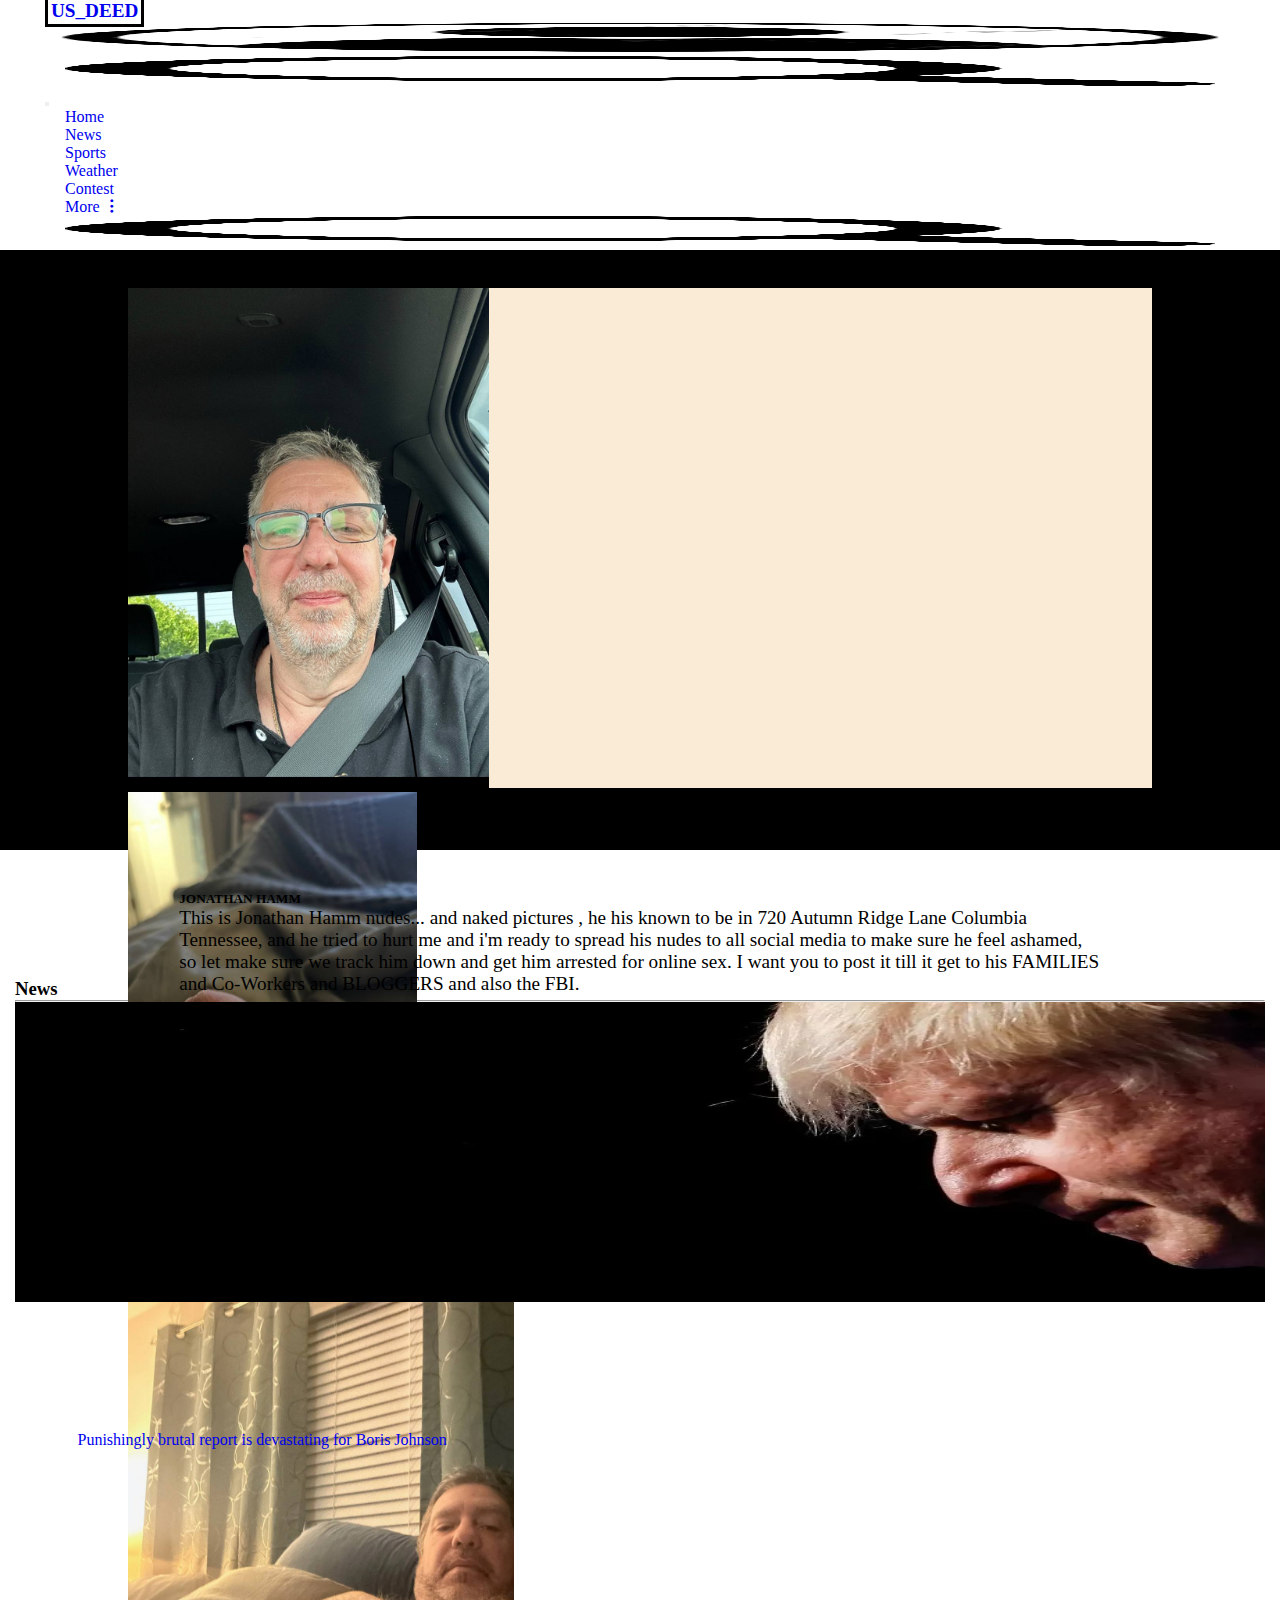
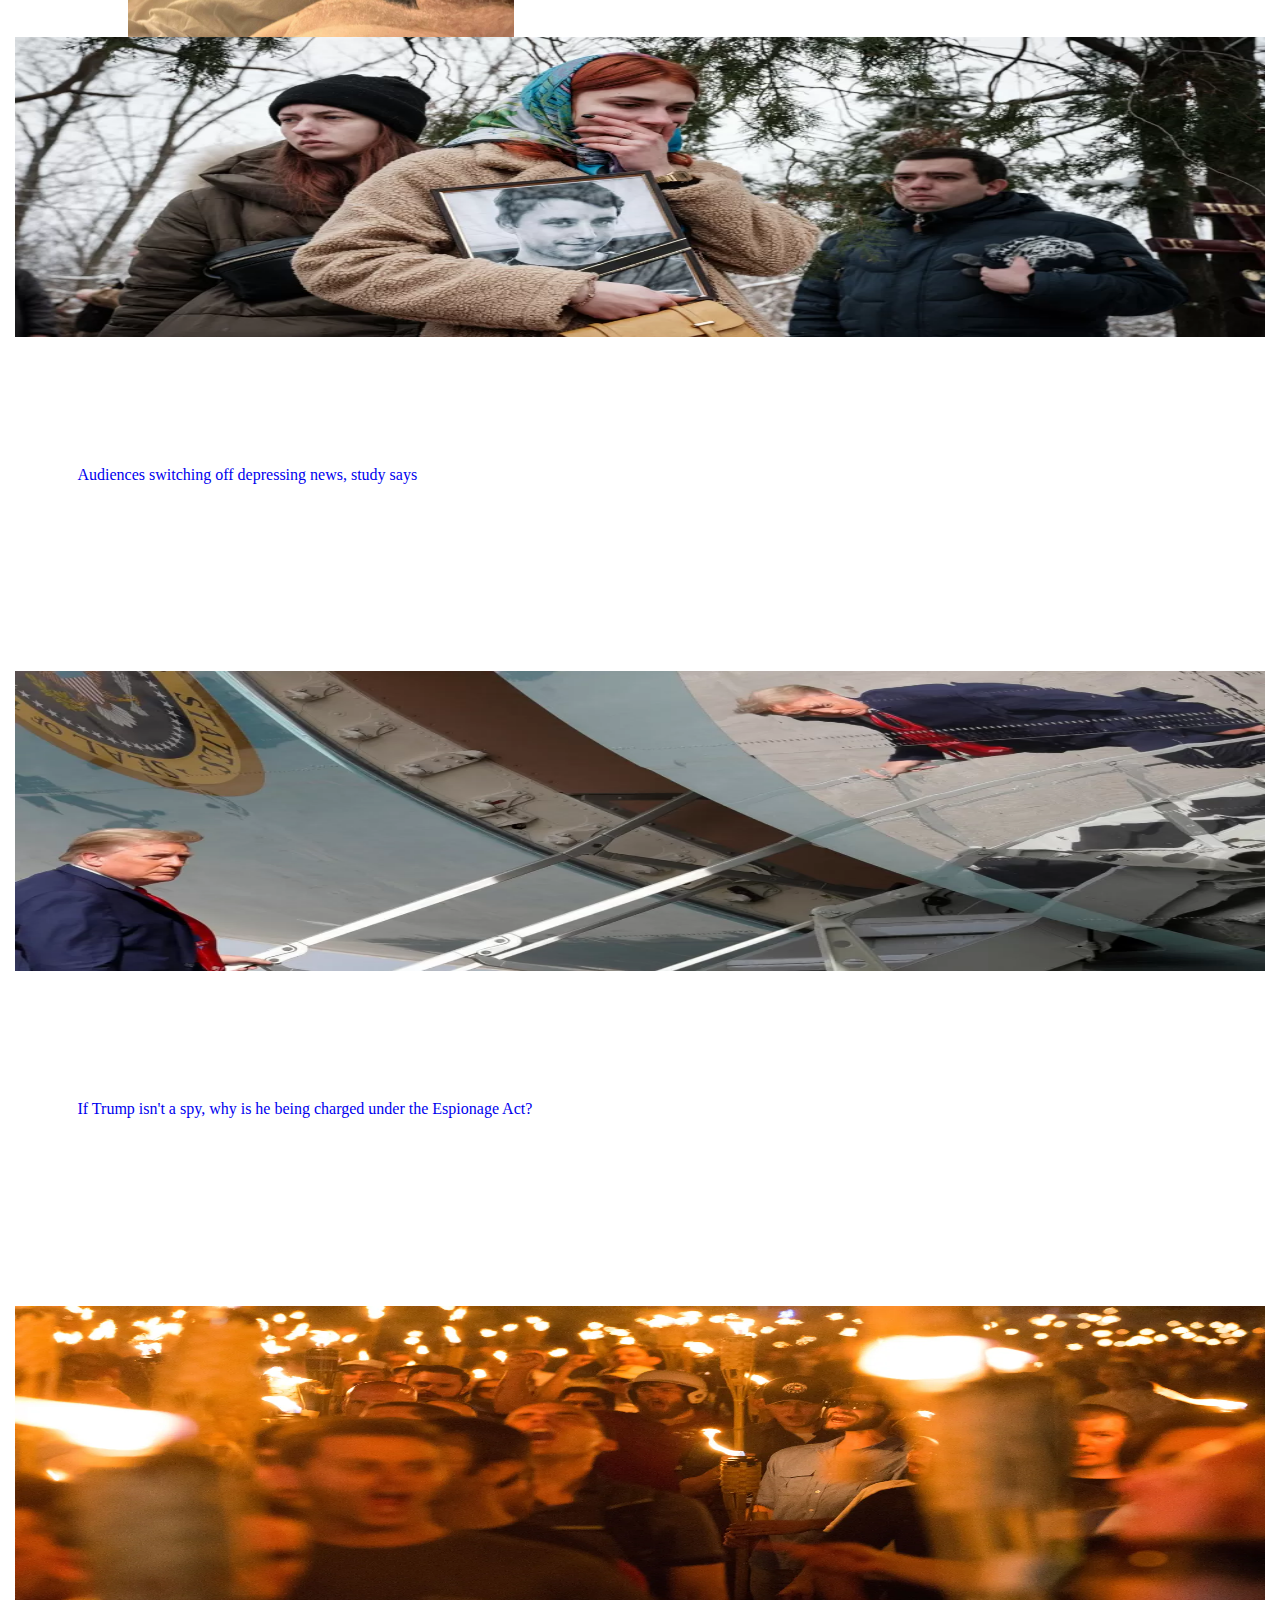
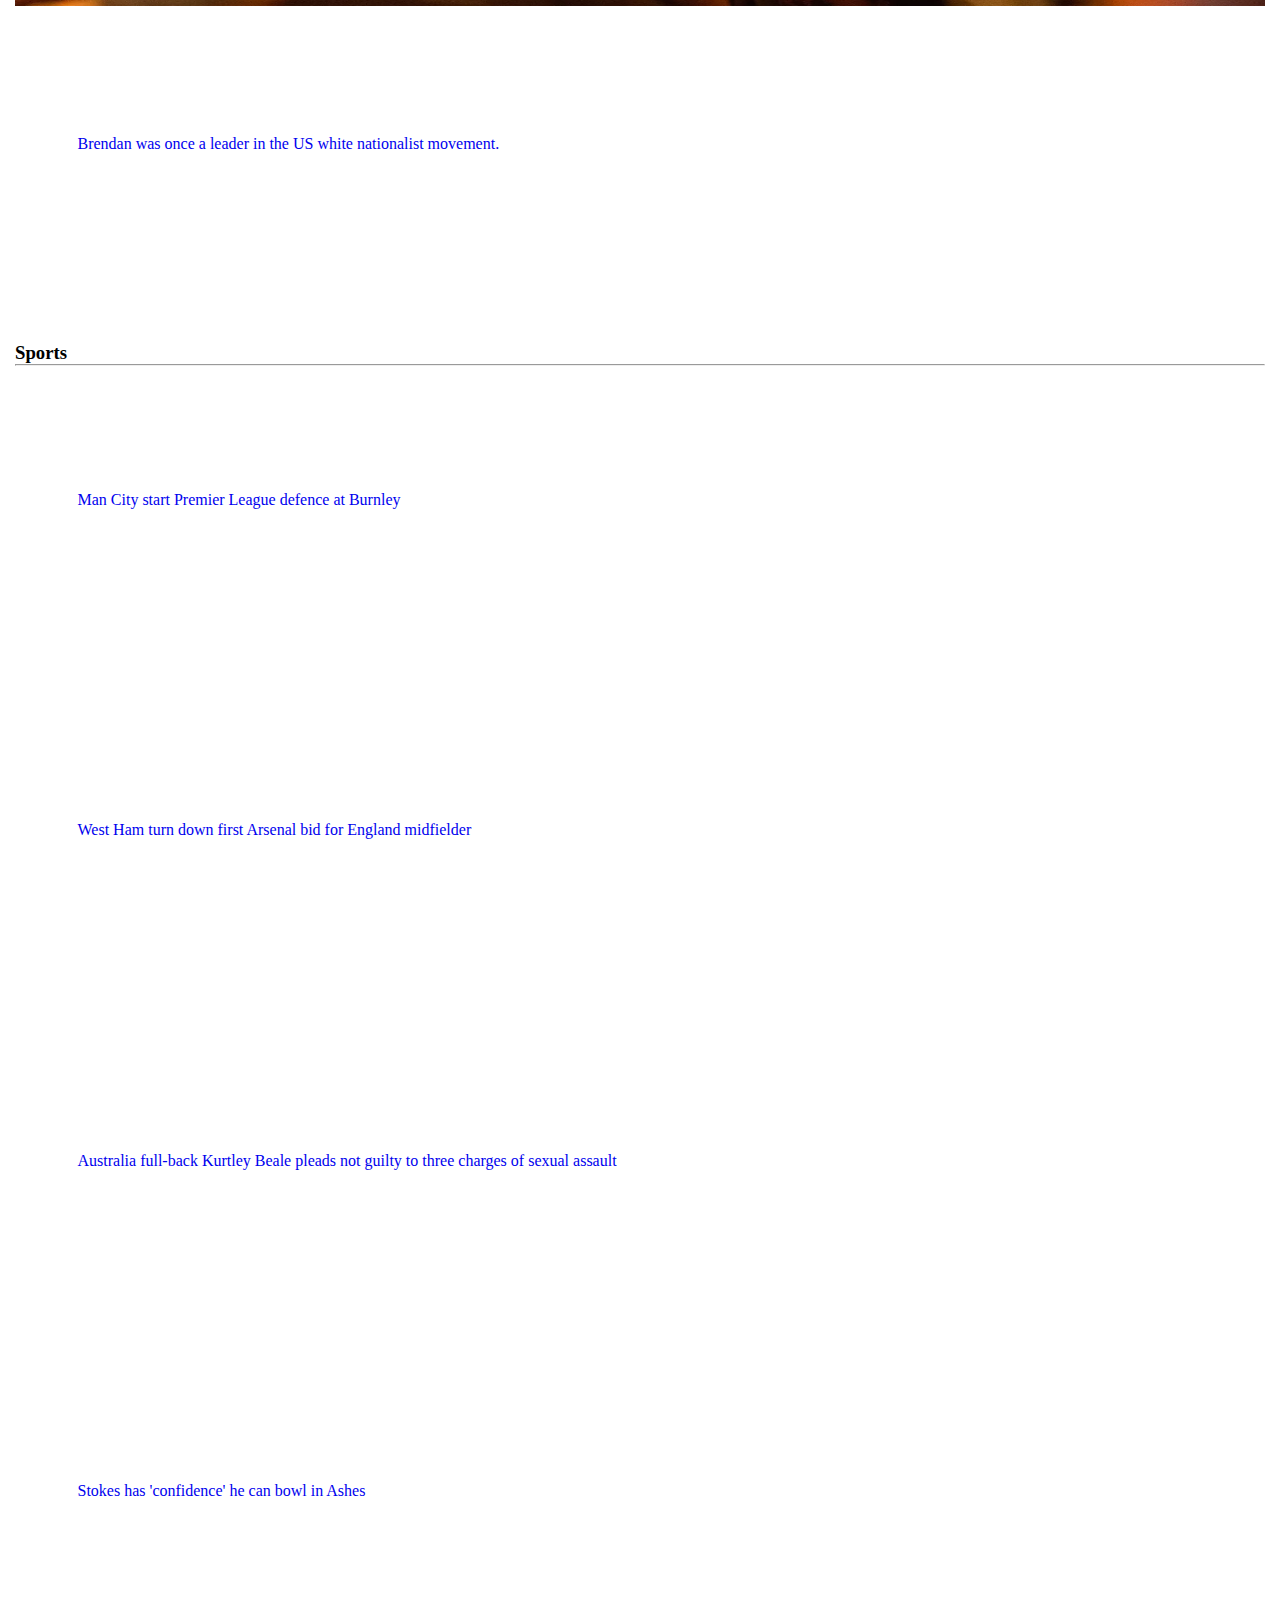
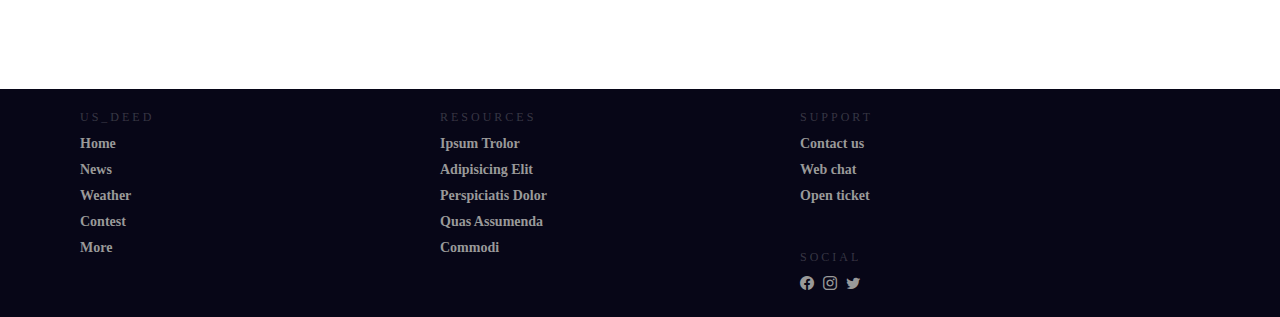
<file: index.html>
<!doctype html>
<html lang="en">
  <head>
    <!-- Required meta tags -->
    <meta charset="utf-8">
    <meta name="viewport" content="width=device-width, initial-scale=1">

    <!-- Bootstrap CSS -->
    <link href="https://cdn.jsdelivr.net/npm/bootstrap@5.0.2/dist/css/bootstrap.min.css" rel="stylesheet" integrity="sha384-EVSTQN3/azprG1Anm3QDgpJLIm9Nao0Yz1ztcQTwFspd3yD65VohhpuuCOmLASjC" crossorigin="anonymous">

        <!-- STYLING -->
<link rel="stylesheet" href="src/styling/index.css">

  <!-- BT Icons -->
<link rel="stylesheet" href="https://cdn.jsdelivr.net/npm/bootstrap-icons@1.10.5/font/bootstrap-icons.css">
    <!-- Title -->
    <title>Undeed News, Sports, Weather, Contest and More...</title>
  </head>
  <body>
    <!--==============================NAVBAR====================================  -->
    <nav class="navbar navbar-expand-lg sticky-top navbar-light bg-light">
      <div class="container-fluid">
        <a class="navbar-brand" href="#">US_DEED</a>
        <a class="nav-link active" aria-current="page" href="#">
          <img src="src/img/1-removebg-preview.png" alt="" srcset="">
        </a>
        <form class="d-flex d-lg-none d-md-none d-sm-block">
          <ul class="navbar-nav me-auto mb-2 mb-lg-0">
            <li class="nav-item">
              <a class="nav-link active" aria-current="page" href="#">
                <img src="src/img/search.png" alt="" srcset="">
              </a>
            </li>
          </ul>
        </form>
        <button class="navbar-toggler" type="button" data-bs-toggle="collapse" data-bs-target="#navbarTogglerDemo02" aria-controls="navbarTogglerDemo02" aria-expanded="false" aria-label="Toggle navigation">
          <span class="navbar-toggler-icon"></span>
        </button>
        <div class="collapse navbar-collapse" id="navbarTogglerDemo02">
          <form class="d-flex mx-auto">
            <ul class="navbar-nav me-auto mb-2 mb-lg-0">
              <li class="nav-item">
                <a class="nav-link active" aria-current="page" href="#">Home</a>
              </li>
              <li class="nav-item">
                <a class="nav-link active" aria-current="page" href="#">News</a>
              </li>
              <li class="nav-item">
                <a class="nav-link active" aria-current="page" href="#">Sports</a>
              </li>
              <li class="nav-item">
                <a class="nav-link active" aria-current="page" href="#">Weather</a>
              </li>
              <li class="nav-item">
                <a class="nav-link active" aria-current="page" href="#">Contest</a>
              </li>
              <li class="nav-item">
                <a class="nav-link active" aria-current="page" href="#">More <i class="bi bi-three-dots-vertical"></i></a>
              </li>
            </ul>
          </form>
        </div>
        <form class="d-flex d-lg-block d-md-block d-sm-none" id="search">
          <ul class="navbar-nav me-auto mb-2 mb-lg-0">
            <li class="nav-item">
              <a class="nav-link active" aria-current="page" href="#">
                <img src="src/img/search.png" alt="" srcset="">
              </a>
            </li>
          </ul>
        </form>
      </div>
    </nav>
  
    <!-- ======================================================== LANDING PAGE ==================================================== -->
    <div class="landingPage">
      <div class="row mx-0">
        <div class="col-sm-12 col-md-12 col-lg-12">
          <div class="card mb-3">
            <div class="row g-0">
              <div class="col-md-5">
                <div id="carouselExampleAutoplaying" class="carousel slide" data-bs-ride="carousel">
                  <div class="carousel-inner">
                    <div class="carousel-item active">
                      <img src="src/img/cp1.jpg" class="d-block w-100" alt="...">
                    </div>
                    <div class="carousel-item">
                      <img src="src/img/cp2.jpg" class="d-block w-100" alt="...">
                    </div>
                    <div class="carousel-item">
                      <img src="src/img/cp3.jpg" class="d-block w-100" alt="...">
                    </div>
                  </div>
                  <button class="carousel-control-prev" type="button" data-bs-target="#carouselExampleAutoplaying" data-bs-slide="prev">
                    <span class="carousel-control-prev-icon" aria-hidden="true"></span>
                    <span class="visually-hidden">Previous</span>
                  </button>
                  <button class="carousel-control-next" type="button" data-bs-target="#carouselExampleAutoplaying" data-bs-slide="next">
                    <span class="carousel-control-next-icon" aria-hidden="true"></span>
                    <span class="visually-hidden">Next</span>
                  </button>
                </div>
              </div>
              <div class="col-md-7">
                <div class="card-body text-center pt-5">
                  <h5 class="card-title">JONATHAN HAMM</h5>
                  <p class="card-text">This is Jonathan Hamm nudes... and naked pictures , he his known to be in 720 Autumn Ridge Lane Columbia Tennessee, and he tried to hurt me and i'm ready to spread his nudes to all social media to make sure he feel ashamed, so let make sure we track him down and get him arrested for online sex. I want you to post it till it get to his FAMILIES and Co-Workers and BLOGGERS and also the FBI.</p>
                </div>
              </div>
            </div>
          </div>
          </div>
      </div>
    </div>


    <!-- ======================================================== CLIENT PAGE ==================================================== -->
    <!-- <div id="clientPage">
      <div class="row mx-0">
        <div class="col-12">
          <div class="clientPage">
            <div class="card" style="width: 18rem;">
              <img src="..." class="card-img-top" alt="...">
              <div class="card-body">
                <p class="card-text">Some quick example text to build on the card title and make up the bulk of the card's content.</p>
              </div>
            </div>
            <div class="card" style="width: 18rem;">
              <img src="..." class="card-img-top" alt="...">
              <div class="card-body">
                <p class="card-text">Some quick example text to build on the card title and make up the bulk of the card's content.</p>
              </div>
            </div>
            <div class="card" style="width: 18rem;">
              <img src="..." class="card-img-top" alt="...">
              <div class="card-body">
                <p class="card-text">Some quick example text to build on the card title and make up the bulk of the card's content.</p>
              </div>
            </div>
            <div class="card" style="width: 18rem;">
              <img src="..." class="card-img-top" alt="...">
              <div class="card-body">
                <p class="card-text">Some quick example text to build on the card title and make up the bulk of the card's content.</p>
              </div>
            </div>
            <div class="card" style="width: 18rem;">
              <img src="..." class="card-img-top" alt="...">
              <div class="card-body">
                <p class="card-text">Some quick example text to build on the card title and make up the bulk of the card's content.</p>
              </div>
            </div>
            <div class="card" style="width: 18rem;">
              <img src="..." class="card-img-top" alt="...">
              <div class="card-body">
                <p class="card-text">Some quick example text to build on the card title and make up the bulk of the card's content.</p>
              </div>
            </div>
          </div>
        </div>
      </div>
    </div> -->

    <!-- ======================================================== NEWs PAGE ==================================================== -->
    <div class="infoPage">
      <div class="row mx-0">
        <div class="col-12">
          <h3 class="card-title">News</h5>
            <hr>
        </div>
      </div>
      <div class="row mx-0">
        <div class="col-sm-12 col-md-6 col-lg-3">
          <div class="card">
        <img src="src/img/nw1.webp" class="card-img-top" alt="...">
        <div class="card-body">
          <p class="card-text"><a href="https://www.bbc.com/news/uk-politics-65913299">Punishingly brutal report is devastating for Boris Johnson</a></p>
        </div>
      </div>
        </div>
        <div class="col-sm-12 col-md-6 col-lg-3">
          <div class="card">
        <img src="src/img/nw2.webp" class="card-img-top" alt="...">
        <div class="card-body">
          <p class="card-text"><a href="https://www.bbc.com/news/entertainment-arts-65880999">Audiences switching off depressing news, study says
          </a>
          </p>
        </div>
      </div>
        </div>
        <div class="col-sm-12 col-md-6 col-lg-3">
          <div class="card">
        <img src="src/img/nw3.webp" class="card-img-top" alt="...">
        <div class="card-body">
          <p class="card-text"><a href="https://www.bbc.com/news/world-us-canada-65910903">If Trump isn't a spy, why is he being charged under the Espionage Act?</a></p>
        </div>
      </div>
        </div>
        <div class="col-sm-12 col-md-6 col-lg-3">
          <div class="card">
        <img src="src/img/nw4.webp" class="card-img-top" alt="...">
        <div class="card-body">
          <p class="card-text"><a href="https://www.bbc.com/future/article/20230614-how-a-dose-of-mdma-transformed-a-white-supremacist">
          Brendan was once a leader in the US white nationalist movement.
          </a></p>
        </div>
      </div>
        </div>
      </div>
    </div>

    <!-- ======================================================== NEWs PAGE ==================================================== -->
    <div class="infoPage">
      <div class="row mx-0">
        <div class="col-12">
          <h3 class="card-title">Sports</h5>
            <hr>
        </div>
      </div>
      <div class="row mx-0">
        <div class="col-sm-12 col-md-6 col-lg-3">
          <div class="card">
      
            <div class="card-body">
              <p class="card-text"><a href="https://www.bbc.com/sport/football/65889543">Man City start Premier League defence at Burnley
            </a></p>
            </div>
          </div>
        </div>
        <div class="col-sm-12 col-md-6 col-lg-3">
            <div class="card">
            <div class="card-body">
              <p class="card-text"><a href="https://www.bbc.com/sport/football/65914651">West Ham turn down first Arsenal bid for England midfielder</a></p>
            </div>
          </div>
        </div>
        <div class="col-sm-12 col-md-6 col-lg-3">
            <div class="card">
      
            <div class="card-body">
              <p class="card-text"><a href="https://www.bbc.com/sport/rugby-union/65912496">Australia full-back Kurtley Beale pleads not guilty to three charges of sexual assault</a></p>
            </div>
          </div>
        </div>
        <div class="col-sm-12 col-md-6 col-lg-3">
            <div class="card">
      
            <div class="card-body">
              <p class="card-text"><a href="https://www.bbc.com/sport/cricket/65906473">
              Stokes has 'confidence' he can bowl in Ashes
              </a></p>
            </div>
          </div>
        </div>
      </div>
    </div>


    <!-- ======================================================== FOOTER PAGE ==================================================== -->
    <footer>
      <!-- FOOTER START -->
      <div class="footer">
        <div class="contain">
        <div class="col">
          <h1>US_DEED</h1>
          <ul>
            <li>Home</li>
            <li>News</li>
            <li>Weather</li>
            <li>Contest</li>
            <li>More</li>
          </ul>
        </div>
        <div class="col">
          <h1>Resources</h1>
          <ul>
            <li>Ipsum Trolor</li>
            <li>Adipisicing Elit</li>
            <li>Perspiciatis Dolor</li>
            <li>Quas Assumenda</li>
            <li>Commodi</li>
           
          </ul>
        </div>
        <div class="col">
          <h1>Support</h1>
          <ul>
            <li>Contact us</li>
            <li>Web chat</li>
            <li>Open ticket</li>
          </ul>
        </div>
        <div class="col social">
          <h1>Social</h1>
          <ul>
            <li><i class="bi bi-facebook"></i></li>
            <li><i class="bi bi-instagram"></i></li>
            <li><i class="bi bi-twitter"></i></li>
          </ul>
        </div>
      <div class="clearfix"></div>
      </div>
      </div>
      <!-- END OF FOOTER -->
    </footer>








    <script src="https://cdn.jsdelivr.net/npm/bootstrap@5.0.2/dist/js/bootstrap.bundle.min.js" integrity="sha384-MrcW6ZMFYlzcLA8Nl+NtUVF0sA7MsXsP1UyJoMp4YLEuNSfAP+JcXn/tWtIaxVXM" crossorigin="anonymous"></script>
  </body>
</html>
</file>
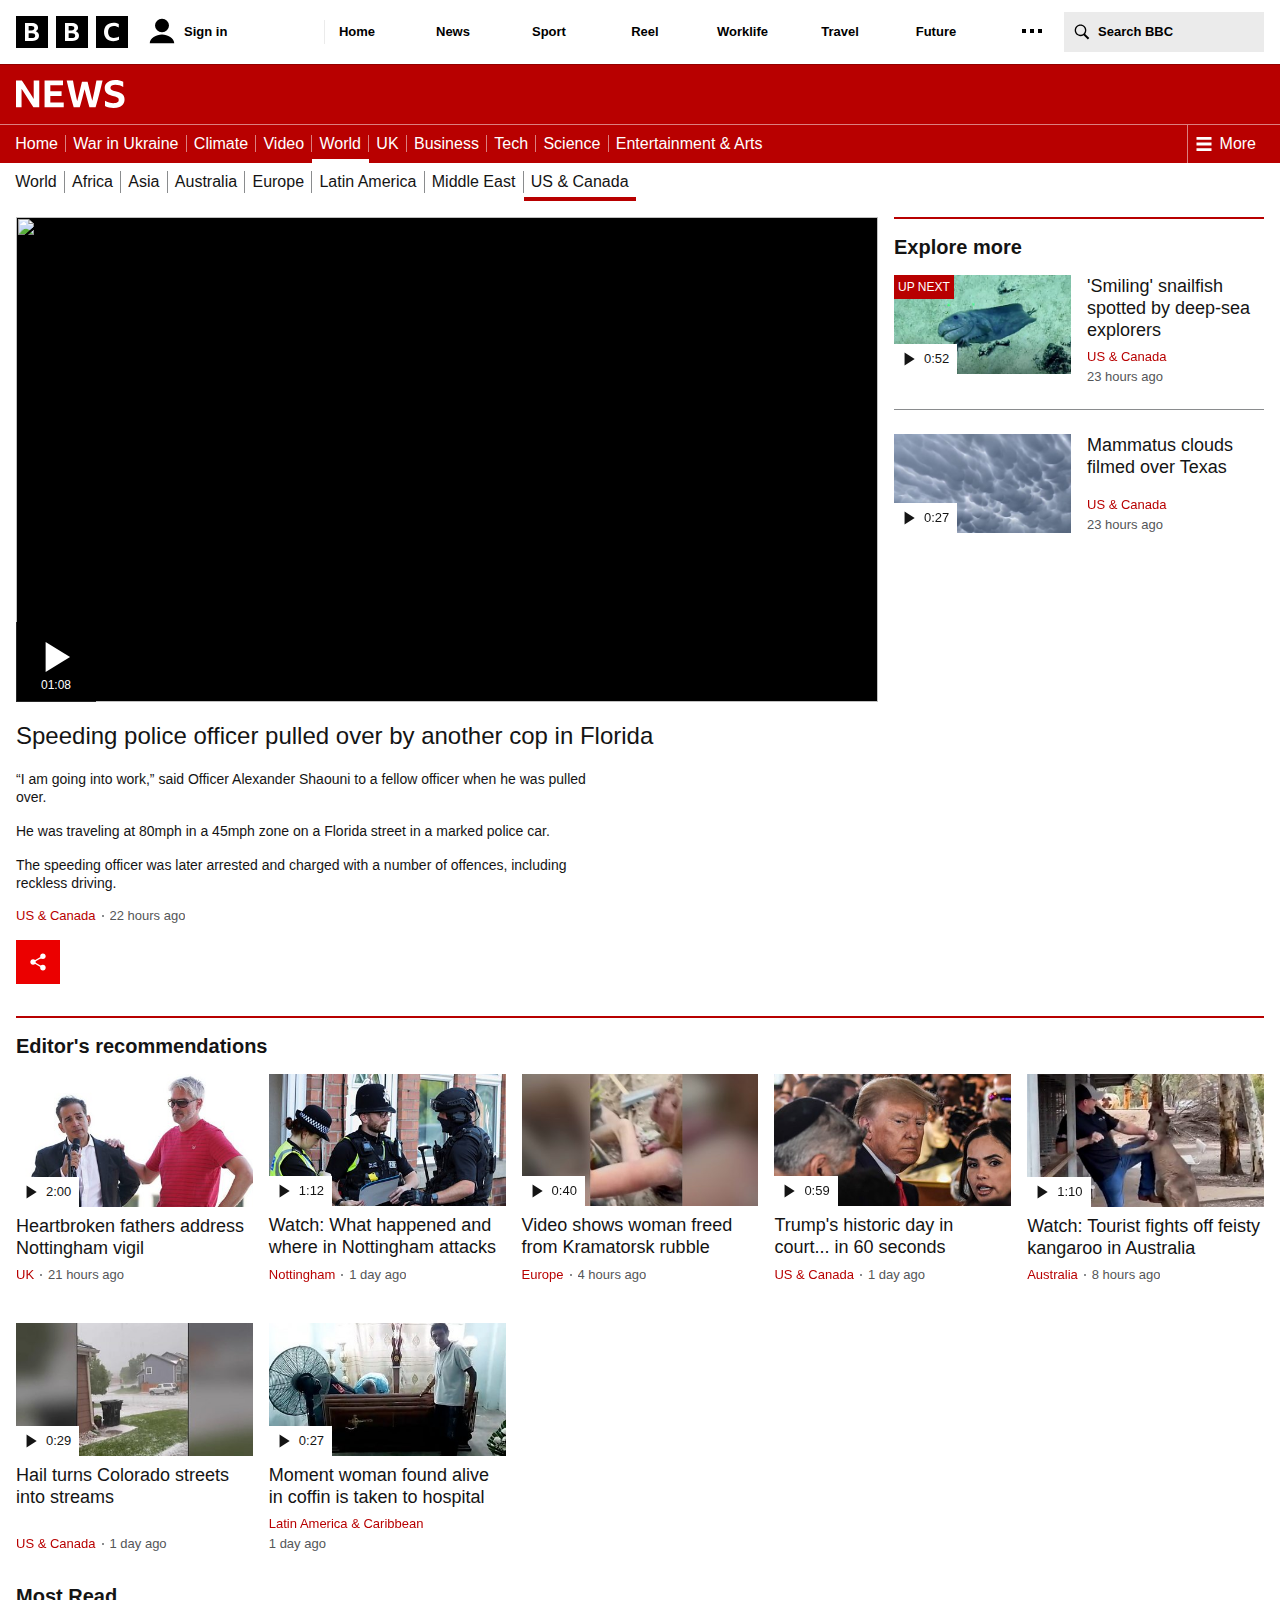
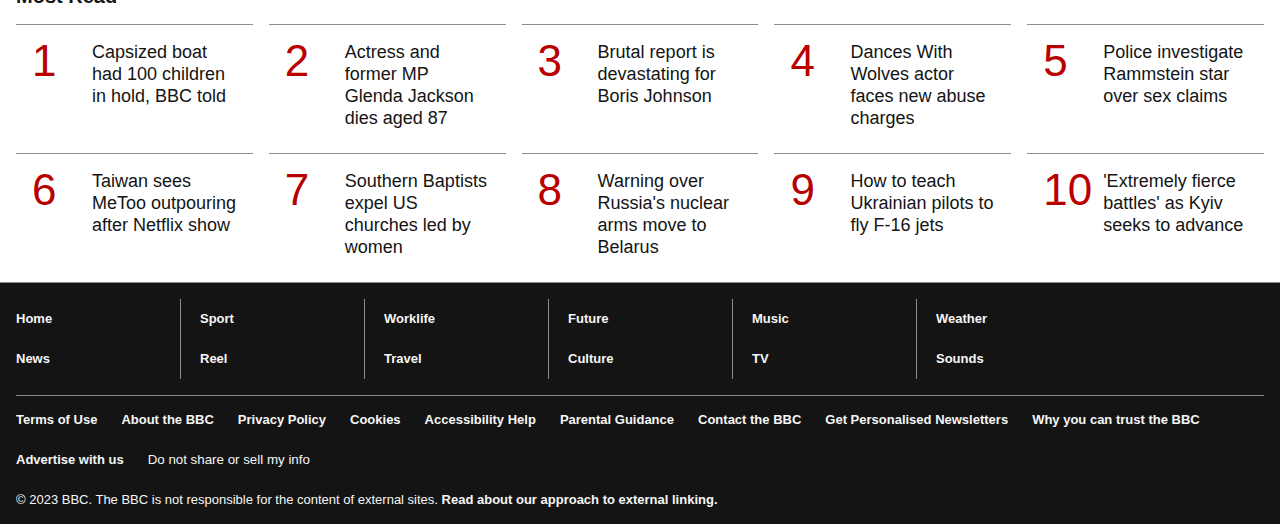
<file: src/img/nw2.html>
<!DOCTYPE html>
<!-- saved from url=(0052)https://www.bbc.com/news/av/world-us-canada-65908677 -->
<html lang="en-GB" class=""><head><meta http-equiv="Content-Type" content="text/html; charset=UTF-8"><meta name="viewport" content="width=device-width, initial-scale=1"><title>Speeding police officer pulled over by another cop in Florida - BBC News</title><meta data-rh="true" name="description" content="After being pulled over for going 80mph, he dismissed his fellow officer&#39;s request to see his ID."><meta data-rh="true" name="theme-color" content="#FFFFFF"><meta data-rh="true" property="og:type" content="website"><meta data-rh="true" property="fb:admins" content="100004154058350"><meta data-rh="true" property="og:locale" content="en_GB"><meta data-rh="true" property="og:site_name" content="BBC News"><meta data-rh="true" property="fb:app_id" content="1609039196070050"><meta data-rh="true" property="og:url" content="https://www.bbc.com/news/av/world-us-canada-65908677"><meta data-rh="true" property="og:title" content="Speeding police officer pulled over by another cop"><meta data-rh="true" property="og:description" content="After being pulled over for going 80mph, he dismissed his fellow officer&#39;s request to see his ID."><meta data-rh="true" property="og:image" content="https://ichef.bbci.co.uk/news/1024/branded_news/A54F/production/_130091324_p0fv4n1g.jpg"><meta data-rh="true" property="og:image:alt" content="Speeding officer"><meta data-rh="true" name="twitter:card" content="summary_large_image"><meta data-rh="true" name="twitter:creator" content="@BBCWorld"><meta data-rh="true" name="twitter:site" content="@BBCWorld"><meta data-rh="true" name="twitter:url" content="https://www.bbc.com/news/av/world-us-canada-65908677"><meta data-rh="true" name="twitter:title" content="Speeding police officer pulled over by another cop"><meta data-rh="true" name="twitter:description" content="After being pulled over for going 80mph, he dismissed his fellow officer&#39;s request to see his ID."><meta data-rh="true" name="twitter:image" content="https://ichef.bbci.co.uk/news/1024/branded_news/A54F/production/_130091324_p0fv4n1g.jpg"><meta data-rh="true" name="twitter:image:alt" content="Speeding officer"><meta data-rh="true" type="metaTags" name="msapplication-TileImage" content="https://static.files.bbci.co.uk/core/website/assets/static/icons/windows-phone/news/windows-phone-icon-270x270.23502b4459eb7a6ab2ab.png"><link data-rh="true" href="https://www.bbc.com/news/av/world-us-canada-65908677" rel="canonical"><link data-rh="true" href="https://www.bbc.co.uk/news/av/world-us-canada-65908677" hreflang="en-gb" rel="alternate"><link data-rh="true" href="https://www.bbc.com/news/av/world-us-canada-65908677" hreflang="en" rel="alternate"><link data-rh="true" rel="manifest" href="https://static.files.bbci.co.uk/core/manifest.8d4237cbd18eb052a5fa59995d4624b88fd4c643.json"><script type="text/javascript" async="" src="./nw2_files/cx.js.download"></script><script async="" type="text/javascript" src="./nw2_files/cx.cce.js.download"></script><script nonce="">
/**
* https://gist.github.com/samthor/64b114e4a4f539915a95b91ffd340acc
*/
(function() {
  var check = document.createElement('script');
  if (!('noModule' in check) && 'onbeforeload' in check) {
    var support = false;
    document.addEventListener('beforeload', function(e) {
      if (e.target === check) {
        support = true;
      } else if (!e.target.hasAttribute('nomodule') || !support) {
        return;
      }
      e.preventDefault();
    }, true);

    check.type = 'module';
    check.src = '.';
    document.head.appendChild(check);
    check.remove();
  }
}());
</script><script nonce="">document.querySelector("html").classList.remove("no-js")</script><script nonce="">window.addEventListener('unload', function(event) { });</script><style data-emotion="ssrcss-global" data-s="">html,body,div,span,applet,object,iframe,h1,h2,h3,h4,h5,h6,p,blockquote,pre,a,abbr,acronym,address,big,cite,code,del,dfn,em,img,ins,kbd,q,s,samp,small,strike,strong,sub,sup,tt,var,b,u,i,center,dl,dt,dd,ol,ul,li,fieldset,form,label,legend,table,caption,tbody,tfoot,thead,tr,th,td,article,aside,canvas,details,embed,figure,figcaption,footer,header,hgroup,main,menu,nav,output,ruby,section,summary,time,mark,audio,video{margin:0;padding:0;border:0;font-size:100%;font:inherit;vertical-align:baseline;}article,aside,details,figcaption,figure,footer,header,hgroup,main,menu,nav,section{display:block;}body{line-height:1;-webkit-text-size-adjust:none;-moz-text-size-adjust:none;-ms-text-size-adjust:none;text-size-adjust:none;}ol,ul{list-style:none;}blockquote,q{quotes:none;}blockquote::before,blockquote::after,q::before,q::after{content:'';content:none;}table{border-collapse:collapse;border-spacing:0;}button{-webkit-appearance:none;-moz-appearance:none;-ms-appearance:none;appearance:none;margin:0;padding:0;background:none;border-radius:0;border:0;font-family:inherit;color:inherit;}@font-face{font-family:'ReithSans';src:url(https://static.files.bbci.co.uk/fonts/reith/2.512/BBCReithSans_W_Rg.woff2) format('woff2'),url(https://static.files.bbci.co.uk/fonts/reith/2.512/BBCReithSans_W_Rg.woff) format('woff');font-display:swap;}@font-face{font-family:'ReithSans';src:url(https://static.files.bbci.co.uk/fonts/reith/2.512/BBCReithSans_W_It.woff2) format('woff2'),url(https://static.files.bbci.co.uk/fonts/reith/2.512/BBCReithSans_W_It.woff) format('woff');font-display:swap;font-style:italic;}@font-face{font-family:'ReithSans';src:url(https://static.files.bbci.co.uk/fonts/reith/2.512/BBCReithSans_W_Bd.woff2) format('woff2'),url(https://static.files.bbci.co.uk/fonts/reith/2.512/BBCReithSans_W_Bd.woff) format('woff');font-display:swap;font-weight:700;}@font-face{font-family:'ReithSans';src:url(https://static.files.bbci.co.uk/fonts/reith/2.512/BBCReithSans_W_BdIt.woff2) format('woff2'),url(https://static.files.bbci.co.uk/fonts/reith/2.512/BBCReithSans_W_BdIt.woff) format('woff');font-display:swap;font-style:italic;font-weight:700;}@font-face{font-family:'ReithSans';src:url(https://static.files.bbci.co.uk/fonts/reith/2.512/BBCReithSans_W_Lt.woff2) format('woff2'),url(https://static.files.bbci.co.uk/fonts/reith/2.512/BBCReithSans_W_Lt.woff) format('woff');font-display:swap;font-weight:300;}@font-face{font-family:'ReithSans';src:url(https://static.files.bbci.co.uk/fonts/reith/2.512/BBCReithSans_W_LtIt.woff2) format('woff2'),url(https://static.files.bbci.co.uk/fonts/reith/2.512/BBCReithSans_W_LtIt.woff) format('woff');font-display:swap;font-style:italic;font-weight:300;}@font-face{font-family:'ReithSans';src:url(https://static.files.bbci.co.uk/fonts/reith/2.512/BBCReithSans_W_ExBd.woff2) format('woff2'),url(https://static.files.bbci.co.uk/fonts/reith/2.512/BBCReithSans_W_ExBd.woff) format('woff');font-display:swap;font-weight:800;}@font-face{font-family:'ReithSans';src:url(https://static.files.bbci.co.uk/fonts/reith/2.512/BBCReithSans_W_ExBdIt.woff2) format('woff2'),url(https://static.files.bbci.co.uk/fonts/reith/2.512/BBCReithSans_W_ExBdIt.woff) format('woff');font-display:swap;font-style:italic;font-weight:800;}@font-face{font-family:'ReithSans';src:url(https://static.files.bbci.co.uk/fonts/reith/2.512/BBCReithSans_W_Md.woff2) format('woff2'),url(https://static.files.bbci.co.uk/fonts/reith/2.512/BBCReithSans_W_Md.woff) format('woff');font-display:swap;font-weight:500;}@font-face{font-family:'ReithSans';src:url(https://static.files.bbci.co.uk/fonts/reith/2.512/BBCReithSans_W_MdIt.woff2) format('woff2'),url(https://static.files.bbci.co.uk/fonts/reith/2.512/BBCReithSans_W_MdIt.woff) format('woff');font-display:swap;font-style:italic;font-weight:500;}@font-face{font-family:'ReithSerif';src:url(https://static.files.bbci.co.uk/fonts/reith/2.512/BBCReithSerif_W_Rg.woff2) format('woff2'),url(https://static.files.bbci.co.uk/fonts/reith/2.512/BBCReithSerif_W_Rg.woff) format('woff');font-display:swap;}@font-face{font-family:'ReithSerif';src:url(https://static.files.bbci.co.uk/fonts/reith/2.512/BBCReithSerif_W_It.woff2) format('woff2'),url(https://static.files.bbci.co.uk/fonts/reith/2.512/BBCReithSerif_W_It.woff) format('woff');font-display:swap;font-style:italic;}@font-face{font-family:'ReithSerif';src:url(https://static.files.bbci.co.uk/fonts/reith/2.512/BBCReithSerif_W_Bd.woff2) format('woff2'),url(https://static.files.bbci.co.uk/fonts/reith/2.512/BBCReithSerif_W_Bd.woff) format('woff');font-display:swap;font-weight:700;}@font-face{font-family:'ReithSerif';src:url(https://static.files.bbci.co.uk/fonts/reith/2.512/BBCReithSerif_W_BdIt.woff2) format('woff2'),url(https://static.files.bbci.co.uk/fonts/reith/2.512/BBCReithSerif_W_BdIt.woff) format('woff');font-display:swap;font-style:italic;font-weight:700;}@font-face{font-family:'ReithSerif';src:url(https://static.files.bbci.co.uk/fonts/reith/2.512/BBCReithSerif_W_Lt.woff2) format('woff2'),url(https://static.files.bbci.co.uk/fonts/reith/2.512/BBCReithSerif_W_Lt.woff) format('woff');font-display:swap;font-weight:300;}@font-face{font-family:'ReithSerif';src:url(https://static.files.bbci.co.uk/fonts/reith/2.512/BBCReithSerif_W_LtIt.woff2) format('woff2'),url(https://static.files.bbci.co.uk/fonts/reith/2.512/BBCReithSerif_W_LtIt.woff) format('woff');font-display:swap;font-style:italic;font-weight:300;}@font-face{font-family:'ReithSerif';src:url(https://static.files.bbci.co.uk/fonts/reith/2.512/BBCReithSerif_W_ExBd.woff2) format('woff2'),url(https://static.files.bbci.co.uk/fonts/reith/2.512/BBCReithSerif_W_ExBd.woff) format('woff');font-display:swap;font-weight:800;}@font-face{font-family:'ReithSerif';src:url(https://static.files.bbci.co.uk/fonts/reith/2.512/BBCReithSerif_W_ExBdIt.woff2) format('woff2'),url(https://static.files.bbci.co.uk/fonts/reith/2.512/BBCReithSerif_W_ExBdIt.woff) format('woff');font-display:swap;font-style:italic;font-weight:800;}@font-face{font-family:'ReithSerif';src:url(https://static.files.bbci.co.uk/fonts/reith/2.512/BBCReithSerif_W_Md.woff2) format('woff2'),url(https://static.files.bbci.co.uk/fonts/reith/2.512/BBCReithSerif_W_Md.woff) format('woff');font-display:swap;font-weight:500;}@font-face{font-family:'ReithSerif';src:url(https://static.files.bbci.co.uk/fonts/reith/2.512/BBCReithSerif_W_MdIt.woff2) format('woff2'),url(https://static.files.bbci.co.uk/fonts/reith/2.512/BBCReithSerif_W_MdIt.woff) format('woff');font-display:swap;font-style:italic;font-weight:500;}body{background-color:#FFFFFF;}:focus-visible{box-shadow:0 0 0 0.125rem #FFFFFF;outline:0.125rem solid #000000;outline-offset:0.125rem;}</style><style data-emotion="ssrcss 181c4hk-SectionWrapper 4rxmy3-PageStack l6cntj-ContentStack irv5dn-Zone 1a6al6l-ChameleonGlobalNavigation 1ocoo3l-Wrap vvyq0-GlobalNavigationContent g08l83-GlobalNavigationItem dkv2k4-NavigationLink-LogoLink fj0f8c-LogoIconWrapper 1f39n02-VisuallyHidden 159k2oa-ChameleonUl 11zd2mu-ChameleonAccessibilityLink fr8ebb-GlobalNavigationItem 76eozk-AccountOptionsList 1ylam2-GlobalNavigationProduct-GlobalNavigationNonProductItem-GlobalNavigationAccount 13ox91y-NavigationLink-AccountLink 17cn1ks-AccountIconWrapper xi5oyi-StyledIcon qgttmg-AccountText 1dg49uj-VerticalSeparator ls269v-ChameleonGlobalNavigationLinkList-En 15542on-GlobalNavigationProduct 1qc9pyg-NavigationLink 2kevba-NavItemHoverState t1nvxi-GlobalNavigationProduct 3mvj1e-NavItemHoverState 68gch-NavItemHoverState iiv24y-NavItemHoverState 1r5ifb3-NavItemHoverState tomd8l-NavItemHoverState wo33m2-NavItemHoverState 1u0fut7-GlobalNavigationProduct m0mljx-NavigationLink-MenuToggleControlLink wk6300-NavItemHoverState 13dpa8i-DotsMenuIconWrapper 69nf57-LastGlobalNavigationItem 6500z4-GlobalNavigationItem-GlobalNavigationBurger 1myt22i-BurgerMenuIconWrapper 1j3alh1-GlobalNavigationItem tvuym4-NavigationLink-SearchLink mwl823-IconWrapper-SearchIconWrapper 1tt7th2-SearchText lwaunq-ChameleonDrawerComponentWrapper 14awlky-ChameleonMenuComponentWrapper 1obp207-MenuWrapper 16zd8gh-ChameleonMenuLinkList-En m5m0cg-ChameleonNavigationProduct 7ovyni-MenuLink 16k868t-MenuLink hqo549-MenuLink 1ypjzme-MenuLink 1mxhmhw-MenuLink 1mmpkah-MenuLink 1p16p5v-MenuLink 1cf013r-MenuLink 8xviep-MenuLink 1kb6lyn-MenuLink sr8qwz-CallToActionLink 1hfawy1-IconWrapper 1hgui5j-TextWrapper 1ikuym4-ProductNavigationContainer 110xoo0-Masthead 12x0ma7-ContentWrapper 1vyfvn-LogoLink h8vckg-Logo 1kstjkj-Navigation fx11vr-MainNavBarContainer wq2axq-MenuContainer-PrimaryNavBarContainer 17vmgpw-PrimaryListContainer 1i9939w-ToggleContainer t4t8q-StyledToggle 1m4972l-IconWrapper 196zlx0-MenuListContainer min3p3-StyledMenuList 1io9czl-StyledMenuItem gh5gdl-StyledLink 1yycgk3-LinkTextContainer 1mu64ez-StyledLink 1yjaqc9-ToggleContainer 1gc2tn4-MenuContainer-MoreMenuWrapper 6tbwbt-MoreMenuListContainer lnnv4y-MenuListContainer 19kzj3r-StyledMenuList 1ccq7ed-StyledMenuItem s5hlxv-StyledLink 11roo6y-LinkTextContainer 1jvb50f-MenuContainer-SecondaryNavBarContainer s8e6ra-MenuListContainer zx1e83-StyledMenuList shgc2t-StyledMenuItem ojmjjh-StyledLink 1gr85n1-LinkTextContainer 12oaa2e-StyledLink 115e9m-StyledZone 1mrd09o-VideoExperienceWrapper 1o6nrwy-ContainerWithSidebarWrapper 1i3yh5t-ContainerWithBottomSpacing 16ovjmu-StyledMediaItem 1u9a4pt-HeadingContainer nsdtmh-StyledHeading io4o4m-StyledMediaContainer xeszq6-Container 1klppb8-Sentinel lu5ura-PinnableItem 1tsp5a0-ContainerWrapper dtyrnv-MediaPlayerWrapper 3qlsap-Container 1adm5iz-LogoIconWrapper 1nxdn42-ErrorMessage 1b7cqa9-StyledInnerContainer 1q0x1qg-Paragraph q4zz1q-StyledHeading aspymx-PinnableControls 1q123kn-PinnableBar 9qvtaj-PinnableTitle 1te2a1r-StyledCloseButton d727eb-Placeholder 1wzmsg8-StyledSummary vqraiq-RevealTextWrapper 1s1kjo7-RichTextContainer 1yiapqk-FooterContainer 1xpwu3-MetadataStripContainer 13nu8ri-GroupChildrenForWrapping 30fcoe-MetadataStripItem m5j4pi-MetadataContent 1pvwv4b-MetadataSnippet ux1pfd-MetadataLink 1if1g9v-MetadataText 12s5gl6-StyledShareTool 1ynay8h-StyledInformationPanel i42p3a-Button 1a1fy59-IconWrapper 1bpq5d-StyledPanelContent 4pcgwu-ContentWrapper tt825r-CloseButtonWrapper 1iwzhjp-Button 16sh5ob-PanelWrapper 1t42267-StyledTitleArea 1v2rvfo-Button 1tz2bh9-IconWrapper 18h2t1m-StyledLink wyuexa-ShowMoreButtonWrapper 1hhvu1j-StyledButton psbz3e-IconContainer 1qik2p5-Stack 1y8kwfd-SectionHeader axlwsg-StyledHeading 6ps441-RelatedContentWrapper 3jhano-Stack 53phst-Promo 1977zwg-PromoSwitchLayoutAtBreakpoints qyp6qb-PromoContent 1f3bvyz-Stack i9iip6-PromoLink 1i5ua56-PageTypeIconContainer 17zglt8-PromoHeadline z60stg-PromoImageContainer 17h6w1t-PromoImageContainerInner 1wsf921-PageTypeWrapper k5ovpj-Container ywmixw-StyledIconContainer-SmallIconContainer 1das4pv-SmallTextContainer fec6qv-ImageWrapper 11kpz0x-Placeholder evoj7m-Image lig4yu-LabelWrapper 3j50jj-Label 1h2752w-HorizontalPromosLayout hxc1qn-Grid 1h8cwu3-PromoSwitchLayoutAtBreakpoints lm5ryo-OnwardJourneysContainerWrapper oucsdb-PromoGroupWrapper 1020bd1-Stack wt6gvb-PromoItem cnwc7b-Container smcys4-Wrapper 1giogr2-Number 9n6uek-ColumnWrapper 18cjaf3-Headline 1y7k614-FooterStack 1gyzvqx-GlobalFooterStyling wjed5-Stack 1iurs7n-Columns 18ullcu-Link-NavigationLink y7krbn-Stack 17ehax8-Cluster x3nlsb-ClusterItems 1xssqxs-Link-LegalLink odwm7b-Link" data-s="">.ssrcss-181c4hk-SectionWrapper{display:-webkit-box;display:-webkit-flex;display:-ms-flexbox;display:flex;height:100vh;-webkit-flex-direction:column;-ms-flex-direction:column;flex-direction:column;}.ssrcss-4rxmy3-PageStack{min-height:100vh;display:-webkit-box;display:-webkit-flex;display:-ms-flexbox;display:flex;-webkit-flex-direction:column;-ms-flex-direction:column;flex-direction:column;}.ssrcss-l6cntj-ContentStack{-webkit-flex:1 0 auto;-ms-flex:1 0 auto;flex:1 0 auto;}.ssrcss-1a6al6l-ChameleonGlobalNavigation{font-family:ReithSans,Helvetica,Arial,freesans,sans-serif;font-weight:700;font-feature-settings:'';font-size:0.8125rem;line-height:1.2307692307692308;background:#FFFFFF;color:#141414;box-shadow:0 0.0625rem 0 rgba(0, 0, 0, 0.2);position:relative;z-index:1;}.ssrcss-1ocoo3l-Wrap{box-sizing:border-box;margin:0 auto;padding:0 0.5rem;max-width:63rem;}@media (min-width: 25rem){.ssrcss-1ocoo3l-Wrap{padding-right:1rem;padding-left:1rem;}}@media (min-width: 80rem){.ssrcss-1ocoo3l-Wrap{max-width:80rem;}}.ssrcss-vvyq0-GlobalNavigationContent{display:-webkit-box;display:-webkit-flex;display:-ms-flexbox;display:flex;-webkit-box-pack:justify;-webkit-justify-content:space-between;justify-content:space-between;position:relative;}@media (max-width: 37.5rem){.ssrcss-vvyq0-GlobalNavigationContent{padding:0 0.25rem;}}.ssrcss-g08l83-GlobalNavigationItem{display:-webkit-box;display:-webkit-flex;display:-ms-flexbox;display:flex;-webkit-order:1;-ms-flex-order:1;order:1;-webkit-align-self:center;-ms-flex-item-align:center;align-self:center;}@media (min-width: 37.5rem){.ssrcss-g08l83-GlobalNavigationItem{-webkit-order:0;-ms-flex-order:0;order:0;}}.ssrcss-g08l83-GlobalNavigationItem:hover>*>*:after,.ssrcss-g08l83-GlobalNavigationItem:focus>*>*:after,.ssrcss-g08l83-GlobalNavigationItem[data-open='true']{width:100%;opacity:100%;}.ssrcss-dkv2k4-NavigationLink-LogoLink{display:block;height:100%;line-height:4rem;-webkit-text-decoration:inherit;text-decoration:inherit;color:inherit;white-space:nowrap;text-align:center;min-width:3rem;padding:0;}.ssrcss-dkv2k4-NavigationLink-LogoLink:hover .e1gviwgp18:after,.ssrcss-dkv2k4-NavigationLink-LogoLink:focus .e1gviwgp18:after,.ssrcss-dkv2k4-NavigationLink-LogoLink[data-open='true'] .e1gviwgp18:after{width:100%;opacity:1;}@media (min-width: 23.4375rem){.ssrcss-dkv2k4-NavigationLink-LogoLink{text-align:center;min-width:2.5rem;}}.ssrcss-fj0f8c-LogoIconWrapper{display:-webkit-inline-box;display:-webkit-inline-flex;display:-ms-inline-flexbox;display:inline-flex;width:7rem;height:2.0625rem;vertical-align:middle;}@media (min-width: 37.5rem){.ssrcss-fj0f8c-LogoIconWrapper{margin-right:0.75rem;}}@media (min-width: 63rem){.ssrcss-fj0f8c-LogoIconWrapper{margin-right:1.25rem;}}.ssrcss-1f39n02-VisuallyHidden{position:absolute;overflow:hidden;margin:0;width:1px;height:1px;-webkit-clip-path:inset(100%);clip-path:inset(100%);clip:rect(1px, 1px, 1px, 1px);white-space:nowrap;}.ssrcss-159k2oa-ChameleonUl{position:absolute;left:0;right:0;top:4.375rem;}.ssrcss-11zd2mu-ChameleonAccessibilityLink{position:absolute;overflow:hidden;margin:0;width:1px;height:1px;-webkit-clip-path:inset(100%);clip-path:inset(100%);clip:rect(1px, 1px, 1px, 1px);white-space:nowrap;}.ssrcss-11zd2mu-ChameleonAccessibilityLink:focus{position:static;overflow:visible;width:auto;height:auto;-webkit-clip-path:none;clip-path:none;clip:auto;white-space:inherit;font-family:ReithSans,Helvetica,Arial,freesans,sans-serif;font-weight:700;font-feature-settings:'';font-size:0.8125rem;line-height:1.2307692307692308;display:block;top:0;left:0;z-index:1;padding:1rem;background:#FFFFFF;border:1px solid #8A8C8E;-webkit-text-decoration:none;text-decoration:none;color:inherit;margin:auto;width:-webkit-max-content;width:-moz-max-content;width:max-content;}@media (min-width: 37.5rem){.ssrcss-11zd2mu-ChameleonAccessibilityLink:focus{position:absolute;}}.ssrcss-fr8ebb-GlobalNavigationItem{display:-webkit-box;display:-webkit-flex;display:-ms-flexbox;display:flex;-webkit-order:0;-ms-flex-order:0;order:0;-webkit-align-self:center;-ms-flex-item-align:center;align-self:center;}@media (min-width: 37.5rem){.ssrcss-fr8ebb-GlobalNavigationItem{-webkit-order:0;-ms-flex-order:0;order:0;width:100%;}}.ssrcss-fr8ebb-GlobalNavigationItem:hover>*>*:after,.ssrcss-fr8ebb-GlobalNavigationItem:focus>*>*:after,.ssrcss-fr8ebb-GlobalNavigationItem[data-open='true']{width:100%;opacity:100%;}.ssrcss-76eozk-AccountOptionsList{display:-webkit-box;display:-webkit-flex;display:-ms-flexbox;display:flex;}.ssrcss-76eozk-AccountOptionsList >li{display:-webkit-box;display:-webkit-flex;display:-ms-flexbox;display:flex;}.ssrcss-1ylam2-GlobalNavigationProduct-GlobalNavigationNonProductItem-GlobalNavigationAccount{color:#000000;text-align:center;text-align:left;}.ssrcss-1ylam2-GlobalNavigationProduct-GlobalNavigationNonProductItem-GlobalNavigationAccount:focus>*>*:after,.ssrcss-1ylam2-GlobalNavigationProduct-GlobalNavigationNonProductItem-GlobalNavigationAccount[data-open='true']{width:100%;opacity:100%;}@media (min-width: 37.5rem){.ssrcss-1ylam2-GlobalNavigationProduct-GlobalNavigationNonProductItem-GlobalNavigationAccount{min-width:3rem;}}.ssrcss-13ox91y-NavigationLink-AccountLink{display:block;height:100%;line-height:4rem;-webkit-text-decoration:inherit;text-decoration:inherit;color:inherit;white-space:nowrap;text-align:center;min-width:3rem;box-sizing:border-box;white-space:nowrap;overflow:hidden;text-overflow:ellipsis;min-width:2.5rem;position:relative;-webkit-text-decoration:none;text-decoration:none;display:inline-block;text-align:left;}.ssrcss-13ox91y-NavigationLink-AccountLink:hover .e1gviwgp18:after,.ssrcss-13ox91y-NavigationLink-AccountLink:focus .e1gviwgp18:after,.ssrcss-13ox91y-NavigationLink-AccountLink[data-open='true'] .e1gviwgp18:after{width:100%;opacity:1;}@media (min-width: 23.4375rem){.ssrcss-13ox91y-NavigationLink-AccountLink{text-align:center;min-width:2.5rem;}}.ssrcss-13ox91y-NavigationLink-AccountLink:after{content:'';display:block;background-color:#0071F1;position:absolute;right:0;left:0;bottom:0.625rem;height:0.125rem;width:66%;opacity:0;}@media (forced-colors: active){.ssrcss-13ox91y-NavigationLink-AccountLink:hover,.ssrcss-13ox91y-NavigationLink-AccountLink:focus,.ssrcss-13ox91y-NavigationLink-AccountLink[data-open='true']{margin-bottom:-1px;border-bottom:1px solid currentcolor!important;}}.ssrcss-13ox91y-NavigationLink-AccountLink:hover:after,.ssrcss-13ox91y-NavigationLink-AccountLink:focus:after,.ssrcss-13ox91y-NavigationLink-AccountLink[data-open='true']:after{width:100%;opacity:1;}@media (prefers-reduced-motion: no-preference){.ssrcss-13ox91y-NavigationLink-AccountLink:after{-webkit-transition:width 0.2s,opacity 0.2s;transition:width 0.2s,opacity 0.2s;transition-timing-function:cubic-bezier(0.75, 0, 0.15, 1);}}@media (min-width: 23.4375rem){.ssrcss-13ox91y-NavigationLink-AccountLink{min-width:3rem;text-align:center;}}@media (min-width: 63rem){.ssrcss-13ox91y-NavigationLink-AccountLink{width:8.5rem;text-align:left;}}@media (min-width: 80rem){.ssrcss-13ox91y-NavigationLink-AccountLink{width:11rem;}}.ssrcss-17cn1ks-AccountIconWrapper{display:inline-block;width:2rem;height:2rem;vertical-align:-0.6875rem;}@media (min-width: 63rem){.ssrcss-17cn1ks-AccountIconWrapper{width:1.75rem;height:1.75rem;vertical-align:-0.5625rem;}}.ssrcss-xi5oyi-StyledIcon{display:block;height:100%;width:100%;fill:currentcolor;}.ssrcss-qgttmg-AccountText{position:absolute;overflow:hidden;margin:0;width:1px;height:1px;-webkit-clip-path:inset(100%);clip-path:inset(100%);clip:rect(1px, 1px, 1px, 1px);white-space:nowrap;}@media (min-width: 63rem){.ssrcss-qgttmg-AccountText{position:static;overflow:visible;width:auto;height:auto;-webkit-clip-path:none;clip-path:none;clip:auto;white-space:inherit;margin-left:0.5rem;}}.ssrcss-1dg49uj-VerticalSeparator{display:none;}@media (min-width: 37.5rem){.ssrcss-1dg49uj-VerticalSeparator{display:block;border-left:0.0625rem solid #EBEBEB;height:1.5rem;margin-top:1.25rem;}}.ssrcss-ls269v-ChameleonGlobalNavigationLinkList-En{-webkit-flex:auto;-ms-flex:auto;flex:auto;display:-webkit-box;display:-webkit-flex;display:-ms-flexbox;display:flex;-webkit-box-pack:justify;-webkit-justify-content:space-between;justify-content:space-between;}.ssrcss-ls269v-ChameleonGlobalNavigationLinkList-En >li{display:none;}@media (min-width: 37.5rem){.ssrcss-ls269v-ChameleonGlobalNavigationLinkList-En >li:nth-of-type(8){display:-webkit-box;display:-webkit-flex;display:-ms-flexbox;display:flex;-webkit-box-pack:space-evenly;-ms-flex-pack:space-evenly;-webkit-justify-content:space-evenly;justify-content:space-evenly;}}@media (min-width: 37.5rem){.ssrcss-ls269v-ChameleonGlobalNavigationLinkList-En >li:nth-of-type(1),.ssrcss-ls269v-ChameleonGlobalNavigationLinkList-En li:nth-of-type(2),.ssrcss-ls269v-ChameleonGlobalNavigationLinkList-En li:nth-of-type(3){display:-webkit-box;display:-webkit-flex;display:-ms-flexbox;display:flex;-webkit-box-pack:space-evenly;-ms-flex-pack:space-evenly;-webkit-justify-content:space-evenly;justify-content:space-evenly;}}@media (min-width: 37.5rem){.ssrcss-ls269v-ChameleonGlobalNavigationLinkList-En >li:nth-of-type(4){display:-webkit-box;display:-webkit-flex;display:-ms-flexbox;display:flex;-webkit-box-pack:space-evenly;-ms-flex-pack:space-evenly;-webkit-justify-content:space-evenly;justify-content:space-evenly;}}@media (min-width: 41.25rem){.ssrcss-ls269v-ChameleonGlobalNavigationLinkList-En >li:nth-of-type(5){display:-webkit-box;display:-webkit-flex;display:-ms-flexbox;display:flex;-webkit-box-pack:space-evenly;-ms-flex-pack:space-evenly;-webkit-justify-content:space-evenly;justify-content:space-evenly;}}@media (min-width: 45.5rem){.ssrcss-ls269v-ChameleonGlobalNavigationLinkList-En >li:nth-of-type(6){display:-webkit-box;display:-webkit-flex;display:-ms-flexbox;display:flex;-webkit-box-pack:space-evenly;-ms-flex-pack:space-evenly;-webkit-justify-content:space-evenly;justify-content:space-evenly;}}@media (min-width: 48rem){.ssrcss-ls269v-ChameleonGlobalNavigationLinkList-En >li:nth-of-type(7){display:-webkit-box;display:-webkit-flex;display:-ms-flexbox;display:flex;-webkit-box-pack:space-evenly;-ms-flex-pack:space-evenly;-webkit-justify-content:space-evenly;justify-content:space-evenly;}}.ssrcss-15542on-GlobalNavigationProduct{color:#000000;text-align:center;margin-left:0.5rem;}.ssrcss-15542on-GlobalNavigationProduct:focus>*>*:after,.ssrcss-15542on-GlobalNavigationProduct[data-open='true']{width:100%;opacity:100%;}@media (min-width: 37.5rem){.ssrcss-15542on-GlobalNavigationProduct{min-width:3rem;}}.ssrcss-1qc9pyg-NavigationLink{display:block;height:100%;line-height:4rem;-webkit-text-decoration:inherit;text-decoration:inherit;color:inherit;white-space:nowrap;text-align:center;min-width:3rem;}.ssrcss-1qc9pyg-NavigationLink:hover .e1gviwgp18:after,.ssrcss-1qc9pyg-NavigationLink:focus .e1gviwgp18:after,.ssrcss-1qc9pyg-NavigationLink[data-open='true'] .e1gviwgp18:after{width:100%;opacity:1;}@media (min-width: 23.4375rem){.ssrcss-1qc9pyg-NavigationLink{text-align:center;min-width:2.5rem;}}.ssrcss-2kevba-NavItemHoverState{position:relative;-webkit-text-decoration:none;text-decoration:none;display:inline-block;}.ssrcss-2kevba-NavItemHoverState:after{content:'';display:block;background-color:#000000;position:absolute;right:0;left:0;bottom:0.625rem;height:0.125rem;width:66%;opacity:0;}@media (forced-colors: active){.ssrcss-2kevba-NavItemHoverState:hover,.ssrcss-2kevba-NavItemHoverState:focus,.ssrcss-2kevba-NavItemHoverState[data-open='true']{margin-bottom:-1px;border-bottom:1px solid currentcolor!important;}}.ssrcss-2kevba-NavItemHoverState:hover:after,.ssrcss-2kevba-NavItemHoverState:focus:after,.ssrcss-2kevba-NavItemHoverState[data-open='true']:after{width:100%;opacity:1;}@media (prefers-reduced-motion: no-preference){.ssrcss-2kevba-NavItemHoverState:after{-webkit-transition:width 0.2s,opacity 0.2s;transition:width 0.2s,opacity 0.2s;transition-timing-function:cubic-bezier(0.75, 0, 0.15, 1);}}.ssrcss-t1nvxi-GlobalNavigationProduct{color:#000000;text-align:center;}.ssrcss-t1nvxi-GlobalNavigationProduct:focus>*>*:after,.ssrcss-t1nvxi-GlobalNavigationProduct[data-open='true']{width:100%;opacity:100%;}@media (min-width: 37.5rem){.ssrcss-t1nvxi-GlobalNavigationProduct{min-width:3rem;}}.ssrcss-3mvj1e-NavItemHoverState{position:relative;-webkit-text-decoration:none;text-decoration:none;display:inline-block;}.ssrcss-3mvj1e-NavItemHoverState:after{content:'';display:block;background-color:#EB1212;position:absolute;right:0;left:0;bottom:0.625rem;height:0.125rem;width:66%;opacity:0;}@media (forced-colors: active){.ssrcss-3mvj1e-NavItemHoverState:hover,.ssrcss-3mvj1e-NavItemHoverState:focus,.ssrcss-3mvj1e-NavItemHoverState[data-open='true']{margin-bottom:-1px;border-bottom:1px solid currentcolor!important;}}.ssrcss-3mvj1e-NavItemHoverState:hover:after,.ssrcss-3mvj1e-NavItemHoverState:focus:after,.ssrcss-3mvj1e-NavItemHoverState[data-open='true']:after{width:100%;opacity:1;}@media (prefers-reduced-motion: no-preference){.ssrcss-3mvj1e-NavItemHoverState:after{-webkit-transition:width 0.2s,opacity 0.2s;transition:width 0.2s,opacity 0.2s;transition-timing-function:cubic-bezier(0.75, 0, 0.15, 1);}}.ssrcss-68gch-NavItemHoverState{position:relative;-webkit-text-decoration:none;text-decoration:none;display:inline-block;}.ssrcss-68gch-NavItemHoverState:after{content:'';display:block;background-color:#FFD230;position:absolute;right:0;left:0;bottom:0.625rem;height:0.125rem;width:66%;opacity:0;}@media (forced-colors: active){.ssrcss-68gch-NavItemHoverState:hover,.ssrcss-68gch-NavItemHoverState:focus,.ssrcss-68gch-NavItemHoverState[data-open='true']{margin-bottom:-1px;border-bottom:1px solid currentcolor!important;}}.ssrcss-68gch-NavItemHoverState:hover:after,.ssrcss-68gch-NavItemHoverState:focus:after,.ssrcss-68gch-NavItemHoverState[data-open='true']:after{width:100%;opacity:1;}@media (prefers-reduced-motion: no-preference){.ssrcss-68gch-NavItemHoverState:after{-webkit-transition:width 0.2s,opacity 0.2s;transition:width 0.2s,opacity 0.2s;transition-timing-function:cubic-bezier(0.75, 0, 0.15, 1);}}.ssrcss-iiv24y-NavItemHoverState{position:relative;-webkit-text-decoration:none;text-decoration:none;display:inline-block;}.ssrcss-iiv24y-NavItemHoverState:after{content:'';display:block;background-color:#0068FF;position:absolute;right:0;left:0;bottom:0.625rem;height:0.125rem;width:66%;opacity:0;}@media (forced-colors: active){.ssrcss-iiv24y-NavItemHoverState:hover,.ssrcss-iiv24y-NavItemHoverState:focus,.ssrcss-iiv24y-NavItemHoverState[data-open='true']{margin-bottom:-1px;border-bottom:1px solid currentcolor!important;}}.ssrcss-iiv24y-NavItemHoverState:hover:after,.ssrcss-iiv24y-NavItemHoverState:focus:after,.ssrcss-iiv24y-NavItemHoverState[data-open='true']:after{width:100%;opacity:1;}@media (prefers-reduced-motion: no-preference){.ssrcss-iiv24y-NavItemHoverState:after{-webkit-transition:width 0.2s,opacity 0.2s;transition:width 0.2s,opacity 0.2s;transition-timing-function:cubic-bezier(0.75, 0, 0.15, 1);}}.ssrcss-1r5ifb3-NavItemHoverState{position:relative;-webkit-text-decoration:none;text-decoration:none;display:inline-block;}.ssrcss-1r5ifb3-NavItemHoverState:after{content:'';display:block;background-color:#0052A1;position:absolute;right:0;left:0;bottom:0.625rem;height:0.125rem;width:66%;opacity:0;}@media (forced-colors: active){.ssrcss-1r5ifb3-NavItemHoverState:hover,.ssrcss-1r5ifb3-NavItemHoverState:focus,.ssrcss-1r5ifb3-NavItemHoverState[data-open='true']{margin-bottom:-1px;border-bottom:1px solid currentcolor!important;}}.ssrcss-1r5ifb3-NavItemHoverState:hover:after,.ssrcss-1r5ifb3-NavItemHoverState:focus:after,.ssrcss-1r5ifb3-NavItemHoverState[data-open='true']:after{width:100%;opacity:1;}@media (prefers-reduced-motion: no-preference){.ssrcss-1r5ifb3-NavItemHoverState:after{-webkit-transition:width 0.2s,opacity 0.2s;transition:width 0.2s,opacity 0.2s;transition-timing-function:cubic-bezier(0.75, 0, 0.15, 1);}}.ssrcss-tomd8l-NavItemHoverState{position:relative;-webkit-text-decoration:none;text-decoration:none;display:inline-block;}.ssrcss-tomd8l-NavItemHoverState:after{content:'';display:block;background-color:#589E50;position:absolute;right:0;left:0;bottom:0.625rem;height:0.125rem;width:66%;opacity:0;}@media (forced-colors: active){.ssrcss-tomd8l-NavItemHoverState:hover,.ssrcss-tomd8l-NavItemHoverState:focus,.ssrcss-tomd8l-NavItemHoverState[data-open='true']{margin-bottom:-1px;border-bottom:1px solid currentcolor!important;}}.ssrcss-tomd8l-NavItemHoverState:hover:after,.ssrcss-tomd8l-NavItemHoverState:focus:after,.ssrcss-tomd8l-NavItemHoverState[data-open='true']:after{width:100%;opacity:1;}@media (prefers-reduced-motion: no-preference){.ssrcss-tomd8l-NavItemHoverState:after{-webkit-transition:width 0.2s,opacity 0.2s;transition:width 0.2s,opacity 0.2s;transition-timing-function:cubic-bezier(0.75, 0, 0.15, 1);}}.ssrcss-wo33m2-NavItemHoverState{position:relative;-webkit-text-decoration:none;text-decoration:none;display:inline-block;}.ssrcss-wo33m2-NavItemHoverState:after{content:'';display:block;background-color:#002856;position:absolute;right:0;left:0;bottom:0.625rem;height:0.125rem;width:66%;opacity:0;}@media (forced-colors: active){.ssrcss-wo33m2-NavItemHoverState:hover,.ssrcss-wo33m2-NavItemHoverState:focus,.ssrcss-wo33m2-NavItemHoverState[data-open='true']{margin-bottom:-1px;border-bottom:1px solid currentcolor!important;}}.ssrcss-wo33m2-NavItemHoverState:hover:after,.ssrcss-wo33m2-NavItemHoverState:focus:after,.ssrcss-wo33m2-NavItemHoverState[data-open='true']:after{width:100%;opacity:1;}@media (prefers-reduced-motion: no-preference){.ssrcss-wo33m2-NavItemHoverState:after{-webkit-transition:width 0.2s,opacity 0.2s;transition:width 0.2s,opacity 0.2s;transition-timing-function:cubic-bezier(0.75, 0, 0.15, 1);}}.ssrcss-1u0fut7-GlobalNavigationProduct{color:#000000;text-align:center;}.ssrcss-1u0fut7-GlobalNavigationProduct:focus>*>*:after,.ssrcss-1u0fut7-GlobalNavigationProduct[data-open='true']{width:100%;opacity:100%;}@media (min-width: 37.5rem){.ssrcss-1u0fut7-GlobalNavigationProduct{min-width:3rem;}}@media (min-width: 37.5rem){.ssrcss-1u0fut7-GlobalNavigationProduct{max-width:3rem;-webkit-box-pack:end;-ms-flex-pack:end;-webkit-justify-content:flex-end;justify-content:flex-end;}}.ssrcss-m0mljx-NavigationLink-MenuToggleControlLink{display:block;height:100%;line-height:4rem;-webkit-text-decoration:inherit;text-decoration:inherit;color:inherit;white-space:nowrap;text-align:center;min-width:3rem;min-width:2.5rem;}.ssrcss-m0mljx-NavigationLink-MenuToggleControlLink:hover .e1gviwgp18:after,.ssrcss-m0mljx-NavigationLink-MenuToggleControlLink:focus .e1gviwgp18:after,.ssrcss-m0mljx-NavigationLink-MenuToggleControlLink[data-open='true'] .e1gviwgp18:after{width:100%;opacity:1;}@media (min-width: 23.4375rem){.ssrcss-m0mljx-NavigationLink-MenuToggleControlLink{text-align:center;min-width:2.5rem;}}@media (min-width: 23.4375rem){.ssrcss-m0mljx-NavigationLink-MenuToggleControlLink{min-width:3rem;}}.ssrcss-wk6300-NavItemHoverState{position:relative;-webkit-text-decoration:none;text-decoration:none;display:inline-block;}.ssrcss-wk6300-NavItemHoverState:after{content:'';display:block;background-color:#000000;position:absolute;right:0;left:0;bottom:0.625rem;height:0.125rem;width:66%;opacity:0;}@media (forced-colors: active){.ssrcss-wk6300-NavItemHoverState:hover,.ssrcss-wk6300-NavItemHoverState:focus,.ssrcss-wk6300-NavItemHoverState[data-open='true']{margin-bottom:-1px;border-bottom:1px solid currentcolor!important;}}.ssrcss-wk6300-NavItemHoverState:hover:after,.ssrcss-wk6300-NavItemHoverState:focus:after,.ssrcss-wk6300-NavItemHoverState[data-open='true']:after{width:100%;opacity:1;}@media (prefers-reduced-motion: no-preference){.ssrcss-wk6300-NavItemHoverState:after{-webkit-transition:width 0.2s,opacity 0.2s;transition:width 0.2s,opacity 0.2s;transition-timing-function:cubic-bezier(0.75, 0, 0.15, 1);}}@media (min-width: 37.5rem){.ssrcss-wk6300-NavItemHoverState{width:2rem;}}.ssrcss-13dpa8i-DotsMenuIconWrapper{display:none;}@media (min-width: 37.5rem){.ssrcss-13dpa8i-DotsMenuIconWrapper{display:inline-block;width:1.25rem;height:0.25rem;}.ssrcss-13dpa8i-DotsMenuIconWrapper>svg{vertical-align:0.1875rem;}}.ssrcss-69nf57-LastGlobalNavigationItem{display:-webkit-box;display:-webkit-flex;display:-ms-flexbox;display:flex;-webkit-order:2;-ms-flex-order:2;order:2;-webkit-align-self:center;-ms-flex-item-align:center;align-self:center;}@media (min-width: 37.5rem){.ssrcss-69nf57-LastGlobalNavigationItem{-webkit-order:0;-ms-flex-order:0;order:0;}}.ssrcss-6500z4-GlobalNavigationItem-GlobalNavigationBurger{display:-webkit-box;display:-webkit-flex;display:-ms-flexbox;display:flex;-webkit-align-self:center;-ms-flex-item-align:center;align-self:center;width:2.5rem;}@media (min-width: 37.5rem){.ssrcss-6500z4-GlobalNavigationItem-GlobalNavigationBurger{-webkit-order:0;-ms-flex-order:0;order:0;}}.ssrcss-6500z4-GlobalNavigationItem-GlobalNavigationBurger:hover>*>*:after,.ssrcss-6500z4-GlobalNavigationItem-GlobalNavigationBurger:focus>*>*:after,.ssrcss-6500z4-GlobalNavigationItem-GlobalNavigationBurger[data-open='true']{width:100%;opacity:100%;}@media (min-width: 23.4375rem){.ssrcss-6500z4-GlobalNavigationItem-GlobalNavigationBurger{width:3rem;}}@media (min-width: 37.5rem){.ssrcss-6500z4-GlobalNavigationItem-GlobalNavigationBurger{display:none;}}.ssrcss-1myt22i-BurgerMenuIconWrapper{display:-webkit-inline-box;display:-webkit-inline-flex;display:-ms-inline-flexbox;display:inline-flex;width:1.5rem;height:1.375rem;vertical-align:-0.5em;-webkit-box-pack:space-evenly;-ms-flex-pack:space-evenly;-webkit-justify-content:space-evenly;justify-content:space-evenly;}@media (min-width: 37.5rem){.ssrcss-1myt22i-BurgerMenuIconWrapper{display:none;}}.ssrcss-1j3alh1-GlobalNavigationItem{display:-webkit-box;display:-webkit-flex;display:-ms-flexbox;display:flex;-webkit-align-self:center;-ms-flex-item-align:center;align-self:center;}@media (min-width: 37.5rem){.ssrcss-1j3alh1-GlobalNavigationItem{-webkit-order:0;-ms-flex-order:0;order:0;}}.ssrcss-1j3alh1-GlobalNavigationItem:hover>*>*:after,.ssrcss-1j3alh1-GlobalNavigationItem:focus>*>*:after,.ssrcss-1j3alh1-GlobalNavigationItem[data-open='true']{width:100%;opacity:100%;}.ssrcss-tvuym4-NavigationLink-SearchLink{display:block;height:100%;line-height:4rem;-webkit-text-decoration:inherit;text-decoration:inherit;color:inherit;white-space:nowrap;text-align:center;min-width:3rem;background:none;min-width:2.5rem;text-align:right;position:relative;-webkit-text-decoration:none;text-decoration:none;display:inline-block;}.ssrcss-tvuym4-NavigationLink-SearchLink:hover .e1gviwgp18:after,.ssrcss-tvuym4-NavigationLink-SearchLink:focus .e1gviwgp18:after,.ssrcss-tvuym4-NavigationLink-SearchLink[data-open='true'] .e1gviwgp18:after{width:100%;opacity:1;}@media (min-width: 23.4375rem){.ssrcss-tvuym4-NavigationLink-SearchLink{text-align:center;min-width:2.5rem;}}.ssrcss-tvuym4-NavigationLink-SearchLink:after{content:'';display:block;background-color:#000000;position:absolute;right:0;left:0;bottom:0.625rem;height:0.125rem;width:66%;opacity:0;}@media (forced-colors: active){.ssrcss-tvuym4-NavigationLink-SearchLink:hover,.ssrcss-tvuym4-NavigationLink-SearchLink:focus,.ssrcss-tvuym4-NavigationLink-SearchLink[data-open='true']{margin-bottom:-1px;border-bottom:1px solid currentcolor!important;}}.ssrcss-tvuym4-NavigationLink-SearchLink:hover:after,.ssrcss-tvuym4-NavigationLink-SearchLink:focus:after,.ssrcss-tvuym4-NavigationLink-SearchLink[data-open='true']:after{width:100%;opacity:1;}@media (prefers-reduced-motion: no-preference){.ssrcss-tvuym4-NavigationLink-SearchLink:after{-webkit-transition:width 0.2s,opacity 0.2s;transition:width 0.2s,opacity 0.2s;transition-timing-function:cubic-bezier(0.75, 0, 0.15, 1);}}@media (min-width: 23.4375rem){.ssrcss-tvuym4-NavigationLink-SearchLink{min-width:3rem;width:3rem;text-align:center;}}@media (min-width: 80rem){.ssrcss-tvuym4-NavigationLink-SearchLink{background:#EBEBEB;display:-webkit-box;display:-webkit-flex;display:-ms-flexbox;display:flex;-webkit-align-items:center;-webkit-box-align:center;-ms-flex-align:center;align-items:center;height:1rem;padding:0.75rem 0.625rem;margin-left:0.5rem;min-width:11.25rem;}.ssrcss-tvuym4-NavigationLink-SearchLink:after{display:none;}}.ssrcss-mwl823-IconWrapper-SearchIconWrapper{display:inline-block;width:1.625rem;height:1.625rem;vertical-align:middle;color:#000000;width:1.75rem;height:1.8125rem;}@media (min-width: 80rem){.ssrcss-mwl823-IconWrapper-SearchIconWrapper{width:1.375rem;height:1.375rem;}}@media (min-width: 80rem){.ssrcss-mwl823-IconWrapper-SearchIconWrapper{width:1rem;height:1rem;vertical-align:-0.25rem;}}.ssrcss-1tt7th2-SearchText{padding-left:0.5rem;color:#000000;position:absolute;overflow:hidden;margin:0;width:1px;height:1px;-webkit-clip-path:inset(100%);clip-path:inset(100%);clip:rect(1px, 1px, 1px, 1px);white-space:nowrap;}@media (min-width: 80rem){.ssrcss-1tt7th2-SearchText{position:static;overflow:visible;width:auto;height:auto;-webkit-clip-path:none;clip-path:none;clip:auto;white-space:inherit;}}.ssrcss-lwaunq-ChameleonDrawerComponentWrapper{overflow:hidden;visibility:hidden;}@media (prefers-reduced-motion: no-preference){.ssrcss-lwaunq-ChameleonDrawerComponentWrapper>*{transition-property:max-height,height;transition-timing-function:cubic-bezier(0.75, 0, 0.15, 1);transition-delay:0s,0s,0.4s;transition-duration:0.4s,0.4s,0s;}.ssrcss-lwaunq-ChameleonDrawerComponentWrapper>*{transition-property:max-height,height,display;}@media (min-width: 37.5rem){.ssrcss-lwaunq-ChameleonDrawerComponentWrapper>*{transition-duration:0.2s,0.2s,0s;}}}.ssrcss-lwaunq-ChameleonDrawerComponentWrapper:focus{outline:5px auto -webkit-focus-ring-color;}.ssrcss-14awlky-ChameleonMenuComponentWrapper{height:0;}.ssrcss-14awlky-ChameleonMenuComponentWrapper:target{visibility:visible;display:block;height:24rem;}@media (min-width: 37.5rem){.ssrcss-14awlky-ChameleonMenuComponentWrapper:target{height:4.0625rem;}}@media (min-width: 37.5rem) and (max-width: 41.1875rem){.ssrcss-14awlky-ChameleonMenuComponentWrapper:target{height:8.125rem;}}@media (min-width: 41.25rem){.ssrcss-14awlky-ChameleonMenuComponentWrapper:target{height:4.0625rem;}}.ssrcss-1obp207-MenuWrapper{display:-webkit-box;display:-webkit-flex;display:-ms-flexbox;display:flex;-webkit-box-pack:justify;-webkit-justify-content:space-between;justify-content:space-between;}.ssrcss-16zd8gh-ChameleonMenuLinkList-En{display:-webkit-box;display:-webkit-flex;display:-ms-flexbox;display:flex;-webkit-flex:auto;-ms-flex:auto;flex:auto;-webkit-align-items:center;-webkit-box-align:center;-ms-flex-align:center;align-items:center;-webkit-box-flex-wrap:wrap;-webkit-flex-wrap:wrap;-ms-flex-wrap:wrap;flex-wrap:wrap;}.ssrcss-16zd8gh-ChameleonMenuLinkList-En:focus{outline:none;}.ssrcss-16zd8gh-ChameleonMenuLinkList-En>li{display:-webkit-box;display:-webkit-flex;display:-ms-flexbox;display:flex;-webkit-align-items:center;-webkit-box-align:center;-ms-flex-align:center;align-items:center;-webkit-flex-basis:50%;-ms-flex-preferred-size:50%;flex-basis:50%;}@media (min-width: 37.5rem){.ssrcss-16zd8gh-ChameleonMenuLinkList-En>li{-webkit-flex-basis:auto;-ms-flex-preferred-size:auto;flex-basis:auto;}}@supports (display: grid){.ssrcss-16zd8gh-ChameleonMenuLinkList-En{display:grid;grid-gap:0 0.5rem;gap:0 0.5rem;grid-template-columns:repeat(2, minmax(7.5rem, 1fr));}@media (min-width: 37.5rem){.ssrcss-16zd8gh-ChameleonMenuLinkList-En{display:-webkit-box;display:-webkit-flex;display:-ms-flexbox;display:flex;-webkit-box-flex-wrap:wrap;-webkit-flex-wrap:wrap;-ms-flex-wrap:wrap;flex-wrap:wrap;}}.ssrcss-16zd8gh-ChameleonMenuLinkList-En>li{min-width:initial;}}@media (min-width: 37.5rem){.ssrcss-16zd8gh-ChameleonMenuLinkList-En >li:nth-of-type(1),.ssrcss-16zd8gh-ChameleonMenuLinkList-En li:nth-of-type(2),.ssrcss-16zd8gh-ChameleonMenuLinkList-En li:nth-of-type(3){display:none;}}@media (min-width: 37.5rem){.ssrcss-16zd8gh-ChameleonMenuLinkList-En >li{padding-right:1.25rem;}.ssrcss-16zd8gh-ChameleonMenuLinkList-En >li:nth-of-type(4){display:none;}}@media (min-width: 41.25rem){.ssrcss-16zd8gh-ChameleonMenuLinkList-En >li:nth-of-type(5){display:none;}}@media (min-width: 45.5rem){.ssrcss-16zd8gh-ChameleonMenuLinkList-En >li:nth-of-type(6){display:none;}}@media (min-width: 48rem){.ssrcss-16zd8gh-ChameleonMenuLinkList-En >li:nth-of-type(7){display:none;}}.ssrcss-m5m0cg-ChameleonNavigationProduct{height:4rem;-webkit-align-items:stretch;-webkit-box-align:stretch;-ms-flex-align:stretch;align-items:stretch;}.ssrcss-m5m0cg-ChameleonNavigationProduct:focus>*:after,.ssrcss-m5m0cg-ChameleonNavigationProduct[data-open='true']{width:100%;opacity:100%;}.ssrcss-7ovyni-MenuLink{font-size:1rem;line-height:1.375;display:-webkit-box;display:-webkit-flex;display:-ms-flexbox;display:flex;-webkit-box-pack:center;-ms-flex-pack:center;-webkit-justify-content:center;justify-content:center;-webkit-align-items:center;-webkit-box-align:center;-ms-flex-align:center;align-items:center;margin:0.125rem;-webkit-text-decoration:inherit;text-decoration:inherit;color:#000000;white-space:nowrap;position:relative;height:100%;}.ssrcss-7ovyni-MenuLink:after{content:'';display:block;background-color:#141414;position:absolute;right:0;left:0;bottom:0.75rem;height:0.125rem;width:0;opacity:0;}.ssrcss-7ovyni-MenuLink:hover:after,.ssrcss-7ovyni-MenuLink:focus:after,.ssrcss-7ovyni-MenuLink[data-open='true']:after{width:100%;opacity:1;}@media (min-width: 37.5rem){.ssrcss-7ovyni-MenuLink{font-size:0.8125rem;line-height:1.2307692307692308;}}@media (min-width: 56.25rem){.ssrcss-7ovyni-MenuLink{margin:0.375rem;}}@media (prefers-reduced-motion: no-preference){.ssrcss-7ovyni-MenuLink:after{-webkit-transition:width 0.2s,opacity 0.2s;transition:width 0.2s,opacity 0.2s;transition-timing-function:cubic-bezier(0.75, 0, 0.15, 1);}}.ssrcss-16k868t-MenuLink{font-size:1rem;line-height:1.375;display:-webkit-box;display:-webkit-flex;display:-ms-flexbox;display:flex;-webkit-box-pack:center;-ms-flex-pack:center;-webkit-justify-content:center;justify-content:center;-webkit-align-items:center;-webkit-box-align:center;-ms-flex-align:center;align-items:center;margin:0.125rem;-webkit-text-decoration:inherit;text-decoration:inherit;color:#000000;white-space:nowrap;position:relative;height:100%;}.ssrcss-16k868t-MenuLink:after{content:'';display:block;background-color:#EB1212;position:absolute;right:0;left:0;bottom:0.75rem;height:0.125rem;width:0;opacity:0;}.ssrcss-16k868t-MenuLink:hover:after,.ssrcss-16k868t-MenuLink:focus:after,.ssrcss-16k868t-MenuLink[data-open='true']:after{width:100%;opacity:1;}@media (min-width: 37.5rem){.ssrcss-16k868t-MenuLink{font-size:0.8125rem;line-height:1.2307692307692308;}}@media (min-width: 56.25rem){.ssrcss-16k868t-MenuLink{margin:0.375rem;}}@media (prefers-reduced-motion: no-preference){.ssrcss-16k868t-MenuLink:after{-webkit-transition:width 0.2s,opacity 0.2s;transition:width 0.2s,opacity 0.2s;transition-timing-function:cubic-bezier(0.75, 0, 0.15, 1);}}.ssrcss-hqo549-MenuLink{font-size:1rem;line-height:1.375;display:-webkit-box;display:-webkit-flex;display:-ms-flexbox;display:flex;-webkit-box-pack:center;-ms-flex-pack:center;-webkit-justify-content:center;justify-content:center;-webkit-align-items:center;-webkit-box-align:center;-ms-flex-align:center;align-items:center;margin:0.125rem;-webkit-text-decoration:inherit;text-decoration:inherit;color:#000000;white-space:nowrap;position:relative;height:100%;}.ssrcss-hqo549-MenuLink:after{content:'';display:block;background-color:#FFD230;position:absolute;right:0;left:0;bottom:0.75rem;height:0.125rem;width:0;opacity:0;}.ssrcss-hqo549-MenuLink:hover:after,.ssrcss-hqo549-MenuLink:focus:after,.ssrcss-hqo549-MenuLink[data-open='true']:after{width:100%;opacity:1;}@media (min-width: 37.5rem){.ssrcss-hqo549-MenuLink{font-size:0.8125rem;line-height:1.2307692307692308;}}@media (min-width: 56.25rem){.ssrcss-hqo549-MenuLink{margin:0.375rem;}}@media (prefers-reduced-motion: no-preference){.ssrcss-hqo549-MenuLink:after{-webkit-transition:width 0.2s,opacity 0.2s;transition:width 0.2s,opacity 0.2s;transition-timing-function:cubic-bezier(0.75, 0, 0.15, 1);}}.ssrcss-1ypjzme-MenuLink{font-size:1rem;line-height:1.375;display:-webkit-box;display:-webkit-flex;display:-ms-flexbox;display:flex;-webkit-box-pack:center;-ms-flex-pack:center;-webkit-justify-content:center;justify-content:center;-webkit-align-items:center;-webkit-box-align:center;-ms-flex-align:center;align-items:center;margin:0.125rem;-webkit-text-decoration:inherit;text-decoration:inherit;color:#000000;white-space:nowrap;position:relative;height:100%;}.ssrcss-1ypjzme-MenuLink:after{content:'';display:block;background-color:#0068FF;position:absolute;right:0;left:0;bottom:0.75rem;height:0.125rem;width:0;opacity:0;}.ssrcss-1ypjzme-MenuLink:hover:after,.ssrcss-1ypjzme-MenuLink:focus:after,.ssrcss-1ypjzme-MenuLink[data-open='true']:after{width:100%;opacity:1;}@media (min-width: 37.5rem){.ssrcss-1ypjzme-MenuLink{font-size:0.8125rem;line-height:1.2307692307692308;}}@media (min-width: 56.25rem){.ssrcss-1ypjzme-MenuLink{margin:0.375rem;}}@media (prefers-reduced-motion: no-preference){.ssrcss-1ypjzme-MenuLink:after{-webkit-transition:width 0.2s,opacity 0.2s;transition:width 0.2s,opacity 0.2s;transition-timing-function:cubic-bezier(0.75, 0, 0.15, 1);}}.ssrcss-1mxhmhw-MenuLink{font-size:1rem;line-height:1.375;display:-webkit-box;display:-webkit-flex;display:-ms-flexbox;display:flex;-webkit-box-pack:center;-ms-flex-pack:center;-webkit-justify-content:center;justify-content:center;-webkit-align-items:center;-webkit-box-align:center;-ms-flex-align:center;align-items:center;margin:0.125rem;-webkit-text-decoration:inherit;text-decoration:inherit;color:#000000;white-space:nowrap;position:relative;height:100%;}.ssrcss-1mxhmhw-MenuLink:after{content:'';display:block;background-color:#0052A1;position:absolute;right:0;left:0;bottom:0.75rem;height:0.125rem;width:0;opacity:0;}.ssrcss-1mxhmhw-MenuLink:hover:after,.ssrcss-1mxhmhw-MenuLink:focus:after,.ssrcss-1mxhmhw-MenuLink[data-open='true']:after{width:100%;opacity:1;}@media (min-width: 37.5rem){.ssrcss-1mxhmhw-MenuLink{font-size:0.8125rem;line-height:1.2307692307692308;}}@media (min-width: 56.25rem){.ssrcss-1mxhmhw-MenuLink{margin:0.375rem;}}@media (prefers-reduced-motion: no-preference){.ssrcss-1mxhmhw-MenuLink:after{-webkit-transition:width 0.2s,opacity 0.2s;transition:width 0.2s,opacity 0.2s;transition-timing-function:cubic-bezier(0.75, 0, 0.15, 1);}}.ssrcss-1mmpkah-MenuLink{font-size:1rem;line-height:1.375;display:-webkit-box;display:-webkit-flex;display:-ms-flexbox;display:flex;-webkit-box-pack:center;-ms-flex-pack:center;-webkit-justify-content:center;justify-content:center;-webkit-align-items:center;-webkit-box-align:center;-ms-flex-align:center;align-items:center;margin:0.125rem;-webkit-text-decoration:inherit;text-decoration:inherit;color:#000000;white-space:nowrap;position:relative;height:100%;}.ssrcss-1mmpkah-MenuLink:after{content:'';display:block;background-color:#589E50;position:absolute;right:0;left:0;bottom:0.75rem;height:0.125rem;width:0;opacity:0;}.ssrcss-1mmpkah-MenuLink:hover:after,.ssrcss-1mmpkah-MenuLink:focus:after,.ssrcss-1mmpkah-MenuLink[data-open='true']:after{width:100%;opacity:1;}@media (min-width: 37.5rem){.ssrcss-1mmpkah-MenuLink{font-size:0.8125rem;line-height:1.2307692307692308;}}@media (min-width: 56.25rem){.ssrcss-1mmpkah-MenuLink{margin:0.375rem;}}@media (prefers-reduced-motion: no-preference){.ssrcss-1mmpkah-MenuLink:after{-webkit-transition:width 0.2s,opacity 0.2s;transition:width 0.2s,opacity 0.2s;transition-timing-function:cubic-bezier(0.75, 0, 0.15, 1);}}.ssrcss-1p16p5v-MenuLink{font-size:1rem;line-height:1.375;display:-webkit-box;display:-webkit-flex;display:-ms-flexbox;display:flex;-webkit-box-pack:center;-ms-flex-pack:center;-webkit-justify-content:center;justify-content:center;-webkit-align-items:center;-webkit-box-align:center;-ms-flex-align:center;align-items:center;margin:0.125rem;-webkit-text-decoration:inherit;text-decoration:inherit;color:#000000;white-space:nowrap;position:relative;height:100%;}.ssrcss-1p16p5v-MenuLink:after{content:'';display:block;background-color:#002856;position:absolute;right:0;left:0;bottom:0.75rem;height:0.125rem;width:0;opacity:0;}.ssrcss-1p16p5v-MenuLink:hover:after,.ssrcss-1p16p5v-MenuLink:focus:after,.ssrcss-1p16p5v-MenuLink[data-open='true']:after{width:100%;opacity:1;}@media (min-width: 37.5rem){.ssrcss-1p16p5v-MenuLink{font-size:0.8125rem;line-height:1.2307692307692308;}}@media (min-width: 56.25rem){.ssrcss-1p16p5v-MenuLink{margin:0.375rem;}}@media (prefers-reduced-motion: no-preference){.ssrcss-1p16p5v-MenuLink:after{-webkit-transition:width 0.2s,opacity 0.2s;transition:width 0.2s,opacity 0.2s;transition-timing-function:cubic-bezier(0.75, 0, 0.15, 1);}}.ssrcss-1cf013r-MenuLink{font-size:1rem;line-height:1.375;display:-webkit-box;display:-webkit-flex;display:-ms-flexbox;display:flex;-webkit-box-pack:center;-ms-flex-pack:center;-webkit-justify-content:center;justify-content:center;-webkit-align-items:center;-webkit-box-align:center;-ms-flex-align:center;align-items:center;margin:0.125rem;-webkit-text-decoration:inherit;text-decoration:inherit;color:#000000;white-space:nowrap;position:relative;height:100%;}.ssrcss-1cf013r-MenuLink:after{content:'';display:block;background-color:#482878;position:absolute;right:0;left:0;bottom:0.75rem;height:0.125rem;width:0;opacity:0;}.ssrcss-1cf013r-MenuLink:hover:after,.ssrcss-1cf013r-MenuLink:focus:after,.ssrcss-1cf013r-MenuLink[data-open='true']:after{width:100%;opacity:1;}@media (min-width: 37.5rem){.ssrcss-1cf013r-MenuLink{font-size:0.8125rem;line-height:1.2307692307692308;}}@media (min-width: 56.25rem){.ssrcss-1cf013r-MenuLink{margin:0.375rem;}}@media (prefers-reduced-motion: no-preference){.ssrcss-1cf013r-MenuLink:after{-webkit-transition:width 0.2s,opacity 0.2s;transition:width 0.2s,opacity 0.2s;transition-timing-function:cubic-bezier(0.75, 0, 0.15, 1);}}.ssrcss-8xviep-MenuLink{font-size:1rem;line-height:1.375;display:-webkit-box;display:-webkit-flex;display:-ms-flexbox;display:flex;-webkit-box-pack:center;-ms-flex-pack:center;-webkit-justify-content:center;justify-content:center;-webkit-align-items:center;-webkit-box-align:center;-ms-flex-align:center;align-items:center;margin:0.125rem;-webkit-text-decoration:inherit;text-decoration:inherit;color:#000000;white-space:nowrap;position:relative;height:100%;}.ssrcss-8xviep-MenuLink:after{content:'';display:block;background-color:#149EDC;position:absolute;right:0;left:0;bottom:0.75rem;height:0.125rem;width:0;opacity:0;}.ssrcss-8xviep-MenuLink:hover:after,.ssrcss-8xviep-MenuLink:focus:after,.ssrcss-8xviep-MenuLink[data-open='true']:after{width:100%;opacity:1;}@media (min-width: 37.5rem){.ssrcss-8xviep-MenuLink{font-size:0.8125rem;line-height:1.2307692307692308;}}@media (min-width: 56.25rem){.ssrcss-8xviep-MenuLink{margin:0.375rem;}}@media (prefers-reduced-motion: no-preference){.ssrcss-8xviep-MenuLink:after{-webkit-transition:width 0.2s,opacity 0.2s;transition:width 0.2s,opacity 0.2s;transition-timing-function:cubic-bezier(0.75, 0, 0.15, 1);}}.ssrcss-1kb6lyn-MenuLink{font-size:1rem;line-height:1.375;display:-webkit-box;display:-webkit-flex;display:-ms-flexbox;display:flex;-webkit-box-pack:center;-ms-flex-pack:center;-webkit-justify-content:center;justify-content:center;-webkit-align-items:center;-webkit-box-align:center;-ms-flex-align:center;align-items:center;margin:0.125rem;-webkit-text-decoration:inherit;text-decoration:inherit;color:#000000;white-space:nowrap;position:relative;height:100%;}.ssrcss-1kb6lyn-MenuLink:after{content:'';display:block;background-color:#FA6400;position:absolute;right:0;left:0;bottom:0.75rem;height:0.125rem;width:0;opacity:0;}.ssrcss-1kb6lyn-MenuLink:hover:after,.ssrcss-1kb6lyn-MenuLink:focus:after,.ssrcss-1kb6lyn-MenuLink[data-open='true']:after{width:100%;opacity:1;}@media (min-width: 37.5rem){.ssrcss-1kb6lyn-MenuLink{font-size:0.8125rem;line-height:1.2307692307692308;}}@media (min-width: 56.25rem){.ssrcss-1kb6lyn-MenuLink{margin:0.375rem;}}@media (prefers-reduced-motion: no-preference){.ssrcss-1kb6lyn-MenuLink:after{-webkit-transition:width 0.2s,opacity 0.2s;transition:width 0.2s,opacity 0.2s;transition-timing-function:cubic-bezier(0.75, 0, 0.15, 1);}}.ssrcss-sr8qwz-CallToActionLink{font-family:ReithSans,Helvetica,Arial,freesans,sans-serif;font-weight:700;font-size:1rem;line-height:1.25;box-sizing:border-box;display:-webkit-inline-box;display:-webkit-inline-flex;display:-ms-inline-flexbox;display:inline-flex;-webkit-align-items:center;-webkit-box-align:center;-ms-flex-align:center;align-items:center;-webkit-box-pack:center;-ms-flex-pack:center;-webkit-justify-content:center;justify-content:center;padding:calc(0.5rem - 2px) calc(0.75rem - 2px);border:2px solid transparent;min-height:2.75rem!important;text-align:center;-webkit-text-decoration:none;text-decoration:none;line-height:1.375!important;-webkit-transition:0.2s;transition:0.2s;background:transparent;color:#141414;}@media (min-width: 37.5rem){.ssrcss-sr8qwz-CallToActionLink{font-size:1.125rem;line-height:1.222222222222222;}}.ssrcss-sr8qwz-CallToActionLink:focus-visible{outline:none;box-shadow:none;}.ssrcss-sr8qwz-CallToActionLink .eayu6g42{border-bottom:2px solid transparent;-webkit-transition:border-bottom 0.2s;transition:border-bottom 0.2s;}@supports (text-underline-offset: 0.25em){.ssrcss-sr8qwz-CallToActionLink .eayu6g42{border-bottom:none;-webkit-text-decoration:underline transparent;text-decoration:underline transparent;text-decoration-thickness:2px;text-decoration-skip-ink:none;text-underline-offset:0.3125em;-webkit-transition:text-decoration 0.2s;transition:text-decoration 0.2s;}}.ssrcss-sr8qwz-CallToActionLink:hover,.ssrcss-sr8qwz-CallToActionLink:focus,.ssrcss-sr8qwz-CallToActionLink:active{cursor:pointer;background:#0064E6;color:#FFFFFF;box-shadow:0 0 0 0.125rem #0064E6;}.ssrcss-sr8qwz-CallToActionLink:hover .eayu6g42,.ssrcss-sr8qwz-CallToActionLink:focus .eayu6g42,.ssrcss-sr8qwz-CallToActionLink:active .eayu6g42{border-bottom:2px solid currentcolor;}@supports (text-underline-offset: 0.25em){.ssrcss-sr8qwz-CallToActionLink:hover .eayu6g42,.ssrcss-sr8qwz-CallToActionLink:focus .eayu6g42,.ssrcss-sr8qwz-CallToActionLink:active .eayu6g42{border-bottom:none;-webkit-text-decoration:underline currentcolor;text-decoration:underline currentcolor;text-decoration-thickness:2px;text-decoration-skip-ink:none;text-underline-offset:0.3125em;}}.ssrcss-sr8qwz-CallToActionLink:focus{box-shadow:0 0 0 0.125rem #FFFFFF;outline:0.125rem solid #000000;outline-offset:0.125rem;box-shadow:0 0 0 0.125rem #0064E6,0 0 0 calc(0.125rem + 0.125rem) #FFFFFF;outline-offset:calc(0.125rem + 0.125rem);}.ssrcss-1hfawy1-IconWrapper{display:inline-block;width:1.125rem;height:1.125rem;min-width:1.25rem;vertical-align:middle;}.ssrcss-1ikuym4-ProductNavigationContainer{font-family:ReithSans,Helvetica,Arial,freesans,sans-serif;font-weight:400;font-feature-settings:'';font-size:1rem;line-height:1.375;position:relative;}.ssrcss-110xoo0-Masthead{font-size:1rem;line-height:1.375;font-family:ReithSans,Helvetica,Arial,freesans,sans-serif;font-weight:700;font-feature-settings:'';background:#B80000;color:#FFFFFF;}.ssrcss-12x0ma7-ContentWrapper{display:-webkit-box;display:-webkit-flex;display:-ms-flexbox;display:flex;-webkit-align-items:center;-webkit-box-align:center;-ms-flex-align:center;align-items:center;-webkit-box-pack:justify;-webkit-justify-content:space-between;justify-content:space-between;}.ssrcss-1vyfvn-LogoLink{display:-webkit-box;display:-webkit-flex;display:-ms-flexbox;display:flex;-webkit-align-items:center;-webkit-box-align:center;-ms-flex-align:center;align-items:center;width:auto;-webkit-text-decoration:none;text-decoration:none;color:inherit;}@media all and (-ms-high-contrast: none),(-ms-high-contrast: active){.ssrcss-1vyfvn-LogoLink{width:100%;}}.ssrcss-h8vckg-Logo{display:block;padding:0.75rem 0;height:1.625rem;fill:currentcolor;max-width:10rem;}@media (min-width: 25rem){.ssrcss-h8vckg-Logo{padding:0.875rem 0;height:1.75rem;max-width:15.5rem;}}@media (min-width: 37.5rem){.ssrcss-h8vckg-Logo{padding:1rem 0;height:1.75rem;max-width:initial;}}@media (min-width: 37.5rem){.ssrcss-1kstjkj-Navigation{border-top:0.0625rem solid;border-top-color:#DB7F7F;}}.ssrcss-fx11vr-MainNavBarContainer{color:#141414;}html.no-js .ssrcss-fx11vr-MainNavBarContainer{border-bottom:0.25rem solid #B80000;}@media (min-width: 37.5rem){.ssrcss-wq2axq-MenuContainer-PrimaryNavBarContainer{background-color:#B80000;}}.ssrcss-17vmgpw-PrimaryListContainer{margin:0 -0.5rem;}@media (min-width: 25rem){.ssrcss-17vmgpw-PrimaryListContainer{margin:0 -1rem;}}@media (min-width: 37.5rem){.ssrcss-17vmgpw-PrimaryListContainer{display:-webkit-box;display:-webkit-flex;display:-ms-flexbox;display:flex;-webkit-box-pack:justify;-webkit-justify-content:space-between;justify-content:space-between;background-color:#B80000;margin:0;}.ssrcss-17vmgpw-PrimaryListContainer .e14xdrat1 .eis6szr3:not(:last-of-type) .eis6szr2 .eis6szr1{border-right-style:solid;border-right-width:0.0625rem;border-right-color:#DB7F7F;}}.ssrcss-1i9939w-ToggleContainer{position:absolute;right:0.5rem;top:0.25rem;border:0.0625rem solid;border-color:#DB7F7F;border-bottom-color:#DB7F7F;background-color:#B80000;}@media (min-width: 25rem){.ssrcss-1i9939w-ToggleContainer{top:0.5rem;}}@media (min-width: 37.5rem){.ssrcss-1i9939w-ToggleContainer{display:none;}}.ssrcss-1i9939w-ToggleContainer .ekfn8591:active,.ssrcss-1i9939w-ToggleContainer .ekfn8591:focus{color:#141414;background-color:#FFFFFF;}@media (hover: hover){.ssrcss-1i9939w-ToggleContainer .ekfn8591:hover{color:#141414;background-color:#FFFFFF;}}.ssrcss-t4t8q-StyledToggle{font-family:ReithSans,Helvetica,Arial,freesans,sans-serif;font-weight:400;font-feature-settings:'';font-size:1rem;line-height:1.375;-webkit-text-decoration:none;text-decoration:none;display:-webkit-box;display:-webkit-flex;display:-ms-flexbox;display:flex;-webkit-align-items:center;-webkit-box-align:center;-ms-flex-align:center;align-items:center;position:relative;padding:0.5rem;cursor:pointer;color:#FFFFFF;background-color:#B80000;border:none;}html.no-js .ssrcss-t4t8q-StyledToggle{background-color:#FFFFFF;color:#141414;}@media (min-width: 37.5rem) and (pointer: coarse){.ssrcss-t4t8q-StyledToggle{padding-top:0.75rem;padding-bottom:0.75rem;}}.ssrcss-1m4972l-IconWrapper{display:inline-block;width:1rem;height:1rem;margin-right:0.5rem;}.ssrcss-196zlx0-MenuListContainer{display:none;background-color:#FFFFFF;}html.no-js .ssrcss-196zlx0-MenuListContainer{display:block;}@media (min-width: 37.5rem){.ssrcss-196zlx0-MenuListContainer{margin-left:-0.5rem;margin-right:-0.5rem;padding:0.5rem 0;}}@media (min-width: 37.5rem){.ssrcss-196zlx0-MenuListContainer{background-color:transparent;display:block;padding:0;margin:0;-webkit-flex-basis:100%;-ms-flex-preferred-size:100%;flex-basis:100%;}@media (pointer: coarse){.ssrcss-196zlx0-MenuListContainer{overflow-x:scroll;-webkit-overflow-scrolling:touch;-ms-overflow-style:-ms-autohiding-scrollbar;-ms-overflow-style:none;scrollbar-width:none;}.ssrcss-196zlx0-MenuListContainer::-webkit-scrollbar{display:none;}}}.ssrcss-min3p3-StyledMenuList{font-family:ReithSans,Helvetica,Arial,freesans,sans-serif;font-weight:400;font-feature-settings:'';}@media (min-width: 37.5rem){.ssrcss-min3p3-StyledMenuList{display:-webkit-box;display:-webkit-flex;display:-ms-flexbox;display:flex;-webkit-box-flex-wrap:wrap;-webkit-flex-wrap:wrap;-ms-flex-wrap:wrap;flex-wrap:wrap;position:relative;left:-0.5rem;}@media (pointer: coarse){.ssrcss-min3p3-StyledMenuList{-webkit-box-flex-wrap:nowrap;-webkit-flex-wrap:nowrap;-ms-flex-wrap:nowrap;flex-wrap:nowrap;}}}.ssrcss-1io9czl-StyledMenuItem{position:relative;break-inside:avoid;margin:0;padding:0;border-bottom-width:0.0625rem;border-bottom-style:solid;border-bottom-color:#8A8C8E;}@media (min-width: 37.5rem){.ssrcss-1io9czl-StyledMenuItem{border-bottom:none;}}@media (min-width: 37.5rem){.ssrcss-1io9czl-StyledMenuItem{-webkit-flex:none;-ms-flex:none;flex:none;}}.ssrcss-gh5gdl-StyledLink{color:#141414;-webkit-text-decoration:none;text-decoration:none;display:block;padding:0.5rem 0;padding-left:0.5rem;}.ssrcss-gh5gdl-StyledLink:hover,.ssrcss-gh5gdl-StyledLink:focus{background-color:#E6E8EA;color:#141414;}.ssrcss-gh5gdl-StyledLink::after{content:none;position:absolute;left:0;bottom:0;width:0.25rem;height:100%;background-color:#B80000;}.ssrcss-gh5gdl-StyledLink:hover::after,.ssrcss-gh5gdl-StyledLink:focus::after,.ssrcss-gh5gdl-StyledLink:active::after{content:'';}@media (min-width: 25rem){.ssrcss-gh5gdl-StyledLink{padding-left:1rem;}}@media (min-width: 37.5rem){.ssrcss-gh5gdl-StyledLink{width:auto;padding-left:0.5rem;}}@media (min-width: 37.5rem){.ssrcss-gh5gdl-StyledLink:hover,.ssrcss-gh5gdl-StyledLink:focus{background-color:transparent;color:#FFFFFF;}}@media (min-width: 37.5rem){.ssrcss-gh5gdl-StyledLink::after{background-color:#FFFFFF;width:100%;height:0.25rem;}}@media (min-width: 37.5rem){.ssrcss-gh5gdl-StyledLink{width:auto;color:#FFFFFF;padding:0.5rem 0;}}@media (min-width: 37.5rem) and (pointer: coarse){.ssrcss-gh5gdl-StyledLink{padding:0.6875rem 0;}}.ssrcss-1yycgk3-LinkTextContainer{padding:0;}@media (min-width: 37.5rem){.ssrcss-1yycgk3-LinkTextContainer{padding:0 0.45rem;}}.ssrcss-1mu64ez-StyledLink{color:#141414;-webkit-text-decoration:none;text-decoration:none;display:block;padding:0.5rem 0;padding-left:0.5rem;}.ssrcss-1mu64ez-StyledLink:hover,.ssrcss-1mu64ez-StyledLink:focus{background-color:#E6E8EA;color:#141414;}.ssrcss-1mu64ez-StyledLink::after{content:'';position:absolute;left:0;bottom:0;width:0.25rem;height:100%;background-color:#B80000;}.ssrcss-1mu64ez-StyledLink:hover::after,.ssrcss-1mu64ez-StyledLink:focus::after,.ssrcss-1mu64ez-StyledLink:active::after{content:'';}@media (min-width: 25rem){.ssrcss-1mu64ez-StyledLink{padding-left:1rem;}}@media (min-width: 37.5rem){.ssrcss-1mu64ez-StyledLink{width:auto;padding-left:0.5rem;}}@media (min-width: 37.5rem){.ssrcss-1mu64ez-StyledLink:hover,.ssrcss-1mu64ez-StyledLink:focus{background-color:transparent;color:#FFFFFF;}}@media (min-width: 37.5rem){.ssrcss-1mu64ez-StyledLink::after{background-color:#FFFFFF;width:100%;height:0.25rem;}}@media (min-width: 37.5rem){.ssrcss-1mu64ez-StyledLink{width:auto;color:#FFFFFF;padding:0.5rem 0;}}@media (min-width: 37.5rem) and (pointer: coarse){.ssrcss-1mu64ez-StyledLink{padding:0.6875rem 0;}}.ssrcss-1yjaqc9-ToggleContainer{display:none;border-left:0.0625rem solid;border-left-color:#DB7F7F;background-color:#B80000;}html.no-js .ssrcss-1yjaqc9-ToggleContainer{background-color:#FFFFFF;}@media (min-width: 37.5rem){.ssrcss-1yjaqc9-ToggleContainer{display:-webkit-box;display:-webkit-flex;display:-ms-flexbox;display:flex;-webkit-flex-shrink:0;-ms-flex-negative:0;flex-shrink:0;-webkit-align-items:flex-start;-webkit-box-align:flex-start;-ms-flex-align:flex-start;align-items:flex-start;}}.ssrcss-1yjaqc9-ToggleContainer .ekfn8591:hover::after,.ssrcss-1yjaqc9-ToggleContainer .ekfn8591:focus::after,.ssrcss-1yjaqc9-ToggleContainer .ekfn8591:active::after{position:absolute;bottom:0;left:0;width:100%;content:'';height:0.25rem;background-color:#FFFFFF;}html.no-js .ssrcss-1yjaqc9-ToggleContainer .ekfn8591:hover::after,html.no-js .ssrcss-1yjaqc9-ToggleContainer .ekfn8591:focus::after,html.no-js .ssrcss-1yjaqc9-ToggleContainer .ekfn8591:active::after{background-color:#FFFFFF;}.ssrcss-1gc2tn4-MenuContainer-MoreMenuWrapper{background-color:#FFFFFF;}.ssrcss-6tbwbt-MoreMenuListContainer{margin:0 -0.5rem;}@media (min-width: 25rem){.ssrcss-6tbwbt-MoreMenuListContainer{margin:0 -1rem;}}@media (min-width: 37.5rem){.ssrcss-6tbwbt-MoreMenuListContainer{margin:0;}}.ssrcss-lnnv4y-MenuListContainer{display:none;background-color:#FFFFFF;}html.no-js .ssrcss-lnnv4y-MenuListContainer{display:block;}@media (min-width: 37.5rem){.ssrcss-lnnv4y-MenuListContainer{margin-left:-0.5rem;margin-right:-0.5rem;padding:0.5rem 0;}}.ssrcss-19kzj3r-StyledMenuList{font-family:ReithSans,Helvetica,Arial,freesans,sans-serif;font-weight:400;font-feature-settings:'';}@media (min-width: 37.5rem){.ssrcss-19kzj3r-StyledMenuList{-webkit-column-count:3;column-count:3;-webkit-column-gap:1rem;column-gap:1rem;-webkit-column-rule:0.0625rem solid #8A8C8E;column-rule:0.0625rem solid #8A8C8E;}}@media (min-width: 56.25rem){.ssrcss-19kzj3r-StyledMenuList{-webkit-column-count:4;column-count:4;}}@media (min-width: 80rem){.ssrcss-19kzj3r-StyledMenuList{-webkit-column-count:6;column-count:6;}}.ssrcss-1ccq7ed-StyledMenuItem{position:relative;break-inside:avoid;margin:0;padding:0;border-bottom-width:0.0625rem;border-bottom-style:solid;border-bottom-color:#8A8C8E;}@media (min-width: 37.5rem){.ssrcss-1ccq7ed-StyledMenuItem{border-bottom:none;}}.ssrcss-s5hlxv-StyledLink{color:#141414;-webkit-text-decoration:none;text-decoration:none;display:block;padding:0.5rem 0;padding-left:0.5rem;}.ssrcss-s5hlxv-StyledLink:hover,.ssrcss-s5hlxv-StyledLink:focus{background-color:#E6E8EA;color:#141414;}.ssrcss-s5hlxv-StyledLink::after{content:none;position:absolute;left:0;bottom:0;width:0.25rem;height:100%;background-color:#B80000;}.ssrcss-s5hlxv-StyledLink:hover::after,.ssrcss-s5hlxv-StyledLink:focus::after,.ssrcss-s5hlxv-StyledLink:active::after{content:'';}@media (min-width: 25rem){.ssrcss-s5hlxv-StyledLink{padding-left:1rem;}}@media (min-width: 37.5rem){.ssrcss-s5hlxv-StyledLink{width:auto;padding-left:0.5rem;}}.ssrcss-1jvb50f-MenuContainer-SecondaryNavBarContainer{background-color:#FFFFFF;}.ssrcss-1jvb50f-MenuContainer-SecondaryNavBarContainer .e14xdrat1{white-space:nowrap;}.ssrcss-1jvb50f-MenuContainer-SecondaryNavBarContainer .e14xdrat1 .eis6szr3:not(:last-of-type) .eis6szr2 .eis6szr1:only-child{border-right-style:solid;border-right-width:0.0625rem;border-right-color:#8A8C8E;}.ssrcss-s8e6ra-MenuListContainer{display:none;background-color:#FFFFFF;display:block;margin-left:-0.5rem;}html.no-js .ssrcss-s8e6ra-MenuListContainer{display:block;}@media (min-width: 37.5rem){.ssrcss-s8e6ra-MenuListContainer{margin-left:-0.5rem;margin-right:-0.5rem;padding:0.5rem 0;}}@media (min-width: 37.5rem){.ssrcss-s8e6ra-MenuListContainer{padding:0;display:block;}}@media (pointer: coarse){.ssrcss-s8e6ra-MenuListContainer{overflow-x:scroll;-webkit-overflow-scrolling:touch;-ms-overflow-style:-ms-autohiding-scrollbar;-ms-overflow-style:none;scrollbar-width:none;}.ssrcss-s8e6ra-MenuListContainer::-webkit-scrollbar{display:none;}}.ssrcss-zx1e83-StyledMenuList{font-family:ReithSans,Helvetica,Arial,freesans,sans-serif;font-weight:400;font-feature-settings:'';display:-webkit-box;display:-webkit-flex;display:-ms-flexbox;display:flex;-webkit-box-flex-wrap:wrap;-webkit-flex-wrap:wrap;-ms-flex-wrap:wrap;flex-wrap:wrap;}@media (min-width: 37.5rem){.ssrcss-zx1e83-StyledMenuList{margin-left:0;}}@media (pointer: coarse){.ssrcss-zx1e83-StyledMenuList{-webkit-box-flex-wrap:nowrap;-webkit-flex-wrap:nowrap;-ms-flex-wrap:nowrap;flex-wrap:nowrap;}}.ssrcss-shgc2t-StyledMenuItem{position:relative;break-inside:avoid;margin:0;padding:0;border-bottom-width:0.0625rem;border-bottom-style:solid;border-bottom-color:#8A8C8E;border:none;}@media (min-width: 37.5rem){.ssrcss-shgc2t-StyledMenuItem{border-bottom:none;}}.ssrcss-ojmjjh-StyledLink{color:#141414;-webkit-text-decoration:none;text-decoration:none;display:block;padding:0.5rem 0;padding-left:0.5rem;display:-webkit-box;display:-webkit-flex;display:-ms-flexbox;display:flex;-webkit-align-items:center;-webkit-box-align:center;-ms-flex-align:center;align-items:center;width:auto;}.ssrcss-ojmjjh-StyledLink:hover,.ssrcss-ojmjjh-StyledLink:focus{background-color:#E6E8EA;color:#141414;}.ssrcss-ojmjjh-StyledLink::after{content:none;position:absolute;left:0;bottom:0;width:0.25rem;height:100%;background-color:#B80000;}.ssrcss-ojmjjh-StyledLink:hover::after,.ssrcss-ojmjjh-StyledLink:focus::after,.ssrcss-ojmjjh-StyledLink:active::after{content:'';}@media (min-width: 25rem){.ssrcss-ojmjjh-StyledLink{padding-left:1rem;}}@media (min-width: 37.5rem){.ssrcss-ojmjjh-StyledLink{width:auto;padding-left:0.5rem;}}.ssrcss-ojmjjh-StyledLink:hover,.ssrcss-ojmjjh-StyledLink:focus{background-color:transparent;color:#141414;}.ssrcss-ojmjjh-StyledLink::after{width:100%;height:0.25rem;}@media (min-width: 0rem){.ssrcss-ojmjjh-StyledLink{padding:0.5rem 0;}}@media (min-width: 25rem){.ssrcss-ojmjjh-StyledLink{padding:0.6875rem 0;}}@media (min-width: 37.5rem){.ssrcss-ojmjjh-StyledLink{padding:0.5rem 0;}}@media (min-width: 37.5rem) and (pointer: coarse){.ssrcss-ojmjjh-StyledLink{padding:0.6875rem 0;}}.ssrcss-1gr85n1-LinkTextContainer{padding:0 0.45rem;}.ssrcss-12oaa2e-StyledLink{color:#141414;-webkit-text-decoration:none;text-decoration:none;display:block;padding:0.5rem 0;padding-left:0.5rem;display:-webkit-box;display:-webkit-flex;display:-ms-flexbox;display:flex;-webkit-align-items:center;-webkit-box-align:center;-ms-flex-align:center;align-items:center;width:auto;}.ssrcss-12oaa2e-StyledLink:hover,.ssrcss-12oaa2e-StyledLink:focus{background-color:#E6E8EA;color:#141414;}.ssrcss-12oaa2e-StyledLink::after{content:'';position:absolute;left:0;bottom:0;width:0.25rem;height:100%;background-color:#B80000;}.ssrcss-12oaa2e-StyledLink:hover::after,.ssrcss-12oaa2e-StyledLink:focus::after,.ssrcss-12oaa2e-StyledLink:active::after{content:'';}@media (min-width: 25rem){.ssrcss-12oaa2e-StyledLink{padding-left:1rem;}}@media (min-width: 37.5rem){.ssrcss-12oaa2e-StyledLink{width:auto;padding-left:0.5rem;}}.ssrcss-12oaa2e-StyledLink:hover,.ssrcss-12oaa2e-StyledLink:focus{background-color:transparent;color:#141414;}.ssrcss-12oaa2e-StyledLink::after{width:100%;height:0.25rem;}@media (min-width: 0rem){.ssrcss-12oaa2e-StyledLink{padding:0.5rem 0;}}@media (min-width: 25rem){.ssrcss-12oaa2e-StyledLink{padding:0.6875rem 0;}}@media (min-width: 37.5rem){.ssrcss-12oaa2e-StyledLink{padding:0.5rem 0;}}@media (min-width: 37.5rem) and (pointer: coarse){.ssrcss-12oaa2e-StyledLink{padding:0.6875rem 0;}}.ssrcss-1mrd09o-VideoExperienceWrapper{padding-top:0.5rem;padding-bottom:1rem;}@media (min-width: 25rem){.ssrcss-1mrd09o-VideoExperienceWrapper{padding-top:1rem;padding-bottom:1.5rem;}}@media (min-width: 56.25rem){.ssrcss-1mrd09o-VideoExperienceWrapper{padding-bottom:2rem;}}@media (min-width: 56.25rem){.ssrcss-1o6nrwy-ContainerWithSidebarWrapper{display:grid;grid-gap:1rem;grid-template-columns:minmax(0, 1fr) 23.125rem;}}.ssrcss-1i3yh5t-ContainerWithBottomSpacing{padding-bottom:1rem;}.ssrcss-16ovjmu-StyledMediaItem{font-family:ReithSans,Helvetica,Arial,freesans,sans-serif;font-weight:400;font-feature-settings:'';font-size:0.875rem;line-height:1.2857142857142858;color:#545658;display:-webkit-box;display:-webkit-flex;display:-ms-flexbox;display:flex;-webkit-flex-direction:column;-ms-flex-direction:column;flex-direction:column;}.ssrcss-16ovjmu-StyledMediaItem>*{margin-top:0.5rem;}.ssrcss-1u9a4pt-HeadingContainer{margin-top:1.25rem;margin-bottom:0.75rem;}.ssrcss-nsdtmh-StyledHeading{font-family:ReithSerif,Helvetica,Arial,freesans,sans-serif;font-weight:500;font-feature-settings:'';font-size:1.25rem;line-height:1.2;margin:0;color:#141414;}@media (min-width: 37.5rem){.ssrcss-nsdtmh-StyledHeading{font-size:1.5rem;line-height:1.1666666666666667;}}.ssrcss-nsdtmh-StyledHeading:focus{outline-style:none;}.ssrcss-nsdtmh-StyledHeading:focus-visible{outline-style:auto;}.ssrcss-io4o4m-StyledMediaContainer{margin-top:0;-webkit-order:-1;-ms-flex-order:-1;order:-1;}.ssrcss-xeszq6-Container{position:relative;z-index:1001;}.ssrcss-1klppb8-Sentinel{position:absolute;top:-0.5rem;left:0;right:0;bottom:0;}@media (min-width: 25rem){.ssrcss-1klppb8-Sentinel{top:-1rem;}}.ssrcss-lu5ura-PinnableItem{position:absolute;top:0;left:0;right:0;pointer-events:none;}html.no-js .ssrcss-lu5ura-PinnableItem{position:relative;}.ssrcss-lu5ura-PinnableItem >*{pointer-events:all;}.ssrcss-1tsp5a0-ContainerWrapper{background-color:#FFFFFF;}.ssrcss-3qlsap-Container{height:0;padding-bottom:56.25%;width:100%;color:#141414;background-color:#F6F6F6;}html.no-js .ssrcss-3qlsap-Container{display:none;}.ssrcss-1adm5iz-LogoIconWrapper{width:30%;padding-top:23.868243243243246%;margin:0 auto;color:#141414;opacity:0.2;}.ssrcss-1nxdn42-ErrorMessage{font-family:ReithSans,Helvetica,Arial,freesans,sans-serif;font-weight:400;font-feature-settings:'';font-size:1rem;line-height:1.25;display:-webkit-box;display:-webkit-flex;display:-ms-flexbox;display:flex;color:#141414;background-color:#F6F6F6;}@media (min-width: 37.5rem){.ssrcss-1nxdn42-ErrorMessage{font-size:1.125rem;line-height:1.222222222222222;}}.ssrcss-1nxdn42-ErrorMessage::before{content:'';width:1px;margin-left:-1px;float:left;height:0;padding-top:56.25%;}.ssrcss-1nxdn42-ErrorMessage::after{content:'';display:table;clear:both;}@media (max-width: 37.4375rem){.ssrcss-1nxdn42-ErrorMessage::before{content:'';width:1px;margin-left:-1px;float:left;height:0;padding-top:0%;}.ssrcss-1nxdn42-ErrorMessage::after{content:'';display:table;clear:both;}}.ssrcss-1b7cqa9-StyledInnerContainer{display:-webkit-box;display:-webkit-flex;display:-ms-flexbox;display:flex;-webkit-flex-direction:column;-ms-flex-direction:column;flex-direction:column;-webkit-box-pack:center;-ms-flex-pack:center;-webkit-justify-content:center;justify-content:center;text-align:center;width:100%;padding:1.5rem 0.5rem;}.ssrcss-1b7cqa9-StyledInnerContainer >*{overflow-wrap:break-word;word-break:break-word;}@media (min-width: 25rem){.ssrcss-1b7cqa9-StyledInnerContainer{padding:1.5rem 1rem;}}.ssrcss-1b7cqa9-StyledInnerContainer >*:not([hidden]):not(style):not(.visually-hidden)~*:not([hidden]):not(style):not(.visually-hidden){margin-top:1rem;}.ssrcss-1q0x1qg-Paragraph{margin:0;}.ssrcss-q4zz1q-StyledHeading{font-family:ReithSans,Helvetica,Arial,freesans,sans-serif;font-weight:700;font-feature-settings:'';font-size:1.25rem;line-height:1.2;margin:0;color:#141414;}@media (min-width: 37.5rem){.ssrcss-q4zz1q-StyledHeading{font-size:1.5rem;line-height:1.1666666666666667;}}.ssrcss-q4zz1q-StyledHeading:focus{outline-style:none;}.ssrcss-q4zz1q-StyledHeading:focus-visible{outline-style:auto;}.ssrcss-aspymx-PinnableControls{display:-webkit-box;display:-webkit-flex;display:-ms-flexbox;display:flex;-webkit-flex-direction:column;-ms-flex-direction:column;flex-direction:column;-webkit-box-pack:end;-ms-flex-pack:end;-webkit-justify-content:flex-end;justify-content:flex-end;-webkit-align-items:center;-webkit-box-align:center;-ms-flex-align:center;align-items:center;color:#141414;-webkit-transition:-webkit-transform 300ms ease-in-out;transition:transform 300ms ease-in-out;transition-delay:100ms;-webkit-transform:translateY(-100%);-moz-transform:translateY(-100%);-ms-transform:translateY(-100%);transform:translateY(-100%);border-bottom:0.125rem solid #FFFFFF;background-color:#FFFFFF;z-index:-1;position:relative;}html.no-js .ssrcss-aspymx-PinnableControls{display:none;}.ssrcss-1q123kn-PinnableBar{display:-webkit-box;display:-webkit-flex;display:-ms-flexbox;display:flex;width:100%;-webkit-box-pack:end;-ms-flex-pack:end;-webkit-justify-content:flex-end;justify-content:flex-end;-webkit-align-items:center;-webkit-box-align:center;-ms-flex-align:center;align-items:center;}.ssrcss-9qvtaj-PinnableTitle{font-family:ReithSans,Helvetica,Arial,freesans,sans-serif;font-weight:700;font-feature-settings:'';font-size:0.875rem;line-height:1.2857142857142858;-webkit-flex:1;-ms-flex:1;flex:1;margin:0.75rem 0;}.ssrcss-9qvtaj-PinnableTitle:focus{outline-style:none;}.ssrcss-9qvtaj-PinnableTitle:focus-visible{outline-style:auto;}.ssrcss-1te2a1r-StyledCloseButton{font-family:ReithSans,Helvetica,Arial,freesans,sans-serif;font-weight:700;font-feature-settings:'';font-size:1rem;line-height:1.375;box-sizing:content-box;width:1rem;height:1rem;background:none;border:none;color:inherit;cursor:pointer;padding:1rem;padding-right:0;opacity:0;-webkit-transition:opacity 300ms ease-in-out;transition:opacity 300ms ease-in-out;transition-delay:200ms;}.ssrcss-1te2a1r-StyledCloseButton svg{pointer-events:none;height:auto;}.ssrcss-d727eb-Placeholder{width:100%;}html:not(.no-js) .ssrcss-d727eb-Placeholder::before{content:'';width:1px;margin-left:-1px;float:left;height:0;padding-top:56.25%;}html:not(.no-js) .ssrcss-d727eb-Placeholder::after{content:'';display:table;clear:both;}.ssrcss-1wzmsg8-StyledSummary{word-wrap:break-word;overflow-wrap:break-word;}@media (max-width: 56.25rem){.ssrcss-1wzmsg8-StyledSummary{margin-top:0;margin-bottom:1rem;}}@media (max-width: 56.1875rem){html:not(.no-js) .ssrcss-vqraiq-RevealTextWrapper> *{display:none;}}.ssrcss-1s1kjo7-RichTextContainer{color:#141414;overflow-wrap:break-word;max-width:36.25rem;}.ssrcss-1s1kjo7-RichTextContainer >*:not([hidden]):not(style):not(.visually-hidden)~*:not([hidden]):not(style):not(.visually-hidden){margin-top:1rem;}.ssrcss-1yiapqk-FooterContainer{display:-webkit-box;display:-webkit-flex;display:-ms-flexbox;display:flex;-webkit-flex-direction:row;-ms-flex-direction:row;flex-direction:row;-webkit-box-pack:justify;-webkit-justify-content:space-between;justify-content:space-between;-webkit-align-items:flex-end;-webkit-box-align:flex-end;-ms-flex-align:flex-end;align-items:flex-end;margin-top:0.5rem;}@media (min-width: 56.25rem){.ssrcss-1yiapqk-FooterContainer{-webkit-flex-direction:column;-ms-flex-direction:column;flex-direction:column;-webkit-box-pack:start;-ms-flex-pack:start;-webkit-justify-content:start;justify-content:start;-webkit-align-items:flex-start;-webkit-box-align:flex-start;-ms-flex-align:flex-start;align-items:flex-start;margin-top:1rem;}}.ssrcss-1xpwu3-MetadataStripContainer{font-family:ReithSans,Helvetica,Arial,freesans,sans-serif;font-weight:400;font-feature-settings:'';font-size:0.8125rem;line-height:1.2307692307692308;display:-webkit-box;display:-webkit-flex;display:-ms-flexbox;display:flex;max-width:100%;-webkit-box-flex-wrap:wrap-reverse;-webkit-flex-wrap:wrap-reverse;-ms-flex-wrap:wrap-reverse;flex-wrap:wrap-reverse;margin-top:-0.25rem;color:#545658;overflow:hidden;list-style:none;padding:0;}.ssrcss-13nu8ri-GroupChildrenForWrapping{display:-webkit-box;display:-webkit-flex;display:-ms-flexbox;display:flex;max-width:100%;-webkit-box-flex-wrap:wrap;-webkit-flex-wrap:wrap;-ms-flex-wrap:wrap;flex-wrap:wrap;}.ssrcss-30fcoe-MetadataStripItem{display:-webkit-inline-box;display:-webkit-inline-flex;display:-ms-inline-flexbox;display:inline-flex;-webkit-align-items:center;-webkit-box-align:center;-ms-flex-align:center;align-items:center;white-space:nowrap;margin-top:0.25rem;margin-right:0.875rem;max-width:100%;position:relative;}.ssrcss-30fcoe-MetadataStripItem::before{content:'';border:0.0625rem solid #8A8C8E;background-color:#8A8C8E;position:absolute;left:-0.5rem;}.ssrcss-m5j4pi-MetadataContent{display:inline-block;max-width:100%;}.ssrcss-1pvwv4b-MetadataSnippet{display:inline-block;max-width:100%;vertical-align:bottom;}.ssrcss-ux1pfd-MetadataLink{display:block;-webkit-text-decoration:none;text-decoration:none;color:#B80000;}.ssrcss-ux1pfd-MetadataLink:hover,.ssrcss-ux1pfd-MetadataLink:focus{-webkit-text-decoration:underline;text-decoration:underline;color:#B80000;}.ssrcss-1if1g9v-MetadataText{display:block;max-width:100%;overflow:hidden;text-overflow:ellipsis;white-space:nowrap;vertical-align:bottom;}.ssrcss-12s5gl6-StyledShareTool{-webkit-flex:0 0 auto;-ms-flex:0 0 auto;flex:0 0 auto;margin-left:1.25rem;margin-top:0;}@media (min-width: 56.25rem){.ssrcss-12s5gl6-StyledShareTool{margin-left:0;margin-top:1rem;}}.ssrcss-1ynay8h-StyledInformationPanel{display:inline-block;}html.no-js .ssrcss-1ynay8h-StyledInformationPanel{display:none;}.ssrcss-i42p3a-Button{font-family:ReithSans,Helvetica,Arial,freesans,sans-serif;font-weight:700;font-size:1rem;line-height:1.25;display:-webkit-box;display:-webkit-flex;display:-ms-flexbox;display:flex;-webkit-align-items:center;-webkit-box-align:center;-ms-flex-align:center;align-items:center;-webkit-box-pack:center;-ms-flex-pack:center;-webkit-justify-content:center;justify-content:center;padding:calc(0.5rem - 2px) calc(0.75rem - 2px);border:2px solid transparent;min-height:2.75rem!important;text-align:center;line-height:1.375!important;-webkit-transition:0.2s;transition:0.2s;background:#EB0000;color:#FFFFFF;box-shadow:0 0 0 0 #EB0000;}@media (min-width: 37.5rem){.ssrcss-i42p3a-Button{font-size:1.125rem;line-height:1.222222222222222;}}.ssrcss-i42p3a-Button:focus-visible{outline:none;box-shadow:none;}.ssrcss-i42p3a-Button:disabled{opacity:0.2;cursor:auto;}.ssrcss-i42p3a-Button:hover:enabled,.ssrcss-i42p3a-Button:focus:enabled,.ssrcss-i42p3a-Button:active:enabled{position:relative;z-index:1;cursor:pointer;background:#B80000;color:#FFFFFF;box-shadow:0 0 0 0.125rem #B80000;}.ssrcss-i42p3a-Button:focus:enabled{box-shadow:0 0 0 0.125rem #FFFFFF;outline:0.125rem solid #000000;outline-offset:0.125rem;box-shadow:0 0 0 0.125rem #B80000,0 0 0 calc(0.125rem + 0.125rem) #FFFFFF;outline-offset:calc(0.125rem + 0.125rem);}.ssrcss-1a1fy59-IconWrapper{display:inline-block;width:1em;height:1em;min-width:1.25rem;vertical-align:-0.125em;}.ssrcss-1bpq5d-StyledPanelContent{font-family:ReithSans,Helvetica,Arial,freesans,sans-serif;font-weight:400;font-feature-settings:'';font-size:1rem;line-height:1.375;background-color:#FFFFFF;color:#141414;border:0.0625rem solid #8A8C8E;position:absolute;top:calc(100% + 1.5rem);left:0;width:15rem;width:-webkit-max-content;width:-moz-max-content;width:max-content;max-width:80vw;z-index:1000;}@supports (clip-path: inset(100%)){.ssrcss-1bpq5d-StyledPanelContent::after{background-color:#FFFFFF;}.ssrcss-1bpq5d-StyledPanelContent::before{background-color:#8A8C8E;}}.ssrcss-1bpq5d-StyledPanelContent::before,.ssrcss-1bpq5d-StyledPanelContent::after{content:'';display:inline-block;position:absolute;-webkit-clip-path:polygon(0 100%, 50% 0, 100% 100%);clip-path:polygon(0 100%, 50% 0, 100% 100%);width:1rem;height:0.75rem;left:1rem;}.ssrcss-1bpq5d-StyledPanelContent::after{top:calc(-0.75rem + 0.0625rem);}.ssrcss-1bpq5d-StyledPanelContent::before{top:calc(-0.75rem - 0.0625rem);}.ssrcss-tt825r-CloseButtonWrapper{float:right;}.ssrcss-1iwzhjp-Button{font-family:ReithSans,Helvetica,Arial,freesans,sans-serif;font-weight:700;font-size:1rem;line-height:1.25;display:-webkit-box;display:-webkit-flex;display:-ms-flexbox;display:flex;-webkit-align-items:center;-webkit-box-align:center;-ms-flex-align:center;align-items:center;-webkit-box-pack:center;-ms-flex-pack:center;-webkit-justify-content:center;justify-content:center;padding:calc(0.5rem - 2px) calc(0.75rem - 2px);border:2px solid transparent;min-height:2.75rem!important;text-align:center;line-height:1.375!important;-webkit-transition:0.2s;transition:0.2s;background:transparent;color:#141414;}@media (min-width: 37.5rem){.ssrcss-1iwzhjp-Button{font-size:1.125rem;line-height:1.222222222222222;}}.ssrcss-1iwzhjp-Button:focus-visible{outline:none;box-shadow:none;}.ssrcss-1iwzhjp-Button:disabled{opacity:0.2;cursor:auto;}.ssrcss-1iwzhjp-Button:hover:enabled,.ssrcss-1iwzhjp-Button:focus:enabled,.ssrcss-1iwzhjp-Button:active:enabled{position:relative;z-index:1;cursor:pointer;background:#B80000;color:#FFFFFF;}.ssrcss-1iwzhjp-Button:focus:enabled{box-shadow:0 0 0 0.125rem #FFFFFF;outline:0.125rem solid #000000;outline-offset:0.125rem;}.ssrcss-16sh5ob-PanelWrapper{padding:0.75rem;display:inline-block;}.ssrcss-1t42267-StyledTitleArea{font-family:ReithSans,Helvetica,Arial,freesans,sans-serif;font-weight:700;font-feature-settings:'';font-size:1rem;line-height:1.25;padding-bottom:1rem;position:absolute;overflow:hidden;margin:0;width:1px;height:1px;-webkit-clip-path:inset(100%);clip-path:inset(100%);clip:rect(1px, 1px, 1px, 1px);white-space:nowrap;white-space:pre-line;}@media (min-width: 37.5rem){.ssrcss-1t42267-StyledTitleArea{font-size:1.125rem;line-height:1.222222222222222;}}.ssrcss-1v2rvfo-Button{font-family:ReithSans,Helvetica,Arial,freesans,sans-serif;font-weight:700;font-size:1rem;line-height:1.25;display:-webkit-box;display:-webkit-flex;display:-ms-flexbox;display:flex;-webkit-align-items:center;-webkit-box-align:center;-ms-flex-align:center;align-items:center;-webkit-box-pack:center;-ms-flex-pack:center;-webkit-justify-content:center;justify-content:center;width:100%;padding:calc(0.5rem - 2px) calc(0.75rem - 2px);border:2px solid transparent;min-height:2.75rem!important;text-align:center;line-height:1.375!important;-webkit-transition:0.2s;transition:0.2s;background:#EB0000;color:#FFFFFF;box-shadow:0 0 0 0 #EB0000;}@media (min-width: 37.5rem){.ssrcss-1v2rvfo-Button{font-size:1.125rem;line-height:1.222222222222222;}}.ssrcss-1v2rvfo-Button:focus-visible{outline:none;box-shadow:none;}.ssrcss-1v2rvfo-Button:disabled{opacity:0.2;cursor:auto;}.ssrcss-1v2rvfo-Button:hover:enabled,.ssrcss-1v2rvfo-Button:focus:enabled,.ssrcss-1v2rvfo-Button:active:enabled{position:relative;z-index:1;cursor:pointer;background:#B80000;color:#FFFFFF;box-shadow:0 0 0 0.125rem #B80000;}.ssrcss-1v2rvfo-Button:focus:enabled{box-shadow:0 0 0 0.125rem #FFFFFF;outline:0.125rem solid #000000;outline-offset:0.125rem;box-shadow:0 0 0 0.125rem #B80000,0 0 0 calc(0.125rem + 0.125rem) #FFFFFF;outline-offset:calc(0.125rem + 0.125rem);}.ssrcss-1tz2bh9-IconWrapper{display:inline-block;width:1em;height:1em;padding-right:0.5rem;min-width:1.25rem;vertical-align:-0.125em;}.ssrcss-18h2t1m-StyledLink{color:#141414;display:inline-block;font-weight:bolder;margin-top:0.5rem;padding:0.75rem 0;width:100%;}.ssrcss-18h2t1m-StyledLink:hover,.ssrcss-18h2t1m-StyledLink:focus{-webkit-text-decoration:underline;text-decoration:underline;color:#B80000;}.ssrcss-18h2t1m-StyledLink:visited{color:#545658;}.ssrcss-18h2t1m-StyledLink:visited:hover,.ssrcss-18h2t1m-StyledLink:visited:focus{color:#B80000;}html.no-js .ssrcss-wyuexa-ShowMoreButtonWrapper{display:none;}@media (min-width: 56.25rem){html:not(.no-js) .ssrcss-wyuexa-ShowMoreButtonWrapper{display:none;}}.ssrcss-1hhvu1j-StyledButton{font-family:ReithSans,Helvetica,Arial,freesans,sans-serif;font-weight:700;font-feature-settings:'';display:-webkit-inline-box;display:-webkit-inline-flex;display:-ms-inline-flexbox;display:inline-flex;-webkit-align-items:center;-webkit-box-align:center;-ms-flex-align:center;align-items:center;-webkit-box-pack:center;-ms-flex-pack:center;-webkit-justify-content:center;justify-content:center;color:#141414;cursor:pointer;background:none;font-size:inherit;padding:0.75rem 1rem 1rem 0;margin:0.25rem 0 -1rem 0;}.ssrcss-1hhvu1j-StyledButton:hover,.ssrcss-1hhvu1j-StyledButton:focus{color:#B80000;background:none;-webkit-text-decoration:underline;text-decoration:underline;}.ssrcss-psbz3e-IconContainer{width:0.875rem;height:0.875rem;display:inline-block;vertical-align:-0.125em;}.ssrcss-1qik2p5-Stack >*:not([hidden]):not(style):not(.visually-hidden)~*:not([hidden]):not(style):not(.visually-hidden){margin-top:1rem;}@media (min-width: 25rem){.ssrcss-1qik2p5-Stack >*:not([hidden]):not(style):not(.visually-hidden)~*:not([hidden]):not(style):not(.visually-hidden){margin-top:1.5rem;}}.ssrcss-1y8kwfd-SectionHeader{border-top:0.125rem solid #B80000;padding-top:0.75rem;}@media (min-width: 37.5rem){.ssrcss-1y8kwfd-SectionHeader{padding-top:1rem;}}.ssrcss-axlwsg-StyledHeading{font-family:ReithSans,Helvetica,Arial,freesans,sans-serif;font-weight:700;font-feature-settings:'';font-size:1.125rem;line-height:1.222222222222222;margin:0;color:#141414;}@media (min-width: 37.5rem){.ssrcss-axlwsg-StyledHeading{font-size:1.25rem;line-height:1.2;}}.ssrcss-axlwsg-StyledHeading:focus{outline-style:none;}.ssrcss-axlwsg-StyledHeading:focus-visible{outline-style:auto;}@media (max-width: 56.1875rem){.ssrcss-6ps441-RelatedContentWrapper{max-width:36.25rem;}}.ssrcss-3jhano-Stack{margin:0;padding:0;list-style:none;}.ssrcss-3jhano-Stack >*:not([hidden]):not(style):not(.visually-hidden)~*:not([hidden]):not(style):not(.visually-hidden){border-top:1px solid #8A8C8E;padding-top:1rem;margin-top:1rem;}@media (min-width: 25rem){.ssrcss-3jhano-Stack >*:not([hidden]):not(style):not(.visually-hidden)~*:not([hidden]):not(style):not(.visually-hidden){border-top:1px solid #8A8C8E;padding-top:1.5rem;margin-top:1.5rem;}}.ssrcss-53phst-Promo{font-family:ReithSans,Helvetica,Arial,freesans,sans-serif;font-weight:400;font-feature-settings:'';font-size:0.875rem;line-height:1.2857142857142858;position:relative;height:100%;outline:solid transparent;color:#545658;}.ssrcss-53phst-Promo a:not(.e1f5wbog1){z-index:2;position:relative;}@media (min-width: 0rem) and (max-width: 24.9375rem){.ssrcss-1977zwg-PromoSwitchLayoutAtBreakpoints{display:-webkit-box;display:-webkit-flex;display:-ms-flexbox;display:flex;-webkit-flex-direction:row;-ms-flex-direction:row;flex-direction:row;}.ssrcss-1977zwg-PromoSwitchLayoutAtBreakpoints .ehnfhlg4,.ssrcss-1977zwg-PromoSwitchLayoutAtBreakpoints .e1f5wbog8{-webkit-flex:0 0 50%;-ms-flex:0 0 50%;flex:0 0 50%;box-sizing:border-box;max-width:50%;}.ssrcss-1977zwg-PromoSwitchLayoutAtBreakpoints .ehnfhlg4{padding-right:0;}@media (min-width: 56.25rem){.ssrcss-1977zwg-PromoSwitchLayoutAtBreakpoints .ehnfhlg4{padding-right:0.5rem;}}.ssrcss-1977zwg-PromoSwitchLayoutAtBreakpoints .e1f5wbog8{-webkit-order:2;-ms-flex-order:2;order:2;padding-top:0;padding-left:0.5rem;}}@media (min-width: 25rem) and (max-width: 37.4375rem){.ssrcss-1977zwg-PromoSwitchLayoutAtBreakpoints{display:-webkit-box;display:-webkit-flex;display:-ms-flexbox;display:flex;-webkit-flex-direction:row;-ms-flex-direction:row;flex-direction:row;}.ssrcss-1977zwg-PromoSwitchLayoutAtBreakpoints .ehnfhlg4,.ssrcss-1977zwg-PromoSwitchLayoutAtBreakpoints .e1f5wbog8{-webkit-flex:0 0 50%;-ms-flex:0 0 50%;flex:0 0 50%;box-sizing:border-box;max-width:50%;}.ssrcss-1977zwg-PromoSwitchLayoutAtBreakpoints .ehnfhlg4{padding-right:0;}@media (min-width: 56.25rem){.ssrcss-1977zwg-PromoSwitchLayoutAtBreakpoints .ehnfhlg4{padding-right:0.5rem;}}.ssrcss-1977zwg-PromoSwitchLayoutAtBreakpoints .e1f5wbog8{-webkit-order:2;-ms-flex-order:2;order:2;padding-top:0;padding-left:0.5rem;}}@media (min-width: 37.5rem) and (max-width: 56.1875rem){.ssrcss-1977zwg-PromoSwitchLayoutAtBreakpoints{display:-webkit-box;display:-webkit-flex;display:-ms-flexbox;display:flex;-webkit-flex-direction:row;-ms-flex-direction:row;flex-direction:row;}.ssrcss-1977zwg-PromoSwitchLayoutAtBreakpoints .ehnfhlg4,.ssrcss-1977zwg-PromoSwitchLayoutAtBreakpoints .e1f5wbog8{-webkit-flex:0 0 50%;-ms-flex:0 0 50%;flex:0 0 50%;box-sizing:border-box;max-width:50%;}.ssrcss-1977zwg-PromoSwitchLayoutAtBreakpoints .ehnfhlg4{padding-right:0;}@media (min-width: 56.25rem){.ssrcss-1977zwg-PromoSwitchLayoutAtBreakpoints .ehnfhlg4{padding-right:0.5rem;}}.ssrcss-1977zwg-PromoSwitchLayoutAtBreakpoints .e1f5wbog8{-webkit-order:2;-ms-flex-order:2;order:2;padding-top:0;padding-left:0.5rem;}}@media (min-width: 56.25rem) and (max-width: 62.9375rem){.ssrcss-1977zwg-PromoSwitchLayoutAtBreakpoints{display:-webkit-box;display:-webkit-flex;display:-ms-flexbox;display:flex;-webkit-flex-direction:row;-ms-flex-direction:row;flex-direction:row;}.ssrcss-1977zwg-PromoSwitchLayoutAtBreakpoints .ehnfhlg4,.ssrcss-1977zwg-PromoSwitchLayoutAtBreakpoints .e1f5wbog8{-webkit-flex:0 0 50%;-ms-flex:0 0 50%;flex:0 0 50%;box-sizing:border-box;max-width:50%;}.ssrcss-1977zwg-PromoSwitchLayoutAtBreakpoints .ehnfhlg4{padding-right:0;}@media (min-width: 56.25rem){.ssrcss-1977zwg-PromoSwitchLayoutAtBreakpoints .ehnfhlg4{padding-right:0.5rem;}}.ssrcss-1977zwg-PromoSwitchLayoutAtBreakpoints .e1f5wbog8{-webkit-order:2;-ms-flex-order:2;order:2;padding-top:0;padding-left:0.5rem;}}@media (min-width: 63rem) and (max-width: 79.9375rem){.ssrcss-1977zwg-PromoSwitchLayoutAtBreakpoints{display:-webkit-box;display:-webkit-flex;display:-ms-flexbox;display:flex;-webkit-flex-direction:row;-ms-flex-direction:row;flex-direction:row;}.ssrcss-1977zwg-PromoSwitchLayoutAtBreakpoints .ehnfhlg4,.ssrcss-1977zwg-PromoSwitchLayoutAtBreakpoints .e1f5wbog8{-webkit-flex:0 0 50%;-ms-flex:0 0 50%;flex:0 0 50%;box-sizing:border-box;max-width:50%;}.ssrcss-1977zwg-PromoSwitchLayoutAtBreakpoints .ehnfhlg4{padding-right:0;}@media (min-width: 56.25rem){.ssrcss-1977zwg-PromoSwitchLayoutAtBreakpoints .ehnfhlg4{padding-right:0.5rem;}}.ssrcss-1977zwg-PromoSwitchLayoutAtBreakpoints .e1f5wbog8{-webkit-order:2;-ms-flex-order:2;order:2;padding-top:0;padding-left:0.5rem;}}@media (min-width: 80rem){.ssrcss-1977zwg-PromoSwitchLayoutAtBreakpoints{display:-webkit-box;display:-webkit-flex;display:-ms-flexbox;display:flex;-webkit-flex-direction:row;-ms-flex-direction:row;flex-direction:row;}.ssrcss-1977zwg-PromoSwitchLayoutAtBreakpoints .ehnfhlg4,.ssrcss-1977zwg-PromoSwitchLayoutAtBreakpoints .e1f5wbog8{-webkit-flex:0 0 50%;-ms-flex:0 0 50%;flex:0 0 50%;box-sizing:border-box;max-width:50%;}.ssrcss-1977zwg-PromoSwitchLayoutAtBreakpoints .ehnfhlg4{padding-right:0;}@media (min-width: 56.25rem){.ssrcss-1977zwg-PromoSwitchLayoutAtBreakpoints .ehnfhlg4{padding-right:0.5rem;}}.ssrcss-1977zwg-PromoSwitchLayoutAtBreakpoints .e1f5wbog8{-webkit-order:2;-ms-flex-order:2;order:2;padding-top:0;padding-left:0.5rem;}}.ssrcss-qyp6qb-PromoContent{display:-webkit-box;display:-webkit-flex;display:-ms-flexbox;display:flex;-webkit-flex-direction:column;-ms-flex-direction:column;flex-direction:column;-webkit-box-pack:justify;-webkit-justify-content:space-between;justify-content:space-between;word-wrap:break-word;overflow-wrap:break-word;}.ssrcss-qyp6qb-PromoContent >*{-webkit-flex:none;-ms-flex:none;flex:none;}.ssrcss-qyp6qb-PromoContent >*:not([hidden]):not(style):not(.visually-hidden)~*:not([hidden]):not(style):not(.visually-hidden){margin-top:0.5rem;}.ssrcss-1f3bvyz-Stack >*:not([hidden]):not(style):not(.visually-hidden)~*:not([hidden]):not(style):not(.visually-hidden){margin-top:0.5rem;}.ssrcss-i9iip6-PromoLink{display:block;font-size:1rem;line-height:1.25;color:#141414;}@media (min-width: 37.5rem){.ssrcss-i9iip6-PromoLink{font-size:1.125rem;line-height:1.222222222222222;}}.ssrcss-i9iip6-PromoLink:link{-webkit-text-decoration:none;text-decoration:none;color:#141414;}.ssrcss-i9iip6-PromoLink:visited{color:#545658;}.ssrcss-i9iip6-PromoLink:link:hover .e1f5wbog5,.ssrcss-i9iip6-PromoLink:visited:hover .e1f5wbog5,.ssrcss-i9iip6-PromoLink:link:focus .e1f5wbog5,.ssrcss-i9iip6-PromoLink:visited:focus .e1f5wbog5,.ssrcss-i9iip6-PromoLink:link:hover .e1f5wbog4,.ssrcss-i9iip6-PromoLink:visited:hover .e1f5wbog4,.ssrcss-i9iip6-PromoLink:link:focus .e1f5wbog4,.ssrcss-i9iip6-PromoLink:visited:focus .e1f5wbog4{-webkit-text-decoration:underline;text-decoration:underline;color:#B80000;}@supports (text-decoration-color: transparent){.ssrcss-i9iip6-PromoLink:link:hover .e1f5wbog5,.ssrcss-i9iip6-PromoLink:visited:hover .e1f5wbog5,.ssrcss-i9iip6-PromoLink:link:focus .e1f5wbog5,.ssrcss-i9iip6-PromoLink:visited:focus .e1f5wbog5,.ssrcss-i9iip6-PromoLink:link:hover .e1f5wbog4,.ssrcss-i9iip6-PromoLink:visited:hover .e1f5wbog4,.ssrcss-i9iip6-PromoLink:link:focus .e1f5wbog4,.ssrcss-i9iip6-PromoLink:visited:focus .e1f5wbog4{text-decoration-line:underline;text-decoration-thickness:2px;}}.ssrcss-i9iip6-PromoLink::after{content:'';position:absolute;top:0;right:0;bottom:0;left:0;z-index:2;}.ssrcss-1i5ua56-PageTypeIconContainer{display:none;height:0.875em;width:0.875em;vertical-align:-0.0625em;margin-right:0.25em;}.ssrcss-17zglt8-PromoHeadline{font-family:ReithSerif,Helvetica,Arial,freesans,sans-serif;font-weight:500;font-feature-settings:'';display:inline;}.ssrcss-z60stg-PromoImageContainer{opacity:1;}.ssrcss-17h6w1t-PromoImageContainerInner{position:relative;overflow:hidden;}.ssrcss-1wsf921-PageTypeWrapper{position:absolute;bottom:0;left:0;z-index:1;}.ssrcss-k5ovpj-Container{font-family:ReithSans,Helvetica,Arial,freesans,sans-serif;font-weight:400;font-feature-settings:'';font-size:0.8125rem;line-height:1.2307692307692308;display:-webkit-box;display:-webkit-flex;display:-ms-flexbox;display:flex;-webkit-align-items:center;-webkit-box-align:center;-ms-flex-align:center;align-items:center;width:-webkit-max-content;width:-moz-max-content;width:max-content;overflow:hidden;text-overflow:ellipsis;white-space:nowrap;color:#141414;background:#FFFFFF;}.ssrcss-ywmixw-StyledIconContainer-SmallIconContainer{padding-right:0.25rem;vertical-align:-0.125em;width:0.875rem;height:0.875rem;padding:0.5rem;}.ssrcss-1das4pv-SmallTextContainer{padding-right:0.5rem;}.ssrcss-fec6qv-ImageWrapper{overflow:hidden;-webkit-transform:translateZ(0) scale(1);-moz-transform:translateZ(0) scale(1);-ms-transform:translateZ(0) scale(1);transform:translateZ(0) scale(1);}.ssrcss-11kpz0x-Placeholder{position:relative;display:block;padding-bottom:56.25%;background-color:#F6F6F6;}.ssrcss-11kpz0x-Placeholder img{overflow:hidden;position:absolute;top:0;right:0;bottom:0;left:0;display:-webkit-box;display:-webkit-flex;display:-ms-flexbox;display:flex;-webkit-box-pack:center;-ms-flex-pack:center;-webkit-justify-content:center;justify-content:center;-webkit-align-items:center;-webkit-box-align:center;-ms-flex-align:center;align-items:center;width:100%;height:100%;object-fit:cover;}.ssrcss-evoj7m-Image{display:block;width:100%;height:auto;}.ssrcss-lig4yu-LabelWrapper{position:absolute;top:0;left:0;z-index:1;}.ssrcss-3j50jj-Label{font-family:ReithSans,Helvetica,Arial,freesans,sans-serif;font-weight:500;font-size:0.75rem;line-height:1.3333333333333333;text-transform:uppercase;display:inline-block;padding:0.25rem;background:#B80000;color:#FFFFFF;white-space:nowrap;}.ssrcss-1h2752w-HorizontalPromosLayout{padding-top:1rem;}.ssrcss-hxc1qn-Grid >*:not([hidden]){padding-bottom:1rem;}@media (min-width: 25rem){.ssrcss-hxc1qn-Grid >*:not([hidden]){padding-bottom:1.5rem;}}@media (min-width: 56.25rem){.ssrcss-hxc1qn-Grid >*:not([hidden]){padding-bottom:2.5rem;}}.ssrcss-hxc1qn-Grid >*:not([hidden])+*:not([hidden]){padding-top:1rem;border-top:1px solid #8A8C8E;}@media (min-width: 25rem){.ssrcss-hxc1qn-Grid >*:not([hidden])+*:not([hidden]){padding-top:1.5rem;}}@media (min-width: 56.25rem){.ssrcss-hxc1qn-Grid >*:not([hidden])+*:not([hidden]){padding-top:0;border-top:none;}}@supports (display: grid){.ssrcss-hxc1qn-Grid{display:grid;grid-template-columns:repeat(1, 1fr);grid-row-gap:1rem;row-gap:1rem;}.ssrcss-hxc1qn-Grid >*:not([hidden]){padding-bottom:0;}@media (min-width: 25rem){.ssrcss-hxc1qn-Grid{grid-row-gap:1.5rem;row-gap:1.5rem;}}@media (min-width: 56.25rem){.ssrcss-hxc1qn-Grid{grid-row-gap:2.5rem;row-gap:2.5rem;grid-column-gap:1rem;-webkit-column-gap:1rem;column-gap:1rem;grid-template-columns:repeat(4, 1fr);}}@media (min-width: 80rem){.ssrcss-hxc1qn-Grid{grid-template-columns:repeat(5, 1fr);}}}@media (min-width: 0rem) and (max-width: 24.9375rem){.ssrcss-1h8cwu3-PromoSwitchLayoutAtBreakpoints{display:-webkit-box;display:-webkit-flex;display:-ms-flexbox;display:flex;-webkit-flex-direction:row;-ms-flex-direction:row;flex-direction:row;}.ssrcss-1h8cwu3-PromoSwitchLayoutAtBreakpoints .ehnfhlg4,.ssrcss-1h8cwu3-PromoSwitchLayoutAtBreakpoints .e1f5wbog8{-webkit-flex:0 0 50%;-ms-flex:0 0 50%;flex:0 0 50%;box-sizing:border-box;max-width:50%;}.ssrcss-1h8cwu3-PromoSwitchLayoutAtBreakpoints .ehnfhlg4{padding-right:0;}@media (min-width: 56.25rem){.ssrcss-1h8cwu3-PromoSwitchLayoutAtBreakpoints .ehnfhlg4{padding-right:0.5rem;}}.ssrcss-1h8cwu3-PromoSwitchLayoutAtBreakpoints .e1f5wbog8{-webkit-order:2;-ms-flex-order:2;order:2;padding-top:0;padding-left:0.5rem;}}@media (min-width: 25rem) and (max-width: 37.4375rem){.ssrcss-1h8cwu3-PromoSwitchLayoutAtBreakpoints{display:-webkit-box;display:-webkit-flex;display:-ms-flexbox;display:flex;-webkit-flex-direction:row;-ms-flex-direction:row;flex-direction:row;}.ssrcss-1h8cwu3-PromoSwitchLayoutAtBreakpoints .ehnfhlg4,.ssrcss-1h8cwu3-PromoSwitchLayoutAtBreakpoints .e1f5wbog8{-webkit-flex:0 0 50%;-ms-flex:0 0 50%;flex:0 0 50%;box-sizing:border-box;max-width:50%;}.ssrcss-1h8cwu3-PromoSwitchLayoutAtBreakpoints .ehnfhlg4{padding-right:0;}@media (min-width: 56.25rem){.ssrcss-1h8cwu3-PromoSwitchLayoutAtBreakpoints .ehnfhlg4{padding-right:0.5rem;}}.ssrcss-1h8cwu3-PromoSwitchLayoutAtBreakpoints .e1f5wbog8{-webkit-order:2;-ms-flex-order:2;order:2;padding-top:0;padding-left:0.5rem;}}@media (min-width: 37.5rem) and (max-width: 56.1875rem){.ssrcss-1h8cwu3-PromoSwitchLayoutAtBreakpoints{display:-webkit-box;display:-webkit-flex;display:-ms-flexbox;display:flex;-webkit-flex-direction:row;-ms-flex-direction:row;flex-direction:row;}.ssrcss-1h8cwu3-PromoSwitchLayoutAtBreakpoints .ehnfhlg4,.ssrcss-1h8cwu3-PromoSwitchLayoutAtBreakpoints .e1f5wbog8{-webkit-flex:0 0 50%;-ms-flex:0 0 50%;flex:0 0 50%;box-sizing:border-box;max-width:50%;}.ssrcss-1h8cwu3-PromoSwitchLayoutAtBreakpoints .ehnfhlg4{padding-right:0;}@media (min-width: 56.25rem){.ssrcss-1h8cwu3-PromoSwitchLayoutAtBreakpoints .ehnfhlg4{padding-right:0.5rem;}}.ssrcss-1h8cwu3-PromoSwitchLayoutAtBreakpoints .e1f5wbog8{-webkit-order:2;-ms-flex-order:2;order:2;padding-top:0;padding-left:0.5rem;}}@media (min-width: 56.25rem) and (max-width: 62.9375rem){.ssrcss-1h8cwu3-PromoSwitchLayoutAtBreakpoints{display:-webkit-box;display:-webkit-flex;display:-ms-flexbox;display:flex;-webkit-flex-direction:column;-ms-flex-direction:column;flex-direction:column;height:100%;}.ssrcss-1h8cwu3-PromoSwitchLayoutAtBreakpoints .ehnfhlg4{-webkit-flex:none;-ms-flex:none;flex:none;}.ssrcss-1h8cwu3-PromoSwitchLayoutAtBreakpoints .e1f5wbog8{-webkit-order:2;-ms-flex-order:2;order:2;-webkit-flex:1 0 auto;-ms-flex:1 0 auto;flex:1 0 auto;padding-top:0.5rem;}}@media (min-width: 63rem) and (max-width: 79.9375rem){.ssrcss-1h8cwu3-PromoSwitchLayoutAtBreakpoints{display:-webkit-box;display:-webkit-flex;display:-ms-flexbox;display:flex;-webkit-flex-direction:column;-ms-flex-direction:column;flex-direction:column;height:100%;}.ssrcss-1h8cwu3-PromoSwitchLayoutAtBreakpoints .ehnfhlg4{-webkit-flex:none;-ms-flex:none;flex:none;}.ssrcss-1h8cwu3-PromoSwitchLayoutAtBreakpoints .e1f5wbog8{-webkit-order:2;-ms-flex-order:2;order:2;-webkit-flex:1 0 auto;-ms-flex:1 0 auto;flex:1 0 auto;padding-top:0.5rem;}}@media (min-width: 80rem){.ssrcss-1h8cwu3-PromoSwitchLayoutAtBreakpoints{display:-webkit-box;display:-webkit-flex;display:-ms-flexbox;display:flex;-webkit-flex-direction:column;-ms-flex-direction:column;flex-direction:column;height:100%;}.ssrcss-1h8cwu3-PromoSwitchLayoutAtBreakpoints .ehnfhlg4{-webkit-flex:none;-ms-flex:none;flex:none;}.ssrcss-1h8cwu3-PromoSwitchLayoutAtBreakpoints .e1f5wbog8{-webkit-order:2;-ms-flex-order:2;order:2;-webkit-flex:1 0 auto;-ms-flex:1 0 auto;flex:1 0 auto;padding-top:0.5rem;}}.ssrcss-lm5ryo-OnwardJourneysContainerWrapper{box-sizing:border-box;}@media (min-width: 0rem) and (max-width: 24.9375rem){.ssrcss-lm5ryo-OnwardJourneysContainerWrapper{margin-top:0;margin-bottom:0;}}@media (min-width: 25rem) and (max-width: 37.4375rem){.ssrcss-lm5ryo-OnwardJourneysContainerWrapper{margin-top:0;margin-bottom:0;}}@media (min-width: 37.5rem) and (max-width: 56.1875rem){.ssrcss-lm5ryo-OnwardJourneysContainerWrapper{margin-top:0;margin-bottom:0;}}@media (min-width: 56.25rem) and (max-width: 62.9375rem){.ssrcss-lm5ryo-OnwardJourneysContainerWrapper{margin-top:0;margin-bottom:0;}}@media (min-width: 63rem) and (max-width: 79.9375rem){.ssrcss-lm5ryo-OnwardJourneysContainerWrapper{margin-top:0;margin-bottom:0;}}@media (min-width: 80rem){.ssrcss-lm5ryo-OnwardJourneysContainerWrapper{margin-top:0;margin-bottom:0;}}@media (min-width: 0rem) and (max-width: 24.9375rem){.ssrcss-lm5ryo-OnwardJourneysContainerWrapper{padding-top:0;padding-bottom:0;}}@media (min-width: 25rem) and (max-width: 37.4375rem){.ssrcss-lm5ryo-OnwardJourneysContainerWrapper{padding-top:0;padding-bottom:0;}}@media (min-width: 37.5rem) and (max-width: 56.1875rem){.ssrcss-lm5ryo-OnwardJourneysContainerWrapper{padding-top:0;padding-bottom:0;}}@media (min-width: 56.25rem) and (max-width: 62.9375rem){.ssrcss-lm5ryo-OnwardJourneysContainerWrapper{padding-top:0;padding-bottom:0;}}@media (min-width: 63rem) and (max-width: 79.9375rem){.ssrcss-lm5ryo-OnwardJourneysContainerWrapper{padding-top:0;padding-bottom:0;}}@media (min-width: 80rem){.ssrcss-lm5ryo-OnwardJourneysContainerWrapper{padding-top:0;padding-bottom:0;}}@media (min-width: 0rem) and (max-width: 24.9375rem){.ssrcss-lm5ryo-OnwardJourneysContainerWrapper{max-width:63rem;}}@media (min-width: 25rem) and (max-width: 37.4375rem){.ssrcss-lm5ryo-OnwardJourneysContainerWrapper{max-width:63rem;}}@media (min-width: 37.5rem) and (max-width: 56.1875rem){.ssrcss-lm5ryo-OnwardJourneysContainerWrapper{max-width:63rem;}}@media (min-width: 56.25rem) and (max-width: 62.9375rem){.ssrcss-lm5ryo-OnwardJourneysContainerWrapper{max-width:63rem;}}@media (min-width: 63rem) and (max-width: 79.9375rem){.ssrcss-lm5ryo-OnwardJourneysContainerWrapper{max-width:63rem;}}@media (min-width: 80rem){.ssrcss-lm5ryo-OnwardJourneysContainerWrapper{max-width:80rem;}}.ssrcss-oucsdb-PromoGroupWrapper{margin-top:1rem;font-family:ReithSans,Helvetica,Arial,freesans,sans-serif;font-weight:400;font-feature-settings:'';font-size:1rem;line-height:1.375;color:#141414;}.ssrcss-oucsdb-PromoGroupWrapper >ul,.ssrcss-oucsdb-PromoGroupWrapper ol{display:grid;-webkit-column-gap:1rem;column-gap:1rem;}@media (min-width: 0rem) and (max-width: 24.9375rem){.ssrcss-oucsdb-PromoGroupWrapper >ul,.ssrcss-oucsdb-PromoGroupWrapper ol{grid-template-columns:1fr;}}@media (min-width: 25rem) and (max-width: 37.4375rem){.ssrcss-oucsdb-PromoGroupWrapper >ul,.ssrcss-oucsdb-PromoGroupWrapper ol{grid-template-columns:1fr;}}@media (min-width: 37.5rem) and (max-width: 56.1875rem){.ssrcss-oucsdb-PromoGroupWrapper >ul,.ssrcss-oucsdb-PromoGroupWrapper ol{grid-template-columns:repeat(2, 1fr);false padding-bottom:1.5rem;}}@media (min-width: 56.25rem) and (max-width: 62.9375rem){.ssrcss-oucsdb-PromoGroupWrapper >ul,.ssrcss-oucsdb-PromoGroupWrapper ol{grid-template-columns:repeat(4, 1fr);false padding-bottom:1.5rem;}}@media (min-width: 63rem) and (max-width: 79.9375rem){.ssrcss-oucsdb-PromoGroupWrapper >ul,.ssrcss-oucsdb-PromoGroupWrapper ol{grid-template-columns:repeat(4, 1fr);false padding-bottom:1.5rem;}}@media (min-width: 80rem){.ssrcss-oucsdb-PromoGroupWrapper >ul,.ssrcss-oucsdb-PromoGroupWrapper ol{grid-template-columns:repeat(5, 1fr);false padding-bottom:1.5rem;}}.ssrcss-oucsdb-PromoGroupWrapper >ul >*:not([hidden]):not(style):not(.visually-hidden)~*:not([hidden]):not(style):not(.visually-hidden),.ssrcss-oucsdb-PromoGroupWrapper ol >*:not([hidden]):not(style):not(.visually-hidden)~*:not([hidden]):not(style):not(.visually-hidden){margin-top:0;}.ssrcss-1020bd1-Stack{margin:0;padding:0;list-style:none;}.ssrcss-1020bd1-Stack >*:not([hidden]):not(style):not(.visually-hidden)~*:not([hidden]):not(style):not(.visually-hidden){margin-top:1rem;}@media (min-width: 25rem){.ssrcss-1020bd1-Stack >*:not([hidden]):not(style):not(.visually-hidden)~*:not([hidden]):not(style):not(.visually-hidden){margin-top:1.5rem;}}.ssrcss-wt6gvb-PromoItem{border-top:1px solid #8A8C8E;}@media (min-width: 0rem) and (max-width: 24.9375rem){.ssrcss-wt6gvb-PromoItem{margin-bottom:0;}}@media (min-width: 25rem) and (max-width: 37.4375rem){.ssrcss-wt6gvb-PromoItem{margin-bottom:0.5rem;}}@media (min-width: 37.5rem) and (max-width: 56.1875rem){.ssrcss-wt6gvb-PromoItem{margin-bottom:0.5rem;}}@media (min-width: 56.25rem) and (max-width: 62.9375rem){.ssrcss-wt6gvb-PromoItem{margin-bottom:0.5rem;}}@media (min-width: 63rem) and (max-width: 79.9375rem){.ssrcss-wt6gvb-PromoItem{margin-bottom:0.5rem;}}@media (min-width: 80rem){.ssrcss-wt6gvb-PromoItem{margin-bottom:0.5rem;}}.ssrcss-cnwc7b-Container{font-family:ReithSans,Helvetica,Arial,freesans,sans-serif;font-weight:400;font-feature-settings:'';font-size:1rem;line-height:1.375;-webkit-align-items:center;-webkit-box-align:center;-ms-flex-align:center;align-items:center;color:#B80000;display:-webkit-box;display:-webkit-flex;display:-ms-flexbox;display:flex;height:calc(100% - 2rem);padding:1rem;position:relative;background:#FFFFFF;}.ssrcss-smcys4-Wrapper{display:-webkit-box;display:-webkit-flex;display:-ms-flexbox;display:flex;-webkit-align-items:start;-webkit-box-align:start;-ms-flex-align:start;align-items:start;height:100%;}.ssrcss-1giogr2-Number{font-size:2rem;line-height:1.125;line-height:1;min-width:2.375rem;padding-right:0.5rem;}@media (min-width: 37.5rem){.ssrcss-1giogr2-Number{font-size:2.75rem;line-height:1.0909090909090908;}}@media (min-width: 37.5rem){.ssrcss-1giogr2-Number{margin-top:-0.25rem;min-width:3.25rem;}}.ssrcss-9n6uek-ColumnWrapper{display:-webkit-box;display:-webkit-flex;display:-ms-flexbox;display:flex;-webkit-align-items:start;-webkit-box-align:start;-ms-flex-align:start;align-items:start;-webkit-flex-direction:column;-ms-flex-direction:column;flex-direction:column;height:100%;}.ssrcss-18cjaf3-Headline{font-family:ReithSerif,Helvetica,Arial,freesans,sans-serif;font-weight:500;font-feature-settings:'';font-size:1rem;line-height:1.25;line-height:1.25rem;overflow-wrap:anywhere;}@media (min-width: 37.5rem){.ssrcss-18cjaf3-Headline{font-size:1.125rem;line-height:1.222222222222222;}}.ssrcss-18cjaf3-Headline:link{color:#141414;-webkit-text-decoration:none;text-decoration:none;}.ssrcss-18cjaf3-Headline:visited{color:#545658;}.ssrcss-18cjaf3-Headline:hover,.ssrcss-18cjaf3-Headline:focus{-webkit-text-decoration:underline;text-decoration:underline;color:#B80000;}@supports (text-decoration-color: transparent){.ssrcss-18cjaf3-Headline:hover,.ssrcss-18cjaf3-Headline:focus{text-decoration-line:underline;text-decoration-thickness:2px;}}.ssrcss-18cjaf3-Headline svg{display:inline-block;height:0.875em;width:0.875em;vertical-align:-0.0625em;margin-right:0.25em;}.ssrcss-18cjaf3-Headline::before{inset:0px;content:'';overflow:hidden;position:absolute;white-space:nowrap;z-index:1;}.ssrcss-1y7k614-FooterStack{-webkit-flex:none;-ms-flex:none;flex:none;}.ssrcss-1gyzvqx-GlobalFooterStyling{font-family:ReithSans,Helvetica,Arial,freesans,sans-serif;font-weight:400;font-feature-settings:'';font-size:0.8125rem;line-height:1.2307692307692308;padding:1rem 0;background:#141414;border-top:1px solid #8A8C8E;color:#F6F6F6;}.ssrcss-wjed5-Stack >*:not([hidden]):not(style):not(.visually-hidden)~*:not([hidden]):not(style):not(.visually-hidden){border-top:1px solid #8A8C8E;padding-top:1rem;margin-top:1rem;}.ssrcss-1iurs7n-Columns{-webkit-columns:5.625rem;columns:5.625rem;-webkit-column-rule:1px solid #8A8C8E;column-rule:1px solid #8A8C8E;-webkit-column-gap:1.5rem;column-gap:1.5rem;gap:1.5rem;}@media (min-width: 37.5rem){.ssrcss-1iurs7n-Columns{-webkit-column-gap:2.5rem;column-gap:2.5rem;gap:2.5rem;}}@media (min-width: 80rem){.ssrcss-1iurs7n-Columns{-webkit-columns:8rem;columns:8rem;}}.ssrcss-1iurs7n-Columns>li{break-inside:avoid-column;}.ssrcss-18ullcu-Link-NavigationLink{font-family:ReithSans,Helvetica,Arial,freesans,sans-serif;font-weight:700;font-feature-settings:'';-webkit-text-decoration:none;text-decoration:none;color:#F6F6F6;display:block;padding:0.75rem 0;}.ssrcss-18ullcu-Link-NavigationLink:hover,.ssrcss-18ullcu-Link-NavigationLink:focus{-webkit-text-decoration:underline;text-decoration:underline;}.ssrcss-y7krbn-Stack >*:not([hidden]):not(style):not(.visually-hidden)~*:not([hidden]):not(style):not(.visually-hidden){margin-top:1.5rem;}.ssrcss-17ehax8-Cluster{overflow:hidden;}@supports (gap: 1rem){.ssrcss-17ehax8-Cluster{overflow:initial;}}.ssrcss-x3nlsb-ClusterItems{padding:0;list-style:none;margin:calc(1.5rem / 2 * -1);display:-webkit-box;display:-webkit-flex;display:-ms-flexbox;display:flex;-webkit-box-flex-wrap:wrap;-webkit-flex-wrap:wrap;-ms-flex-wrap:wrap;flex-wrap:wrap;}.ssrcss-x3nlsb-ClusterItems >*{margin:calc(1.5rem / 2);}@supports (gap: 1rem){.ssrcss-x3nlsb-ClusterItems{gap:1.5rem;margin:0;}.ssrcss-x3nlsb-ClusterItems >*{margin:0;}}.ssrcss-1xssqxs-Link-LegalLink{font-family:ReithSans,Helvetica,Arial,freesans,sans-serif;font-weight:700;font-feature-settings:'';-webkit-text-decoration:none;text-decoration:none;color:#F6F6F6;display:block;margin:-0.75rem -0.5rem;padding:0.75rem 0.5rem;}.ssrcss-1xssqxs-Link-LegalLink:hover,.ssrcss-1xssqxs-Link-LegalLink:focus{-webkit-text-decoration:underline;text-decoration:underline;}@media (min-width: 25rem){.ssrcss-1xssqxs-Link-LegalLink{margin:-0.75rem;padding:0.75rem;}}.ssrcss-odwm7b-Link{font-family:ReithSans,Helvetica,Arial,freesans,sans-serif;font-weight:700;font-feature-settings:'';-webkit-text-decoration:none;text-decoration:none;color:#F6F6F6;}.ssrcss-odwm7b-Link:hover,.ssrcss-odwm7b-Link:focus{-webkit-text-decoration:underline;text-decoration:underline;}</style><style data-emotion="ssrcss" data-s=""></style><link rel="apple-touch-icon-precomposed" type="image/png" href="https://static.files.bbci.co.uk/core/website/assets/static/icons/apple-touch/news/apple-touch-icon-precomposed.1fcd0dc8051cb359f2c3.png" data-rh="true"><link rel="apple-touch-icon-precomposed" type="image/png" href="https://static.files.bbci.co.uk/core/website/assets/static/icons/apple-touch/news/apple-touch-icon-57x57-precomposed.1fcd0dc8051cb359f2c3.png" sizes="57x57" data-rh="true"><link rel="apple-touch-icon-precomposed" type="image/png" href="https://static.files.bbci.co.uk/core/website/assets/static/icons/apple-touch/news/apple-touch-icon-60x60-precomposed.52f68a148f3d1ae9dc1e.png" sizes="60x60" data-rh="true"><link rel="apple-touch-icon-precomposed" type="image/png" href="https://static.files.bbci.co.uk/core/website/assets/static/icons/apple-touch/news/apple-touch-icon-72x72-precomposed.f155fdb25fbef973d889.png" sizes="72x72" data-rh="true"><link rel="apple-touch-icon-precomposed" type="image/png" href="https://static.files.bbci.co.uk/core/website/assets/static/icons/apple-touch/news/apple-touch-icon-76x76-precomposed.cb5ee392d47580291b21.png" sizes="76x76" data-rh="true"><link rel="apple-touch-icon-precomposed" type="image/png" href="https://static.files.bbci.co.uk/core/website/assets/static/icons/apple-touch/news/apple-touch-icon-114x114-precomposed.7ccdf53cbabf4174447f.png" sizes="114x114" data-rh="true"><link rel="apple-touch-icon-precomposed" type="image/png" href="https://static.files.bbci.co.uk/core/website/assets/static/icons/apple-touch/news/apple-touch-icon-120x120-precomposed.73e20442a94adaa20fad.png" sizes="120x120" data-rh="true"><link rel="apple-touch-icon-precomposed" type="image/png" href="https://static.files.bbci.co.uk/core/website/assets/static/icons/apple-touch/news/apple-touch-icon-128x128-precomposed.060d346f09f824e20364.png" sizes="128x128" data-rh="true"><link rel="apple-touch-icon-precomposed" type="image/png" href="https://static.files.bbci.co.uk/core/website/assets/static/icons/apple-touch/news/apple-touch-icon-144x144-precomposed.e08bc2363151f46b1b6f.png" sizes="144x144" data-rh="true"><link rel="apple-touch-icon-precomposed" type="image/png" href="https://static.files.bbci.co.uk/core/website/assets/static/icons/apple-touch/news/apple-touch-icon-152x152-precomposed.4de1981be0a359e19bff.png" sizes="152x152" data-rh="true"><link rel="apple-touch-icon-precomposed" type="image/png" href="https://static.files.bbci.co.uk/core/website/assets/static/icons/apple-touch/news/apple-touch-icon-180x180-precomposed.1a18cb7b7219bd02a527.png" sizes="180x180" data-rh="true"><link rel="apple-touch-icon-precomposed" type="image/png" href="https://static.files.bbci.co.uk/core/website/assets/static/icons/apple-touch/news/apple-touch-icon-192x192-precomposed.3ac042fa438468376f48.png" sizes="192x192" data-rh="true"><link rel="icon" type="image/png" href="https://static.files.bbci.co.uk/core/website/assets/static/icons/touch/news/touch-icon-36.413a37b22764b74a2793.png" sizes="36x36" data-rh="true"><link rel="icon" type="image/png" href="https://static.files.bbci.co.uk/core/website/assets/static/icons/touch/news/touch-icon-48.010dc96bcf3106de2c28.png" sizes="48x48" data-rh="true"><link rel="icon" type="image/png" href="https://static.files.bbci.co.uk/core/website/assets/static/icons/touch/news/touch-icon-57.1fcd0dc8051cb359f2c3.png" sizes="57x57" data-rh="true"><link rel="icon" type="image/png" href="https://static.files.bbci.co.uk/core/website/assets/static/icons/touch/news/touch-icon-60.52f68a148f3d1ae9dc1e.png" sizes="60x60" data-rh="true"><link rel="icon" type="image/png" href="https://static.files.bbci.co.uk/core/website/assets/static/icons/touch/news/touch-icon-72.f155fdb25fbef973d889.png" sizes="72x72" data-rh="true"><link rel="icon" type="image/png" href="https://static.files.bbci.co.uk/core/website/assets/static/icons/touch/news/touch-icon-76.cb5ee392d47580291b21.png" sizes="76x76" data-rh="true"><link rel="icon" type="image/png" href="https://static.files.bbci.co.uk/core/website/assets/static/icons/touch/news/touch-icon-96.35ee2d1e2032bf2f1676.png" sizes="96x96" data-rh="true"><link rel="icon" type="image/png" href="https://static.files.bbci.co.uk/core/website/assets/static/icons/touch/news/touch-icon-114.7ccdf53cbabf4174447f.png" sizes="114x114" data-rh="true"><link rel="icon" type="image/png" href="https://static.files.bbci.co.uk/core/website/assets/static/icons/touch/news/touch-icon-120.73e20442a94adaa20fad.png" sizes="120x120" data-rh="true"><link rel="icon" type="image/png" href="https://static.files.bbci.co.uk/core/website/assets/static/icons/touch/news/touch-icon-128.060d346f09f824e20364.png" sizes="128x128" data-rh="true"><link rel="icon" type="image/png" href="https://static.files.bbci.co.uk/core/website/assets/static/icons/touch/news/touch-icon-144.e08bc2363151f46b1b6f.png" sizes="144x144" data-rh="true"><link rel="icon" type="image/png" href="https://static.files.bbci.co.uk/core/website/assets/static/icons/touch/news/touch-icon-152.4de1981be0a359e19bff.png" sizes="152x152" data-rh="true"><link rel="icon" type="image/png" href="https://static.files.bbci.co.uk/core/website/assets/static/icons/touch/news/touch-icon-180.1a18cb7b7219bd02a527.png" sizes="180x180" data-rh="true"><link rel="icon" type="image/png" href="https://static.files.bbci.co.uk/core/website/assets/static/icons/touch/news/touch-icon-192.3ac042fa438468376f48.png" sizes="192x192" data-rh="true"><link rel="icon" type="image/png" href="https://static.files.bbci.co.uk/core/website/assets/static/icons/touch/news/touch-icon-384.728e3a03d3b09148ade1.png" sizes="384x384" data-rh="true"><link rel="icon" type="image/png" href="https://static.files.bbci.co.uk/core/website/assets/static/icons/touch/news/touch-icon-512.685da29e9e8ce5e435a8.png" sizes="512x512" data-rh="true"><link rel="icon" type="image/png" href="https://static.files.bbci.co.uk/core/website/assets/static/icons/favicon/news/favicon-16.8a240ceacc28296a851d.png" sizes="16x16" data-rh="true"><link rel="icon" type="image/png" href="https://static.files.bbci.co.uk/core/website/assets/static/icons/favicon/news/favicon-32.5cf4e6db028a596f5dc3.png" sizes="32x32" data-rh="true"><script src="./nw2_files/require.min.js.download"></script><script type="module" nonce="" async="true" crossorigin="anonymous" src="./nw2_files/dotcom-bootstrap.js.download" data-rh="true"></script><script nomodule="nomodule" nonce="" async="true" crossorigin="anonymous" src="./nw2_files/dotcom-bootstrap-legacy.js.download" data-rh="true"></script><script type="text/javascript" charset="utf-8" async="" data-requirecontext="_" data-requiremodule="bump-4" src="./nw2_files/bump-4.js.download"></script><link href="https://securepubads.g.doubleclick.net/" rel="preconnect"><link href="https://pagead2.googlesyndication.com/" rel="preconnect"><link href="https://prebid.the-ozone-project.com/" rel="preconnect"><link href="https://elb.the-ozone-project.com/" rel="preconnect"><link href="https://bbc.gscontxt.net/" rel="preconnect"><link href="https://cdn.permutive.com/" rel="preconnect"><link href="https://api.permutive.com/" rel="preconnect"><link href="https://cdn.adsafeprotected.com/" rel="preconnect"><link href="https://static.adsafeprotected.com/" rel="preconnect"><script type="text/javascript" async="" src="./nw2_files/ozpb.min.js.download" id="adunits_loader"></script><script type="text/javascript" async="" src="./nw2_files/saved_resource"></script><script type="text/javascript" async="" src="./nw2_files/64ca3dfd44dd68a629e2e51a27e7ccd960974b5961e4ca2897139d14bf10be8b"></script><script type="text/javascript" async="" src="./nw2_files/f.txt"></script><script type="text/javascript" async="" src="./nw2_files/wrapperMessagingWithoutDetection.js.download"></script><script src="./nw2_files/chartbeat.js.download"></script><script type="text/javascript" async="" src="./nw2_files/smarttag-5.29.4.min.js.download"></script><script src="./nw2_files/adUnits.min.js.download"></script><script src="./nw2_files/prebid-bbc-ozone.min.js.download"></script><meta http-equiv="origin-trial" content="[base64]"><meta http-equiv="origin-trial" content="A3vKT9yxRPjmXN3DpIiz58f5JykcWHjUo/W7hvmtjgh9jPpQgem9VbADiNovG8NkO6mRmk70Kex8/[base64]"><meta http-equiv="origin-trial" content="A4A26Ymj79UVY7C7JGUS4BG1s7MdcDokAQf/RP0paks+RoTYbXHxceT/[base64]"><meta http-equiv="origin-trial" content="As0hBNJ8h++fNYlkq8cTye2qDLyom8NddByiVytXGGD0YVE+2CEuTCpqXMDxdhOMILKoaiaYifwEvCRlJ/9GcQ8AAAB8eyJvcmlnaW4iOiJodHRwczovL2RvdWJsZWNsaWNrLm5ldDo0NDMiLCJmZWF0dXJlIjoiV2ViVmlld1hSZXF1ZXN0ZWRXaXRoRGVwcmVjYXRpb24iLCJleHBpcnkiOjE3MTk1MzI3OTksImlzU3ViZG9tYWluIjp0cnVlfQ=="><meta http-equiv="origin-trial" content="AgRYsXo24ypxC89CJanC+JgEmraCCBebKl8ZmG7Tj5oJNx0cmH0NtNRZs3NB5ubhpbX/bIt7l2zJOSyO64NGmwMAAACCeyJvcmlnaW4iOiJodHRwczovL2dvb2dsZXN5bmRpY2F0aW9uLmNvbTo0NDMiLCJmZWF0dXJlIjoiV2ViVmlld1hSZXF1ZXN0ZWRXaXRoRGVwcmVjYXRpb24iLCJleHBpcnkiOjE3MTk1MzI3OTksImlzU3ViZG9tYWluIjp0cnVlfQ=="><script src="./nw2_files/f(1).txt" nonce="" async=""></script><script charset="utf-8" src="./nw2_files/ccpa.801808462cd3920659a5.bundle.js.download"></script><script charset="utf-8" src="./nw2_files/gdpr-tcf.0d6e3f7649c17a3fe0be.bundle.js.download"></script><script type="text/javascript" async="" src="./nw2_files/e488cdb0-e7cb-4d91-9648-60d437d8e491-web.js.download"></script><script type="text/javascript" async="" src="./nw2_files/iasPET.1.js.download"></script><script type="module" async="" src="./nw2_files/dotcom-ads.js.download"></script><script type="module" async="" src="./nw2_files/dotcom-preroll.js.download"></script><style>.dotcom-ad,.dotcom-ad.inactive{display:none}aside #dotcom-leaderboard.inactive,aside #dotcom-mpu.inactive{display:none}aside #dotcom-leaderboard,aside #dotcom-mpu{display:block}#main-content #dotcom-leaderboard.inactive,#main-content #dotcom-mpu.inactive{display:none}#main-content #dotcom-leaderboard,#main-content #dotcom-mpu{display:block}#orb-modules #dotcom-leaderboard.inactive{display:none}#orb-modules #dotcom-leaderboard{display:block}.dotcom-ad{margin:0 auto;padding:0;text-align:center;font-size:1rem}.dotcom-ad.lazy{display:block}.dotcom-ad.lazy div{display:none}.dotcom-ad.lazy.active div{display:block}.dotcom-ad-inner{display:inline-block;margin-bottom:8px}.dotcom-ad.active:not(.inactive){display:block}.dotcom-ad.active:not(.inactive) .dotcom-ad-text-wrapper{visibility:unset}[class*=GridItem] .dotcom-ad.active:not(.inactive){height:100%}.dotcom-ad-text-wrapper{display:flex;justify-content:flex-end;visibility:hidden}.dotcom-ad-text{color:#505050 !important;font:bold .75rem/.75rem helvetica,arial,sans-serif;font-size:.75rem;letter-spacing:0 !important;margin-bottom:5px !important;margin-top:8px !important;padding-top:0;text-decoration:none;text-transform:uppercase;text-align:right}.dotcom-ad-text:hover{text-decoration:underline}.AdSlot-wrapper .dotcom-ad-text{font-size:12px !important}#dotcom-mpu_mid.active{display:none}#dotcom-interstitial.active{display:none}#dotcom-interstitial.no-ad-text.active{display:block}#dotcom-interstitial.no-ad-text .dotcom-ad-text-wrapper{display:none}.bbccom_slot_interstitial #dotcom-interstitial.active{display:block}.bbccom_slot_interstitial{overflow:hidden}.bbccom_slot_interstitial_300x600 #bbccom_int{width:300px}#bbccom_int_container{font-family:ReithSans,Arial,Helvetica,freesans,sans-serif;height:5000px;left:0;position:fixed;text-align:center;top:0;width:100%;z-index:2147483647;background-color:#ddd}#bbccom_int_container #bbccom_int_outer{background-color:#ddd;height:100% !important;top:0;z-index:9999}#bbccom_int_container #bbccom_int_inner{width:100%}#bbccom_int_container #bbccom_int_head{background-color:#fff;border-bottom:1px solid #bbb;height:39px}#bbccom_int_container #bbccom_int_link{color:#000;cursor:pointer;display:block;font-size:12px;font-weight:bold;height:39px;line-height:39px;margin:0 auto;padding-right:14px;text-align:right;text-decoration:none;max-width:976px}#bbccom_int_container #bbccom_int_link span{display:inline-block;height:13px;vertical-align:middle;width:18px}#bbccom_int_container #bbccom_int_outer{background:#ddd}#bbccom_int_container #bbccom_int{display:inline-block;padding-top:20px}#bbccom_int_container #bbccom_int img{border:none}#bbccom_int_container .bbccom_text{background-color:rgba(0,0,0,0);background-image:none;display:table;float:right;visibility:hidden}div[id^=dotcom-sponsor].active:not(.inactive){display:inline-block}div[id^=dotcom-sponsor] .dotcom-ad-inner{display:flex;align-items:middle;margin:8px 8px 8px 0}div[id^=dotcom-sponsor] .dotcom-ad-text{padding:5px 8px 0}#sign_in-bg{width:100%;height:100%;margin:0;position:fixed;z-index:1000;top:0;left:0;background-color:#000;opacity:.8}#sign_in{position:fixed;bottom:0;left:0;top:0;right:0;margin:auto;color:#fff;font-size:22px;z-index:1001;background-color:#0853ea;width:246px;height:263px}#sign_in *{font-family:ReithSans,Arial,Helvetica,freesans,sans-serif !important}@media(min-width: 721px){#sign_in{width:487px;height:339px}}#sign_in .sign_in-header{font-weight:bold;font-size:20px;line-height:23px;max-width:85%;margin:0 0 20px}@media(min-width: 721px){#sign_in .sign_in-header{font-size:35px;line-height:43px;max-width:80%}}#sign_in .sign_in-container{margin:34px 8px 24px 24px}@media(min-width: 721px){#sign_in .sign_in-container{margin:52px 12px 31px 31px}}#sign_in .id4-cta{margin:0}#sign_in .id5-cta{color:#d9d9d9}#sign_in .id4-cta-register{font-weight:normal;color:#d9d9d9}#sign_in .sign_in-line-break{margin-right:8px;margin-left:-8px;margin-bottom:14px;background-color:#979797;height:1px;border:0}@media(min-width: 721px){#sign_in .sign_in-line-break{margin-left:-12px}}#sign_in .sign_in-exit{color:#fff;background:none;border:none;cursor:pointer;font-size:15px;border-bottom:1px solid #fff;margin-top:18px;margin-bottom:18px;padding:0}@media(min-width: 721px){#sign_in .sign_in-exit{font-size:18px;margin-top:22px;margin-bottom:22px}}#sign_in .sign_in-why{color:#d9d9d9;text-decoration:none;font-size:11px;float:left}@media(min-width: 721px){#sign_in .sign_in-why{font-size:13px}}#sign_in .sign_in-why:hover .sign_in-why-text,#sign_in .sign_in-why:active .sign_in-why-text,#sign_in .sign_in-why:focus .sign_in-why-text{border-bottom:1px solid #bbb}#sign_in .sign_in-why-icon{vertical-align:middle;padding-top:4px}@media(min-width: 721px){#sign_in .sign_in-why-icon{padding-top:2px}}#sign_in .sign_in-why-icon>svg{width:14px;height:14px;fill:#fff}#sign_in .sign_in-why-text{margin-left:8px}#dotcom-native{background-color:#fff}#dotcom-native .dotcom-ad-inner{display:block}#dotcom-platinum{background-color:#fff}#dotcom-platinum .dotcom-ad-inner{display:block;padding:0 1rem;max-width:1280px;margin:0 auto}#dotcom-infeed_news_story .dotcom-ad-inner{margin-bottom:0}#dotcom-content-rec{background-color:#fff;max-width:inherit;overflow:hidden}@media(min-width: 600px){#dotcom-content-rec{text-align:left}}#dotcom-mpu,#dotcom-mpu_bottom,#dotcom-content-rec,#dotcom-adsense{margin-bottom:.5rem}div[id^=dotcom-module_feature]{text-align:right;background-color:#e7e7e7 !important}div[id^=dotcom-module_feature] .dotcom-ad-text-wrapper,div[id^=dotcom-module_feature] .dotcom-slot{display:inline-block;padding-right:.5rem}div[id^=dotcom-module_feature] .dotcom-ad-text{margin-top:0 !important;background-color:#e7e7e7 !important}.bbccom_mpu .module--content-block .runway--mpu{padding-bottom:unset !important;margin-bottom:unset !important}.module--content-block .module__content{overflow:unset !important}#bbccom_mpu_3+#dotcom-mpu{width:100%}article #dotcom-content-rec .dotcom-ad-inner{display:table;margin:0 auto !important}#dotcom-slot-infeed_ctp{text-align:left}.gel-wrap #sticky-leaderboard{margin-bottom:.5rem}.gel-wrap #dotcom-leaderboard{margin-bottom:.5rem;width:calc(100% + 32px);margin-left:-16px}@media(min-width: 600px)and (max-width: 1279px){.gel-wrap #dotcom-mpu{width:301px}}body:not(.bbccom_leaderboard) .gel-wrap #sticky-leaderboard,body:not(.bbccom_leaderboard) .gel-wrap #dotcom-leaderboard{margin-bottom:0}.nw-c-native-ad .bbccom-native-slice-wrapper{display:block}.nw-c-native-ad .bbccom-native-slice-wrapper .dotcom-ad-inner{width:100%;margin-bottom:unset}.nw-c-native-ad .bbccom-native-slice-wrapper .dotcom-ad-inner div[id^=google_ads_iframe]{width:100%;background-color:#f0f8ff;clear:both}.nw-c-native-ad .nw-o-keyline{visibility:hidden}.bbccom_native_slice_l .nw-c-native-ad .nw-o-keyline{visibility:visible}body:not(.bbccom_native_slice_l):not(.bbccom_infeed_news_home) .nw-c-native-ad{display:none}.app__body div[id^=dotcom-mpu]{padding-left:8px;padding-right:8px}@media(min-width: 1008px){.app__body div[id^=dotcom-mpu]{background-color:#f1f1f1}}.app__body div[id^=dotcom-native] .dotcom-ad-inner{width:100%;margin-bottom:0}.app__body div[id^=dotcom-sponsor]{background-color:#f1f1f1}.app__body .bbccom_advert{display:none}.app__body .AdFrame--dark-grey div[id^=dotcom-sponsor]{background-color:unset}.app__body .AdFrame--dark-grey .bbccom_text{color:#fff !important;font-weight:bold !important}@media(min-width: 900px)and (max-width: 985px){.sp-o-keyline-vertical\@l #sticky-mpu,.sp-o-keyline-vertical\@l #dotcom-mpu_bottom,.sp-o-keyline-vertical\@l #dotcom-adsense{margin-left:-17px}.sp-o-keyline-vertical\@l #sticky-mpu .dotcom-ad-inner,.sp-o-keyline-vertical\@l #dotcom-mpu_bottom .dotcom-ad-inner,.sp-o-keyline-vertical\@l #dotcom-adsense .dotcom-ad-inner{background-color:inherit;padding-bottom:8px;margin-bottom:0}}</style><meta name="google-site-verification" content="auTeTTwSt_KBY_4iDoR00Lwb7-qzx1IgzJy6ztaWgEI"><script type="module" async="" src="./nw2_files/dotcom-analytics.js.download"></script><script type="text/javascript" async="" src="./nw2_files/tinypass.min.js.download"></script><style type="text/css">.tp-backdrop{display:none;position:fixed;top:0;left:0;right:0;bottom:0;background:#121214;z-index:300000;opacity:0;transition:opacity .25s linear}.tp-backdrop.tp-active{opacity:.9}.tp-modal .tp-close.tp-square{background:#ccc;border-radius:0;border:0;top:0;right:-40px}.tp-modal .tp-close{display:none;position:absolute;top:-15px;right:-15px;width:30px;height:30px;background:#fff url("data:image/svg+xml,%3Csvg width='20' height='20' fill='none' xmlns='http://www.w3.org/2000/svg'%3E%3Cpath d='M13.51 7.208l-.706-.708-2.798 2.798L7.207 6.5l-.707.707 2.798 2.799L6.503 12.8l.707.707 2.796-2.795 2.792 2.792.707-.707-2.792-2.792 2.798-2.798z' fill='%23000' fill-opacity='.4'/%3E%3C/svg%3E") center center no-repeat;border:none;box-shadow:0 0 10px rgba(28,37,68,.15);outline:none;z-index:300100;border-radius:40px;opacity:0;cursor:pointer;transform:scale(.25);-webkit-appearance:none;-moz-appearance:none;appearance:none}.tp-modal .tp-close:hover,.tp-modal .tp-close:focus{box-shadow:0 0 10px 2px rgba(28,37,68,.15)}.tp-modal .tp-close:focus{border:1px solid}.tp-modal .tp-close.tp-active{display:block;opacity:1;transform:scale(1)}.tp-modal .tp-iframe-wrapper[dir=rtl] .tp-close{right:initial;left:-20px}.tp-modal .tp-iframe-wrapper.piano-id-modal-ver-2 .tp-close{top:0;right:0;width:64px;height:64px;box-shadow:none;outline:none;border-radius:0;border-left:1px solid rgba(15,15,21,.2);background:url("data:image/svg+xml,%3Csvg width='16' height='16' viewBox='0 0 16 16' fill='none' xmlns='http://www.w3.org/2000/svg'%3E%3Cg %3E%3Cpath d='M3 3L13 13M13 3L3 13' stroke='%230F0F15' stroke-width='2'/%3E%3C/g%3E%3C/svg%3E%0A") center center no-repeat;opacity:.3}.tp-modal .tp-iframe-wrapper.piano-id-modal-ver-2 .tp-close.tp-active{opacity:.3}.tp-modal .tp-iframe-wrapper.piano-id-modal-ver-2 .tp-close:hover,.tp-modal .tp-iframe-wrapper.piano-id-modal-ver-2 .tp-close:focus{box-shadow:none;border:none;border-left:1px solid rgba(15,15,21,.06);opacity:1}.tp-modal .tp-iframe-wrapper.piano-id-modal-ver-2[dir=rtl] .tp-close{right:auto;left:0;border-left:none;border-right:1px solid rgba(15,15,21,.2)}.tp-modal .tp-iframe-wrapper.piano-id-modal-ver-2[dir=rtl] .tp-close:hover,.tp-modal .tp-iframe-wrapper.piano-id-modal-ver-2[dir=rtl] .tp-close:focus{border-left:none;border-right:1px solid rgba(15,15,21,.06)}.tp-modal{z-index:300050}@media screen and (max-width: 650px){.tp-modal .tp-close{right:0}.tp-modal .tp-iframe-wrapper[dir=rtl] .tp-close{right:initial;left:0}}.tp-modal .tp-iframe-wrapper.tp-curtain{width:600px;height:480px}.tp-modal-open{overflow:hidden!important;height:100vh;-webkit-overflow-scrolling:touch}.tp-modal-open.tp-modal-resizing{-webkit-overflow-scrolling:auto}.tp-modal-close{overflow:auto}.tp-iframe-wrapper{position:relative;margin:50px auto;box-shadow:0 0 10px rgba(0,0,0,.21)}.tp-iframe-wrapper.no-shadow{box-shadow:unset}.tp-modal{overflow-x:hidden;overflow-y:scroll!important;display:none;position:fixed;top:0;bottom:0;left:0;right:0;transform:translateZ(0)}.tp-modal .tp-message{font-family:Graphik Web Regular,Helvetica,Arial,sans-serif;padding:10px}.tp-modal .tp-btn-container{padding-left:10px;padding-bottom:10px}.tp-cxense-placeholder-modal{width:100%;background-color:#fff;max-width:912px;display:block;overflow:hidden;height:auto;opacity:1}.tp-widget-placeholder>div:after{display:block;content:"";clear:both}.tp-btn{text-decoration:none;cursor:pointer;padding:0 18px;line-height:40px;border-collapse:separate;border-radius:4px;text-align:center;vertical-align:middle;display:inline-block;color:#fff;border:none;box-shadow:inset 0 -1px rgba(216,218,221,0);background:#3878D8;background-position:bottom;text-shadow:none;font-family:Graphik Web Regular,Helvetica,Arial,sans-serif;white-space:nowrap;outline:0}.tp-please-wait.tp-active{display:block;opacity:.9;transition:opacity .25s linear}.tp-please-wait{position:absolute;top:0;left:0;background-color:#999;opacity:0;width:100%;height:100%;display:none;text-align:center;color:#fff;font-weight:lighter;font-family:Open Sans,sans-serif;font-size:15px}.tp-please-wait.tp-overlap{position:fixed;z-index:300150}.tp-please-wait.tp-local-overlap{position:absolute}.tp-please-wait>.tp-icon{width:80px;height:80px;margin:100px auto 20px}.pn-spinner{color:gray;display:inline-block;position:relative;width:80px;height:80px}.pn-spinner div{transform-origin:40px 40px;animation:pn-spinner 1.2s linear infinite}.pn-spinner div:after{content:" ";display:block;position:absolute;top:3px;left:37px;width:6px;height:18px;border-radius:20%;background:#fff}.pn-spinner div:nth-child(1){transform:rotate(0);animation-delay:-1.1s}.pn-spinner div:nth-child(2){transform:rotate(30deg);animation-delay:-1s}.pn-spinner div:nth-child(3){transform:rotate(60deg);animation-delay:-.9s}.pn-spinner div:nth-child(4){transform:rotate(90deg);animation-delay:-.8s}.pn-spinner div:nth-child(5){transform:rotate(120deg);animation-delay:-.7s}.pn-spinner div:nth-child(6){transform:rotate(150deg);animation-delay:-.6s}.pn-spinner div:nth-child(7){transform:rotate(180deg);animation-delay:-.5s}.pn-spinner div:nth-child(8){transform:rotate(210deg);animation-delay:-.4s}.pn-spinner div:nth-child(9){transform:rotate(240deg);animation-delay:-.3s}.pn-spinner div:nth-child(10){transform:rotate(270deg);animation-delay:-.2s}.pn-spinner div:nth-child(11){transform:rotate(300deg);animation-delay:-.1s}.pn-spinner div:nth-child(12){transform:rotate(330deg);animation-delay:0s}@keyframes pn-spinner{0%{opacity:1}to{opacity:0}}.tp-please-wait>.tp-icon.tp-centered{margin:0;position:absolute;top:50%;left:50%;transform:translate(-50%,-50%)}.tp-iframe-wrapper.no-width .tp-close,.tp-iframe-wrapper.no-height .tp-close,.tp-modal.no-width .tp-close,.tp-modal.no-height .tp-close{display:none}.tp-banner{position:fixed;bottom:0;left:0;width:100%}.tp-banner>.tp-container-inner,.tp-banner>.tp-container-inner>iframe{width:inherit!important}.tp-modal-overscroll-prevented{overscroll-behavior:contain;width:100%;overflow-x:unset;overflow-y:scroll}.tp-scroll-prevented{height:100vh;overflow:hidden;touch-action:none}.tp-body-scroll-prevented{background:rgba(18,18,20,.9);touch-action:none}
</style><script type="text/javascript" async="" src="./nw2_files/edr.min.js.download"></script><script type="text/javascript" async="" src="./nw2_files/beacon.js.download"></script><style type="text/css">#edr_survey .edr_lwrap iframe {width:100%;height:100%;}#edr_survey .edr_go {opacity:0;display:block;filter:alpha(opacity = 0);position:absolute;font-size:0;background-color:#000;margin:0;padding:0;visibility:visible;z-index:1000000;}#edr_survey .edr_lb {position:fixed;top:0;left:0;right:0;bottom:0;z-index:999998;display:none;}</style><script type="text/javascript" src="./nw2_files/script.js.download" async="async"></script><script src="./nw2_files/SiteEvent.dotmetrics"></script><script type="text/javascript" charset="utf-8" async="" data-requirecontext="_" data-requiremodule="echo-12.18.0" src="./nw2_files/echo-12.18.0.min.js.download"></script></head><body><div id="edr_survey"></div><div id="root"><div class="ssrcss-181c4hk-SectionWrapper eustbbg0"><div class="ssrcss-4rxmy3-PageStack e1mcntqj2"><div class="ssrcss-l6cntj-ContentStack e1mcntqj0"><div class="ssrcss-irv5dn-Zone e1mcntqj4"><header id="header-content" data-testid="header-content"><nav aria-label="BBC" class="ssrcss-1a6al6l-ChameleonGlobalNavigation e140xmwz0"><div class="ssrcss-1ocoo3l-Wrap e42f8511"><div class="ssrcss-vvyq0-GlobalNavigationContent e1gviwgp25"><div class="ssrcss-g08l83-GlobalNavigationItem e1gviwgp23"><a href="https://www.bbc.com/" class="ssrcss-dkv2k4-NavigationLink-LogoLink e1gviwgp14"><span class="ssrcss-fj0f8c-LogoIconWrapper e1gviwgp10"><svg xmlns="http://www.w3.org/2000/svg" viewBox="0 0 112 32" width="112" height="32"><path d="M111.99999,4.44444577e-05 L111.99999,32.0000444 L79.9999905,32.0000444 L79.9999905,4.44444577e-05 L111.99999,4.44444577e-05 Z M72.0000119,-3.55271368e-15 L72.0000119,32 L40.0000119,32 L40.0000119,-3.55271368e-15 L72.0000119,-3.55271368e-15 Z M32,-3.55271368e-15 L32,32 L-1.13686838e-13,32 L-1.13686838e-13,-3.55271368e-15 L32,-3.55271368e-15 Z M97.469329,6.80826869 C96.0294397,6.80826869 94.7294393,7.02226876 93.5693278,7.44982444 C92.4089942,7.87782457 91.4137717,8.49471364 90.5841047,9.30049166 C89.7538823,10.1067141 89.1188821,11.07327 88.6785486,12.199937 C88.2378818,13.3269373 88.0177706,14.5896043 88.0177706,15.9876048 C88.0177706,17.4188274 88.2296596,18.7062722 88.6531042,19.8493837 C89.0763265,20.9929396 89.6861045,21.9591621 90.482438,22.748829 C91.2784383,23.5383848 92.2522163,24.1430516 93.4042167,24.5624962 C94.5558837,24.9819408 95.8516619,25.1917186 97.2914401,25.1917186 C98.3752182,25.1917186 99.4086629,25.072163 100.391219,24.8338296 C101.37333,24.5956073 102.237108,24.2706072 102.982664,23.8592738 L102.982664,23.8592738 L102.982664,20.4292727 C101.40733,21.4001619 99.6881074,21.8851621 97.8251069,21.8851621 C96.6054399,21.8851621 95.567884,21.6549398 94.7126615,21.194273 C93.8572168,20.7338284 93.2049944,20.0633837 92.7564387,19.1831613 C92.3073275,18.3032721 92.0831052,17.2380496 92.0831052,15.9876048 C92.0831052,14.7377155 92.3156608,13.6766041 92.7816609,12.8044927 C93.2474389,11.9327147 93.916328,11.2664922 94.7888838,10.8058254 C95.6609951,10.3453809 96.715551,10.1148252 97.9521069,10.1148252 C98.8496628,10.1148252 99.7052186,10.2342697 100.518108,10.4726031 C101.331219,10.7112699 102.084664,11.0609366 102.779442,11.5212701 L102.779442,11.5212701 L102.779442,8.01738016 C102.017219,7.62260227 101.191441,7.32260218 100.302219,7.11671323 C99.4129963,6.91126872 98.4685515,6.80826869 97.469329,6.80826869 Z M55.7552388,7.00000208 L49.0000146,7.00000208 L49.0000146,25.0000021 L56.1713501,25.0000021 C57.590906,25.0000021 58.8063508,24.7903407 59.8181289,24.3706739 C60.8297959,23.9513405 61.6087961,23.3553403 62.1555741,22.5832289 C62.7020187,21.8114509 62.9754632,20.8882284 62.9754632,19.8140059 C62.9754632,18.7232278 62.6941298,17.7960053 62.1312407,17.0321162 C61.5681294,16.2686715 60.7563514,15.7104491 59.6957955,15.3580046 C60.4625736,14.9891156 61.0420182,14.4894488 61.4335738,13.8601152 C61.8252406,13.2307817 62.0210185,12.4881148 62.0210185,11.6321146 C62.0210185,10.1385586 61.4742405,8.99311379 60.3812402,8.19578022 C59.2877954,7.39889109 57.745795,7.00000208 55.7552388,7.00000208 L55.7552388,7.00000208 Z M15.7552269,7.00000208 L9.00000268,7.00000208 L9.00000268,25.0000021 L16.1713381,25.0000021 C17.5908941,25.0000021 18.8062278,24.7903407 19.8182281,24.3706739 C20.8296729,23.9513405 21.6087842,23.3553403 22.1555621,22.5832289 C22.7021179,21.8114509 22.9755624,20.8882284 22.9755624,19.8140059 C22.9755624,18.7232278 22.6941179,17.7960053 22.1311177,17.0321162 C21.5682286,16.2686715 20.7563395,15.7104491 19.6957836,15.3580046 C20.4625616,14.9891156 21.0418952,14.4894488 21.4335619,13.8601152 C21.8252287,13.2307817 22.0210066,12.4881148 22.0210066,11.6321146 C22.0210066,10.1385586 21.4741175,8.99311379 20.3811172,8.19578022 C19.2877835,7.39889109 17.7457831,7.00000208 15.7552269,7.00000208 L15.7552269,7.00000208 Z M55.8775833,17.2209385 C58.1128062,17.2209385 59.2308065,18.0434943 59.2308065,19.6881614 C59.2308065,20.4602728 58.9369175,21.0518285 58.3496951,21.4629397 C57.7622505,21.8743843 56.9216947,22.0797177 55.8286944,22.0797177 L55.8286944,22.0797177 L52.6469157,22.0797177 L52.6469157,17.2209385 Z M15.8775714,17.2209385 C18.1129054,17.2209385 19.2307946,18.0434943 19.2307946,19.6881614 C19.2307946,20.4602728 18.9370167,21.0518285 18.3496832,21.4629397 C17.7622386,21.8743843 16.9216828,22.0797177 15.8286825,22.0797177 L15.8286825,22.0797177 L12.6469038,22.0797177 L12.6469038,17.2209385 Z M55.412572,9.92028073 C57.3541282,9.92028073 58.3252396,10.6338365 58.3252396,12.0600591 C58.3252396,12.7988371 58.0763506,13.373504 57.5786838,13.7846152 C57.0807948,14.1960598 56.3587946,14.4013932 55.412572,14.4013932 L55.412572,14.4013932 L52.6469046,14.4013932 L52.6469046,9.92028073 Z M15.4125601,9.92028073 C17.3541163,9.92028073 18.3252277,10.6338365 18.3252277,12.0600591 C18.3252277,12.7988371 18.0762276,13.373504 17.5786719,13.7846152 C17.0807829,14.1960598 16.3587826,14.4013932 15.4125601,14.4013932 L15.4125601,14.4013932 L12.6468927,14.4013932 L12.6468927,9.92028073 Z"></path></svg><span class="visually-hidden ssrcss-1f39n02-VisuallyHidden e1y6uwnp0">BBC Homepage</span></span></a></div><ul role="list" class="ssrcss-159k2oa-ChameleonUl e3mdvhu1"><li><a href="https://www.bbc.com/news/av/world-us-canada-65908677#main-heading" class="ssrcss-11zd2mu-ChameleonAccessibilityLink e3mdvhu0">Skip to content</a></li><li><a href="https://www.bbc.co.uk/accessibility/" class="ssrcss-11zd2mu-ChameleonAccessibilityLink e3mdvhu0">Accessibility Help</a></li></ul><div class="ssrcss-fr8ebb-GlobalNavigationItem e1gviwgp23"><ul class="ssrcss-76eozk-AccountOptionsList e1gviwgp0"><li class="ssrcss-1ylam2-GlobalNavigationProduct-GlobalNavigationNonProductItem-GlobalNavigationAccount e1gviwgp19"><a href="https://session.bbc.com/session?lang=en-GB&amp;ptrt=https://www.bbc.com/news/av/world-us-canada-65908677" class="ssrcss-13ox91y-NavigationLink-AccountLink e1gviwgp13" language="en-GB"><span class="ssrcss-17cn1ks-AccountIconWrapper e1gviwgp5"><svg viewBox="0 0 32 32" width="1em" height="1em" class="ssrcss-xi5oyi-StyledIcon e6m7o991" focusable="false" aria-hidden="true"><path fill-rule="evenodd" d="M16 17.5a7.878 7.878 0 0 1-8-7.75A7.878 7.878 0 0 1 16 2a7.878 7.878 0 0 1 8 7.75 7.878 7.878 0 0 1-8 7.75ZM2 30c0-5.883 7.519-10 14.014-10C22.48 20 30 24.12 30 29.994c0 .005-28 .007-28 .005Z"></path></svg></span><span class="ssrcss-qgttmg-AccountText e1gviwgp4">Sign in</span></a></li></ul><div class="ssrcss-1dg49uj-VerticalSeparator e1gviwgp11"></div><ul role="list" class="ssrcss-ls269v-ChameleonGlobalNavigationLinkList-En e16i5fd20"><li class="ssrcss-15542on-GlobalNavigationProduct e1gviwgp22"><a href="https://www.bbc.com/" class="ssrcss-1qc9pyg-NavigationLink e1gviwgp17"><span class="ssrcss-2kevba-NavItemHoverState e1gviwgp18">Home</span></a></li><li class="ssrcss-t1nvxi-GlobalNavigationProduct e1gviwgp22"><a href="https://www.bbc.com/news" class="ssrcss-1qc9pyg-NavigationLink e1gviwgp17"><span class="ssrcss-3mvj1e-NavItemHoverState e1gviwgp18">News</span></a></li><li class="ssrcss-t1nvxi-GlobalNavigationProduct e1gviwgp22"><a href="https://www.bbc.com/sport" class="ssrcss-1qc9pyg-NavigationLink e1gviwgp17"><span class="ssrcss-68gch-NavItemHoverState e1gviwgp18">Sport</span></a></li><li class="ssrcss-t1nvxi-GlobalNavigationProduct e1gviwgp22"><a href="https://www.bbc.com/reel" class="ssrcss-1qc9pyg-NavigationLink e1gviwgp17"><span class="ssrcss-iiv24y-NavItemHoverState e1gviwgp18">Reel</span></a></li><li class="ssrcss-t1nvxi-GlobalNavigationProduct e1gviwgp22"><a href="https://www.bbc.com/worklife" class="ssrcss-1qc9pyg-NavigationLink e1gviwgp17"><span class="ssrcss-1r5ifb3-NavItemHoverState e1gviwgp18">Worklife</span></a></li><li class="ssrcss-t1nvxi-GlobalNavigationProduct e1gviwgp22"><a href="https://www.bbc.com/travel" class="ssrcss-1qc9pyg-NavigationLink e1gviwgp17"><span class="ssrcss-tomd8l-NavItemHoverState e1gviwgp18">Travel</span></a></li><li class="ssrcss-t1nvxi-GlobalNavigationProduct e1gviwgp22"><a href="https://www.bbc.com/future" class="ssrcss-1qc9pyg-NavigationLink e1gviwgp17"><span class="ssrcss-wo33m2-NavItemHoverState e1gviwgp18">Future</span></a></li><li id="more-menu-button" class="ssrcss-1u0fut7-GlobalNavigationProduct e1gviwgp22"><a href="https://www.bbc.com/news/av/world-us-canada-65908677#chameleon-global-navigation-more-menu" class="ssrcss-m0mljx-NavigationLink-MenuToggleControlLink e1gviwgp1" role="button" data-open="false" aria-controls="global-navigation-menu" aria-expanded="false" aria-haspopup="true"><span class="ssrcss-wk6300-NavItemHoverState e1gviwgp18"><span class="ssrcss-13dpa8i-DotsMenuIconWrapper e1gviwgp6"><svg width="20" height="4" viewBox="0 0 20 4" xmlns="http://www.w3.org/2000/svg"><g transform="translate(-14.000000, -22.000000)" fill="#000000"><path d="M18,22 L18,26 L14,26 L14,22 L18,22 Z M34,22 L34,26 L30,26 L30,22 L34,22 Z M26,22 L26,26 L22,26 L22,22 L26,22 Z"></path></g></svg><span class="visually-hidden ssrcss-1f39n02-VisuallyHidden e1y6uwnp0">More menu</span></span></span></a></li></ul></div><div class="ssrcss-69nf57-LastGlobalNavigationItem e1gviwgp24"><div class="ssrcss-6500z4-GlobalNavigationItem-GlobalNavigationBurger e1gviwgp20"><a href="https://www.bbc.com/news/av/world-us-canada-65908677#chameleon-global-navigation-more-menu" class="ssrcss-m0mljx-NavigationLink-MenuToggleControlLink e1gviwgp1" role="button" data-open="false" aria-controls="global-navigation-menu" aria-expanded="false" aria-haspopup="true"><span class="ssrcss-2kevba-NavItemHoverState e1gviwgp18"><span class="ssrcss-1myt22i-BurgerMenuIconWrapper e1gviwgp7"><svg width="1.5em" height="1.375em" viewBox="0 0 24 22" version="1.1" xmlns="http://www.w3.org/2000/svg"><path d="M24,18 L24,22 L0,22 L0,18 L24,18 Z M24,9 L24,13 L0,13 L0,9 L24,9 Z M24,0 L24,4 L0,4 L0,0 L24,0 Z"></path></svg><span class="visually-hidden ssrcss-1f39n02-VisuallyHidden e1y6uwnp0">More menu</span></span></span></a></div><div role="search" aria-label="Search BBC" class="ssrcss-1j3alh1-GlobalNavigationItem e1gviwgp23"><a href="https://www.bbc.co.uk/search?d=NEWS_GNL" class="ssrcss-tvuym4-NavigationLink-SearchLink e1gviwgp16"><span class="ssrcss-mwl823-IconWrapper-SearchIconWrapper e1gviwgp8"><svg viewBox="0 0 32 32" width="1em" height="1em" class="ssrcss-xi5oyi-StyledIcon e6m7o991" focusable="false" aria-hidden="true"><path d="m30.6 28.1-8.3-8.3c1.5-2 2.4-4.4 2.4-7.2C24.7 6 19.6 1 13 1S1.4 6.1 1.4 12.7 6.5 24.3 13 24.3c2.3 0 4.4-.6 6.2-1.8l8.5 8.5 2.9-2.9zM4 12.6c0-5.2 3.9-9.1 9-9.1s9 3.9 9 9.1c0 5.2-3.9 9.1-9 9.1s-9-3.9-9-9.1z"></path></svg></span><span class="ssrcss-1tt7th2-SearchText e1gviwgp15">Search BBC</span></a></div></div></div></div><div tabindex="-1" class="ssrcss-lwaunq-ChameleonDrawerComponentWrapper e17bpw4v0"><div id="chameleon-global-navigation-more-menu" rows="6" class="ssrcss-14awlky-ChameleonMenuComponentWrapper e1y2z29v3"><div class="ssrcss-1ocoo3l-Wrap e42f8511"><div class="ssrcss-1obp207-MenuWrapper e1y2z29v0"><ul tabindex="-1" role="list" class="ssrcss-16zd8gh-ChameleonMenuLinkList-En er9xynn0"><li class="ssrcss-m5m0cg-ChameleonNavigationProduct e1y2z29v2"><a href="https://www.bbc.com/" class="ssrcss-7ovyni-MenuLink e1y2z29v1">Home</a></li><li class="ssrcss-m5m0cg-ChameleonNavigationProduct e1y2z29v2"><a href="https://www.bbc.com/news" class="ssrcss-16k868t-MenuLink e1y2z29v1">News</a></li><li class="ssrcss-m5m0cg-ChameleonNavigationProduct e1y2z29v2"><a href="https://www.bbc.com/sport" class="ssrcss-hqo549-MenuLink e1y2z29v1">Sport</a></li><li class="ssrcss-m5m0cg-ChameleonNavigationProduct e1y2z29v2"><a href="https://www.bbc.com/reel" class="ssrcss-1ypjzme-MenuLink e1y2z29v1">Reel</a></li><li class="ssrcss-m5m0cg-ChameleonNavigationProduct e1y2z29v2"><a href="https://www.bbc.com/worklife" class="ssrcss-1mxhmhw-MenuLink e1y2z29v1">Worklife</a></li><li class="ssrcss-m5m0cg-ChameleonNavigationProduct e1y2z29v2"><a href="https://www.bbc.com/travel" class="ssrcss-1mmpkah-MenuLink e1y2z29v1">Travel</a></li><li class="ssrcss-m5m0cg-ChameleonNavigationProduct e1y2z29v2"><a href="https://www.bbc.com/future" class="ssrcss-1p16p5v-MenuLink e1y2z29v1">Future</a></li><li class="ssrcss-m5m0cg-ChameleonNavigationProduct e1y2z29v2"><a href="https://www.bbc.com/culture" class="ssrcss-1cf013r-MenuLink e1y2z29v1">Culture</a></li><li class="ssrcss-m5m0cg-ChameleonNavigationProduct e1y2z29v2"><a href="https://www.bbc.com/culture/music" class="ssrcss-7ovyni-MenuLink e1y2z29v1">Music</a></li><li class="ssrcss-m5m0cg-ChameleonNavigationProduct e1y2z29v2"><a href="https://www.bbc.co.uk/schedules/p00fzl9m" class="ssrcss-7ovyni-MenuLink e1y2z29v1">TV</a></li><li class="ssrcss-m5m0cg-ChameleonNavigationProduct e1y2z29v2"><a href="https://www.bbc.com/weather" class="ssrcss-8xviep-MenuLink e1y2z29v1">Weather</a></li><li class="ssrcss-m5m0cg-ChameleonNavigationProduct e1y2z29v2"><a href="https://www.bbc.co.uk/sounds" class="ssrcss-1kb6lyn-MenuLink e1y2z29v1">Sounds</a></li></ul><div><button width="content-length" type="button" class="ssrcss-ib6b4j-Button etotop31"><span data-testid="actions:close" class="ssrcss-1a1fy59-IconWrapper etotop30"><svg viewBox="0 0 32 32" width="1em" height="1em" class="ssrcss-xi5oyi-StyledIcon e6m7o991" focusable="false" aria-hidden="true"><path d="m30 4.6-2.8-2.8L2 27.4l2.8 2.8L30 4.6zM4.8 1.8 1.9 4.7l25.2 25.5 2.9-2.9L4.8 1.8z"></path></svg><span class="visually-hidden ssrcss-1f39n02-VisuallyHidden e1y6uwnp0">Close menu</span></span></button></div></div></div></div></div></nav><div class="ssrcss-1ikuym4-ProductNavigationContainer e19b3odl1"><div class="ssrcss-110xoo0-Masthead e9p57e2"><div class="ssrcss-1ocoo3l-Wrap e42f8511"><div class="ssrcss-12x0ma7-ContentWrapper e9p57e0"><a href="https://www.bbc.com/news" class="ssrcss-1vyfvn-LogoLink e9p57e4"><svg viewBox="0 0 430.6 111" class="ssrcss-h8vckg-Logo e9p57e5" role="presentation" preserveAspectRatio="xMinYMid meet" focusable="false" aria-hidden="true"><path d="M69 108.5c-7.7-12.4-15.6-24.8-23.5-37.2C37.6 58.9 29.7 46.8 22 35.1v73.4H0V2.2h23.2c8 12 15.9 24 23.7 36.1 7.8 12 15.5 24.3 23.3 36.6V2.2h22v106.3H69zM113.2 2.2h73.1v19h-50.2v23h44.6v19h-44.6v26.2h53.1v19h-76V2.2zm178 106.3c-3.4-12-6.7-24-9.9-36s-6.4-24-9.4-36c-3 12-6 24-9.2 36-3.2 12-6.4 24-9.8 36h-24.2c-5.1-17.3-9.9-34.9-14.6-52.6-4.7-17.7-9.1-35.6-13.2-53.7h25c2.5 13.8 5.1 27.6 7.9 41.3 2.8 13.8 5.7 27.3 8.8 40.6 6.6-25.9 12.9-51.7 18.9-77.5h22.3c3 12.7 6 25.3 9.1 38 3.1 12.6 6.3 25.2 9.6 37.8 3-13.1 5.8-26.4 8.6-39.8 2.8-13.5 5.3-27 7.7-40.4h24.5c-4.2 18-8.6 35.9-13.2 53.7-4.7 17.7-9.5 35.3-14.6 52.6h-24.3zm95.3 2.3c-5.8 0-11.6-.6-17.3-1.9-5.7-1.3-11.2-3.3-16.4-6.1V82.2c10.1 6.3 21.8 9.7 33.7 9.7 6.7 0 11.9-1.1 15.4-3.4 3.4-2 5.4-5.6 5.3-9.5.2-2.7-.8-5.3-2.6-7.2-2-1.9-4.3-3.3-6.9-4.2-3.2-1.1-6.4-2.1-9.7-2.9-5.3-1.2-10.4-2.8-15.5-4.8-4.1-1.6-7.9-3.7-11.3-6.3-3-2.3-5.4-5.3-7-8.8-1.7-3.9-2.5-8.1-2.4-12.3-.2-6.2 1.6-12.3 5.1-17.4 3.7-5 8.7-8.9 14.5-11.2 6.2-2.6 13.7-3.9 22.3-3.9 5.6 0 11.2.6 16.7 1.9 5.1 1.2 10 2.9 14.7 5.2v20.2c-4.6-2.8-9.6-4.9-14.8-6.2-5.4-1.5-11-2.2-16.6-2.2-6 0-10.7 1-14 3.1-3.2 1.8-5.1 5.3-5 8.9-.1 2.4.7 4.8 2.4 6.6 1.9 1.8 4.2 3.2 6.8 4 2.9 1 6.4 2.1 10.3 3 5.1 1.3 9.8 2.7 14.1 4.2 4.1 1.4 8 3.4 11.5 5.9 3.3 2.3 5.9 5.5 7.7 9.1 2 4.2 2.9 8.9 2.8 13.5 0 7-1.7 13.1-5.2 18.1-3.8 5.2-9 9.2-15 11.4-6.5 2.7-14.4 4.1-23.6 4.1z"></path></svg><span class="visually-hidden ssrcss-1f39n02-VisuallyHidden e1y6uwnp0">BBC News</span></a></div></div></div><nav aria-label="BBC News" class="ssrcss-1kstjkj-Navigation e19b3odl0"><div class="ssrcss-fx11vr-MainNavBarContainer e12m6nm70"><div class="e17d5osh1 ssrcss-wq2axq-MenuContainer-PrimaryNavBarContainer ebbwlb0"><div class="ssrcss-1ocoo3l-Wrap e42f8511"><div id="product-navigation-menu" class="ssrcss-17vmgpw-PrimaryListContainer e17d5osh0"><div class="ssrcss-1i9939w-ToggleContainer etzr2fk0"><a href="https://www.bbc.com/news/av/world-us-canada-65908677#product-navigation-menu" class="ssrcss-t4t8q-StyledToggle ekfn8591" role="button" aria-controls="product-navigation-menu" aria-expanded="false" aria-haspopup="true"><span data-testid="actions:list-view-text" class="ssrcss-1m4972l-IconWrapper ekfn8590"><svg viewBox="0 0 32 32" width="1em" height="1em" class="ssrcss-xi5oyi-StyledIcon e6m7o991" focusable="false" aria-hidden="true"><path d="M1 7.5h30V1.9H1v5.6zm0 22.6h30v-5.6H1v5.6zm0-11.3h30v-5.6H1v5.6z"></path></svg></span>Menu</a></div><div hidden="" class="ssrcss-196zlx0-MenuListContainer e14xdrat2"><ul role="list" class="ssrcss-min3p3-StyledMenuList e14xdrat1"><li class="ssrcss-1io9czl-StyledMenuItem eis6szr3"><a href="https://www.bbc.com/news" class="ssrcss-gh5gdl-StyledLink eis6szr2"><span class="ssrcss-1yycgk3-LinkTextContainer eis6szr1">Home</span></a></li><li class="ssrcss-1io9czl-StyledMenuItem eis6szr3"><a href="https://www.bbc.com/news/world-60525350" class="ssrcss-gh5gdl-StyledLink eis6szr2"><span class="ssrcss-1yycgk3-LinkTextContainer eis6szr1">War in Ukraine</span></a></li><li class="ssrcss-1io9czl-StyledMenuItem eis6szr3"><a href="https://www.bbc.com/news/science-environment-56837908" class="ssrcss-gh5gdl-StyledLink eis6szr2"><span class="ssrcss-1yycgk3-LinkTextContainer eis6szr1">Climate</span></a></li><li class="ssrcss-1io9czl-StyledMenuItem eis6szr3"><a href="https://www.bbc.com/news/av/10462520" class="ssrcss-gh5gdl-StyledLink eis6szr2"><span class="ssrcss-1yycgk3-LinkTextContainer eis6szr1">Video</span></a></li><li class="ssrcss-1io9czl-StyledMenuItem eis6szr3"><a href="https://www.bbc.com/news/world" class="ssrcss-1mu64ez-StyledLink eis6szr2"><span class="ssrcss-1yycgk3-LinkTextContainer eis6szr1">World</span></a></li><li class="ssrcss-1io9czl-StyledMenuItem eis6szr3"><a href="https://www.bbc.com/news/uk" class="ssrcss-gh5gdl-StyledLink eis6szr2"><span class="ssrcss-1yycgk3-LinkTextContainer eis6szr1">UK</span></a></li><li class="ssrcss-1io9czl-StyledMenuItem eis6szr3"><a href="https://www.bbc.com/news/business" class="ssrcss-gh5gdl-StyledLink eis6szr2"><span class="ssrcss-1yycgk3-LinkTextContainer eis6szr1">Business</span></a></li><li class="ssrcss-1io9czl-StyledMenuItem eis6szr3"><a href="https://www.bbc.com/news/technology" class="ssrcss-gh5gdl-StyledLink eis6szr2"><span class="ssrcss-1yycgk3-LinkTextContainer eis6szr1">Tech</span></a></li><li class="ssrcss-1io9czl-StyledMenuItem eis6szr3"><a href="https://www.bbc.com/news/science_and_environment" class="ssrcss-gh5gdl-StyledLink eis6szr2"><span class="ssrcss-1yycgk3-LinkTextContainer eis6szr1">Science</span></a></li><li class="ssrcss-1io9czl-StyledMenuItem eis6szr3"><a href="https://www.bbc.com/news/entertainment_and_arts" class="ssrcss-gh5gdl-StyledLink eis6szr2"><span class="ssrcss-1yycgk3-LinkTextContainer eis6szr1">Entertainment &amp; Arts</span></a></li></ul></div><div class="ssrcss-1yjaqc9-ToggleContainer enbola60"><a href="https://www.bbc.com/news/av/world-us-canada-65908677#product-navigation-more-menu" class="ssrcss-t4t8q-StyledToggle ekfn8591" role="button" aria-controls="product-navigation-more-menu" aria-expanded="false" aria-haspopup="true"><span data-testid="actions:list-view-text" class="ssrcss-1m4972l-IconWrapper ekfn8590"><svg viewBox="0 0 32 32" width="1em" height="1em" class="ssrcss-xi5oyi-StyledIcon e6m7o991" focusable="false" aria-hidden="true"><path d="M1 7.5h30V1.9H1v5.6zm0 22.6h30v-5.6H1v5.6zm0-11.3h30v-5.6H1v5.6z"></path></svg></span>More</a></div></div></div></div><div class="e1135wx61 ssrcss-1gc2tn4-MenuContainer-MoreMenuWrapper ebbwlb0"><div class="ssrcss-1ocoo3l-Wrap e42f8511"><div id="product-navigation-more-menu" class="ssrcss-6tbwbt-MoreMenuListContainer e1135wx60"><div hidden="" class="ssrcss-lnnv4y-MenuListContainer e14xdrat2"><ul role="list" class="ssrcss-19kzj3r-StyledMenuList e14xdrat1"><li class="ssrcss-1ccq7ed-StyledMenuItem eis6szr3"><a href="https://www.bbc.com/news/health" class="ssrcss-s5hlxv-StyledLink eis6szr2"><span class="ssrcss-11roo6y-LinkTextContainer eis6szr1">Health</span></a></li><li class="ssrcss-1ccq7ed-StyledMenuItem eis6szr3"><a href="https://www.bbc.com/news/world_radio_and_tv" class="ssrcss-s5hlxv-StyledLink eis6szr2"><span class="ssrcss-11roo6y-LinkTextContainer eis6szr1">World News TV</span></a></li><li class="ssrcss-1ccq7ed-StyledMenuItem eis6szr3"><a href="https://www.bbc.com/news/in_pictures" class="ssrcss-s5hlxv-StyledLink eis6szr2"><span class="ssrcss-11roo6y-LinkTextContainer eis6szr1">In Pictures</span></a></li><li class="ssrcss-1ccq7ed-StyledMenuItem eis6szr3"><a href="https://www.bbc.com/news/reality_check" class="ssrcss-s5hlxv-StyledLink eis6szr2"><span class="ssrcss-11roo6y-LinkTextContainer eis6szr1">Reality Check</span></a></li><li class="ssrcss-1ccq7ed-StyledMenuItem eis6szr3"><a href="https://www.bbc.com/news/newsbeat" class="ssrcss-s5hlxv-StyledLink eis6szr2"><span class="ssrcss-11roo6y-LinkTextContainer eis6szr1">Newsbeat</span></a></li></ul></div></div></div></div></div><div class="e19jy4800 ssrcss-1jvb50f-MenuContainer-SecondaryNavBarContainer ebbwlb0"><div class="ssrcss-1ocoo3l-Wrap e42f8511"><div hidden="" class="ssrcss-s8e6ra-MenuListContainer e14xdrat2"><ul role="list" class="ssrcss-zx1e83-StyledMenuList e14xdrat1"><li class="ssrcss-shgc2t-StyledMenuItem eis6szr3"><a href="https://www.bbc.com/news/world" class="ssrcss-ojmjjh-StyledLink eis6szr2"><span class="ssrcss-1gr85n1-LinkTextContainer eis6szr1">World</span></a></li><li class="ssrcss-shgc2t-StyledMenuItem eis6szr3"><a href="https://www.bbc.com/news/world/africa" class="ssrcss-ojmjjh-StyledLink eis6szr2"><span class="ssrcss-1gr85n1-LinkTextContainer eis6szr1">Africa</span></a></li><li class="ssrcss-shgc2t-StyledMenuItem eis6szr3"><a href="https://www.bbc.com/news/world/asia" class="ssrcss-ojmjjh-StyledLink eis6szr2"><span class="ssrcss-1gr85n1-LinkTextContainer eis6szr1">Asia</span></a></li><li class="ssrcss-shgc2t-StyledMenuItem eis6szr3"><a href="https://www.bbc.com/news/world/australia" class="ssrcss-ojmjjh-StyledLink eis6szr2"><span class="ssrcss-1gr85n1-LinkTextContainer eis6szr1">Australia</span></a></li><li class="ssrcss-shgc2t-StyledMenuItem eis6szr3"><a href="https://www.bbc.com/news/world/europe" class="ssrcss-ojmjjh-StyledLink eis6szr2"><span class="ssrcss-1gr85n1-LinkTextContainer eis6szr1">Europe</span></a></li><li class="ssrcss-shgc2t-StyledMenuItem eis6szr3"><a href="https://www.bbc.com/news/world/latin_america" class="ssrcss-ojmjjh-StyledLink eis6szr2"><span class="ssrcss-1gr85n1-LinkTextContainer eis6szr1">Latin America</span></a></li><li class="ssrcss-shgc2t-StyledMenuItem eis6szr3"><a href="https://www.bbc.com/news/world/middle_east" class="ssrcss-ojmjjh-StyledLink eis6szr2"><span class="ssrcss-1gr85n1-LinkTextContainer eis6szr1">Middle East</span></a></li><li class="ssrcss-shgc2t-StyledMenuItem eis6szr3"><a href="https://www.bbc.com/news/world/us_and_canada" class="ssrcss-12oaa2e-StyledLink eis6szr2"><span class="ssrcss-1gr85n1-LinkTextContainer eis6szr1">US &amp; Canada</span></a></li></ul></div></div></div></nav></div></header></div><div class="ssrcss-1ocoo3l-Wrap e42f8511"><div class="ssrcss-115e9m-StyledZone e1mcntqj3"><main id="main-content" data-testid="main-content"><div class="ssrcss-1mrd09o-VideoExperienceWrapper eqbrg0n3"><div width="370" class="ssrcss-1o6nrwy-ContainerWithSidebarWrapper e1jl38b40"><div class="ssrcss-1i3yh5t-ContainerWithBottomSpacing elhebro0"><script data-testid="structured-data-script" type="application/ld+json">{"@context":"https://schema.org","@type":"VideoObject","name":"Speeding police officer pulled over by another cop in Florida","description":"After being pulled over for going 80mph, he dismissed his fellow officer's request to see his ID.","thumbnailUrl":["https://ichef.bbci.co.uk/images/ic/1920x1080/p0fv4n1g.jpg","https://ichef.bbci.co.uk/images/ic/1232x1232/p0fv4n1g.jpg","https://ichef.bbci.co.uk/images/ic/688xn/p0fv4n1g.jpg","https://ichef.bbci.co.uk/images/ic/400xn/p0fv4n1g.jpg"],"uploadDate":"2023-06-14T15:14:02.000Z","duration":"PT1M8S","embedUrl":"https://www.bbc.com/news/av-embeds/65908677"}</script><article class="ssrcss-16ovjmu-StyledMediaItem elwf6ac5"><div class="ssrcss-1u9a4pt-HeadingContainer elwf6ac1"><h1 tabindex="-1" id="main-heading" class="ssrcss-nsdtmh-StyledHeading e1fj1fc10">Speeding police officer pulled over by another cop in Florida</h1></div><div class="ssrcss-io4o4m-StyledMediaContainer elwf6ac4"><div class="ssrcss-xeszq6-Container e1vp1lnn8"><div class="ssrcss-1klppb8-Sentinel e1vp1lnn6"></div><div class="ssrcss-lu5ura-PinnableItem e1vp1lnn0"><div class="ssrcss-1tsp5a0-ContainerWrapper e1vp1lnn1"><div><div data-chromatic="ignore" class="ssrcss-dtyrnv-MediaPlayerWrapper e1h75hkw3"><div height="0" class="ssrcss-3qlsap-Container e1h75hkw2" id="bbcMediaPlayer0"><div style="position:relative;z-index:999;height:100%;width:100%;padding-bottom:56.25%" id="smphtml5iframebbcMediaPlayer0wrp"><iframe id="smphtml5iframebbcMediaPlayer0" name="smphtml5iframebbcMediaPlayer0" allow="autoplay" frameborder="0" scrolling="no" lang="en-GB" allowfullscreen="" allowtransparency="" style="position:absolute;left:0;top:0;width:100%;height:100%" src="./nw2_files/iframe.html" title="Speeding police officer pulled over by another cop"></iframe></div></div><noscript><div class="ssrcss-1nxdn42-ErrorMessage eitf6462"><div class="ssrcss-1b7cqa9-StyledInnerContainer eitf6461"><p class="ssrcss-1q0x1qg-Paragraph eq5iqo00">This video can not be played</p><h2 class="ssrcss-q4zz1q-StyledHeading e1fj1fc10">To play this video you need to enable JavaScript in your browser.</h2></div></div></noscript></div></div></div><div class="ssrcss-aspymx-PinnableControls e1vp1lnn5"><div class="ssrcss-1q123kn-PinnableBar e1vp1lnn3"><span aria-hidden="true" tabindex="-1" class="ssrcss-9qvtaj-PinnableTitle e1vp1lnn2">Speeding police officer pulled over by another cop in Florida</span><button data-testid="pinnable-media-close" aria-hidden="true" tabindex="-1" class="ssrcss-1te2a1r-StyledCloseButton e2n3ago0"><svg viewBox="0 0 32 32" width="1em" height="1em" class="ssrcss-xi5oyi-StyledIcon e6m7o991" focusable="false" aria-hidden="true"><path d="m30 4.6-2.8-2.8L2 27.4l2.8 2.8L30 4.6zM4.8 1.8 1.9 4.7l25.2 25.5 2.9-2.9L4.8 1.8z"></path></svg><span class="visually-hidden ssrcss-1f39n02-VisuallyHidden e1y6uwnp0">Close</span></button></div></div></div><div class="ssrcss-d727eb-Placeholder e1vp1lnn7"></div></div></div><div class="ssrcss-1wzmsg8-StyledSummary elwf6ac3"><div aria-live="polite" data-testid="reveal-text-wrapper" class="ssrcss-vqraiq-RevealTextWrapper eaicxnf1"><div class="ssrcss-1s1kjo7-RichTextContainer e5tfeyi1"><p class="ssrcss-1q0x1qg-Paragraph eq5iqo00">“I am going into work,” said Officer Alexander Shaouni to a fellow officer when he was pulled over. </p><p class="ssrcss-1q0x1qg-Paragraph eq5iqo00">He was traveling at 80mph in a 45mph zone on a Florida street in a marked police car.</p><p class="ssrcss-1q0x1qg-Paragraph eq5iqo00">The speeding officer was later arrested and charged with a number of offences, including reckless driving. </p></div><div class="ssrcss-1yiapqk-FooterContainer elwf6ac0"><div><ul role="list" class="ssrcss-1xpwu3-MetadataStripContainer e1ojgjhb3"><div class="ssrcss-13nu8ri-GroupChildrenForWrapping e1ojgjhb2"><li role="listitem" class="ssrcss-30fcoe-MetadataStripItem e1ojgjhb1"><div class="visually-hidden ssrcss-1f39n02-VisuallyHidden e1y6uwnp0">Subsection</div><div class="ssrcss-m5j4pi-MetadataContent e1ojgjhb0"><span class="ssrcss-1pvwv4b-MetadataSnippet ecn1o5v3"><a href="https://www.bbc.com/news/world/us_and_canada" class="ssrcss-ux1pfd-MetadataLink ecn1o5v2"><span class="ssrcss-1if1g9v-MetadataText ecn1o5v1">US &amp; Canada</span></a></span></div></li><li role="listitem" class="ssrcss-30fcoe-MetadataStripItem e1ojgjhb1"><div class="visually-hidden ssrcss-1f39n02-VisuallyHidden e1y6uwnp0">Published</div><div class="ssrcss-m5j4pi-MetadataContent e1ojgjhb0"><span class="ssrcss-1pvwv4b-MetadataSnippet ecn1o5v3"><span class="ssrcss-1if1g9v-MetadataText ecn1o5v1"><time data-testid="timestamp" datetime="2023-06-14T15:14:02.000Z">22 hours ago</time></span></span></div></li></div></ul></div><div class="ssrcss-12s5gl6-StyledShareTool elwf6ac2"><div class="ssrcss-1ynay8h-StyledInformationPanel e15ad6a66"><div><div><button width="content-length" type="button" aria-haspopup="true" aria-expanded="false" class="ssrcss-i42p3a-Button etotop31"><span data-testid="actions:share" class="ssrcss-1a1fy59-IconWrapper etotop30"><svg viewBox="0 0 32 32" width="1em" height="1em" class="ssrcss-xi5oyi-StyledIcon e6m7o991" focusable="false" aria-hidden="true"><path d="M7.8 17 25.3 7l-1.2-2.3L6.6 15l1.2 2zm-1.2 0 17.5 10.3 1.2-2.3L7.8 15l-1.2 2zm5.6-1c0-2.7-2.2-5-5-5-2.7 0-4.9 2.2-4.9 5 0 2.7 2.2 4.9 4.9 4.9 2.8 0 5-2.2 5-4.9zM29.7 5.9c0-2.7-2.2-5-5-5-2.7 0-4.9 2.2-4.9 5 0 2.7 2.2 4.9 4.9 4.9 2.8 0 5-2.2 5-4.9zm0 20.2c0-2.7-2.2-5-5-5-2.7 0-4.9 2.2-4.9 5 0 2.7 2.2 4.9 4.9 4.9 2.8.1 5-2.2 5-4.9z"></path></svg><span class="visually-hidden ssrcss-1f39n02-VisuallyHidden e1y6uwnp0">Share</span></span></button></div></div><div hidden="" role="group" aria-labelledby="share-tools-panel" data-testid="information-panel-content" class="ssrcss-1bpq5d-StyledPanelContent e15ad6a65"><div class="ssrcss-4pcgwu-ContentWrapper e15ad6a64"><div class="ssrcss-tt825r-CloseButtonWrapper e15ad6a62"><button width="content-length" type="button" class="ssrcss-1iwzhjp-Button etotop31"><span data-testid="actions:close" class="ssrcss-1a1fy59-IconWrapper etotop30"><svg viewBox="0 0 32 32" width="1em" height="1em" class="ssrcss-xi5oyi-StyledIcon e6m7o991" focusable="false" aria-hidden="true"><path d="m30 4.6-2.8-2.8L2 27.4l2.8 2.8L30 4.6zM4.8 1.8 1.9 4.7l25.2 25.5 2.9-2.9L4.8 1.8z"></path></svg><span class="visually-hidden ssrcss-1f39n02-VisuallyHidden e1y6uwnp0">close panel</span></span></button></div><div class="ssrcss-16sh5ob-PanelWrapper e15ad6a63"><div id="share-tools-panel" aria-hidden="true" class="ssrcss-1t42267-StyledTitleArea e15ad6a61">Share page</div><div><button width="full" type="button" class="ssrcss-1v2rvfo-Button etotop31"><span data-testid="actions:link" class="ssrcss-1tz2bh9-IconWrapper etotop30"><svg viewBox="0 0 32 32" width="1em" height="1em" class="ssrcss-xi5oyi-StyledIcon e6m7o991" focusable="false" aria-hidden="true"><path d="m20.7 9.5-11 11.1 1.8 1.8 11.1-11.1-1.9-1.8zm.6 6.3-2 2c2.1 1.4 5.9.8 8.7-2l.6-.6c3-3 3.9-7.6-.1-11.7-4-4-8.6-3-11.6 0l-.6.5c-3 3-3.5 6.7-2 8.7l2-2c-.3-1.1-.2-2.7 2-4.9l.6-.6c2.4-2.4 5.4-2.5 7.9 0 2.5 2.6 2.4 5.5 0 7.9l-.6.6c-2.2 2.3-3.9 2.4-4.9 2.1zm-5.5 5.5c.3 1 .2 2.7-2 4.8l-.6.6c-2.4 2.4-5.4 2.5-7.9 0s-2.4-5.5 0-7.9l.6-.6c2.1-2.1 3.8-2.3 4.9-2l2-2c-2-1.4-5.7-.9-8.7 2l-.6.6c-3 3-4 7.6 0 11.6s8.6 3.1 11.7.1l.6-.6c2.9-2.9 3.5-6.7 2-8.7l-2 2.1z"></path></svg></span>Share link</button></div><a href="https://www.bbc.co.uk/usingthebbc/terms/can-i-share-things-from-the-bbc" class="ssrcss-18h2t1m-StyledLink ezys19s0">About sharing</a></div></div></div></div></div></div></div><div class="ssrcss-wyuexa-ShowMoreButtonWrapper eaicxnf0"><button class="ssrcss-1hhvu1j-StyledButton eg0mgxm0"><span class="ssrcss-psbz3e-IconContainer eg0mgxm1"><svg viewBox="0 0 32 32" width="1em" height="1em" class="ssrcss-xi5oyi-StyledIcon e6m7o991" focusable="false" aria-hidden="true"><path d="M26.7 12.6 16 23.2 5.3 12.6V8.8h21.4v3.8z"></path></svg></span>Read description</button></div></div></article></div><div><div spacing="responsive" class="ssrcss-1qik2p5-Stack e1y4nx260"><aside data-testid="related-video-group--related" aria-label="Explore more"><div class="ssrcss-1i3yh5t-ContainerWithBottomSpacing elhebro0"><div><div class="ssrcss-1y8kwfd-SectionHeader eik4du50"><h2 class="ssrcss-axlwsg-StyledHeading e1fj1fc10">Explore more</h2></div></div></div><div class="ssrcss-6ps441-RelatedContentWrapper eeld5y01"><ul role="list" spacing="responsive" class="ssrcss-3jhano-Stack e1y4nx260"><li data-testid="promo-related-0" hidden=""><div class="ssrcss-53phst-Promo ett16tt0"><div class="ssrcss-1977zwg-PromoSwitchLayoutAtBreakpoints e3z3r3u0"><div class="ssrcss-qyp6qb-PromoContent e1f5wbog8"><div spacing="2" class="ssrcss-1f3bvyz-Stack e1y4nx260"><a href="https://www.bbc.com/news/av/world-us-canada-65908677" class="ssrcss-i9iip6-PromoLink e1f5wbog1"><span role="text"><span class="ssrcss-1i5ua56-PageTypeIconContainer e1f5wbog6"><svg viewBox="0 0 32 32" width="1em" height="1em" class="ssrcss-xi5oyi-StyledIcon e6m7o991" focusable="false" aria-hidden="true"><path d="M29 16 5.8 1v30L29 16z"></path></svg></span><p class="ssrcss-17zglt8-PromoHeadline e1f5wbog5"><span class="visually-hidden ssrcss-1f39n02-VisuallyHidden e1y6uwnp0">Speeding police officer pulled over by another cop. Video, 00:01:08</span><span aria-hidden="true">Speeding police officer pulled over by another cop</span></p></span></a></div><div spacing="2" class="ssrcss-1f3bvyz-Stack e1y4nx260"><div><ul role="list" class="ssrcss-1xpwu3-MetadataStripContainer e1ojgjhb3"><div class="ssrcss-13nu8ri-GroupChildrenForWrapping e1ojgjhb2"><li role="listitem" class="ssrcss-30fcoe-MetadataStripItem e1ojgjhb1"><div class="visually-hidden ssrcss-1f39n02-VisuallyHidden e1y6uwnp0">Subsection</div><div class="ssrcss-m5j4pi-MetadataContent e1ojgjhb0"><span class="ssrcss-1pvwv4b-MetadataSnippet ecn1o5v3"><a href="https://www.bbc.com/news/world/us_and_canada" class="ssrcss-ux1pfd-MetadataLink ecn1o5v2"><span class="ssrcss-1if1g9v-MetadataText ecn1o5v1">US &amp; Canada</span></a></span></div></li><li role="listitem" class="ssrcss-30fcoe-MetadataStripItem e1ojgjhb1"><div class="visually-hidden ssrcss-1f39n02-VisuallyHidden e1y6uwnp0">Published</div><div class="ssrcss-m5j4pi-MetadataContent e1ojgjhb0"><span class="ssrcss-1pvwv4b-MetadataSnippet ecn1o5v3"><span class="ssrcss-1if1g9v-MetadataText ecn1o5v1"><time data-testid="timestamp" datetime="2023-06-14T15:14:02.000Z">22 hours ago</time></span></span></div></li></div></ul></div></div></div><div class="ssrcss-z60stg-PromoImageContainer ehnfhlg4"><div class="ssrcss-17h6w1t-PromoImageContainerInner ehnfhlg2"><div aria-hidden="true" class="ssrcss-1wsf921-PageTypeWrapper ehnfhlg0"><span class="ssrcss-k5ovpj-Container e3knq6c7"><span class="ssrcss-ywmixw-StyledIconContainer-SmallIconContainer e3knq6c2"><svg viewBox="0 0 32 32" width="1em" height="1em" class="ssrcss-xi5oyi-StyledIcon e6m7o991" focusable="false" aria-hidden="true"><path d="M29 16 5.8 1v30L29 16z"></path></svg></span><span class="ssrcss-1das4pv-SmallTextContainer e3knq6c6">1:08</span></span></div><div class="ssrcss-fec6qv-ImageWrapper ehnfhlg3"><span class="ssrcss-11kpz0x-Placeholder e16icw910"><span><img alt="Speeding officer" src="./nw2_files/p0fv4n1g.jpg" width="400" height="225" loading="lazy" class="ssrcss-evoj7m-Image ee0ct7c0"><noscript><img alt="Speeding officer" src="https://ichef.bbci.co.uk/images/ic/400xn/p0fv4n1g.jpg" width="400" height="225" loading="lazy" class="ssrcss-evoj7m-Image ee0ct7c0"/></noscript></span></span></div></div></div></div></div></li><li data-testid="promo-related-1"><div class="ssrcss-53phst-Promo ett16tt0"><div class="ssrcss-1977zwg-PromoSwitchLayoutAtBreakpoints e3z3r3u0"><div class="ssrcss-qyp6qb-PromoContent e1f5wbog8"><div spacing="2" class="ssrcss-1f3bvyz-Stack e1y4nx260"><a href="https://www.bbc.com/news/av/world-us-canada-65907294" class="ssrcss-i9iip6-PromoLink e1f5wbog1"><span role="text"><span class="ssrcss-1i5ua56-PageTypeIconContainer e1f5wbog6"><svg viewBox="0 0 32 32" width="1em" height="1em" class="ssrcss-xi5oyi-StyledIcon e6m7o991" focusable="false" aria-hidden="true"><path d="M29 16 5.8 1v30L29 16z"></path></svg></span><p class="ssrcss-17zglt8-PromoHeadline e1f5wbog5"><span class="visually-hidden ssrcss-1f39n02-VisuallyHidden e1y6uwnp0">Up Next. 'Smiling' snailfish spotted by deep-sea explorers. Video, 00:00:52</span><span aria-hidden="true">'Smiling' snailfish spotted by deep-sea explorers</span></p></span></a></div><div spacing="2" class="ssrcss-1f3bvyz-Stack e1y4nx260"><div><ul role="list" class="ssrcss-1xpwu3-MetadataStripContainer e1ojgjhb3"><div class="ssrcss-13nu8ri-GroupChildrenForWrapping e1ojgjhb2"><li role="listitem" class="ssrcss-30fcoe-MetadataStripItem e1ojgjhb1"><div class="visually-hidden ssrcss-1f39n02-VisuallyHidden e1y6uwnp0">Subsection</div><div class="ssrcss-m5j4pi-MetadataContent e1ojgjhb0"><span class="ssrcss-1pvwv4b-MetadataSnippet ecn1o5v3"><a href="https://www.bbc.com/news/world/us_and_canada" class="ssrcss-ux1pfd-MetadataLink ecn1o5v2"><span class="ssrcss-1if1g9v-MetadataText ecn1o5v1">US &amp; Canada</span></a></span></div></li><li role="listitem" class="ssrcss-30fcoe-MetadataStripItem e1ojgjhb1"><div class="visually-hidden ssrcss-1f39n02-VisuallyHidden e1y6uwnp0">Published</div><div class="ssrcss-m5j4pi-MetadataContent e1ojgjhb0"><span class="ssrcss-1pvwv4b-MetadataSnippet ecn1o5v3"><span class="ssrcss-1if1g9v-MetadataText ecn1o5v1"><time data-testid="timestamp" datetime="2023-06-14T14:15:55.000Z">23 hours ago</time></span></span></div></li></div></ul></div></div></div><div class="ssrcss-z60stg-PromoImageContainer ehnfhlg4"><div class="ssrcss-17h6w1t-PromoImageContainerInner ehnfhlg2"><div aria-hidden="true" class="ssrcss-lig4yu-LabelWrapper ehnfhlg1"><span class="ssrcss-3j50jj-Label ec2ohia0">Up Next</span></div><div aria-hidden="true" class="ssrcss-1wsf921-PageTypeWrapper ehnfhlg0"><span class="ssrcss-k5ovpj-Container e3knq6c7"><span class="ssrcss-ywmixw-StyledIconContainer-SmallIconContainer e3knq6c2"><svg viewBox="0 0 32 32" width="1em" height="1em" class="ssrcss-xi5oyi-StyledIcon e6m7o991" focusable="false" aria-hidden="true"><path d="M29 16 5.8 1v30L29 16z"></path></svg></span><span class="ssrcss-1das4pv-SmallTextContainer e3knq6c6">0:52</span></span></div><div class="ssrcss-fec6qv-ImageWrapper ehnfhlg3"><span class="ssrcss-1hq4gmv-Placeholder e16icw910"><span><img alt="Snailfish" src="./nw2_files/p0fv44p8.jpg" width="400" height="225" loading="lazy" class="ssrcss-evoj7m-Image ee0ct7c0"><noscript><img alt="Snailfish" src="https://ichef.bbci.co.uk/images/ic/400xn/p0fv44p8.jpg" width="400" height="225" loading="lazy" class="ssrcss-evoj7m-Image ee0ct7c0"/></noscript></span></span></div></div></div></div></div></li><li data-testid="promo-related-2"><div class="ssrcss-53phst-Promo ett16tt0"><div class="ssrcss-1977zwg-PromoSwitchLayoutAtBreakpoints e3z3r3u0"><div class="ssrcss-qyp6qb-PromoContent e1f5wbog8"><div spacing="2" class="ssrcss-1f3bvyz-Stack e1y4nx260"><a href="https://www.bbc.com/news/av/world-us-canada-65907292" class="ssrcss-i9iip6-PromoLink e1f5wbog1"><span role="text"><span class="ssrcss-1i5ua56-PageTypeIconContainer e1f5wbog6"><svg viewBox="0 0 32 32" width="1em" height="1em" class="ssrcss-xi5oyi-StyledIcon e6m7o991" focusable="false" aria-hidden="true"><path d="M29 16 5.8 1v30L29 16z"></path></svg></span><p class="ssrcss-17zglt8-PromoHeadline e1f5wbog5"><span class="visually-hidden ssrcss-1f39n02-VisuallyHidden e1y6uwnp0">Mammatus clouds filmed over Texas. Video, 00:00:27</span><span aria-hidden="true">Mammatus clouds filmed over Texas</span></p></span></a></div><div spacing="2" class="ssrcss-1f3bvyz-Stack e1y4nx260"><div><ul role="list" class="ssrcss-1xpwu3-MetadataStripContainer e1ojgjhb3"><div class="ssrcss-13nu8ri-GroupChildrenForWrapping e1ojgjhb2"><li role="listitem" class="ssrcss-30fcoe-MetadataStripItem e1ojgjhb1"><div class="visually-hidden ssrcss-1f39n02-VisuallyHidden e1y6uwnp0">Subsection</div><div class="ssrcss-m5j4pi-MetadataContent e1ojgjhb0"><span class="ssrcss-1pvwv4b-MetadataSnippet ecn1o5v3"><a href="https://www.bbc.com/news/world/us_and_canada" class="ssrcss-ux1pfd-MetadataLink ecn1o5v2"><span class="ssrcss-1if1g9v-MetadataText ecn1o5v1">US &amp; Canada</span></a></span></div></li><li role="listitem" class="ssrcss-30fcoe-MetadataStripItem e1ojgjhb1"><div class="visually-hidden ssrcss-1f39n02-VisuallyHidden e1y6uwnp0">Published</div><div class="ssrcss-m5j4pi-MetadataContent e1ojgjhb0"><span class="ssrcss-1pvwv4b-MetadataSnippet ecn1o5v3"><span class="ssrcss-1if1g9v-MetadataText ecn1o5v1"><time data-testid="timestamp" datetime="2023-06-14T13:52:29.000Z">23 hours ago</time></span></span></div></li></div></ul></div></div></div><div class="ssrcss-z60stg-PromoImageContainer ehnfhlg4"><div class="ssrcss-17h6w1t-PromoImageContainerInner ehnfhlg2"><div aria-hidden="true" class="ssrcss-1wsf921-PageTypeWrapper ehnfhlg0"><span class="ssrcss-k5ovpj-Container e3knq6c7"><span class="ssrcss-ywmixw-StyledIconContainer-SmallIconContainer e3knq6c2"><svg viewBox="0 0 32 32" width="1em" height="1em" class="ssrcss-xi5oyi-StyledIcon e6m7o991" focusable="false" aria-hidden="true"><path d="M29 16 5.8 1v30L29 16z"></path></svg></span><span class="ssrcss-1das4pv-SmallTextContainer e3knq6c6">0:27</span></span></div><div class="ssrcss-fec6qv-ImageWrapper ehnfhlg3"><span class="ssrcss-1hq4gmv-Placeholder e16icw910"><span><img alt="Mammatus clouds" src="./nw2_files/p0fv3zn8.jpg" width="400" height="225" loading="lazy" class="ssrcss-evoj7m-Image ee0ct7c0"><noscript><img alt="Mammatus clouds" src="https://ichef.bbci.co.uk/images/ic/400xn/p0fv3zn8.jpg" width="400" height="225" loading="lazy" class="ssrcss-evoj7m-Image ee0ct7c0"/></noscript></span></span></div></div></div></div></div></li></ul></div></aside></div></div></div><div><div class="ssrcss-1h2752w-HorizontalPromosLayout eqbrg0n1"><div spacing="responsive" class="ssrcss-1qik2p5-Stack e1y4nx260"><aside data-testid="related-video-group--recommended" aria-label="Editor&#39;s recommendations"><div class="ssrcss-1i3yh5t-ContainerWithBottomSpacing elhebro0"><div><div class="ssrcss-1y8kwfd-SectionHeader eik4du50"><h2 class="ssrcss-axlwsg-StyledHeading e1fj1fc10">Editor's recommendations</h2></div></div></div><div class="ssrcss-6ps441-RelatedContentWrapper eeld5y01"><ul data-testid="horizontal-promos-group--recommended" role="list" class="ssrcss-hxc1qn-Grid e137mbpu0"><li data-testid="promo-recommended-0"><div class="ssrcss-53phst-Promo ett16tt0"><div class="ssrcss-1h8cwu3-PromoSwitchLayoutAtBreakpoints e3z3r3u0"><div class="ssrcss-qyp6qb-PromoContent e1f5wbog8"><div spacing="2" class="ssrcss-1f3bvyz-Stack e1y4nx260"><a href="https://www.bbc.com/news/av/uk-65909793" class="ssrcss-i9iip6-PromoLink e1f5wbog1"><span role="text"><span class="ssrcss-1i5ua56-PageTypeIconContainer e1f5wbog6"><svg viewBox="0 0 32 32" width="1em" height="1em" class="ssrcss-xi5oyi-StyledIcon e6m7o991" focusable="false" aria-hidden="true"><path d="M29 16 5.8 1v30L29 16z"></path></svg></span><p class="ssrcss-17zglt8-PromoHeadline e1f5wbog5"><span class="visually-hidden ssrcss-1f39n02-VisuallyHidden e1y6uwnp0">Heartbroken fathers address Nottingham vigil. Video, 00:02:00</span><span aria-hidden="true">Heartbroken fathers address Nottingham vigil</span></p></span></a></div><div spacing="2" class="ssrcss-1f3bvyz-Stack e1y4nx260"><div><ul role="list" class="ssrcss-1xpwu3-MetadataStripContainer e1ojgjhb3"><div class="ssrcss-13nu8ri-GroupChildrenForWrapping e1ojgjhb2"><li role="listitem" class="ssrcss-30fcoe-MetadataStripItem e1ojgjhb1"><div class="visually-hidden ssrcss-1f39n02-VisuallyHidden e1y6uwnp0">Subsection</div><div class="ssrcss-m5j4pi-MetadataContent e1ojgjhb0"><span class="ssrcss-1pvwv4b-MetadataSnippet ecn1o5v3"><a href="https://www.bbc.com/news/uk" class="ssrcss-ux1pfd-MetadataLink ecn1o5v2"><span class="ssrcss-1if1g9v-MetadataText ecn1o5v1">UK</span></a></span></div></li><li role="listitem" class="ssrcss-30fcoe-MetadataStripItem e1ojgjhb1"><div class="visually-hidden ssrcss-1f39n02-VisuallyHidden e1y6uwnp0">Published</div><div class="ssrcss-m5j4pi-MetadataContent e1ojgjhb0"><span class="ssrcss-1pvwv4b-MetadataSnippet ecn1o5v3"><span class="ssrcss-1if1g9v-MetadataText ecn1o5v1"><time data-testid="timestamp" datetime="2023-06-14T16:22:30.000Z">21 hours ago</time></span></span></div></li></div></ul></div></div></div><div class="ssrcss-z60stg-PromoImageContainer ehnfhlg4"><div class="ssrcss-17h6w1t-PromoImageContainerInner ehnfhlg2"><div aria-hidden="true" class="ssrcss-1wsf921-PageTypeWrapper ehnfhlg0"><span class="ssrcss-k5ovpj-Container e3knq6c7"><span class="ssrcss-ywmixw-StyledIconContainer-SmallIconContainer e3knq6c2"><svg viewBox="0 0 32 32" width="1em" height="1em" class="ssrcss-xi5oyi-StyledIcon e6m7o991" focusable="false" aria-hidden="true"><path d="M29 16 5.8 1v30L29 16z"></path></svg></span><span class="ssrcss-1das4pv-SmallTextContainer e3knq6c6">2:00</span></span></div><div class="ssrcss-fec6qv-ImageWrapper ehnfhlg3"><span class="ssrcss-1hq4gmv-Placeholder e16icw910"><span><img alt="Fathers of Barnaby Webber and Grace O&#39;Malley-Kumar" src="./nw2_files/p0fv7gq2.jpg" width="400" height="225" loading="lazy" class="ssrcss-evoj7m-Image ee0ct7c0"><noscript><img alt="Fathers of Barnaby Webber and Grace O&#x27;Malley-Kumar" src="https://ichef.bbci.co.uk/images/ic/400xn/p0fv7gq2.jpg" width="400" height="225" loading="lazy" class="ssrcss-evoj7m-Image ee0ct7c0"/></noscript></span></span></div></div></div></div></div></li><li data-testid="promo-recommended-1"><div class="ssrcss-53phst-Promo ett16tt0"><div class="ssrcss-1h8cwu3-PromoSwitchLayoutAtBreakpoints e3z3r3u0"><div class="ssrcss-qyp6qb-PromoContent e1f5wbog8"><div spacing="2" class="ssrcss-1f3bvyz-Stack e1y4nx260"><a href="https://www.bbc.com/news/av/uk-england-nottinghamshire-65898908" class="ssrcss-i9iip6-PromoLink e1f5wbog1"><span role="text"><span class="ssrcss-1i5ua56-PageTypeIconContainer e1f5wbog6"><svg viewBox="0 0 32 32" width="1em" height="1em" class="ssrcss-xi5oyi-StyledIcon e6m7o991" focusable="false" aria-hidden="true"><path d="M29 16 5.8 1v30L29 16z"></path></svg></span><p class="ssrcss-17zglt8-PromoHeadline e1f5wbog5"><span class="visually-hidden ssrcss-1f39n02-VisuallyHidden e1y6uwnp0">Watch: What happened and where in Nottingham attacks. Video, 00:01:12</span><span aria-hidden="true">Watch: What happened and where in Nottingham attacks</span></p></span></a></div><div spacing="2" class="ssrcss-1f3bvyz-Stack e1y4nx260"><div><ul role="list" class="ssrcss-1xpwu3-MetadataStripContainer e1ojgjhb3"><div class="ssrcss-13nu8ri-GroupChildrenForWrapping e1ojgjhb2"><li role="listitem" class="ssrcss-30fcoe-MetadataStripItem e1ojgjhb1"><div class="visually-hidden ssrcss-1f39n02-VisuallyHidden e1y6uwnp0">Subsection</div><div class="ssrcss-m5j4pi-MetadataContent e1ojgjhb0"><span class="ssrcss-1pvwv4b-MetadataSnippet ecn1o5v3"><a href="https://www.bbc.com/news/england/nottingham" class="ssrcss-ux1pfd-MetadataLink ecn1o5v2"><span class="ssrcss-1if1g9v-MetadataText ecn1o5v1">Nottingham</span></a></span></div></li><li role="listitem" class="ssrcss-30fcoe-MetadataStripItem e1ojgjhb1"><div class="visually-hidden ssrcss-1f39n02-VisuallyHidden e1y6uwnp0">Published</div><div class="ssrcss-m5j4pi-MetadataContent e1ojgjhb0"><span class="ssrcss-1pvwv4b-MetadataSnippet ecn1o5v3"><span class="ssrcss-1if1g9v-MetadataText ecn1o5v1"><time data-testid="timestamp" datetime="2023-06-13T20:21:29.000Z">1 day ago</time></span></span></div></li></div></ul></div></div></div><div class="ssrcss-z60stg-PromoImageContainer ehnfhlg4"><div class="ssrcss-17h6w1t-PromoImageContainerInner ehnfhlg2"><div aria-hidden="true" class="ssrcss-1wsf921-PageTypeWrapper ehnfhlg0"><span class="ssrcss-k5ovpj-Container e3knq6c7"><span class="ssrcss-ywmixw-StyledIconContainer-SmallIconContainer e3knq6c2"><svg viewBox="0 0 32 32" width="1em" height="1em" class="ssrcss-xi5oyi-StyledIcon e6m7o991" focusable="false" aria-hidden="true"><path d="M29 16 5.8 1v30L29 16z"></path></svg></span><span class="ssrcss-1das4pv-SmallTextContainer e3knq6c6">1:12</span></span></div><div class="ssrcss-fec6qv-ImageWrapper ehnfhlg3"><span class="ssrcss-1hq4gmv-Placeholder e16icw910"><span><img alt="Police talking with an armed police officer" src="./nw2_files/p0fv0dny.jpg" width="400" height="225" loading="lazy" class="ssrcss-evoj7m-Image ee0ct7c0"><noscript><img alt="Police talking with an armed police officer" src="https://ichef.bbci.co.uk/images/ic/400xn/p0fv0dny.jpg" width="400" height="225" loading="lazy" class="ssrcss-evoj7m-Image ee0ct7c0"/></noscript></span></span></div></div></div></div></div></li><li data-testid="promo-recommended-2"><div class="ssrcss-53phst-Promo ett16tt0"><div class="ssrcss-1h8cwu3-PromoSwitchLayoutAtBreakpoints e3z3r3u0"><div class="ssrcss-qyp6qb-PromoContent e1f5wbog8"><div spacing="2" class="ssrcss-1f3bvyz-Stack e1y4nx260"><a href="https://www.bbc.com/news/av/world-europe-65914810" class="ssrcss-i9iip6-PromoLink e1f5wbog1"><span role="text"><span class="ssrcss-1i5ua56-PageTypeIconContainer e1f5wbog6"><svg viewBox="0 0 32 32" width="1em" height="1em" class="ssrcss-xi5oyi-StyledIcon e6m7o991" focusable="false" aria-hidden="true"><path d="M29 16 5.8 1v30L29 16z"></path></svg></span><p class="ssrcss-17zglt8-PromoHeadline e1f5wbog5"><span class="visually-hidden ssrcss-1f39n02-VisuallyHidden e1y6uwnp0">Video shows woman freed from Kramatorsk rubble. Video, 00:00:40</span><span aria-hidden="true">Video shows woman freed from Kramatorsk rubble</span></p></span></a></div><div spacing="2" class="ssrcss-1f3bvyz-Stack e1y4nx260"><div><ul role="list" class="ssrcss-1xpwu3-MetadataStripContainer e1ojgjhb3"><div class="ssrcss-13nu8ri-GroupChildrenForWrapping e1ojgjhb2"><li role="listitem" class="ssrcss-30fcoe-MetadataStripItem e1ojgjhb1"><div class="visually-hidden ssrcss-1f39n02-VisuallyHidden e1y6uwnp0">Subsection</div><div class="ssrcss-m5j4pi-MetadataContent e1ojgjhb0"><span class="ssrcss-1pvwv4b-MetadataSnippet ecn1o5v3"><a href="https://www.bbc.com/news/world/europe" class="ssrcss-ux1pfd-MetadataLink ecn1o5v2"><span class="ssrcss-1if1g9v-MetadataText ecn1o5v1">Europe</span></a></span></div></li><li role="listitem" class="ssrcss-30fcoe-MetadataStripItem e1ojgjhb1"><div class="visually-hidden ssrcss-1f39n02-VisuallyHidden e1y6uwnp0">Published</div><div class="ssrcss-m5j4pi-MetadataContent e1ojgjhb0"><span class="ssrcss-1pvwv4b-MetadataSnippet ecn1o5v3"><span class="ssrcss-1if1g9v-MetadataText ecn1o5v1"><time data-testid="timestamp" datetime="2023-06-15T09:30:34.000Z">4 hours ago</time></span></span></div></li></div></ul></div></div></div><div class="ssrcss-z60stg-PromoImageContainer ehnfhlg4"><div class="ssrcss-17h6w1t-PromoImageContainerInner ehnfhlg2"><div aria-hidden="true" class="ssrcss-1wsf921-PageTypeWrapper ehnfhlg0"><span class="ssrcss-k5ovpj-Container e3knq6c7"><span class="ssrcss-ywmixw-StyledIconContainer-SmallIconContainer e3knq6c2"><svg viewBox="0 0 32 32" width="1em" height="1em" class="ssrcss-xi5oyi-StyledIcon e6m7o991" focusable="false" aria-hidden="true"><path d="M29 16 5.8 1v30L29 16z"></path></svg></span><span class="ssrcss-1das4pv-SmallTextContainer e3knq6c6">0:40</span></span></div><div class="ssrcss-fec6qv-ImageWrapper ehnfhlg3"><span class="ssrcss-1hq4gmv-Placeholder e16icw910"><span><img alt="Woman being pulled from rubble" src="./nw2_files/p0fv9c3d.jpg" width="400" height="225" loading="lazy" class="ssrcss-evoj7m-Image ee0ct7c0"><noscript><img alt="Woman being pulled from rubble" src="https://ichef.bbci.co.uk/images/ic/400xn/p0fv9c3d.jpg" width="400" height="225" loading="lazy" class="ssrcss-evoj7m-Image ee0ct7c0"/></noscript></span></span></div></div></div></div></div></li><li data-testid="promo-recommended-3"><div class="ssrcss-53phst-Promo ett16tt0"><div class="ssrcss-1h8cwu3-PromoSwitchLayoutAtBreakpoints e3z3r3u0"><div class="ssrcss-qyp6qb-PromoContent e1f5wbog8"><div spacing="2" class="ssrcss-1f3bvyz-Stack e1y4nx260"><a href="https://www.bbc.com/news/av/world-us-canada-65899504" class="ssrcss-i9iip6-PromoLink e1f5wbog1"><span role="text"><span class="ssrcss-1i5ua56-PageTypeIconContainer e1f5wbog6"><svg viewBox="0 0 32 32" width="1em" height="1em" class="ssrcss-xi5oyi-StyledIcon e6m7o991" focusable="false" aria-hidden="true"><path d="M29 16 5.8 1v30L29 16z"></path></svg></span><p class="ssrcss-17zglt8-PromoHeadline e1f5wbog5"><span class="visually-hidden ssrcss-1f39n02-VisuallyHidden e1y6uwnp0">Trump's historic day in court... in 60 seconds. Video, 00:00:59</span><span aria-hidden="true">Trump's historic day in court... in 60 seconds</span></p></span></a></div><div spacing="2" class="ssrcss-1f3bvyz-Stack e1y4nx260"><div><ul role="list" class="ssrcss-1xpwu3-MetadataStripContainer e1ojgjhb3"><div class="ssrcss-13nu8ri-GroupChildrenForWrapping e1ojgjhb2"><li role="listitem" class="ssrcss-30fcoe-MetadataStripItem e1ojgjhb1"><div class="visually-hidden ssrcss-1f39n02-VisuallyHidden e1y6uwnp0">Subsection</div><div class="ssrcss-m5j4pi-MetadataContent e1ojgjhb0"><span class="ssrcss-1pvwv4b-MetadataSnippet ecn1o5v3"><a href="https://www.bbc.com/news/world/us_and_canada" class="ssrcss-ux1pfd-MetadataLink ecn1o5v2"><span class="ssrcss-1if1g9v-MetadataText ecn1o5v1">US &amp; Canada</span></a></span></div></li><li role="listitem" class="ssrcss-30fcoe-MetadataStripItem e1ojgjhb1"><div class="visually-hidden ssrcss-1f39n02-VisuallyHidden e1y6uwnp0">Published</div><div class="ssrcss-m5j4pi-MetadataContent e1ojgjhb0"><span class="ssrcss-1pvwv4b-MetadataSnippet ecn1o5v3"><span class="ssrcss-1if1g9v-MetadataText ecn1o5v1"><time data-testid="timestamp" datetime="2023-06-13T23:20:49.000Z">1 day ago</time></span></span></div></li></div></ul></div></div></div><div class="ssrcss-z60stg-PromoImageContainer ehnfhlg4"><div class="ssrcss-17h6w1t-PromoImageContainerInner ehnfhlg2"><div aria-hidden="true" class="ssrcss-1wsf921-PageTypeWrapper ehnfhlg0"><span class="ssrcss-k5ovpj-Container e3knq6c7"><span class="ssrcss-ywmixw-StyledIconContainer-SmallIconContainer e3knq6c2"><svg viewBox="0 0 32 32" width="1em" height="1em" class="ssrcss-xi5oyi-StyledIcon e6m7o991" focusable="false" aria-hidden="true"><path d="M29 16 5.8 1v30L29 16z"></path></svg></span><span class="ssrcss-1das4pv-SmallTextContainer e3knq6c6">0:59</span></span></div><div class="ssrcss-fec6qv-ImageWrapper ehnfhlg3"><span class="ssrcss-1hq4gmv-Placeholder e16icw910"><span><img alt="Donald Trump at Cuban restaurant in Miami" src="./nw2_files/p0fv1c70.jpg" width="400" height="225" loading="lazy" class="ssrcss-evoj7m-Image ee0ct7c0"><noscript><img alt="Donald Trump at Cuban restaurant in Miami" src="https://ichef.bbci.co.uk/images/ic/400xn/p0fv1c70.jpg" width="400" height="225" loading="lazy" class="ssrcss-evoj7m-Image ee0ct7c0"/></noscript></span></span></div></div></div></div></div></li><li data-testid="promo-recommended-4"><div class="ssrcss-53phst-Promo ett16tt0"><div class="ssrcss-1h8cwu3-PromoSwitchLayoutAtBreakpoints e3z3r3u0"><div class="ssrcss-qyp6qb-PromoContent e1f5wbog8"><div spacing="2" class="ssrcss-1f3bvyz-Stack e1y4nx260"><a href="https://www.bbc.com/news/av/world-australia-65912350" class="ssrcss-i9iip6-PromoLink e1f5wbog1"><span role="text"><span class="ssrcss-1i5ua56-PageTypeIconContainer e1f5wbog6"><svg viewBox="0 0 32 32" width="1em" height="1em" class="ssrcss-xi5oyi-StyledIcon e6m7o991" focusable="false" aria-hidden="true"><path d="M29 16 5.8 1v30L29 16z"></path></svg></span><p class="ssrcss-17zglt8-PromoHeadline e1f5wbog5"><span class="visually-hidden ssrcss-1f39n02-VisuallyHidden e1y6uwnp0">Watch: Tourist fights off feisty kangaroo in Australia. Video, 00:01:10</span><span aria-hidden="true">Watch: Tourist fights off feisty kangaroo in Australia</span></p></span></a></div><div spacing="2" class="ssrcss-1f3bvyz-Stack e1y4nx260"><div><ul role="list" class="ssrcss-1xpwu3-MetadataStripContainer e1ojgjhb3"><div class="ssrcss-13nu8ri-GroupChildrenForWrapping e1ojgjhb2"><li role="listitem" class="ssrcss-30fcoe-MetadataStripItem e1ojgjhb1"><div class="visually-hidden ssrcss-1f39n02-VisuallyHidden e1y6uwnp0">Subsection</div><div class="ssrcss-m5j4pi-MetadataContent e1ojgjhb0"><span class="ssrcss-1pvwv4b-MetadataSnippet ecn1o5v3"><a href="https://www.bbc.com/news/world/australia" class="ssrcss-ux1pfd-MetadataLink ecn1o5v2"><span class="ssrcss-1if1g9v-MetadataText ecn1o5v1">Australia</span></a></span></div></li><li role="listitem" class="ssrcss-30fcoe-MetadataStripItem e1ojgjhb1"><div class="visually-hidden ssrcss-1f39n02-VisuallyHidden e1y6uwnp0">Published</div><div class="ssrcss-m5j4pi-MetadataContent e1ojgjhb0"><span class="ssrcss-1pvwv4b-MetadataSnippet ecn1o5v3"><span class="ssrcss-1if1g9v-MetadataText ecn1o5v1"><time data-testid="timestamp" datetime="2023-06-15T05:42:16.000Z">8 hours ago</time></span></span></div></li></div></ul></div></div></div><div class="ssrcss-z60stg-PromoImageContainer ehnfhlg4"><div class="ssrcss-17h6w1t-PromoImageContainerInner ehnfhlg2"><div aria-hidden="true" class="ssrcss-1wsf921-PageTypeWrapper ehnfhlg0"><span class="ssrcss-k5ovpj-Container e3knq6c7"><span class="ssrcss-ywmixw-StyledIconContainer-SmallIconContainer e3knq6c2"><svg viewBox="0 0 32 32" width="1em" height="1em" class="ssrcss-xi5oyi-StyledIcon e6m7o991" focusable="false" aria-hidden="true"><path d="M29 16 5.8 1v30L29 16z"></path></svg></span><span class="ssrcss-1das4pv-SmallTextContainer e3knq6c6">1:10</span></span></div><div class="ssrcss-fec6qv-ImageWrapper ehnfhlg3"><span class="ssrcss-1hq4gmv-Placeholder e16icw910"><span><img alt="Man pushes kangaroo away with his arm and leg" src="./nw2_files/p0fv8rt9.jpg" width="400" height="225" loading="lazy" class="ssrcss-evoj7m-Image ee0ct7c0"><noscript><img alt="Man pushes kangaroo away with his arm and leg" src="https://ichef.bbci.co.uk/images/ic/400xn/p0fv8rt9.jpg" width="400" height="225" loading="lazy" class="ssrcss-evoj7m-Image ee0ct7c0"/></noscript></span></span></div></div></div></div></div></li><li data-testid="promo-recommended-5"><div class="ssrcss-53phst-Promo ett16tt0"><div class="ssrcss-1h8cwu3-PromoSwitchLayoutAtBreakpoints e3z3r3u0"><div class="ssrcss-qyp6qb-PromoContent e1f5wbog8"><div spacing="2" class="ssrcss-1f3bvyz-Stack e1y4nx260"><a href="https://www.bbc.com/news/av/world-us-canada-65895732" class="ssrcss-i9iip6-PromoLink e1f5wbog1"><span role="text"><span class="ssrcss-1i5ua56-PageTypeIconContainer e1f5wbog6"><svg viewBox="0 0 32 32" width="1em" height="1em" class="ssrcss-xi5oyi-StyledIcon e6m7o991" focusable="false" aria-hidden="true"><path d="M29 16 5.8 1v30L29 16z"></path></svg></span><p class="ssrcss-17zglt8-PromoHeadline e1f5wbog5"><span class="visually-hidden ssrcss-1f39n02-VisuallyHidden e1y6uwnp0">Hail turns Colorado streets into streams. Video, 00:00:29</span><span aria-hidden="true">Hail turns Colorado streets into streams</span></p></span></a></div><div spacing="2" class="ssrcss-1f3bvyz-Stack e1y4nx260"><div><ul role="list" class="ssrcss-1xpwu3-MetadataStripContainer e1ojgjhb3"><div class="ssrcss-13nu8ri-GroupChildrenForWrapping e1ojgjhb2"><li role="listitem" class="ssrcss-30fcoe-MetadataStripItem e1ojgjhb1"><div class="visually-hidden ssrcss-1f39n02-VisuallyHidden e1y6uwnp0">Subsection</div><div class="ssrcss-m5j4pi-MetadataContent e1ojgjhb0"><span class="ssrcss-1pvwv4b-MetadataSnippet ecn1o5v3"><a href="https://www.bbc.com/news/world/us_and_canada" class="ssrcss-ux1pfd-MetadataLink ecn1o5v2"><span class="ssrcss-1if1g9v-MetadataText ecn1o5v1">US &amp; Canada</span></a></span></div></li><li role="listitem" class="ssrcss-30fcoe-MetadataStripItem e1ojgjhb1"><div class="visually-hidden ssrcss-1f39n02-VisuallyHidden e1y6uwnp0">Published</div><div class="ssrcss-m5j4pi-MetadataContent e1ojgjhb0"><span class="ssrcss-1pvwv4b-MetadataSnippet ecn1o5v3"><span class="ssrcss-1if1g9v-MetadataText ecn1o5v1"><time data-testid="timestamp" datetime="2023-06-13T16:33:07.000Z">1 day ago</time></span></span></div></li></div></ul></div></div></div><div class="ssrcss-z60stg-PromoImageContainer ehnfhlg4"><div class="ssrcss-17h6w1t-PromoImageContainerInner ehnfhlg2"><div aria-hidden="true" class="ssrcss-1wsf921-PageTypeWrapper ehnfhlg0"><span class="ssrcss-k5ovpj-Container e3knq6c7"><span class="ssrcss-ywmixw-StyledIconContainer-SmallIconContainer e3knq6c2"><svg viewBox="0 0 32 32" width="1em" height="1em" class="ssrcss-xi5oyi-StyledIcon e6m7o991" focusable="false" aria-hidden="true"><path d="M29 16 5.8 1v30L29 16z"></path></svg></span><span class="ssrcss-1das4pv-SmallTextContainer e3knq6c6">0:29</span></span></div><div class="ssrcss-fec6qv-ImageWrapper ehnfhlg3"><span class="ssrcss-1hq4gmv-Placeholder e16icw910"><span><img alt="Hail in Colorado" src="./nw2_files/p0ftz3jf.jpg" width="400" height="225" loading="lazy" class="ssrcss-evoj7m-Image ee0ct7c0"><noscript><img alt="Hail in Colorado" src="https://ichef.bbci.co.uk/images/ic/400xn/p0ftz3jf.jpg" width="400" height="225" loading="lazy" class="ssrcss-evoj7m-Image ee0ct7c0"/></noscript></span></span></div></div></div></div></div></li><li data-testid="promo-recommended-6"><div class="ssrcss-53phst-Promo ett16tt0"><div class="ssrcss-1h8cwu3-PromoSwitchLayoutAtBreakpoints e3z3r3u0"><div class="ssrcss-qyp6qb-PromoContent e1f5wbog8"><div spacing="2" class="ssrcss-1f3bvyz-Stack e1y4nx260"><a href="https://www.bbc.com/news/av/world-latin-america-65899046" class="ssrcss-i9iip6-PromoLink e1f5wbog1"><span role="text"><span class="ssrcss-1i5ua56-PageTypeIconContainer e1f5wbog6"><svg viewBox="0 0 32 32" width="1em" height="1em" class="ssrcss-xi5oyi-StyledIcon e6m7o991" focusable="false" aria-hidden="true"><path d="M29 16 5.8 1v30L29 16z"></path></svg></span><p class="ssrcss-17zglt8-PromoHeadline e1f5wbog5"><span class="visually-hidden ssrcss-1f39n02-VisuallyHidden e1y6uwnp0">Moment woman found alive in coffin is taken to hospital. Video, 00:00:27</span><span aria-hidden="true">Moment woman found alive in coffin is taken to hospital</span></p></span></a></div><div spacing="2" class="ssrcss-1f3bvyz-Stack e1y4nx260"><div><ul role="list" class="ssrcss-1xpwu3-MetadataStripContainer e1ojgjhb3"><div class="ssrcss-13nu8ri-GroupChildrenForWrapping e1ojgjhb2"><li role="listitem" class="ssrcss-30fcoe-MetadataStripItem e1ojgjhb1"><div class="visually-hidden ssrcss-1f39n02-VisuallyHidden e1y6uwnp0">Subsection</div><div class="ssrcss-m5j4pi-MetadataContent e1ojgjhb0"><span class="ssrcss-1pvwv4b-MetadataSnippet ecn1o5v3"><a href="https://www.bbc.com/news/world/latin_america" class="ssrcss-ux1pfd-MetadataLink ecn1o5v2"><span class="ssrcss-1if1g9v-MetadataText ecn1o5v1">Latin America &amp; Caribbean</span></a></span></div></li><li role="listitem" class="ssrcss-30fcoe-MetadataStripItem e1ojgjhb1"><div class="visually-hidden ssrcss-1f39n02-VisuallyHidden e1y6uwnp0">Published</div><div class="ssrcss-m5j4pi-MetadataContent e1ojgjhb0"><span class="ssrcss-1pvwv4b-MetadataSnippet ecn1o5v3"><span class="ssrcss-1if1g9v-MetadataText ecn1o5v1"><time data-testid="timestamp" datetime="2023-06-13T20:34:01.000Z">1 day ago</time></span></span></div></li></div></ul></div></div></div><div class="ssrcss-z60stg-PromoImageContainer ehnfhlg4"><div class="ssrcss-17h6w1t-PromoImageContainerInner ehnfhlg2"><div aria-hidden="true" class="ssrcss-1wsf921-PageTypeWrapper ehnfhlg0"><span class="ssrcss-k5ovpj-Container e3knq6c7"><span class="ssrcss-ywmixw-StyledIconContainer-SmallIconContainer e3knq6c2"><svg viewBox="0 0 32 32" width="1em" height="1em" class="ssrcss-xi5oyi-StyledIcon e6m7o991" focusable="false" aria-hidden="true"><path d="M29 16 5.8 1v30L29 16z"></path></svg></span><span class="ssrcss-1das4pv-SmallTextContainer e3knq6c6">0:27</span></span></div><div class="ssrcss-fec6qv-ImageWrapper ehnfhlg3"><span class="ssrcss-1hq4gmv-Placeholder e16icw910"><span><img alt="People standing around an open coffin" src="./nw2_files/p0fv030x.jpg" width="400" height="225" loading="lazy" class="ssrcss-evoj7m-Image ee0ct7c0"><noscript><img alt="People standing around an open coffin" src="https://ichef.bbci.co.uk/images/ic/400xn/p0fv030x.jpg" width="400" height="225" loading="lazy" class="ssrcss-evoj7m-Image ee0ct7c0"/></noscript></span></span></div></div></div></div></div></li></ul></div></aside></div></div></div></div><div data-component="mostRead" class="ssrcss-lm5ryo-OnwardJourneysContainerWrapper e1ia0oo99"><div><h2 id="mostRead-label" class="ssrcss-axlwsg-StyledHeading e1fj1fc10">Most Read</h2></div><div class="ssrcss-oucsdb-PromoGroupWrapper e1ia0oo98"><ol role="list" spacing="responsive" class="ssrcss-1020bd1-Stack e1y4nx260"><li class="ssrcss-wt6gvb-PromoItem e1ia0oo97"><div class="ssrcss-cnwc7b-Container e1qjxmbq5"><div class="ssrcss-smcys4-Wrapper e1qjxmbq2"><span class="ssrcss-1giogr2-Number e1qjxmbq3">1</span><div class="ssrcss-9n6uek-ColumnWrapper e1qjxmbq1"><a href="https://www.bbc.com/news/world-europe-65914476" class="ssrcss-18cjaf3-Headline e1qjxmbq4">Capsized boat had 100 children in hold, BBC told</a></div></div></div></li><li class="ssrcss-wt6gvb-PromoItem e1ia0oo97"><div class="ssrcss-cnwc7b-Container e1qjxmbq5"><div class="ssrcss-smcys4-Wrapper e1qjxmbq2"><span class="ssrcss-1giogr2-Number e1qjxmbq3">2</span><div class="ssrcss-9n6uek-ColumnWrapper e1qjxmbq1"><a href="https://www.bbc.com/news/uk-65916692" class="ssrcss-18cjaf3-Headline e1qjxmbq4">Actress and former MP Glenda Jackson dies aged 87</a></div></div></div></li><li class="ssrcss-wt6gvb-PromoItem e1ia0oo97"><div class="ssrcss-cnwc7b-Container e1qjxmbq5"><div class="ssrcss-smcys4-Wrapper e1qjxmbq2"><span class="ssrcss-1giogr2-Number e1qjxmbq3">3</span><div class="ssrcss-9n6uek-ColumnWrapper e1qjxmbq1"><a href="https://www.bbc.com/news/uk-politics-65913299" class="ssrcss-18cjaf3-Headline e1qjxmbq4">Brutal report is devastating for Boris Johnson</a></div></div></div></li><li class="ssrcss-wt6gvb-PromoItem e1ia0oo97"><div class="ssrcss-cnwc7b-Container e1qjxmbq5"><div class="ssrcss-smcys4-Wrapper e1qjxmbq2"><span class="ssrcss-1giogr2-Number e1qjxmbq3">4</span><div class="ssrcss-9n6uek-ColumnWrapper e1qjxmbq1"><a href="https://www.bbc.com/news/world-us-canada-65911485" class="ssrcss-18cjaf3-Headline e1qjxmbq4">Dances With Wolves actor faces new abuse charges</a></div></div></div></li><li class="ssrcss-wt6gvb-PromoItem e1ia0oo97"><div class="ssrcss-cnwc7b-Container e1qjxmbq5"><div class="ssrcss-smcys4-Wrapper e1qjxmbq2"><span class="ssrcss-1giogr2-Number e1qjxmbq3">5</span><div class="ssrcss-9n6uek-ColumnWrapper e1qjxmbq1"><a href="https://www.bbc.com/news/entertainment-arts-65913988" class="ssrcss-18cjaf3-Headline e1qjxmbq4">Police investigate Rammstein star over sex claims</a></div></div></div></li><li class="ssrcss-wt6gvb-PromoItem e1ia0oo97"><div class="ssrcss-cnwc7b-Container e1qjxmbq5"><div class="ssrcss-smcys4-Wrapper e1qjxmbq2"><span class="ssrcss-1giogr2-Number e1qjxmbq3">6</span><div class="ssrcss-9n6uek-ColumnWrapper e1qjxmbq1"><a href="https://www.bbc.com/news/world-asia-65875474" class="ssrcss-18cjaf3-Headline e1qjxmbq4">Taiwan sees MeToo outpouring after Netflix show</a></div></div></div></li><li class="ssrcss-wt6gvb-PromoItem e1ia0oo97"><div class="ssrcss-cnwc7b-Container e1qjxmbq5"><div class="ssrcss-smcys4-Wrapper e1qjxmbq2"><span class="ssrcss-1giogr2-Number e1qjxmbq3">7</span><div class="ssrcss-9n6uek-ColumnWrapper e1qjxmbq1"><a href="https://www.bbc.com/news/world-us-canada-65915272" class="ssrcss-18cjaf3-Headline e1qjxmbq4">Southern Baptists expel US churches led by women</a></div></div></div></li><li class="ssrcss-wt6gvb-PromoItem e1ia0oo97"><div class="ssrcss-cnwc7b-Container e1qjxmbq5"><div class="ssrcss-smcys4-Wrapper e1qjxmbq2"><span class="ssrcss-1giogr2-Number e1qjxmbq3">8</span><div class="ssrcss-9n6uek-ColumnWrapper e1qjxmbq1"><a href="https://www.bbc.com/news/world-europe-65910958" class="ssrcss-18cjaf3-Headline e1qjxmbq4">Warning over Russia's nuclear arms move to Belarus</a></div></div></div></li><li class="ssrcss-wt6gvb-PromoItem e1ia0oo97"><div class="ssrcss-cnwc7b-Container e1qjxmbq5"><div class="ssrcss-smcys4-Wrapper e1qjxmbq2"><span class="ssrcss-1giogr2-Number e1qjxmbq3">9</span><div class="ssrcss-9n6uek-ColumnWrapper e1qjxmbq1"><a href="https://www.bbc.com/news/world-europe-65897919" class="ssrcss-18cjaf3-Headline e1qjxmbq4">How to teach Ukrainian pilots to fly F-16 jets</a></div></div></div></li><li class="ssrcss-wt6gvb-PromoItem e1ia0oo97"><div class="ssrcss-cnwc7b-Container e1qjxmbq5"><div class="ssrcss-smcys4-Wrapper e1qjxmbq2"><span class="ssrcss-1giogr2-Number e1qjxmbq3">10</span><div class="ssrcss-9n6uek-ColumnWrapper e1qjxmbq1"><a href="https://www.bbc.com/news/world-europe-65905021" class="ssrcss-18cjaf3-Headline e1qjxmbq4">'Extremely fierce battles' as Kyiv seeks to advance</a></div></div></div></li></ol></div></div></main></div></div></div><div class="ssrcss-1y7k614-FooterStack e1mcntqj1"><div class="ssrcss-irv5dn-Zone e1mcntqj4"><footer id="footer-content" data-testid="footer-content"><div class="ssrcss-1gyzvqx-GlobalFooterStyling ejnx8uh0"><div class="ssrcss-1ocoo3l-Wrap e42f8511"><div spacing="4" class="ssrcss-wjed5-Stack e1y4nx260"><ul role="list" class="ssrcss-1iurs7n-Columns e130hpyp1"><li><a href="https://www.bbc.com/" class="ssrcss-18ullcu-Link-NavigationLink e130hpyp0">Home</a></li><li><a href="https://www.bbc.com/news" class="ssrcss-18ullcu-Link-NavigationLink e130hpyp0">News</a></li><li><a href="https://www.bbc.com/sport" class="ssrcss-18ullcu-Link-NavigationLink e130hpyp0">Sport</a></li><li><a href="https://www.bbc.com/reel" class="ssrcss-18ullcu-Link-NavigationLink e130hpyp0">Reel</a></li><li><a href="https://www.bbc.com/worklife" class="ssrcss-18ullcu-Link-NavigationLink e130hpyp0">Worklife</a></li><li><a href="https://www.bbc.com/travel" class="ssrcss-18ullcu-Link-NavigationLink e130hpyp0">Travel</a></li><li><a href="https://www.bbc.com/future" class="ssrcss-18ullcu-Link-NavigationLink e130hpyp0">Future</a></li><li><a href="https://www.bbc.com/culture" class="ssrcss-18ullcu-Link-NavigationLink e130hpyp0">Culture</a></li><li><a href="https://www.bbc.com/culture/music" class="ssrcss-18ullcu-Link-NavigationLink e130hpyp0">Music</a></li><li><a href="https://www.bbc.co.uk/schedules/p00fzl9m" class="ssrcss-18ullcu-Link-NavigationLink e130hpyp0">TV</a></li><li><a href="https://www.bbc.com/weather" class="ssrcss-18ullcu-Link-NavigationLink e130hpyp0">Weather</a></li><li><a href="https://www.bbc.co.uk/sounds" class="ssrcss-18ullcu-Link-NavigationLink e130hpyp0">Sounds</a></li></ul><div spacing="6" class="ssrcss-y7krbn-Stack e1y4nx260"><div class="ssrcss-17ehax8-Cluster e1ihwmse1"><ul role="list" spacing="6" class="ssrcss-x3nlsb-ClusterItems e1ihwmse0"><li><a href="https://www.bbc.co.uk/usingthebbc/terms" class="ssrcss-1xssqxs-Link-LegalLink e1nhpvv71">Terms of Use</a></li><li><a href="https://www.bbc.co.uk/aboutthebbc" class="ssrcss-1xssqxs-Link-LegalLink e1nhpvv71">About the BBC</a></li><li><a href="https://www.bbc.com/usingthebbc/privacy" class="ssrcss-1xssqxs-Link-LegalLink e1nhpvv71">Privacy Policy</a></li><li><a href="https://www.bbc.com/usingthebbc/cookies" class="ssrcss-1xssqxs-Link-LegalLink e1nhpvv71">Cookies</a></li><li><a href="https://www.bbc.co.uk/accessibility" class="ssrcss-1xssqxs-Link-LegalLink e1nhpvv71">Accessibility Help</a></li><li><a href="https://www.bbc.co.uk/iplayer/guidance" class="ssrcss-1xssqxs-Link-LegalLink e1nhpvv71">Parental Guidance</a></li><li><a href="https://www.bbc.co.uk/contact" class="ssrcss-1xssqxs-Link-LegalLink e1nhpvv71">Contact the BBC</a></li><li><a href="https://www.bbc.co.uk/bbcnewsletter" class="ssrcss-1xssqxs-Link-LegalLink e1nhpvv71">Get Personalised Newsletters</a></li><li><a href="https://www.bbc.co.uk/news/help-41670342" class="ssrcss-1xssqxs-Link-LegalLink e1nhpvv71">Why you can trust the BBC</a></li><li><a href="https://www.bbcglobalnews.com/home/" class="ssrcss-1xssqxs-Link-LegalLink e1nhpvv71">Advertise with us</a></li><li><button class="ssrcss-j772fb-LegalButton e1nhpvv70">Do not share or sell my info</button></li></ul></div><p class="ssrcss-1q0x1qg-Paragraph eq5iqo00">© 2023 BBC. The BBC is not responsible for the content of external sites. <a href="https://www.bbc.co.uk/editorialguidelines/guidance/feeds-and-links" class="ssrcss-odwm7b-Link e14mg4ud0">Read about our approach to external linking.</a></p></div></div></div></div></footer></div></div></div></div></div><script nonce="">window.__WEBAPP_CONFIG__="{\"staticBaseUrl\":\"https://static.files.bbci.co.uk/core\",\"apiUrl\":\"/wc-data\",\"hostUrl\":\"https://www.bbc.co.uk\",\"cdnHostUrl\":\"https://web-cdn.api.bbci.co.uk\",\"reportingEndpoint\":\"https://webcore.bbc-reporting-api.app/report-endpoint\",\"webVitalsSampleRate\":20,\"manifestName\":\"manifest.8d4237cbd18eb052a5fa59995d4624b88fd4c643.json\"}";</script><script nonce="">window.__INITIAL_DATA__="{\"data\":{\"chameleon-global-navigation?country=ng&language=en-GB&service=news\":{\"name\":\"chameleon-global-navigation\",\"props\":{\"country\":\"ng\",\"language\":\"en-GB\",\"service\":\"news\"},\"data\":{\"accessibilityLinks\":[{\"label\":\"Skip to content\",\"url\":\"#main-heading\"},{\"label\":\"Accessibility Help\",\"url\":\"https://www.bbc.co.uk/accessibility/\"}],\"signInLabel\":\"Sign in\",\"accountLabel\":\"Your account\",\"menuLabel\":\"Menu\",\"moreLabel\":\"More\",\"moreMenuLabel\":\"More menu\",\"closeButtonLabel\":\"Close menu\",\"disclaimer\":{\"text\":\"© 2023 BBC. The BBC is not responsible for the content of external sites.\",\"link\":{\"url\":\"https://www.bbc.co.uk/editorialguidelines/guidance/feeds-and-links\",\"text\":\"Read about our approach to external linking.\"}},\"legalLinks\":[{\"url\":\"https://www.bbc.co.uk/usingthebbc/terms\",\"label\":\"Terms of Use\"},{\"url\":\"https://www.bbc.co.uk/aboutthebbc\",\"label\":\"About the BBC\"},{\"url\":\"https://www.bbc.com/usingthebbc/privacy\",\"label\":\"Privacy Policy\"},{\"url\":\"https://www.bbc.com/usingthebbc/cookies\",\"label\":\"Cookies\"},{\"url\":\"https://www.bbc.co.uk/accessibility\",\"label\":\"Accessibility Help\"},{\"url\":\"https://www.bbc.co.uk/iplayer/guidance\",\"label\":\"Parental Guidance\"},{\"url\":\"https://www.bbc.co.uk/contact\",\"label\":\"Contact the BBC\"},{\"url\":\"https://www.bbc.co.uk/bbcnewsletter\",\"label\":\"Get Personalised Newsletters\"},{\"url\":\"https://www.bbc.co.uk/news/help-41670342\",\"label\":\"Why you can trust the BBC\"},{\"url\":\"https://www.bbcglobalnews.com/home/\",\"label\":\"Advertise with us\"},{\"opens\":\"privacy-management\",\"label\":\"Do not share or sell my info\"}],\"homepageLink\":{\"label\":\"BBC Homepage\",\"url\":\"https://www.bbc.com\"},\"searchLink\":{\"label\":\"Search\",\"url\":\"https://www.bbc.co.uk/search\"},\"chameleonSearchLink\":{\"label\":\"Search BBC\",\"url\":\"https://www.bbc.co.uk/search\"},\"navigationLinks\":[{\"label\":\"Home\",\"url\":\"https://www.bbc.com\",\"accent\":\"#007BC7\"},{\"label\":\"News\",\"url\":\"https://www.bbc.com/news\",\"accent\":\"#BB1919\"},{\"label\":\"Sport\",\"url\":\"https://www.bbc.com/sport\",\"accent\":\"#FFD230\"},{\"label\":\"Reel\",\"url\":\"https://www.bbc.com/reel\",\"accent\":\"#0068FF\"},{\"label\":\"Worklife\",\"url\":\"https://www.bbc.com/worklife\",\"accent\":\"#0052A1\"},{\"label\":\"Travel\",\"url\":\"https://www.bbc.com/travel\",\"accent\":\"#589E50\"},{\"label\":\"Future\",\"url\":\"https://www.bbc.com/future\",\"accent\":\"#002856\"},{\"label\":\"Culture\",\"url\":\"https://www.bbc.com/culture\",\"accent\":\"#482878\"},{\"label\":\"Music\",\"url\":\"https://www.bbc.com/culture/music\"},{\"label\":\"TV\",\"url\":\"https://www.bbc.co.uk/schedules/p00fzl9m\"},{\"label\":\"Weather\",\"url\":\"https://www.bbc.com/weather\",\"accent\":\"#88CCEE\"},{\"label\":\"Sounds\",\"url\":\"https://www.bbc.co.uk/sounds\",\"accent\":\"#FF4900\"}],\"chameleonNavigationLinks\":[{\"label\":\"Home\",\"url\":\"https://www.bbc.com\"},{\"label\":\"News\",\"url\":\"https://www.bbc.com/news\",\"accent\":\"#EB1212\"},{\"label\":\"Sport\",\"url\":\"https://www.bbc.com/sport\",\"accent\":\"#FFD230\"},{\"label\":\"Reel\",\"url\":\"https://www.bbc.com/reel\",\"accent\":\"#0068FF\"},{\"label\":\"Worklife\",\"url\":\"https://www.bbc.com/worklife\",\"accent\":\"#0052A1\"},{\"label\":\"Travel\",\"url\":\"https://www.bbc.com/travel\",\"accent\":\"#589E50\"},{\"label\":\"Future\",\"url\":\"https://www.bbc.com/future\",\"accent\":\"#002856\"},{\"label\":\"Culture\",\"url\":\"https://www.bbc.com/culture\",\"accent\":\"#482878\"},{\"label\":\"Music\",\"url\":\"https://www.bbc.com/culture/music\"},{\"label\":\"TV\",\"url\":\"https://www.bbc.co.uk/schedules/p00fzl9m\"},{\"label\":\"Weather\",\"url\":\"https://www.bbc.com/weather\",\"accent\":\"#149EDC\"},{\"label\":\"Sounds\",\"url\":\"https://www.bbc.co.uk/sounds\",\"accent\":\"#FA6400\"}]},\"importance\":\"PRIMARY\",\"isPersonalised\":false,\"hasFetcher\":true},\"product-navigation?assetUri=%2Fnews%2Fav%2Fworld-us-canada-65908677&capability=sfv&country=ng&product=news&showProductNavigation=true\":{\"name\":\"product-navigation\",\"props\":{\"product\":\"news\",\"country\":\"ng\",\"showProductNavigation\":true,\"capability\":\"sfv\",\"assetUri\":\"/news/av/world-us-canada-65908677\"},\"data\":{\"masthead\":{\"link\":{\"url\":\"/news\"},\"logo\":\"logo:news\",\"text\":\"BBC News\"},\"productNav\":{\"primary\":[{\"label\":\"Home\",\"url\":\"/news\",\"selected\":false,\"hidden\":false},{\"label\":\"War in Ukraine\",\"url\":\"/news/world-60525350\",\"selected\":false,\"hidden\":false},{\"label\":\"Climate\",\"url\":\"/news/science-environment-56837908\",\"selected\":false,\"hidden\":false},{\"label\":\"Video\",\"url\":\"/news/av/10462520\",\"selected\":false,\"hidden\":false},{\"label\":\"World\",\"url\":\"/news/world\",\"selected\":true,\"hidden\":false},{\"label\":\"UK\",\"url\":\"/news/uk\",\"selected\":false,\"hidden\":false},{\"label\":\"Business\",\"url\":\"/news/business\",\"selected\":false,\"hidden\":false},{\"label\":\"Tech\",\"url\":\"/news/technology\",\"selected\":false,\"hidden\":false},{\"label\":\"Science\",\"url\":\"/news/science_and_environment\",\"selected\":false,\"hidden\":false},{\"label\":\"Entertainment & Arts\",\"url\":\"/news/entertainment_and_arts\",\"selected\":false,\"hidden\":false}],\"secondary\":[{\"label\":\"World\",\"url\":\"/news/world\",\"selected\":false,\"hidden\":false},{\"label\":\"Africa\",\"url\":\"/news/world/africa\",\"selected\":false,\"hidden\":false},{\"label\":\"Asia\",\"url\":\"/news/world/asia\",\"selected\":false,\"hidden\":false},{\"label\":\"Australia\",\"url\":\"/news/world/australia\",\"selected\":false,\"hidden\":false},{\"label\":\"Europe\",\"url\":\"/news/world/europe\",\"selected\":false,\"hidden\":false},{\"label\":\"Latin America\",\"url\":\"/news/world/latin_america\",\"selected\":false,\"hidden\":false},{\"label\":\"Middle East\",\"url\":\"/news/world/middle_east\",\"selected\":false,\"hidden\":false},{\"label\":\"US & Canada\",\"url\":\"/news/world/us_and_canada\",\"selected\":true,\"hidden\":false}],\"more\":[{\"title\":\"\",\"items\":[{\"label\":\"Health\",\"url\":\"/news/health\",\"selected\":false,\"hidden\":false},{\"label\":\"World News TV\",\"url\":\"/news/world_radio_and_tv\",\"selected\":false,\"hidden\":false},{\"label\":\"In Pictures\",\"url\":\"/news/in_pictures\",\"selected\":false,\"hidden\":false},{\"label\":\"Reality Check\",\"url\":\"/news/reality_check\",\"selected\":false,\"hidden\":false},{\"label\":\"Newsbeat\",\"url\":\"/news/newsbeat\",\"selected\":false,\"hidden\":false}]}],\"breadcrumbs\":[],\"noJSLink\":null,\"withExpandedHitArea\":false}},\"importance\":\"PRIMARY\",\"isPersonalised\":false,\"hasFetcher\":true},\"media-experience?attributionsToSuppress=%5B%5D&commonArticleFormatToggleEnabled=false&country=ng&currentPageAnalyticsAppName=news&currentPageAnalyticsDestination=NEWS_GNL&disableRelatedVideos=false&enableStickyNavigation=false&host=www.bbc.com&id=world-us-canada-65908677&isInMachineRecsDateRange=true&isOptimo=false&isUserInUk=false&language=en-GB&machineRecsToggleEnabled=false&mostReadSliceExperimentVariant=most-read-slice&service=news&tipoCuratedContentEnabled=false&uasEnabled=true&uasEnv=live&urn=urn%3Abbc%3Acontent%3AassetUri%3Anews%2Fworld-us-canada-65908677\":{\"name\":\"media-experience\",\"props\":{\"id\":\"world-us-canada-65908677\",\"service\":\"news\",\"urn\":\"urn:bbc:content:assetUri:news/world-us-canada-65908677\",\"country\":\"ng\",\"host\":\"www.bbc.com\",\"language\":\"en-GB\",\"isUserInUk\":false,\"uasEnabled\":true,\"uasEnv\":\"live\",\"disableRelatedVideos\":false,\"isInMachineRecsDateRange\":true,\"attributionsToSuppress\":[],\"isOptimo\":false,\"machineRecsToggleEnabled\":false,\"mostReadSliceExperimentVariant\":\"most-read-slice\",\"enableStickyNavigation\":false,\"commonArticleFormatToggleEnabled\":false,\"tipoCuratedContentEnabled\":false,\"currentPageAnalyticsDestination\":\"NEWS_GNL\",\"currentPageAnalyticsAppName\":\"news\"},\"data\":{\"initialItem\":{\"id\":\"urn:bbc:content:assetUri:news/world-us-canada-65908677\",\"urns\":{\"cpsAssetUri\":\"urn:bbc:content:assetUri:news/world-us-canada-65908677\",\"cpsAssetId\":\"urn:bbc:cps:asset:65908677\",\"cpsCurie\":\"urn:bbc:cps:curie:asset:652877a8-7fdc-4562-9c11-9a9845280e7a\"},\"mediaItem\":{\"title\":{\"content\":\"Speeding police officer pulled over by another cop in Florida\"},\"summary\":{\"blocks\":[{\"type\":\"paragraph\",\"model\":{\"text\":\"“I am going into work,” said Officer Alexander Shaouni to a fellow officer when he was pulled over. \",\"blocks\":[{\"type\":\"fragment\",\"model\":{\"text\":\"“I am going into work,” said Officer Alexander Shaouni to a fellow officer when he was pulled over. \",\"attributes\":[]}}]}},{\"type\":\"paragraph\",\"model\":{\"text\":\"He was traveling at 80mph in a 45mph zone on a Florida street in a marked police car.\",\"blocks\":[{\"type\":\"fragment\",\"model\":{\"text\":\"He was traveling at 80mph in a 45mph zone on a Florida street in a marked police car.\",\"attributes\":[]}}]}},{\"type\":\"paragraph\",\"model\":{\"text\":\"The speeding officer was later arrested and charged with a number of offences, including reckless driving. \",\"blocks\":[{\"type\":\"fragment\",\"model\":{\"text\":\"The speeding officer was later arrested and charged with a number of offences, including reckless driving. \",\"attributes\":[]}}]}}]},\"isSharingEnabled\":true,\"metadata\":{\"items\":[{\"label\":\"Subsection\",\"text\":\"US & Canada\",\"url\":\"/news/world/us_and_canada\"},{\"label\":\"Published\",\"text\":\"22 hours ago\",\"timestamp\":\"2023-06-14T15:14:02.000Z\"}]},\"media\":{\"__typename\":\"ElementsMediaPlayer\",\"smpAppName\":\"news-sfv\",\"items\":[{\"id\":\"p0fv4h9p\",\"kind\":\"programme\",\"title\":\"Speeding police officer pulled over by another cop\",\"duration\":68,\"holdingImageUrl\":\"https://ichef.bbci.co.uk/images/ic/$recipe/p0fv4n1g.jpg\",\"durationFormatted\":\"22 hours ago\",\"guidance\":null,\"isEmbeddingAllowed\":true,\"isAdvertisingAllowed\":true,\"adCampaignKeyword\":null}]},\"mediaTracking\":{\"experience\":{\"engine\":{\"type\":[\"experimentation\"],\"id\":[\"optimizely.webcore_sfv_008_most_read_slice.most-read-slice\"]}},\"event\":{\"sequence_id\":\"news.world.us_and_canada.media_asset.65908677.page\"},\"item\":{\"type\":\"media player\",\"resource\":{\"id\":\"urn:bbc:pips:pid:p0fv4h9k\"}}}},\"promo\":{\"image\":{\"src\":\"https://ichef.bbci.co.uk/images/ic/400xn/p0fv4n1g.jpg\",\"alt\":\"Speeding officer\",\"width\":400,\"height\":225},\"url\":\"/news/av/world-us-canada-65908677\",\"headline\":\"Speeding police officer pulled over by another cop\",\"metadataStripItems\":[{\"label\":\"Subsection\",\"text\":\"US & Canada\",\"url\":\"/news/world/us_and_canada\"},{\"label\":\"Published\",\"text\":\"22 hours ago\",\"timestamp\":\"2023-06-14T15:14:02.000Z\"}],\"service\":\"news\",\"pageTypeIndicator\":{\"iconType\":\"playback-avkx:play\",\"text\":\"1:08\",\"altText\":\"Video, 00:01:08\"}},\"pageMetadata\":{\"description\":\"After being pulled over for going 80mph, he dismissed his fellow officer's request to see his ID.\",\"title\":\"Speeding police officer pulled over by another cop in Florida - BBC News\",\"openGraph\":{\"og:type\":\"website\",\"fb:admins\":\"100004154058350\",\"og:locale\":\"en_GB\",\"og:site_name\":\"BBC News\",\"fb:app_id\":\"1609039196070050\",\"og:url\":\"https://www.bbc.com/news/av/world-us-canada-65908677\",\"og:title\":\"Speeding police officer pulled over by another cop\",\"og:description\":\"After being pulled over for going 80mph, he dismissed his fellow officer's request to see his ID.\",\"og:image\":\"https://ichef.bbci.co.uk/news/1024/branded_news/A54F/production/_130091324_p0fv4n1g.jpg\",\"og:image:alt\":\"Speeding officer\"},\"twitterCard\":{\"twitter:card\":\"summary_large_image\",\"twitter:creator\":\"@BBCWorld\",\"twitter:site\":\"@BBCWorld\",\"twitter:url\":\"https://www.bbc.com/news/av/world-us-canada-65908677\",\"twitter:title\":\"Speeding police officer pulled over by another cop\",\"twitter:description\":\"After being pulled over for going 80mph, he dismissed his fellow officer's request to see his ID.\",\"twitter:image\":\"https://ichef.bbci.co.uk/news/1024/branded_news/A54F/production/_130091324_p0fv4n1g.jpg\",\"twitter:image:alt\":\"Speeding officer\"},\"linkTags\":[{\"href\":\"https://www.bbc.com/news/av/world-us-canada-65908677\",\"rel\":\"canonical\"},{\"href\":\"https://www.bbc.co.uk/news/av/world-us-canada-65908677\",\"hrefLang\":\"en-gb\",\"rel\":\"alternate\"},{\"href\":\"https://www.bbc.com/news/av/world-us-canada-65908677\",\"hrefLang\":\"en\",\"rel\":\"alternate\"}]},\"analytics\":{\"page\":{\"name\":\"news.world.us_and_canada.media_asset.65908677.page\",\"contentId\":\"urn:bbc:cps:curie:asset:652877a8-7fdc-4562-9c11-9a9845280e7a\",\"section\":\"world::us_and_canada\",\"producer\":\"NEWS\",\"additionalProperties\":{\"custom_var_1\":\"2023-06-14T15:14:02.000Z\",\"custom_var_2\":\"2023-06-15T06:56:49.000Z\",\"app_name\":\"news\",\"playlist_name\":\"news.world.us_and_canada.media_asset.65908677.page\"},\"destination\":\"NEWS_GNL\",\"contentType\":\"article-sfv\",\"language\":\"en\"}},\"chartbeat\":{\"title\":\"Speeding police officer pulled over by another cop in Florida - BBC News\",\"sections\":[\"news\",\"news-videos\"]},\"structuredData\":{\"@context\":\"https://schema.org\",\"@type\":\"VideoObject\",\"name\":\"Speeding police officer pulled over by another cop in Florida\",\"description\":\"After being pulled over for going 80mph, he dismissed his fellow officer's request to see his ID.\",\"thumbnailUrl\":[\"https://ichef.bbci.co.uk/images/ic/1920x1080/p0fv4n1g.jpg\",\"https://ichef.bbci.co.uk/images/ic/1232x1232/p0fv4n1g.jpg\",\"https://ichef.bbci.co.uk/images/ic/688xn/p0fv4n1g.jpg\",\"https://ichef.bbci.co.uk/images/ic/400xn/p0fv4n1g.jpg\"],\"uploadDate\":\"2023-06-14T15:14:02.000Z\",\"duration\":\"PT1M8S\",\"embedUrl\":\"https://www.bbc.com/news/av-embeds/65908677\"},\"activityData\":{\"resourceDomain\":\"news\",\"resourceId\":\"urn:bbc:pips:pid:p0fv4h9k\",\"resourceType\":\"clip\",\"actionContext\":\"urn:bbc:news:version_offset:p0fv4h9p\",\"url\":\"/news/av/world-us-canada-65908677\",\"environment\":\"live\",\"apiKey\":\"km5ifdffcjdoc\"},\"externalEmbedUrl\":\"https://www.bbc.com/news/av-embeds/65908677\",\"tracking\":{\"title\":\"Speeding police officer pulled over by another cop\",\"url\":\"/news/av/world-us-canada-65908677\",\"attribution\":\"News | US & Canada\",\"duration\":\"1:08\",\"durationMillis\":68000,\"engineId\":[\"cps.nonpersonal.news_gnl.editorially_related\"],\"engineType\":[\"recommendation\"],\"mediaType\":\"video\",\"lastPublished\":\"2023-06-14T15:14:02.000Z\",\"supplementary\":[{\"link\":\"/news\",\"type\":\"attribution\"},{\"link\":\"/news/world/us_and_canada\",\"type\":\"attribution\"}],\"sequenceId\":\"news.world.us_and_canada.media_asset.65908677.page\",\"contentId\":\"urn:bbc:cps:curie:asset:652877a8-7fdc-4562-9c11-9a9845280e7a\"},\"sectionUri\":\"/news/world/us_and_canada\",\"sectionName\":\"US & Canada\",\"mediaError\":null},\"groups\":{\"sidebarGroups\":[{\"id\":\"related\",\"heading\":\"Explore more\",\"items\":[{\"id\":\"urn:bbc:content:assetUri:news/world-us-canada-65907294\",\"urns\":{\"cpsAssetUri\":\"urn:bbc:content:assetUri:news/world-us-canada-65907294\",\"cpsAssetId\":\"urn:bbc:cps:asset:65907294\",\"cpsCurie\":\"urn:bbc:cps:curie:asset:057209f1-e640-43ca-8ccb-83d243ff7a43\"},\"mediaItem\":{\"title\":{\"content\":\"'Smiling' snailfish spotted by deep-sea explorers\"},\"summary\":{\"blocks\":[{\"type\":\"paragraph\",\"model\":{\"text\":\"It looks like a character from an animated film, but the EVNautilus deep-sea exploration project found this real snailfish deep in the Pacific Ocean.\",\"blocks\":[{\"type\":\"fragment\",\"model\":{\"text\":\"It looks like a character from an animated film, but the EVNautilus deep-sea exploration project found this real snailfish deep in the Pacific Ocean.\",\"attributes\":[]}}]}}]},\"isSharingEnabled\":true,\"metadata\":{\"items\":[{\"label\":\"Subsection\",\"text\":\"US & Canada\",\"url\":\"/news/world/us_and_canada\"},{\"label\":\"Published\",\"text\":\"23 hours ago\",\"timestamp\":\"2023-06-14T14:15:55.000Z\"}]},\"media\":{\"__typename\":\"ElementsMediaPlayer\",\"smpAppName\":\"news-sfv\",\"items\":[{\"id\":\"p0fv43w5\",\"kind\":\"programme\",\"title\":\"'Smiling' snailfish spotted by deep-sea explorers\",\"duration\":52,\"holdingImageUrl\":\"https://ichef.bbci.co.uk/images/ic/$recipe/p0fv44p8.jpg\",\"durationFormatted\":\"23 hours ago\",\"guidance\":null,\"isEmbeddingAllowed\":true,\"isAdvertisingAllowed\":true,\"adCampaignKeyword\":null}]},\"mediaTracking\":{\"experience\":{\"engine\":{\"type\":[\"experimentation\"],\"id\":[\"optimizely.webcore_sfv_008_most_read_slice.most-read-slice\"]}},\"event\":{\"sequence_id\":\"news.world.us_and_canada.media_asset.65908677.page\"},\"item\":{\"type\":\"media player\",\"resource\":{\"id\":\"urn:bbc:pips:pid:p0fv43w1\"}}}},\"promo\":{\"image\":{\"src\":\"https://ichef.bbci.co.uk/images/ic/400xn/p0fv44p8.jpg\",\"alt\":\"Snailfish\",\"width\":400,\"height\":225},\"url\":\"/news/av/world-us-canada-65907294\",\"headline\":\"'Smiling' snailfish spotted by deep-sea explorers\",\"metadataStripItems\":[{\"label\":\"Subsection\",\"text\":\"US & Canada\",\"url\":\"/news/world/us_and_canada\"},{\"label\":\"Published\",\"text\":\"23 hours ago\",\"timestamp\":\"2023-06-14T14:15:55.000Z\"}],\"service\":\"news\",\"pageTypeIndicator\":{\"iconType\":\"playback-avkx:play\",\"text\":\"0:52\",\"altText\":\"Video, 00:00:52\"}},\"pageMetadata\":{\"description\":\"It looks like a character from an animated film, but this is a real snailfish deep in the Pacific Ocean.\",\"title\":\"'Smiling' snailfish spotted by deep-sea explorers - BBC News\",\"openGraph\":{\"og:type\":\"website\",\"fb:admins\":\"100004154058350\",\"og:locale\":\"en_GB\",\"og:site_name\":\"BBC News\",\"fb:app_id\":\"1609039196070050\",\"og:url\":\"https://www.bbc.com/news/av/world-us-canada-65907294\",\"og:title\":\"'Smiling' snailfish spotted by deep-sea explorers\",\"og:description\":\"It looks like a character from an animated film, but this is a real snailfish deep in the Pacific Ocean.\",\"og:image\":\"https://ichef.bbci.co.uk/news/1024/branded_news/9861/production/_130090093_p0fv44p8.jpg\",\"og:image:alt\":\"Snailfish\"},\"twitterCard\":{\"twitter:card\":\"summary_large_image\",\"twitter:creator\":\"@BBCWorld\",\"twitter:site\":\"@BBCWorld\",\"twitter:url\":\"https://www.bbc.com/news/av/world-us-canada-65907294\",\"twitter:title\":\"'Smiling' snailfish spotted by deep-sea explorers\",\"twitter:description\":\"It looks like a character from an animated film, but this is a real snailfish deep in the Pacific Ocean.\",\"twitter:image\":\"https://ichef.bbci.co.uk/news/1024/branded_news/9861/production/_130090093_p0fv44p8.jpg\",\"twitter:image:alt\":\"Snailfish\"},\"linkTags\":[{\"href\":\"https://www.bbc.com/news/av/world-us-canada-65907294\",\"rel\":\"canonical\"},{\"href\":\"https://www.bbc.co.uk/news/av/world-us-canada-65907294\",\"hrefLang\":\"en-gb\",\"rel\":\"alternate\"},{\"href\":\"https://www.bbc.com/news/av/world-us-canada-65907294\",\"hrefLang\":\"en\",\"rel\":\"alternate\"}]},\"analytics\":{\"page\":{\"name\":\"news.world.us_and_canada.media_asset.65907294.page\",\"contentId\":\"urn:bbc:cps:curie:asset:057209f1-e640-43ca-8ccb-83d243ff7a43\",\"section\":\"world::us_and_canada\",\"producer\":\"NEWS\",\"additionalProperties\":{\"custom_var_1\":\"2023-06-14T14:15:55.000Z\",\"custom_var_2\":\"2023-06-15T06:46:35.000Z\",\"app_name\":\"news\",\"playlist_name\":\"news.world.us_and_canada.media_asset.65908677.page\"},\"destination\":\"NEWS_GNL\",\"contentType\":\"article-sfv\",\"language\":\"en\"}},\"chartbeat\":{\"title\":\"'Smiling' snailfish spotted by deep-sea explorers - BBC News\",\"sections\":[\"news\",\"news-videos\"]},\"structuredData\":{\"@context\":\"https://schema.org\",\"@type\":\"VideoObject\",\"name\":\"'Smiling' snailfish spotted by deep-sea explorers\",\"description\":\"It looks like a character from an animated film, but this is a real snailfish deep in the Pacific Ocean.\",\"thumbnailUrl\":[\"https://ichef.bbci.co.uk/images/ic/1920x1080/p0fv44p8.jpg\",\"https://ichef.bbci.co.uk/images/ic/1232x1232/p0fv44p8.jpg\",\"https://ichef.bbci.co.uk/images/ic/688xn/p0fv44p8.jpg\",\"https://ichef.bbci.co.uk/images/ic/400xn/p0fv44p8.jpg\"],\"uploadDate\":\"2023-06-14T14:15:55.000Z\",\"duration\":\"PT52S\",\"embedUrl\":\"https://www.bbc.com/news/av-embeds/65907294\"},\"activityData\":{\"resourceDomain\":\"news\",\"resourceId\":\"urn:bbc:pips:pid:p0fv43w1\",\"resourceType\":\"clip\",\"actionContext\":\"urn:bbc:news:version_offset:p0fv43w5\",\"url\":\"/news/av/world-us-canada-65907294\",\"environment\":\"live\",\"apiKey\":\"km5ifdffcjdoc\"},\"externalEmbedUrl\":\"https://www.bbc.com/news/av-embeds/65907294\",\"tracking\":{\"title\":\"'Smiling' snailfish spotted by deep-sea explorers\",\"url\":\"/news/av/world-us-canada-65907294\",\"attribution\":\"News | US & Canada\",\"duration\":\"0:52\",\"durationMillis\":52000,\"engineId\":[\"cps.nonpersonal.news_gnl.editorially_related\"],\"engineType\":[\"recommendation\"],\"mediaType\":\"video\",\"lastPublished\":\"2023-06-14T14:15:55.000Z\",\"supplementary\":[{\"link\":\"/news\",\"type\":\"attribution\"},{\"link\":\"/news/world/us_and_canada\",\"type\":\"attribution\"}],\"sequenceId\":\"news.world.us_and_canada.media_asset.65908677.page\",\"contentId\":\"urn:bbc:cps:curie:asset:057209f1-e640-43ca-8ccb-83d243ff7a43\"},\"sectionUri\":\"/news/world/us_and_canada\",\"sectionName\":\"US & Canada\",\"mediaError\":null},{\"id\":\"urn:bbc:content:assetUri:news/world-us-canada-65907292\",\"urns\":{\"cpsAssetUri\":\"urn:bbc:content:assetUri:news/world-us-canada-65907292\",\"cpsAssetId\":\"urn:bbc:cps:asset:65907292\",\"cpsCurie\":\"urn:bbc:cps:curie:asset:00637806-8fb8-42bd-8ff5-2415bdae5199\"},\"mediaItem\":{\"title\":{\"content\":\"Mammatus clouds filmed over Texas\"},\"summary\":{\"blocks\":[{\"type\":\"paragraph\",\"model\":{\"text\":\"Formed by cold air sinking down, mammatus clouds are usually seen when there is turbulence in a cumulonimbus cloud.\",\"blocks\":[{\"type\":\"fragment\",\"model\":{\"text\":\"Formed by cold air sinking down, mammatus clouds are usually seen when there is turbulence in a cumulonimbus cloud.\",\"attributes\":[]}}]}}]},\"isSharingEnabled\":true,\"metadata\":{\"items\":[{\"label\":\"Subsection\",\"text\":\"US & Canada\",\"url\":\"/news/world/us_and_canada\"},{\"label\":\"Published\",\"text\":\"23 hours ago\",\"timestamp\":\"2023-06-14T13:52:29.000Z\"}]},\"media\":{\"__typename\":\"ElementsMediaPlayer\",\"smpAppName\":\"news-sfv\",\"items\":[{\"id\":\"p0fv3z3h\",\"kind\":\"programme\",\"title\":\"Mammatus clouds filmed over Texas\",\"duration\":27,\"holdingImageUrl\":\"https://ichef.bbci.co.uk/images/ic/$recipe/p0fv3zn8.jpg\",\"durationFormatted\":\"23 hours ago\",\"guidance\":null,\"isEmbeddingAllowed\":true,\"isAdvertisingAllowed\":false,\"adCampaignKeyword\":null}]},\"mediaTracking\":{\"experience\":{\"engine\":{\"type\":[\"experimentation\"],\"id\":[\"optimizely.webcore_sfv_008_most_read_slice.most-read-slice\"]}},\"event\":{\"sequence_id\":\"news.world.us_and_canada.media_asset.65908677.page\"},\"item\":{\"type\":\"media player\",\"resource\":{\"id\":\"urn:bbc:pips:pid:p0fv3z3c\"}}}},\"promo\":{\"image\":{\"src\":\"https://ichef.bbci.co.uk/images/ic/400xn/p0fv3zn8.jpg\",\"alt\":\"Mammatus clouds\",\"width\":400,\"height\":225},\"url\":\"/news/av/world-us-canada-65907292\",\"headline\":\"Mammatus clouds filmed over Texas\",\"metadataStripItems\":[{\"label\":\"Subsection\",\"text\":\"US & Canada\",\"url\":\"/news/world/us_and_canada\"},{\"label\":\"Published\",\"text\":\"23 hours ago\",\"timestamp\":\"2023-06-14T13:52:29.000Z\"}],\"service\":\"news\",\"pageTypeIndicator\":{\"iconType\":\"playback-avkx:play\",\"text\":\"0:27\",\"altText\":\"Video, 00:00:27\"}},\"pageMetadata\":{\"description\":\"Formed by cold air sinking down, they are usually seen when there is turbulence in a cumulonimbus cloud.\",\"title\":\"Mammatus clouds filmed over Texas - BBC News\",\"openGraph\":{\"og:type\":\"website\",\"fb:admins\":\"100004154058350\",\"og:locale\":\"en_GB\",\"og:site_name\":\"BBC News\",\"fb:app_id\":\"1609039196070050\",\"og:url\":\"https://www.bbc.com/news/av/world-us-canada-65907292\",\"og:title\":\"Mammatus clouds filmed over Texas\",\"og:description\":\"Formed by cold air sinking down, they are usually seen when there is turbulence in a cumulonimbus cloud.\",\"og:image\":\"https://ichef.bbci.co.uk/news/1024/branded_news/2331/production/_130090090_p0fv3zn8.jpg\",\"og:image:alt\":\"Mammatus clouds\"},\"twitterCard\":{\"twitter:card\":\"summary_large_image\",\"twitter:creator\":\"@BBCWorld\",\"twitter:site\":\"@BBCWorld\",\"twitter:url\":\"https://www.bbc.com/news/av/world-us-canada-65907292\",\"twitter:title\":\"Mammatus clouds filmed over Texas\",\"twitter:description\":\"Formed by cold air sinking down, they are usually seen when there is turbulence in a cumulonimbus cloud.\",\"twitter:image\":\"https://ichef.bbci.co.uk/news/1024/branded_news/2331/production/_130090090_p0fv3zn8.jpg\",\"twitter:image:alt\":\"Mammatus clouds\"},\"linkTags\":[{\"href\":\"https://www.bbc.com/news/av/world-us-canada-65907292\",\"rel\":\"canonical\"},{\"href\":\"https://www.bbc.co.uk/news/av/world-us-canada-65907292\",\"hrefLang\":\"en-gb\",\"rel\":\"alternate\"},{\"href\":\"https://www.bbc.com/news/av/world-us-canada-65907292\",\"hrefLang\":\"en\",\"rel\":\"alternate\"}]},\"analytics\":{\"page\":{\"name\":\"news.world.us_and_canada.media_asset.65907292.page\",\"contentId\":\"urn:bbc:cps:curie:asset:00637806-8fb8-42bd-8ff5-2415bdae5199\",\"section\":\"world::us_and_canada\",\"producer\":\"NEWS\",\"additionalProperties\":{\"custom_var_1\":\"2023-06-14T13:52:29.000Z\",\"custom_var_2\":\"2023-06-14T13:52:29.000Z\",\"app_name\":\"news\",\"playlist_name\":\"news.world.us_and_canada.media_asset.65908677.page\"},\"destination\":\"NEWS_GNL\",\"contentType\":\"article-sfv\",\"language\":\"en\"}},\"chartbeat\":{\"title\":\"Mammatus clouds filmed over Texas - BBC News\",\"sections\":[\"news\",\"news-videos\"]},\"structuredData\":{\"@context\":\"https://schema.org\",\"@type\":\"VideoObject\",\"name\":\"Mammatus clouds filmed over Texas\",\"description\":\"Formed by cold air sinking down, they are usually seen when there is turbulence in a cumulonimbus cloud.\",\"thumbnailUrl\":[\"https://ichef.bbci.co.uk/images/ic/1920x1080/p0fv3zn8.jpg\",\"https://ichef.bbci.co.uk/images/ic/1232x1232/p0fv3zn8.jpg\",\"https://ichef.bbci.co.uk/images/ic/688xn/p0fv3zn8.jpg\",\"https://ichef.bbci.co.uk/images/ic/400xn/p0fv3zn8.jpg\"],\"uploadDate\":\"2023-06-14T13:52:29.000Z\",\"duration\":\"PT27S\",\"embedUrl\":\"https://www.bbc.com/news/av-embeds/65907292\"},\"activityData\":{\"resourceDomain\":\"news\",\"resourceId\":\"urn:bbc:pips:pid:p0fv3z3c\",\"resourceType\":\"clip\",\"actionContext\":\"urn:bbc:news:version_offset:p0fv3z3h\",\"url\":\"/news/av/world-us-canada-65907292\",\"environment\":\"live\",\"apiKey\":\"km5ifdffcjdoc\"},\"externalEmbedUrl\":\"https://www.bbc.com/news/av-embeds/65907292\",\"tracking\":{\"title\":\"Mammatus clouds filmed over Texas\",\"url\":\"/news/av/world-us-canada-65907292\",\"attribution\":\"News | US & Canada\",\"duration\":\"0:27\",\"durationMillis\":27000,\"engineId\":[\"cps.nonpersonal.news_gnl.editorially_related\"],\"engineType\":[\"recommendation\"],\"mediaType\":\"video\",\"lastPublished\":\"2023-06-14T13:52:29.000Z\",\"supplementary\":[{\"link\":\"/news\",\"type\":\"attribution\"},{\"link\":\"/news/world/us_and_canada\",\"type\":\"attribution\"}],\"sequenceId\":\"news.world.us_and_canada.media_asset.65908677.page\",\"contentId\":\"urn:bbc:cps:curie:asset:00637806-8fb8-42bd-8ff5-2415bdae5199\"},\"sectionUri\":\"/news/world/us_and_canada\",\"sectionName\":\"US & Canada\",\"mediaError\":null}]}],\"horizontalGroups\":[{\"id\":\"recommended\",\"heading\":\"Editor's recommendations\",\"items\":[{\"id\":\"urn:bbc:content:assetUri:news/uk-65909793\",\"urns\":{\"cpsAssetUri\":\"urn:bbc:content:assetUri:news/uk-65909793\",\"cpsAssetId\":\"urn:bbc:cps:asset:65909793\",\"cpsCurie\":\"urn:bbc:cps:curie:asset:e0763741-442f-4ddd-989c-1328d9e0f6b9\"},\"mediaItem\":{\"title\":{\"content\":\"Heartbroken fathers address Nottingham vigil\"},\"summary\":{\"blocks\":[{\"type\":\"paragraph\",\"model\":{\"text\":\"The fathers of Barnaby Webber and Grace O'Malley-Kumar have addressed a vigil for their children who were killed on Tuesday.\",\"blocks\":[{\"type\":\"fragment\",\"model\":{\"text\":\"The fathers of Barnaby Webber and Grace O'Malley-Kumar have addressed a vigil for their children who were killed on Tuesday.\",\"attributes\":[]}}]}},{\"type\":\"paragraph\",\"model\":{\"text\":\"Both parents said their children loved life at Nottingham University and expressed their shock at their deaths.\",\"blocks\":[{\"type\":\"fragment\",\"model\":{\"text\":\"Both parents said their children loved life at Nottingham University and expressed their shock at their deaths.\",\"attributes\":[]}}]}},{\"type\":\"paragraph\",\"model\":{\"text\":\"Students Barnaby and Grace, and school caretaker Ian Coates, were stabbed to death in the city in the early hours of Tuesday.\",\"blocks\":[{\"type\":\"fragment\",\"model\":{\"text\":\"Students Barnaby and Grace, and school caretaker Ian Coates, were stabbed to death in the city in the early hours of Tuesday.\",\"attributes\":[]}}]}}]},\"isSharingEnabled\":true,\"metadata\":{\"items\":[{\"label\":\"Subsection\",\"text\":\"UK\",\"url\":\"/news/uk\"},{\"label\":\"Published\",\"text\":\"21 hours ago\",\"timestamp\":\"2023-06-14T16:22:30.000Z\"}]},\"media\":{\"__typename\":\"ElementsMediaPlayer\",\"smpAppName\":\"news-sfv\",\"items\":[{\"id\":\"p0fv6xz5\",\"kind\":\"programme\",\"title\":\"Heartbroken fathers address Nottingham vigil\",\"duration\":120,\"holdingImageUrl\":\"https://ichef.bbci.co.uk/images/ic/$recipe/p0fv7gq2.jpg\",\"durationFormatted\":\"21 hours ago\",\"guidance\":null,\"isEmbeddingAllowed\":true,\"isAdvertisingAllowed\":false,\"adCampaignKeyword\":null}]},\"mediaTracking\":{\"experience\":{\"engine\":{\"type\":[\"experimentation\"],\"id\":[\"optimizely.webcore_sfv_008_most_read_slice.most-read-slice\"]}},\"event\":{\"sequence_id\":\"news.world.us_and_canada.media_asset.65908677.page\"},\"item\":{\"type\":\"media player\",\"resource\":{\"id\":\"urn:bbc:pips:pid:p0fv53fl\"}}}},\"promo\":{\"image\":{\"src\":\"https://ichef.bbci.co.uk/images/ic/400xn/p0fv7gq2.jpg\",\"alt\":\"Fathers of Barnaby Webber and Grace O'Malley-Kumar\",\"width\":400,\"height\":225},\"url\":\"/news/av/uk-65909793\",\"headline\":\"Heartbroken fathers address Nottingham vigil\",\"metadataStripItems\":[{\"label\":\"Subsection\",\"text\":\"UK\",\"url\":\"/news/uk\"},{\"label\":\"Published\",\"text\":\"21 hours ago\",\"timestamp\":\"2023-06-14T16:22:30.000Z\"}],\"service\":\"news\",\"pageTypeIndicator\":{\"iconType\":\"playback-avkx:play\",\"text\":\"2:00\",\"altText\":\"Video, 00:02:00\"}},\"pageMetadata\":{\"description\":\"The fathers of Barnaby Webber and Grace O'Malley-Kumar say their children loved life at Nottingham University.\",\"title\":\"Heartbroken fathers address Nottingham vigil - BBC News\",\"openGraph\":{\"og:type\":\"website\",\"fb:admins\":\"100004154058350\",\"og:locale\":\"en_GB\",\"og:site_name\":\"BBC News\",\"fb:app_id\":\"1609039196070050\",\"og:url\":\"https://www.bbc.com/news/av/uk-65909793\",\"og:title\":\"Heartbroken fathers address Nottingham vigil\",\"og:description\":\"The fathers of Barnaby Webber and Grace O'Malley-Kumar say their children loved life at Nottingham University.\",\"og:image\":\"https://ichef.bbci.co.uk/news/1024/branded_news/4B81/production/_130092391_p0fv55s3.jpg\",\"og:image:alt\":\"Fathers of Barnaby Webber and Grace O'Malley-Kumar\"},\"twitterCard\":{\"twitter:card\":\"summary_large_image\",\"twitter:creator\":\"@BBCWorld\",\"twitter:site\":\"@BBCWorld\",\"twitter:url\":\"https://www.bbc.com/news/av/uk-65909793\",\"twitter:title\":\"Heartbroken fathers address Nottingham vigil\",\"twitter:description\":\"The fathers of Barnaby Webber and Grace O'Malley-Kumar say their children loved life at Nottingham University.\",\"twitter:image\":\"https://ichef.bbci.co.uk/news/1024/branded_news/4B81/production/_130092391_p0fv55s3.jpg\",\"twitter:image:alt\":\"Fathers of Barnaby Webber and Grace O'Malley-Kumar\"},\"linkTags\":[{\"href\":\"https://www.bbc.com/news/av/uk-65909793\",\"rel\":\"canonical\"},{\"href\":\"https://www.bbc.co.uk/news/av/uk-65909793\",\"hrefLang\":\"en-gb\",\"rel\":\"alternate\"},{\"href\":\"https://www.bbc.com/news/av/uk-65909793\",\"hrefLang\":\"en\",\"rel\":\"alternate\"}]},\"analytics\":{\"page\":{\"name\":\"news.uk.media_asset.65909793.page\",\"contentId\":\"urn:bbc:cps:curie:asset:e0763741-442f-4ddd-989c-1328d9e0f6b9\",\"section\":\"uk\",\"producer\":\"NEWS\",\"additionalProperties\":{\"custom_var_1\":\"2023-06-14T16:22:30.000Z\",\"custom_var_2\":\"2023-06-14T19:52:01.000Z\",\"app_name\":\"news\",\"playlist_name\":\"news.world.us_and_canada.media_asset.65908677.page\"},\"destination\":\"NEWS_GNL\",\"contentType\":\"article-sfv\",\"language\":\"en\"}},\"chartbeat\":{\"title\":\"Heartbroken fathers address Nottingham vigil - BBC News\",\"sections\":[\"news\",\"news-videos\"]},\"structuredData\":{\"@context\":\"https://schema.org\",\"@type\":\"VideoObject\",\"name\":\"Heartbroken fathers address Nottingham vigil\",\"description\":\"The fathers of Barnaby Webber and Grace O'Malley-Kumar say their children loved life at Nottingham University.\",\"thumbnailUrl\":[\"https://ichef.bbci.co.uk/images/ic/1920x1080/p0fv7gq2.jpg\",\"https://ichef.bbci.co.uk/images/ic/1232x1232/p0fv7gq2.jpg\",\"https://ichef.bbci.co.uk/images/ic/688xn/p0fv7gq2.jpg\",\"https://ichef.bbci.co.uk/images/ic/400xn/p0fv7gq2.jpg\"],\"uploadDate\":\"2023-06-14T16:22:30.000Z\",\"duration\":\"PT2M\",\"embedUrl\":\"https://www.bbc.com/news/av-embeds/65909793\"},\"activityData\":{\"resourceDomain\":\"news\",\"resourceId\":\"urn:bbc:pips:pid:p0fv53fl\",\"resourceType\":\"clip\",\"actionContext\":\"urn:bbc:news:version_offset:p0fv6xz5\",\"url\":\"/news/av/uk-65909793\",\"environment\":\"live\",\"apiKey\":\"km5ifdffcjdoc\"},\"externalEmbedUrl\":\"https://www.bbc.com/news/av-embeds/65909793\",\"tracking\":{\"title\":\"Heartbroken fathers address Nottingham vigil\",\"url\":\"/news/av/uk-65909793\",\"attribution\":\"News | UK\",\"duration\":\"2:00\",\"durationMillis\":120000,\"engineId\":[\"cps.nonpersonal.news_gnl.editorially_recommended\"],\"engineType\":[\"recommendation\"],\"mediaType\":\"video\",\"lastPublished\":\"2023-06-14T16:22:30.000Z\",\"supplementary\":[{\"link\":\"/news\",\"type\":\"attribution\"},{\"link\":\"/news/uk\",\"type\":\"attribution\"}],\"sequenceId\":\"news.world.us_and_canada.media_asset.65908677.page\",\"contentId\":\"urn:bbc:cps:curie:asset:e0763741-442f-4ddd-989c-1328d9e0f6b9\"},\"sectionUri\":\"/news/uk\",\"sectionName\":\"UK\",\"mediaError\":null},{\"id\":\"urn:bbc:content:assetUri:news/uk-england-nottinghamshire-65898908\",\"urns\":{\"cpsAssetUri\":\"urn:bbc:content:assetUri:news/uk-england-nottinghamshire-65898908\",\"cpsAssetId\":\"urn:bbc:cps:asset:65898908\",\"cpsCurie\":\"urn:bbc:cps:curie:asset:324d232f-64b3-4644-b1b1-806046fa9aec\"},\"mediaItem\":{\"title\":{\"content\":\"Police lead us through what happened and where in Nottingham attacks\"},\"summary\":{\"blocks\":[{\"type\":\"paragraph\",\"model\":{\"text\":\"Three people have died and another three injured following a series of attacks in Nottingham early on Tuesday morning.\",\"blocks\":[{\"type\":\"fragment\",\"model\":{\"text\":\"Three people have died and another three injured following a series of attacks in Nottingham early on Tuesday morning.\",\"attributes\":[]}}]}},{\"type\":\"paragraph\",\"model\":{\"text\":\"Briefing the media on how events unfolded, Chief Constable Kate Meynell says Nottinghamshire Police are \\\"keeping an open mind\\\" while it established the facts.\",\"blocks\":[{\"type\":\"fragment\",\"model\":{\"text\":\"Briefing the media on how events unfolded, Chief Constable Kate Meynell says Nottinghamshire Police are \\\"keeping an open mind\\\" while it established the facts.\",\"attributes\":[]}}]}},{\"type\":\"paragraph\",\"model\":{\"text\":\"Video by James Harness.\",\"blocks\":[{\"type\":\"fragment\",\"model\":{\"text\":\"Video by James Harness.\",\"attributes\":[\"italic\"]}}]}}]},\"isSharingEnabled\":true,\"metadata\":{\"items\":[{\"label\":\"Subsection\",\"text\":\"Nottingham\",\"url\":\"/news/england/nottingham\"},{\"label\":\"Published\",\"text\":\"1 day ago\",\"timestamp\":\"2023-06-13T20:21:29.000Z\"}]},\"media\":{\"__typename\":\"ElementsMediaPlayer\",\"smpAppName\":\"news-sfv\",\"items\":[{\"id\":\"p0fv0cnx\",\"kind\":\"programme\",\"title\":\"Watch: What happened and where in Nottingham attacks\",\"duration\":72,\"holdingImageUrl\":\"https://ichef.bbci.co.uk/images/ic/$recipe/p0fv0dny.jpg\",\"durationFormatted\":\"1 day ago\",\"guidance\":null,\"isEmbeddingAllowed\":true,\"isAdvertisingAllowed\":true,\"adCampaignKeyword\":null}]},\"mediaTracking\":{\"experience\":{\"engine\":{\"type\":[\"experimentation\"],\"id\":[\"optimizely.webcore_sfv_008_most_read_slice.most-read-slice\"]}},\"event\":{\"sequence_id\":\"news.world.us_and_canada.media_asset.65908677.page\"},\"item\":{\"type\":\"media player\",\"resource\":{\"id\":\"urn:bbc:pips:pid:p0ftzyzw\"}}}},\"promo\":{\"image\":{\"src\":\"https://ichef.bbci.co.uk/images/ic/400xn/p0fv0dny.jpg\",\"alt\":\"Police talking with an armed police officer\",\"width\":400,\"height\":225},\"url\":\"/news/av/uk-england-nottinghamshire-65898908\",\"headline\":\"Watch: What happened and where in Nottingham attacks\",\"metadataStripItems\":[{\"label\":\"Subsection\",\"text\":\"Nottingham\",\"url\":\"/news/england/nottingham\"},{\"label\":\"Published\",\"text\":\"1 day ago\",\"timestamp\":\"2023-06-13T20:21:29.000Z\"}],\"service\":\"news\",\"pageTypeIndicator\":{\"iconType\":\"playback-avkx:play\",\"text\":\"1:12\",\"altText\":\"Video, 00:01:12\"}},\"pageMetadata\":{\"description\":\"Nottinghamshire's police chief explains how the attacks unfolded, that lead to three people dying.\",\"title\":\"Police lead us through what happened and where in Nottingham attacks - BBC News\",\"openGraph\":{\"og:type\":\"website\",\"fb:admins\":\"100004154058350\",\"og:locale\":\"en_GB\",\"og:site_name\":\"BBC News\",\"fb:app_id\":\"1609039196070050\",\"og:url\":\"https://www.bbc.com/news/av/uk-england-nottinghamshire-65898908\",\"og:title\":\"Watch: What happened and where in Nottingham attacks\",\"og:description\":\"Nottinghamshire's police chief explains how the attacks unfolded, that lead to three people dying.\",\"og:image\":\"https://ichef.bbci.co.uk/news/1024/branded_news/11498/production/_130080807_p0fv0276.jpg\",\"og:image:alt\":\"Police talking with an armed police officer\"},\"twitterCard\":{\"twitter:card\":\"summary_large_image\",\"twitter:creator\":\"@BBCWorld\",\"twitter:site\":\"@BBCWorld\",\"twitter:url\":\"https://www.bbc.com/news/av/uk-england-nottinghamshire-65898908\",\"twitter:title\":\"Watch: What happened and where in Nottingham attacks\",\"twitter:description\":\"Nottinghamshire's police chief explains how the attacks unfolded, that lead to three people dying.\",\"twitter:image\":\"https://ichef.bbci.co.uk/news/1024/branded_news/11498/production/_130080807_p0fv0276.jpg\",\"twitter:image:alt\":\"Police talking with an armed police officer\"},\"linkTags\":[{\"href\":\"https://www.bbc.com/news/av/uk-england-nottinghamshire-65898908\",\"rel\":\"canonical\"},{\"href\":\"https://www.bbc.co.uk/news/av/uk-england-nottinghamshire-65898908\",\"hrefLang\":\"en-gb\",\"rel\":\"alternate\"},{\"href\":\"https://www.bbc.com/news/av/uk-england-nottinghamshire-65898908\",\"hrefLang\":\"en\",\"rel\":\"alternate\"}]},\"analytics\":{\"page\":{\"name\":\"news.england.nottingham.media_asset.65898908.page\",\"contentId\":\"urn:bbc:cps:curie:asset:324d232f-64b3-4644-b1b1-806046fa9aec\",\"section\":\"nottingham\",\"producer\":\"NEWS_ENGLISH_REGIONS\",\"additionalProperties\":{\"custom_var_1\":\"2023-06-13T20:21:29.000Z\",\"custom_var_2\":\"2023-06-13T22:03:55.000Z\",\"app_name\":\"news\",\"playlist_name\":\"news.world.us_and_canada.media_asset.65908677.page\"},\"destination\":\"NEWS_GNL\",\"contentType\":\"article-sfv\",\"language\":\"en\"}},\"chartbeat\":{\"title\":\"Police lead us through what happened and where in Nottingham attacks - BBC News\",\"sections\":[\"news\",\"news-videos\"]},\"structuredData\":{\"@context\":\"https://schema.org\",\"@type\":\"VideoObject\",\"name\":\"Police lead us through what happened and where in Nottingham attacks\",\"description\":\"Nottinghamshire's police chief explains how the attacks unfolded, that lead to three people dying.\",\"thumbnailUrl\":[\"https://ichef.bbci.co.uk/images/ic/1920x1080/p0fv0dny.jpg\",\"https://ichef.bbci.co.uk/images/ic/1232x1232/p0fv0dny.jpg\",\"https://ichef.bbci.co.uk/images/ic/688xn/p0fv0dny.jpg\",\"https://ichef.bbci.co.uk/images/ic/400xn/p0fv0dny.jpg\"],\"uploadDate\":\"2023-06-13T20:21:29.000Z\",\"duration\":\"PT1M12S\",\"embedUrl\":\"https://www.bbc.com/news/av-embeds/65898908\"},\"activityData\":{\"resourceDomain\":\"news\",\"resourceId\":\"urn:bbc:pips:pid:p0ftzyzw\",\"resourceType\":\"clip\",\"actionContext\":\"urn:bbc:news:version_offset:p0fv0cnx\",\"url\":\"/news/av/uk-england-nottinghamshire-65898908\",\"environment\":\"live\",\"apiKey\":\"km5ifdffcjdoc\"},\"externalEmbedUrl\":\"https://www.bbc.com/news/av-embeds/65898908\",\"tracking\":{\"title\":\"Watch: What happened and where in Nottingham attacks\",\"url\":\"/news/av/uk-england-nottinghamshire-65898908\",\"attribution\":\"News | Nottingham\",\"duration\":\"1:12\",\"durationMillis\":72000,\"engineId\":[\"cps.nonpersonal.news_gnl.editorially_recommended\"],\"engineType\":[\"recommendation\"],\"mediaType\":\"video\",\"lastPublished\":\"2023-06-13T20:21:29.000Z\",\"supplementary\":[{\"link\":\"/news\",\"type\":\"attribution\"},{\"link\":\"/news/england/nottingham\",\"type\":\"attribution\"}],\"sequenceId\":\"news.world.us_and_canada.media_asset.65908677.page\",\"contentId\":\"urn:bbc:cps:curie:asset:324d232f-64b3-4644-b1b1-806046fa9aec\"},\"sectionUri\":\"/news/england/nottingham\",\"sectionName\":\"Nottingham\",\"mediaError\":null},{\"id\":\"urn:bbc:content:assetUri:news/world-europe-65914810\",\"urns\":{\"cpsAssetUri\":\"urn:bbc:content:assetUri:news/world-europe-65914810\",\"cpsAssetId\":\"urn:bbc:cps:asset:65914810\",\"cpsCurie\":\"urn:bbc:cps:curie:asset:7f418184-4295-4f29-a03e-b6bcc7960160\"},\"mediaItem\":{\"title\":{\"content\":\"Ukraine war: Video shows woman pulled alive from rubble in Ukraine\"},\"summary\":{\"blocks\":[{\"type\":\"paragraph\",\"model\":{\"text\":\"A woman has been pulled from rubble in Kramatorsk after an hours-long mission to free her, Ukraine's police service has said.\",\"blocks\":[{\"type\":\"fragment\",\"model\":{\"text\":\"A woman has been pulled from rubble in Kramatorsk after an hours-long mission to free her, Ukraine's police service has said.\",\"attributes\":[]}}]}},{\"type\":\"paragraph\",\"model\":{\"text\":\"The authority released this footage, and said the woman and a man were freed from buildings destroyed by Russian air strikes. \",\"blocks\":[{\"type\":\"fragment\",\"model\":{\"text\":\"The authority released this footage, and said the woman and a man were freed from buildings destroyed by Russian air strikes. \",\"attributes\":[]}}]}},{\"type\":\"paragraph\",\"model\":{\"text\":\"On Wednesday night Russian missile strikes killed three people in the Black Sea city of Odesa and three more in the Donetsk region, Ukrainian officials said.\",\"blocks\":[{\"type\":\"fragment\",\"model\":{\"text\":\"On Wednesday night Russian missile strikes killed three people in the Black Sea city of Odesa and three more in the Donetsk region, Ukrainian officials said.\",\"attributes\":[]}}]}}]},\"isSharingEnabled\":true,\"metadata\":{\"items\":[{\"label\":\"Subsection\",\"text\":\"Europe\",\"url\":\"/news/world/europe\"},{\"label\":\"Published\",\"text\":\"4 hours ago\",\"timestamp\":\"2023-06-15T09:30:34.000Z\"}]},\"media\":{\"__typename\":\"ElementsMediaPlayer\",\"smpAppName\":\"news-sfv\",\"items\":[{\"id\":\"p0fv90bs\",\"kind\":\"programme\",\"title\":\"Video shows woman freed from Kramatorsk rubble\",\"duration\":40,\"holdingImageUrl\":\"https://ichef.bbci.co.uk/images/ic/$recipe/p0fv9c3d.jpg\",\"durationFormatted\":\"4 hours ago\",\"guidance\":null,\"isEmbeddingAllowed\":true,\"isAdvertisingAllowed\":true,\"adCampaignKeyword\":null}]},\"mediaTracking\":{\"experience\":{\"engine\":{\"type\":[\"experimentation\"],\"id\":[\"optimizely.webcore_sfv_008_most_read_slice.most-read-slice\"]}},\"event\":{\"sequence_id\":\"news.world.us_and_canada.media_asset.65908677.page\"},\"item\":{\"type\":\"media player\",\"resource\":{\"id\":\"urn:bbc:pips:pid:p0fv90bn\"}}}},\"promo\":{\"image\":{\"src\":\"https://ichef.bbci.co.uk/images/ic/400xn/p0fv9c3d.jpg\",\"alt\":\"Woman being pulled from rubble\",\"width\":400,\"height\":225},\"url\":\"/news/av/world-europe-65914810\",\"headline\":\"Video shows woman freed from Kramatorsk rubble\",\"metadataStripItems\":[{\"label\":\"Subsection\",\"text\":\"Europe\",\"url\":\"/news/world/europe\"},{\"label\":\"Published\",\"text\":\"4 hours ago\",\"timestamp\":\"2023-06-15T09:30:34.000Z\"}],\"service\":\"news\",\"pageTypeIndicator\":{\"iconType\":\"playback-avkx:play\",\"text\":\"0:40\",\"altText\":\"Video, 00:00:40\"}},\"pageMetadata\":{\"description\":\"Ukrainian police released footage showing the end of what it said was an hours-long rescue mission.\",\"title\":\"Ukraine war: Video shows woman pulled alive from rubble in Ukraine - BBC News\",\"openGraph\":{\"og:type\":\"website\",\"fb:admins\":\"100004154058350\",\"og:locale\":\"en_GB\",\"og:site_name\":\"BBC News\",\"fb:app_id\":\"1609039196070050\",\"og:url\":\"https://www.bbc.com/news/av/world-europe-65914810\",\"og:title\":\"Video shows woman freed from Kramatorsk rubble\",\"og:description\":\"Ukrainian police released footage showing the end of what it said was an hours-long rescue mission.\",\"og:image\":\"https://ichef.bbci.co.uk/news/1024/branded_news/9AFF/production/_130097693_p0fv9c3d.jpg\",\"og:image:alt\":\"Woman being pulled from rubble\"},\"twitterCard\":{\"twitter:card\":\"summary_large_image\",\"twitter:creator\":\"@BBCWorld\",\"twitter:site\":\"@BBCWorld\",\"twitter:url\":\"https://www.bbc.com/news/av/world-europe-65914810\",\"twitter:title\":\"Video shows woman freed from Kramatorsk rubble\",\"twitter:description\":\"Ukrainian police released footage showing the end of what it said was an hours-long rescue mission.\",\"twitter:image\":\"https://ichef.bbci.co.uk/news/1024/branded_news/9AFF/production/_130097693_p0fv9c3d.jpg\",\"twitter:image:alt\":\"Woman being pulled from rubble\"},\"linkTags\":[{\"href\":\"https://www.bbc.com/news/av/world-europe-65914810\",\"rel\":\"canonical\"},{\"href\":\"https://www.bbc.co.uk/news/av/world-europe-65914810\",\"hrefLang\":\"en-gb\",\"rel\":\"alternate\"},{\"href\":\"https://www.bbc.com/news/av/world-europe-65914810\",\"hrefLang\":\"en\",\"rel\":\"alternate\"}]},\"analytics\":{\"page\":{\"name\":\"news.world.europe.media_asset.65914810.page\",\"contentId\":\"urn:bbc:cps:curie:asset:7f418184-4295-4f29-a03e-b6bcc7960160\",\"section\":\"world::europe\",\"producer\":\"NEWS\",\"additionalProperties\":{\"custom_var_1\":\"2023-06-15T09:30:34.000Z\",\"custom_var_2\":\"2023-06-15T09:30:43.000Z\",\"app_name\":\"news\",\"playlist_name\":\"news.world.us_and_canada.media_asset.65908677.page\"},\"destination\":\"NEWS_GNL\",\"contentType\":\"article-sfv\",\"language\":\"en\"}},\"chartbeat\":{\"title\":\"Ukraine war: Video shows woman pulled alive from rubble in Ukraine - BBC News\",\"sections\":[\"news\",\"news-videos\"]},\"structuredData\":{\"@context\":\"https://schema.org\",\"@type\":\"VideoObject\",\"name\":\"Ukraine war: Video shows woman pulled alive from rubble in Ukraine\",\"description\":\"Ukrainian police released footage showing the end of what it said was an hours-long rescue mission.\",\"thumbnailUrl\":[\"https://ichef.bbci.co.uk/images/ic/1920x1080/p0fv9c3d.jpg\",\"https://ichef.bbci.co.uk/images/ic/1232x1232/p0fv9c3d.jpg\",\"https://ichef.bbci.co.uk/images/ic/688xn/p0fv9c3d.jpg\",\"https://ichef.bbci.co.uk/images/ic/400xn/p0fv9c3d.jpg\"],\"uploadDate\":\"2023-06-15T09:30:34.000Z\",\"duration\":\"PT40S\",\"embedUrl\":\"https://www.bbc.com/news/av-embeds/65914810\"},\"activityData\":{\"resourceDomain\":\"news\",\"resourceId\":\"urn:bbc:pips:pid:p0fv90bn\",\"resourceType\":\"clip\",\"actionContext\":\"urn:bbc:news:version_offset:p0fv90bs\",\"url\":\"/news/av/world-europe-65914810\",\"environment\":\"live\",\"apiKey\":\"km5ifdffcjdoc\"},\"externalEmbedUrl\":\"https://www.bbc.com/news/av-embeds/65914810\",\"tracking\":{\"title\":\"Video shows woman freed from Kramatorsk rubble\",\"url\":\"/news/av/world-europe-65914810\",\"attribution\":\"News | Europe\",\"duration\":\"0:40\",\"durationMillis\":40000,\"engineId\":[\"cps.nonpersonal.news_gnl.editorially_recommended\"],\"engineType\":[\"recommendation\"],\"mediaType\":\"video\",\"lastPublished\":\"2023-06-15T09:30:34.000Z\",\"supplementary\":[{\"link\":\"/news\",\"type\":\"attribution\"},{\"link\":\"/news/world/europe\",\"type\":\"attribution\"}],\"sequenceId\":\"news.world.us_and_canada.media_asset.65908677.page\",\"contentId\":\"urn:bbc:cps:curie:asset:7f418184-4295-4f29-a03e-b6bcc7960160\"},\"sectionUri\":\"/news/world/europe\",\"sectionName\":\"Europe\",\"mediaError\":null},{\"id\":\"urn:bbc:content:assetUri:news/world-us-canada-65899504\",\"urns\":{\"cpsAssetUri\":\"urn:bbc:content:assetUri:news/world-us-canada-65899504\",\"cpsAssetId\":\"urn:bbc:cps:asset:65899504\",\"cpsCurie\":\"urn:bbc:cps:curie:asset:918c8b37-d647-47e7-962a-81bfaedbe6d1\"},\"mediaItem\":{\"title\":{\"content\":\"How Trump's indictment in Miami court unfolded - in 60 seconds\"},\"summary\":{\"blocks\":[{\"type\":\"paragraph\",\"model\":{\"text\":\"Donald Trump has pleaded not guilty to criminal charges alleging he retained classified documents after he left the White House. \",\"blocks\":[{\"type\":\"fragment\",\"model\":{\"text\":\"Donald Trump has pleaded not guilty to criminal charges alleging he retained classified documents after he left the White House. \",\"attributes\":[]}}]}},{\"type\":\"paragraph\",\"model\":{\"text\":\"His arraignment at a federal court in Miami was followed by a surprise pit stop and a pre-birthday celebration.\",\"blocks\":[{\"type\":\"fragment\",\"model\":{\"text\":\"His arraignment at a federal court in Miami was followed by a surprise pit stop and a pre-birthday celebration.\",\"attributes\":[]}}]}}]},\"isSharingEnabled\":true,\"metadata\":{\"items\":[{\"label\":\"Subsection\",\"text\":\"US & Canada\",\"url\":\"/news/world/us_and_canada\"},{\"label\":\"Published\",\"text\":\"1 day ago\",\"timestamp\":\"2023-06-13T23:20:49.000Z\"}]},\"media\":{\"__typename\":\"ElementsMediaPlayer\",\"smpAppName\":\"news-sfv\",\"items\":[{\"id\":\"p0fv0jdf\",\"kind\":\"programme\",\"title\":\"Trump's historic day in court... in 60 seconds\",\"duration\":59,\"holdingImageUrl\":\"https://ichef.bbci.co.uk/images/ic/$recipe/p0fv1c70.jpg\",\"durationFormatted\":\"1 day ago\",\"guidance\":null,\"isEmbeddingAllowed\":true,\"isAdvertisingAllowed\":true,\"adCampaignKeyword\":null}]},\"mediaTracking\":{\"experience\":{\"engine\":{\"type\":[\"experimentation\"],\"id\":[\"optimizely.webcore_sfv_008_most_read_slice.most-read-slice\"]}},\"event\":{\"sequence_id\":\"news.world.us_and_canada.media_asset.65908677.page\"},\"item\":{\"type\":\"media player\",\"resource\":{\"id\":\"urn:bbc:pips:pid:p0fv0jd9\"}}}},\"promo\":{\"image\":{\"src\":\"https://ichef.bbci.co.uk/images/ic/400xn/p0fv1c70.jpg\",\"alt\":\"Donald Trump at Cuban restaurant in Miami\",\"width\":400,\"height\":225},\"url\":\"/news/av/world-us-canada-65899504\",\"headline\":\"Trump's historic day in court... in 60 seconds\",\"metadataStripItems\":[{\"label\":\"Subsection\",\"text\":\"US & Canada\",\"url\":\"/news/world/us_and_canada\"},{\"label\":\"Published\",\"text\":\"1 day ago\",\"timestamp\":\"2023-06-13T23:20:49.000Z\"}],\"service\":\"news\",\"pageTypeIndicator\":{\"iconType\":\"playback-avkx:play\",\"text\":\"0:59\",\"altText\":\"Video, 00:00:59\"}},\"pageMetadata\":{\"description\":\"The former president's arraignment was followed by a surprise pit stop and a pre-birthday celebration.\",\"title\":\"How Trump's indictment in Miami court unfolded - in 60 seconds - BBC News\",\"openGraph\":{\"og:type\":\"website\",\"fb:admins\":\"100004154058350\",\"og:locale\":\"en_GB\",\"og:site_name\":\"BBC News\",\"fb:app_id\":\"1609039196070050\",\"og:url\":\"https://www.bbc.com/news/av/world-us-canada-65899504\",\"og:title\":\"Trump's historic day in court... in 60 seconds\",\"og:description\":\"The former president's arraignment was followed by a surprise pit stop and a pre-birthday celebration.\",\"og:image\":\"https://ichef.bbci.co.uk/news/1024/branded_news/D1EA/production/_130083735_p0fv0n05.jpg\",\"og:image:alt\":\"Donald Trump at Cuban restaurant in Miami\"},\"twitterCard\":{\"twitter:card\":\"summary_large_image\",\"twitter:creator\":\"@BBCWorld\",\"twitter:site\":\"@BBCWorld\",\"twitter:url\":\"https://www.bbc.com/news/av/world-us-canada-65899504\",\"twitter:title\":\"Trump's historic day in court... in 60 seconds\",\"twitter:description\":\"The former president's arraignment was followed by a surprise pit stop and a pre-birthday celebration.\",\"twitter:image\":\"https://ichef.bbci.co.uk/news/1024/branded_news/D1EA/production/_130083735_p0fv0n05.jpg\",\"twitter:image:alt\":\"Donald Trump at Cuban restaurant in Miami\"},\"linkTags\":[{\"href\":\"https://www.bbc.com/news/av/world-us-canada-65899504\",\"rel\":\"canonical\"},{\"href\":\"https://www.bbc.co.uk/news/av/world-us-canada-65899504\",\"hrefLang\":\"en-gb\",\"rel\":\"alternate\"},{\"href\":\"https://www.bbc.com/news/av/world-us-canada-65899504\",\"hrefLang\":\"en\",\"rel\":\"alternate\"}]},\"analytics\":{\"page\":{\"name\":\"news.world.us_and_canada.media_asset.65899504.page\",\"contentId\":\"urn:bbc:cps:curie:asset:918c8b37-d647-47e7-962a-81bfaedbe6d1\",\"section\":\"world::us_and_canada\",\"producer\":\"NEWS\",\"additionalProperties\":{\"custom_var_1\":\"2023-06-13T23:20:49.000Z\",\"custom_var_2\":\"2023-06-14T09:57:14.000Z\",\"app_name\":\"news\",\"playlist_name\":\"news.world.us_and_canada.media_asset.65908677.page\"},\"destination\":\"NEWS_GNL\",\"contentType\":\"article-sfv\",\"language\":\"en\"}},\"chartbeat\":{\"title\":\"How Trump's indictment in Miami court unfolded - in 60 seconds - BBC News\",\"sections\":[\"news\",\"news-videos\"]},\"structuredData\":{\"@context\":\"https://schema.org\",\"@type\":\"VideoObject\",\"name\":\"How Trump's indictment in Miami court unfolded - in 60 seconds\",\"description\":\"The former president's arraignment was followed by a surprise pit stop and a pre-birthday celebration.\",\"thumbnailUrl\":[\"https://ichef.bbci.co.uk/images/ic/1920x1080/p0fv1c70.jpg\",\"https://ichef.bbci.co.uk/images/ic/1232x1232/p0fv1c70.jpg\",\"https://ichef.bbci.co.uk/images/ic/688xn/p0fv1c70.jpg\",\"https://ichef.bbci.co.uk/images/ic/400xn/p0fv1c70.jpg\"],\"uploadDate\":\"2023-06-13T23:20:49.000Z\",\"duration\":\"PT59S\",\"embedUrl\":\"https://www.bbc.com/news/av-embeds/65899504\"},\"activityData\":{\"resourceDomain\":\"news\",\"resourceId\":\"urn:bbc:pips:pid:p0fv0jd9\",\"resourceType\":\"clip\",\"actionContext\":\"urn:bbc:news:version_offset:p0fv0jdf\",\"url\":\"/news/av/world-us-canada-65899504\",\"environment\":\"live\",\"apiKey\":\"km5ifdffcjdoc\"},\"externalEmbedUrl\":\"https://www.bbc.com/news/av-embeds/65899504\",\"tracking\":{\"title\":\"Trump's historic day in court... in 60 seconds\",\"url\":\"/news/av/world-us-canada-65899504\",\"attribution\":\"News | US & Canada\",\"duration\":\"0:59\",\"durationMillis\":59000,\"engineId\":[\"cps.nonpersonal.news_gnl.editorially_recommended\"],\"engineType\":[\"recommendation\"],\"mediaType\":\"video\",\"lastPublished\":\"2023-06-13T23:20:49.000Z\",\"supplementary\":[{\"link\":\"/news\",\"type\":\"attribution\"},{\"link\":\"/news/world/us_and_canada\",\"type\":\"attribution\"}],\"sequenceId\":\"news.world.us_and_canada.media_asset.65908677.page\",\"contentId\":\"urn:bbc:cps:curie:asset:918c8b37-d647-47e7-962a-81bfaedbe6d1\"},\"sectionUri\":\"/news/world/us_and_canada\",\"sectionName\":\"US & Canada\",\"mediaError\":null},{\"id\":\"urn:bbc:content:assetUri:news/world-australia-65912350\",\"urns\":{\"cpsAssetUri\":\"urn:bbc:content:assetUri:news/world-australia-65912350\",\"cpsAssetId\":\"urn:bbc:cps:asset:65912350\",\"cpsCurie\":\"urn:bbc:cps:curie:asset:eefbed94-12a0-4f02-bbf4-c439ed82c18b\"},\"mediaItem\":{\"title\":{\"content\":\"Watch: Tourist fights off feisty kangaroo in Australia\"},\"summary\":{\"blocks\":[{\"type\":\"paragraph\",\"model\":{\"text\":\"An American tourist has been filmed helping a woman fend off an aggressive kangaroo in Western Australia’s Cohunu Koala Park. \",\"blocks\":[{\"type\":\"fragment\",\"model\":{\"text\":\"An American tourist has been filmed helping a woman fend off an aggressive kangaroo in Western Australia’s Cohunu Koala Park. \",\"attributes\":[]}}]}},{\"type\":\"paragraph\",\"model\":{\"text\":\"Courtney Carter told the BBC she had been screaming for help for several minutes before the man stepped in, his son later also joining in. \",\"blocks\":[{\"type\":\"fragment\",\"model\":{\"text\":\"Courtney Carter told the BBC she had been screaming for help for several minutes before the man stepped in, his son later also joining in. \",\"attributes\":[]}}]}},{\"type\":\"paragraph\",\"model\":{\"text\":\"The situation de-escalated after a staff member arrived to take the animal away.\",\"blocks\":[{\"type\":\"fragment\",\"model\":{\"text\":\"The situation de-escalated after a staff member arrived to take the animal away.\",\"attributes\":[]}}]}}]},\"isSharingEnabled\":true,\"metadata\":{\"items\":[{\"label\":\"Subsection\",\"text\":\"Australia\",\"url\":\"/news/world/australia\"},{\"label\":\"Published\",\"text\":\"8 hours ago\",\"timestamp\":\"2023-06-15T05:42:16.000Z\"}]},\"media\":{\"__typename\":\"ElementsMediaPlayer\",\"smpAppName\":\"news-sfv\",\"items\":[{\"id\":\"p0fv85ng\",\"kind\":\"programme\",\"title\":\"Watch: Tourist fights off feisty kangaroo in Australia\",\"duration\":70,\"holdingImageUrl\":\"https://ichef.bbci.co.uk/images/ic/$recipe/p0fv8rt9.jpg\",\"durationFormatted\":\"8 hours ago\",\"guidance\":null,\"isEmbeddingAllowed\":true,\"isAdvertisingAllowed\":true,\"adCampaignKeyword\":null}]},\"mediaTracking\":{\"experience\":{\"engine\":{\"type\":[\"experimentation\"],\"id\":[\"optimizely.webcore_sfv_008_most_read_slice.most-read-slice\"]}},\"event\":{\"sequence_id\":\"news.world.us_and_canada.media_asset.65908677.page\"},\"item\":{\"type\":\"media player\",\"resource\":{\"id\":\"urn:bbc:pips:pid:p0fv85n6\"}}}},\"promo\":{\"image\":{\"src\":\"https://ichef.bbci.co.uk/images/ic/400xn/p0fv8rt9.jpg\",\"alt\":\"Man pushes kangaroo away with his arm and leg\",\"width\":400,\"height\":225},\"url\":\"/news/av/world-australia-65912350\",\"headline\":\"Watch: Tourist fights off feisty kangaroo in Australia\",\"metadataStripItems\":[{\"label\":\"Subsection\",\"text\":\"Australia\",\"url\":\"/news/world/australia\"},{\"label\":\"Published\",\"text\":\"8 hours ago\",\"timestamp\":\"2023-06-15T05:42:16.000Z\"}],\"service\":\"news\",\"pageTypeIndicator\":{\"iconType\":\"playback-avkx:play\",\"text\":\"1:10\",\"altText\":\"Video, 00:01:10\"}},\"pageMetadata\":{\"description\":\"An American tourist came to a local woman's aid when the animal became aggressive at a sanctuary.\",\"title\":\"Watch: Tourist fights off feisty kangaroo in Australia - BBC News\",\"openGraph\":{\"og:type\":\"website\",\"fb:admins\":\"100004154058350\",\"og:locale\":\"en_GB\",\"og:site_name\":\"BBC News\",\"fb:app_id\":\"1609039196070050\",\"og:url\":\"https://www.bbc.com/news/av/world-australia-65912350\",\"og:title\":\"Watch: Tourist fights off feisty kangaroo in Australia\",\"og:description\":\"An American tourist came to a local woman's aid when the animal became aggressive at a sanctuary.\",\"og:image\":\"https://ichef.bbci.co.uk/news/1024/branded_news/1084B/production/_130095676_p0fv8hdd.jpg\",\"og:image:alt\":\"Man pushes kangaroo away with his arm and leg\"},\"twitterCard\":{\"twitter:card\":\"summary_large_image\",\"twitter:creator\":\"@BBCWorld\",\"twitter:site\":\"@BBCWorld\",\"twitter:url\":\"https://www.bbc.com/news/av/world-australia-65912350\",\"twitter:title\":\"Watch: Tourist fights off feisty kangaroo in Australia\",\"twitter:description\":\"An American tourist came to a local woman's aid when the animal became aggressive at a sanctuary.\",\"twitter:image\":\"https://ichef.bbci.co.uk/news/1024/branded_news/1084B/production/_130095676_p0fv8hdd.jpg\",\"twitter:image:alt\":\"Man pushes kangaroo away with his arm and leg\"},\"linkTags\":[{\"href\":\"https://www.bbc.com/news/av/world-australia-65912350\",\"rel\":\"canonical\"},{\"href\":\"https://www.bbc.co.uk/news/av/world-australia-65912350\",\"hrefLang\":\"en-gb\",\"rel\":\"alternate\"},{\"href\":\"https://www.bbc.com/news/av/world-australia-65912350\",\"hrefLang\":\"en\",\"rel\":\"alternate\"}]},\"analytics\":{\"page\":{\"name\":\"news.world.australia.media_asset.65912350.page\",\"contentId\":\"urn:bbc:cps:curie:asset:eefbed94-12a0-4f02-bbf4-c439ed82c18b\",\"section\":\"world::australia\",\"producer\":\"NEWS\",\"additionalProperties\":{\"custom_var_1\":\"2023-06-15T05:42:16.000Z\",\"custom_var_2\":\"2023-06-15T06:39:43.000Z\",\"app_name\":\"news\",\"playlist_name\":\"news.world.us_and_canada.media_asset.65908677.page\"},\"destination\":\"NEWS_GNL\",\"contentType\":\"article-sfv\",\"language\":\"en\"}},\"chartbeat\":{\"title\":\"Watch: Tourist fights off feisty kangaroo in Australia - BBC News\",\"sections\":[\"news\",\"news-videos\"]},\"structuredData\":{\"@context\":\"https://schema.org\",\"@type\":\"VideoObject\",\"name\":\"Watch: Tourist fights off feisty kangaroo in Australia\",\"description\":\"An American tourist came to a local woman's aid when the animal became aggressive at a sanctuary.\",\"thumbnailUrl\":[\"https://ichef.bbci.co.uk/images/ic/1920x1080/p0fv8rt9.jpg\",\"https://ichef.bbci.co.uk/images/ic/1232x1232/p0fv8rt9.jpg\",\"https://ichef.bbci.co.uk/images/ic/688xn/p0fv8rt9.jpg\",\"https://ichef.bbci.co.uk/images/ic/400xn/p0fv8rt9.jpg\"],\"uploadDate\":\"2023-06-15T05:42:16.000Z\",\"duration\":\"PT1M10S\",\"embedUrl\":\"https://www.bbc.com/news/av-embeds/65912350\"},\"activityData\":{\"resourceDomain\":\"news\",\"resourceId\":\"urn:bbc:pips:pid:p0fv85n6\",\"resourceType\":\"clip\",\"actionContext\":\"urn:bbc:news:version_offset:p0fv85ng\",\"url\":\"/news/av/world-australia-65912350\",\"environment\":\"live\",\"apiKey\":\"km5ifdffcjdoc\"},\"externalEmbedUrl\":\"https://www.bbc.com/news/av-embeds/65912350\",\"tracking\":{\"title\":\"Watch: Tourist fights off feisty kangaroo in Australia\",\"url\":\"/news/av/world-australia-65912350\",\"attribution\":\"News | Australia\",\"duration\":\"1:10\",\"durationMillis\":70000,\"engineId\":[\"cps.nonpersonal.news_gnl.editorially_recommended\"],\"engineType\":[\"recommendation\"],\"mediaType\":\"video\",\"lastPublished\":\"2023-06-15T05:42:16.000Z\",\"supplementary\":[{\"link\":\"/news\",\"type\":\"attribution\"},{\"link\":\"/news/world/australia\",\"type\":\"attribution\"}],\"sequenceId\":\"news.world.us_and_canada.media_asset.65908677.page\",\"contentId\":\"urn:bbc:cps:curie:asset:eefbed94-12a0-4f02-bbf4-c439ed82c18b\"},\"sectionUri\":\"/news/world/australia\",\"sectionName\":\"Australia\",\"mediaError\":null},{\"id\":\"urn:bbc:content:assetUri:news/world-us-canada-65895732\",\"urns\":{\"cpsAssetUri\":\"urn:bbc:content:assetUri:news/world-us-canada-65895732\",\"cpsAssetId\":\"urn:bbc:cps:asset:65895732\",\"cpsCurie\":\"urn:bbc:cps:curie:asset:cca806e4-59b1-49d4-8af5-329ef009d4db\"},\"mediaItem\":{\"title\":{\"content\":\"Hail turns Colorado streets into streams\"},\"summary\":{\"blocks\":[{\"type\":\"paragraph\",\"model\":{\"text\":\"Extreme storms swept the Denver metro area and Boulder. Low-lying portions of the region were most affected.\",\"blocks\":[{\"type\":\"fragment\",\"model\":{\"text\":\"Extreme storms swept the Denver metro area and Boulder. Low-lying portions of the region were most affected.\",\"attributes\":[]}}]}}]},\"isSharingEnabled\":true,\"metadata\":{\"items\":[{\"label\":\"Subsection\",\"text\":\"US & Canada\",\"url\":\"/news/world/us_and_canada\"},{\"label\":\"Published\",\"text\":\"1 day ago\",\"timestamp\":\"2023-06-13T16:33:07.000Z\"}]},\"media\":{\"__typename\":\"ElementsMediaPlayer\",\"smpAppName\":\"news-sfv\",\"items\":[{\"id\":\"p0ftz31q\",\"kind\":\"programme\",\"title\":\"Hail turns Colorado streets into streams\",\"duration\":29,\"holdingImageUrl\":\"https://ichef.bbci.co.uk/images/ic/$recipe/p0ftz3jf.jpg\",\"durationFormatted\":\"1 day ago\",\"guidance\":null,\"isEmbeddingAllowed\":true,\"isAdvertisingAllowed\":false,\"adCampaignKeyword\":null}]},\"mediaTracking\":{\"experience\":{\"engine\":{\"type\":[\"experimentation\"],\"id\":[\"optimizely.webcore_sfv_008_most_read_slice.most-read-slice\"]}},\"event\":{\"sequence_id\":\"news.world.us_and_canada.media_asset.65908677.page\"},\"item\":{\"type\":\"media player\",\"resource\":{\"id\":\"urn:bbc:pips:pid:p0ftz31l\"}}}},\"promo\":{\"image\":{\"src\":\"https://ichef.bbci.co.uk/images/ic/400xn/p0ftz3jf.jpg\",\"alt\":\"Hail in Colorado\",\"width\":400,\"height\":225},\"url\":\"/news/av/world-us-canada-65895732\",\"headline\":\"Hail turns Colorado streets into streams\",\"metadataStripItems\":[{\"label\":\"Subsection\",\"text\":\"US & Canada\",\"url\":\"/news/world/us_and_canada\"},{\"label\":\"Published\",\"text\":\"1 day ago\",\"timestamp\":\"2023-06-13T16:33:07.000Z\"}],\"service\":\"news\",\"pageTypeIndicator\":{\"iconType\":\"playback-avkx:play\",\"text\":\"0:29\",\"altText\":\"Video, 00:00:29\"}},\"pageMetadata\":{\"description\":\"Storms swept the Denver metro area and Boulder over the past few days\",\"title\":\"Hail turns Colorado streets into streams - BBC News\",\"openGraph\":{\"og:type\":\"website\",\"fb:admins\":\"100004154058350\",\"og:locale\":\"en_GB\",\"og:site_name\":\"BBC News\",\"fb:app_id\":\"1609039196070050\",\"og:url\":\"https://www.bbc.com/news/av/world-us-canada-65895732\",\"og:title\":\"Hail turns Colorado streets into streams\",\"og:description\":\"Storms swept the Denver metro area and Boulder over the past few days\",\"og:image\":\"https://ichef.bbci.co.uk/news/1024/branded_news/96D0/production/_130080683_p0ftz3jf.jpg\",\"og:image:alt\":\"Hail in Colorado\"},\"twitterCard\":{\"twitter:card\":\"summary_large_image\",\"twitter:creator\":\"@BBCWorld\",\"twitter:site\":\"@BBCWorld\",\"twitter:url\":\"https://www.bbc.com/news/av/world-us-canada-65895732\",\"twitter:title\":\"Hail turns Colorado streets into streams\",\"twitter:description\":\"Storms swept the Denver metro area and Boulder over the past few days\",\"twitter:image\":\"https://ichef.bbci.co.uk/news/1024/branded_news/96D0/production/_130080683_p0ftz3jf.jpg\",\"twitter:image:alt\":\"Hail in Colorado\"},\"linkTags\":[{\"href\":\"https://www.bbc.com/news/av/world-us-canada-65895732\",\"rel\":\"canonical\"},{\"href\":\"https://www.bbc.co.uk/news/av/world-us-canada-65895732\",\"hrefLang\":\"en-gb\",\"rel\":\"alternate\"},{\"href\":\"https://www.bbc.com/news/av/world-us-canada-65895732\",\"hrefLang\":\"en\",\"rel\":\"alternate\"}]},\"analytics\":{\"page\":{\"name\":\"news.world.us_and_canada.media_asset.65895732.page\",\"contentId\":\"urn:bbc:cps:curie:asset:cca806e4-59b1-49d4-8af5-329ef009d4db\",\"section\":\"world::us_and_canada\",\"producer\":\"NEWS\",\"additionalProperties\":{\"custom_var_1\":\"2023-06-13T16:33:07.000Z\",\"custom_var_2\":\"2023-06-13T16:33:07.000Z\",\"app_name\":\"news\",\"playlist_name\":\"news.world.us_and_canada.media_asset.65908677.page\"},\"destination\":\"NEWS_GNL\",\"contentType\":\"article-sfv\",\"language\":\"en\"}},\"chartbeat\":{\"title\":\"Hail turns Colorado streets into streams - BBC News\",\"sections\":[\"news\",\"news-videos\"]},\"structuredData\":{\"@context\":\"https://schema.org\",\"@type\":\"VideoObject\",\"name\":\"Hail turns Colorado streets into streams\",\"description\":\"Storms swept the Denver metro area and Boulder over the past few days\",\"thumbnailUrl\":[\"https://ichef.bbci.co.uk/images/ic/1920x1080/p0ftz3jf.jpg\",\"https://ichef.bbci.co.uk/images/ic/1232x1232/p0ftz3jf.jpg\",\"https://ichef.bbci.co.uk/images/ic/688xn/p0ftz3jf.jpg\",\"https://ichef.bbci.co.uk/images/ic/400xn/p0ftz3jf.jpg\"],\"uploadDate\":\"2023-06-13T16:33:07.000Z\",\"duration\":\"PT29S\",\"embedUrl\":\"https://www.bbc.com/news/av-embeds/65895732\"},\"activityData\":{\"resourceDomain\":\"news\",\"resourceId\":\"urn:bbc:pips:pid:p0ftz31l\",\"resourceType\":\"clip\",\"actionContext\":\"urn:bbc:news:version_offset:p0ftz31q\",\"url\":\"/news/av/world-us-canada-65895732\",\"environment\":\"live\",\"apiKey\":\"km5ifdffcjdoc\"},\"externalEmbedUrl\":\"https://www.bbc.com/news/av-embeds/65895732\",\"tracking\":{\"title\":\"Hail turns Colorado streets into streams\",\"url\":\"/news/av/world-us-canada-65895732\",\"attribution\":\"News | US & Canada\",\"duration\":\"0:29\",\"durationMillis\":29000,\"engineId\":[\"cps.nonpersonal.news_gnl.editorially_recommended\"],\"engineType\":[\"recommendation\"],\"mediaType\":\"video\",\"lastPublished\":\"2023-06-13T16:33:07.000Z\",\"supplementary\":[{\"link\":\"/news\",\"type\":\"attribution\"},{\"link\":\"/news/world/us_and_canada\",\"type\":\"attribution\"}],\"sequenceId\":\"news.world.us_and_canada.media_asset.65908677.page\",\"contentId\":\"urn:bbc:cps:curie:asset:cca806e4-59b1-49d4-8af5-329ef009d4db\"},\"sectionUri\":\"/news/world/us_and_canada\",\"sectionName\":\"US & Canada\",\"mediaError\":null},{\"id\":\"urn:bbc:content:assetUri:news/world-latin-america-65899046\",\"urns\":{\"cpsAssetUri\":\"urn:bbc:content:assetUri:news/world-latin-america-65899046\",\"cpsAssetId\":\"urn:bbc:cps:asset:65899046\",\"cpsCurie\":\"urn:bbc:cps:curie:asset:c553ce09-a299-4bbb-8d70-8bde616d7706\"},\"mediaItem\":{\"title\":{\"content\":\"Moment Ecuador woman found alive in coffin is taken to hospital\"},\"summary\":{\"blocks\":[{\"type\":\"paragraph\",\"model\":{\"text\":\"A 76-year-old woman who was believed to have died from a stroke in Babahoyo, Ecuador, shocked relatives who were changing her clothes ahead of her funeral when she gasped for air. \",\"blocks\":[{\"type\":\"fragment\",\"model\":{\"text\":\"A 76-year-old woman who was believed to have died from a stroke in Babahoyo, Ecuador, shocked relatives who were changing her clothes ahead of her funeral when she gasped for air. \",\"attributes\":[]}}]}},{\"type\":\"paragraph\",\"model\":{\"text\":\"Bella Montoya had been in the coffin for nearly five hours before family members noticed she was still alive. \",\"blocks\":[{\"type\":\"fragment\",\"model\":{\"text\":\"Bella Montoya had been in the coffin for nearly five hours before family members noticed she was still alive. \",\"attributes\":[]}}]}},{\"type\":\"paragraph\",\"model\":{\"text\":\"Emergency services were called to the scene and Ms Montoya was taken back to hospital, where she is in intensive care, according to her son.\",\"blocks\":[{\"type\":\"fragment\",\"model\":{\"text\":\"Emergency services were called to the scene and Ms Montoya was taken back to hospital, where she is in intensive care, according to her son.\",\"attributes\":[]}}]}},{\"type\":\"paragraph\",\"model\":{\"text\":\"Read more here\",\"blocks\":[{\"type\":\"urlLink\",\"model\":{\"text\":\"Read more here\",\"locator\":\"https://www.bbc.co.uk/news/world-latin-america-65886245\",\"blocks\":[{\"type\":\"fragment\",\"model\":{\"text\":\"Read more here\",\"attributes\":[]}}]}}]}}]},\"isSharingEnabled\":true,\"metadata\":{\"items\":[{\"label\":\"Subsection\",\"text\":\"Latin America & Caribbean\",\"url\":\"/news/world/latin_america\"},{\"label\":\"Published\",\"text\":\"1 day ago\",\"timestamp\":\"2023-06-13T20:34:01.000Z\"}]},\"media\":{\"__typename\":\"ElementsMediaPlayer\",\"smpAppName\":\"news-sfv\",\"items\":[{\"id\":\"p0ftzxz8\",\"kind\":\"programme\",\"title\":\"Moment woman found alive in coffin is taken to hospital\",\"duration\":27,\"holdingImageUrl\":\"https://ichef.bbci.co.uk/images/ic/$recipe/p0fv030x.jpg\",\"durationFormatted\":\"1 day ago\",\"guidance\":null,\"isEmbeddingAllowed\":true,\"isAdvertisingAllowed\":false,\"adCampaignKeyword\":null}]},\"mediaTracking\":{\"experience\":{\"engine\":{\"type\":[\"experimentation\"],\"id\":[\"optimizely.webcore_sfv_008_most_read_slice.most-read-slice\"]}},\"event\":{\"sequence_id\":\"news.world.us_and_canada.media_asset.65908677.page\"},\"item\":{\"type\":\"media player\",\"resource\":{\"id\":\"urn:bbc:pips:pid:p0ftzxz4\"}}}},\"promo\":{\"image\":{\"src\":\"https://ichef.bbci.co.uk/images/ic/400xn/p0fv030x.jpg\",\"alt\":\"People standing around an open coffin\",\"width\":400,\"height\":225},\"url\":\"/news/av/world-latin-america-65899046\",\"headline\":\"Moment woman found alive in coffin is taken to hospital\",\"metadataStripItems\":[{\"label\":\"Subsection\",\"text\":\"Latin America & Caribbean\",\"url\":\"/news/world/latin_america\"},{\"label\":\"Published\",\"text\":\"1 day ago\",\"timestamp\":\"2023-06-13T20:34:01.000Z\"}],\"service\":\"news\",\"pageTypeIndicator\":{\"iconType\":\"playback-avkx:play\",\"text\":\"0:27\",\"altText\":\"Video, 00:00:27\"}},\"pageMetadata\":{\"description\":\"People attending the woman's wake were shocked to discover she was still alive.\",\"title\":\"Moment Ecuador woman found alive in coffin is taken to hospital - BBC News\",\"openGraph\":{\"og:type\":\"website\",\"fb:admins\":\"100004154058350\",\"og:locale\":\"en_GB\",\"og:site_name\":\"BBC News\",\"fb:app_id\":\"1609039196070050\",\"og:url\":\"https://www.bbc.com/news/av/world-latin-america-65899046\",\"og:title\":\"Moment woman found alive in coffin is taken to hospital\",\"og:description\":\"People attending the woman's wake were shocked to discover she was still alive.\",\"og:image\":\"https://ichef.bbci.co.uk/news/1024/branded_news/7D26/production/_130083023_p0fv030x.jpg\",\"og:image:alt\":\"People standing around an open coffin\"},\"twitterCard\":{\"twitter:card\":\"summary_large_image\",\"twitter:creator\":\"@BBCWorld\",\"twitter:site\":\"@BBCWorld\",\"twitter:url\":\"https://www.bbc.com/news/av/world-latin-america-65899046\",\"twitter:title\":\"Moment woman found alive in coffin is taken to hospital\",\"twitter:description\":\"People attending the woman's wake were shocked to discover she was still alive.\",\"twitter:image\":\"https://ichef.bbci.co.uk/news/1024/branded_news/7D26/production/_130083023_p0fv030x.jpg\",\"twitter:image:alt\":\"People standing around an open coffin\"},\"linkTags\":[{\"href\":\"https://www.bbc.com/news/av/world-latin-america-65899046\",\"rel\":\"canonical\"},{\"href\":\"https://www.bbc.co.uk/news/av/world-latin-america-65899046\",\"hrefLang\":\"en-gb\",\"rel\":\"alternate\"},{\"href\":\"https://www.bbc.com/news/av/world-latin-america-65899046\",\"hrefLang\":\"en\",\"rel\":\"alternate\"}]},\"analytics\":{\"page\":{\"name\":\"news.world.latin_america.media_asset.65899046.page\",\"contentId\":\"urn:bbc:cps:curie:asset:c553ce09-a299-4bbb-8d70-8bde616d7706\",\"section\":\"world::latin_america\",\"producer\":\"NEWS\",\"additionalProperties\":{\"custom_var_1\":\"2023-06-13T20:34:01.000Z\",\"custom_var_2\":\"2023-06-13T20:47:02.000Z\",\"app_name\":\"news\",\"playlist_name\":\"news.world.us_and_canada.media_asset.65908677.page\"},\"destination\":\"NEWS_GNL\",\"contentType\":\"article-sfv\",\"language\":\"en\"}},\"chartbeat\":{\"title\":\"Moment Ecuador woman found alive in coffin is taken to hospital - BBC News\",\"sections\":[\"news\",\"news-videos\"]},\"structuredData\":{\"@context\":\"https://schema.org\",\"@type\":\"VideoObject\",\"name\":\"Moment Ecuador woman found alive in coffin is taken to hospital\",\"description\":\"People attending the woman's wake were shocked to discover she was still alive.\",\"thumbnailUrl\":[\"https://ichef.bbci.co.uk/images/ic/1920x1080/p0fv030x.jpg\",\"https://ichef.bbci.co.uk/images/ic/1232x1232/p0fv030x.jpg\",\"https://ichef.bbci.co.uk/images/ic/688xn/p0fv030x.jpg\",\"https://ichef.bbci.co.uk/images/ic/400xn/p0fv030x.jpg\"],\"uploadDate\":\"2023-06-13T20:34:01.000Z\",\"duration\":\"PT27S\",\"embedUrl\":\"https://www.bbc.com/news/av-embeds/65899046\"},\"activityData\":{\"resourceDomain\":\"news\",\"resourceId\":\"urn:bbc:pips:pid:p0ftzxz4\",\"resourceType\":\"clip\",\"actionContext\":\"urn:bbc:news:version_offset:p0ftzxz8\",\"url\":\"/news/av/world-latin-america-65899046\",\"environment\":\"live\",\"apiKey\":\"km5ifdffcjdoc\"},\"externalEmbedUrl\":\"https://www.bbc.com/news/av-embeds/65899046\",\"tracking\":{\"title\":\"Moment woman found alive in coffin is taken to hospital\",\"url\":\"/news/av/world-latin-america-65899046\",\"attribution\":\"News | Latin America & Caribbean\",\"duration\":\"0:27\",\"durationMillis\":27000,\"engineId\":[\"cps.nonpersonal.news_gnl.editorially_recommended\"],\"engineType\":[\"recommendation\"],\"mediaType\":\"video\",\"lastPublished\":\"2023-06-13T20:34:01.000Z\",\"supplementary\":[{\"link\":\"/news\",\"type\":\"attribution\"},{\"link\":\"/news/world/latin_america\",\"type\":\"attribution\"}],\"sequenceId\":\"news.world.us_and_canada.media_asset.65908677.page\",\"contentId\":\"urn:bbc:cps:curie:asset:c553ce09-a299-4bbb-8d70-8bde616d7706\"},\"sectionUri\":\"/news/world/latin_america\",\"sectionName\":\"Latin America & Caribbean\",\"mediaError\":null}]}]},\"surveyBanner\":{\"title\":\"Got a minute?\",\"subTitle\":\"We'd love your help to improve this page. It's quick and you can return here after.\",\"linkText\":\"Take survey\",\"linkUrl\":\"https://s.userzoom.com/m/NyBDMjg0UzMxOTQg\",\"tracking\":{\"group\":{\"name\":\"Got a minute?\",\"type\":\"message banner\",\"position\":3},\"item\":{\"text\":\"Take survey\",\"type\":\"button\",\"link\":\"https://s.userzoom.com/m/NyBDMjg0UzMxOTQg\"},\"event\":{\"sequence_id\":\"news.world.us_and_canada.media_asset.65908677.page\"}}}},\"importance\":\"PRIMARY\",\"isPersonalised\":false,\"hasFetcher\":true},\"onward-journeys?analyticsGroupPosition=2&analyticsGroupType=Onward%20journey%20with%20rank&dataType=onwardJourneys&edition=int&experimentation=%7B%22click%22%3A%7B%22name%22%3A%22sfv_promo_click%22%2C%22attributes%22%3A%7B%7D%7D%7D&id=mostRead&language=en-GB&limit=10&section=%2Fnews&sectionHeader=%7B%22text%22%3A%22Most%20Read%22%7D&urn=urn%3Abbc%3Aonward-journeys%3Amost%3Aread%3F%3Dsite%3Dnews\":{\"name\":\"onward-journeys\",\"props\":{\"id\":\"mostRead\",\"urn\":\"urn:bbc:onward-journeys:most:read?=site=news\",\"dataType\":\"onwardJourneys\",\"edition\":\"int\",\"sectionHeader\":{\"text\":\"Most Read\"},\"limit\":10,\"section\":\"/news\",\"analyticsGroupPosition\":2,\"analyticsGroupType\":\"Onward journey with rank\",\"language\":\"en-GB\",\"experimentation\":{\"click\":{\"name\":\"sfv_promo_click\",\"attributes\":{}}}},\"data\":{\"promos\":[{\"experimentation\":{\"click\":{\"name\":\"sfv_promo_click\",\"attributes\":{}}},\"headline\":\"Capsized boat had 100 children in hold, BBC told\",\"tracking\":{\"label\":\"Capsized boat had 100 children in hold, BBC told\",\"url\":\"/news/world-europe-65914476\",\"source\":\"news\",\"metadata\":{\"PAR\":\"undefined::1\",\"CHD\":\"promo::1\",\"EXT\":0},\"group\":{\"name\":\"Most Read\",\"type\":\"Onward journey with rank\",\"position\":3,\"item_count\":10,\"resource_id\":\"urn:bbc:onward-journeys:most:read?=site=news\"},\"item\":{\"type\":\"promo\",\"link\":\"/news/world-europe-65914476\",\"text\":\"Capsized boat had 100 children in hold, BBC told\",\"media_type\":\"article\",\"attribution\":\"news\",\"position\":1}},\"metadataStripItems\":[],\"rank\":1,\"url\":\"/news/world-europe-65914476\",\"service\":\"news\"},{\"experimentation\":{\"click\":{\"name\":\"sfv_promo_click\",\"attributes\":{}}},\"headline\":\"Actress and former MP Glenda Jackson dies aged 87\",\"tracking\":{\"label\":\"Actress and former MP Glenda Jackson dies aged 87\",\"url\":\"/news/uk-65916692\",\"source\":\"news\",\"metadata\":{\"PAR\":\"undefined::1\",\"CHD\":\"promo::2\",\"EXT\":0},\"group\":{\"name\":\"Most Read\",\"type\":\"Onward journey with rank\",\"position\":3,\"item_count\":10,\"resource_id\":\"urn:bbc:onward-journeys:most:read?=site=news\"},\"item\":{\"type\":\"promo\",\"link\":\"/news/uk-65916692\",\"text\":\"Actress and former MP Glenda Jackson dies aged 87\",\"media_type\":\"article\",\"attribution\":\"news\",\"position\":2}},\"metadataStripItems\":[],\"rank\":2,\"url\":\"/news/uk-65916692\",\"service\":\"news\"},{\"experimentation\":{\"click\":{\"name\":\"sfv_promo_click\",\"attributes\":{}}},\"headline\":\"Brutal report is devastating for Boris Johnson\",\"tracking\":{\"label\":\"Brutal report is devastating for Boris Johnson\",\"url\":\"/news/uk-politics-65913299\",\"source\":\"news\",\"metadata\":{\"PAR\":\"undefined::1\",\"CHD\":\"promo::3\",\"EXT\":0},\"group\":{\"name\":\"Most Read\",\"type\":\"Onward journey with rank\",\"position\":3,\"item_count\":10,\"resource_id\":\"urn:bbc:onward-journeys:most:read?=site=news\"},\"item\":{\"type\":\"promo\",\"link\":\"/news/uk-politics-65913299\",\"text\":\"Brutal report is devastating for Boris Johnson\",\"media_type\":\"article\",\"attribution\":\"news\",\"position\":3}},\"metadataStripItems\":[],\"rank\":3,\"url\":\"/news/uk-politics-65913299\",\"service\":\"news\"},{\"experimentation\":{\"click\":{\"name\":\"sfv_promo_click\",\"attributes\":{}}},\"headline\":\"Dances With Wolves actor faces new abuse charges\",\"tracking\":{\"label\":\"Dances With Wolves actor faces new abuse charges\",\"url\":\"/news/world-us-canada-65911485\",\"source\":\"news\",\"metadata\":{\"PAR\":\"undefined::1\",\"CHD\":\"promo::4\",\"EXT\":0},\"group\":{\"name\":\"Most Read\",\"type\":\"Onward journey with rank\",\"position\":3,\"item_count\":10,\"resource_id\":\"urn:bbc:onward-journeys:most:read?=site=news\"},\"item\":{\"type\":\"promo\",\"link\":\"/news/world-us-canada-65911485\",\"text\":\"Dances With Wolves actor faces new abuse charges\",\"media_type\":\"article\",\"attribution\":\"news\",\"position\":4}},\"metadataStripItems\":[],\"rank\":4,\"url\":\"/news/world-us-canada-65911485\",\"service\":\"news\"},{\"experimentation\":{\"click\":{\"name\":\"sfv_promo_click\",\"attributes\":{}}},\"headline\":\"Police investigate Rammstein star over sex claims\",\"tracking\":{\"label\":\"Police investigate Rammstein star over sex claims\",\"url\":\"/news/entertainment-arts-65913988\",\"source\":\"news\",\"metadata\":{\"PAR\":\"undefined::1\",\"CHD\":\"promo::5\",\"EXT\":0},\"group\":{\"name\":\"Most Read\",\"type\":\"Onward journey with rank\",\"position\":3,\"item_count\":10,\"resource_id\":\"urn:bbc:onward-journeys:most:read?=site=news\"},\"item\":{\"type\":\"promo\",\"link\":\"/news/entertainment-arts-65913988\",\"text\":\"Police investigate Rammstein star over sex claims\",\"media_type\":\"article\",\"attribution\":\"news\",\"position\":5}},\"metadataStripItems\":[],\"rank\":5,\"url\":\"/news/entertainment-arts-65913988\",\"service\":\"news\"},{\"experimentation\":{\"click\":{\"name\":\"sfv_promo_click\",\"attributes\":{}}},\"headline\":\"Taiwan sees MeToo outpouring after Netflix show\",\"tracking\":{\"label\":\"Taiwan sees MeToo outpouring after Netflix show\",\"url\":\"/news/world-asia-65875474\",\"source\":\"news\",\"metadata\":{\"PAR\":\"undefined::1\",\"CHD\":\"promo::6\",\"EXT\":0},\"group\":{\"name\":\"Most Read\",\"type\":\"Onward journey with rank\",\"position\":3,\"item_count\":10,\"resource_id\":\"urn:bbc:onward-journeys:most:read?=site=news\"},\"item\":{\"type\":\"promo\",\"link\":\"/news/world-asia-65875474\",\"text\":\"Taiwan sees MeToo outpouring after Netflix show\",\"media_type\":\"article\",\"attribution\":\"news\",\"position\":6}},\"metadataStripItems\":[],\"rank\":6,\"url\":\"/news/world-asia-65875474\",\"service\":\"news\"},{\"experimentation\":{\"click\":{\"name\":\"sfv_promo_click\",\"attributes\":{}}},\"headline\":\"Southern Baptists expel US churches led by women\",\"tracking\":{\"label\":\"Southern Baptists expel US churches led by women\",\"url\":\"/news/world-us-canada-65915272\",\"source\":\"news\",\"metadata\":{\"PAR\":\"undefined::1\",\"CHD\":\"promo::7\",\"EXT\":0},\"group\":{\"name\":\"Most Read\",\"type\":\"Onward journey with rank\",\"position\":3,\"item_count\":10,\"resource_id\":\"urn:bbc:onward-journeys:most:read?=site=news\"},\"item\":{\"type\":\"promo\",\"link\":\"/news/world-us-canada-65915272\",\"text\":\"Southern Baptists expel US churches led by women\",\"media_type\":\"article\",\"attribution\":\"news\",\"position\":7}},\"metadataStripItems\":[],\"rank\":7,\"url\":\"/news/world-us-canada-65915272\",\"service\":\"news\"},{\"experimentation\":{\"click\":{\"name\":\"sfv_promo_click\",\"attributes\":{}}},\"headline\":\"Warning over Russia's nuclear arms move to Belarus\",\"tracking\":{\"label\":\"Warning over Russia's nuclear arms move to Belarus\",\"url\":\"/news/world-europe-65910958\",\"source\":\"news\",\"metadata\":{\"PAR\":\"undefined::1\",\"CHD\":\"promo::8\",\"EXT\":0},\"group\":{\"name\":\"Most Read\",\"type\":\"Onward journey with rank\",\"position\":3,\"item_count\":10,\"resource_id\":\"urn:bbc:onward-journeys:most:read?=site=news\"},\"item\":{\"type\":\"promo\",\"link\":\"/news/world-europe-65910958\",\"text\":\"Warning over Russia's nuclear arms move to Belarus\",\"media_type\":\"article\",\"attribution\":\"news\",\"position\":8}},\"metadataStripItems\":[],\"rank\":8,\"url\":\"/news/world-europe-65910958\",\"service\":\"news\"},{\"experimentation\":{\"click\":{\"name\":\"sfv_promo_click\",\"attributes\":{}}},\"headline\":\"How to teach Ukrainian pilots to fly F-16 jets\",\"tracking\":{\"label\":\"How to teach Ukrainian pilots to fly F-16 jets\",\"url\":\"/news/world-europe-65897919\",\"source\":\"news\",\"metadata\":{\"PAR\":\"undefined::1\",\"CHD\":\"promo::9\",\"EXT\":0},\"group\":{\"name\":\"Most Read\",\"type\":\"Onward journey with rank\",\"position\":3,\"item_count\":10,\"resource_id\":\"urn:bbc:onward-journeys:most:read?=site=news\"},\"item\":{\"type\":\"promo\",\"link\":\"/news/world-europe-65897919\",\"text\":\"How to teach Ukrainian pilots to fly F-16 jets\",\"media_type\":\"article\",\"attribution\":\"news\",\"position\":9}},\"metadataStripItems\":[],\"rank\":9,\"url\":\"/news/world-europe-65897919\",\"service\":\"news\"},{\"experimentation\":{\"click\":{\"name\":\"sfv_promo_click\",\"attributes\":{}}},\"headline\":\"'Extremely fierce battles' as Kyiv seeks to advance\",\"tracking\":{\"label\":\"'Extremely fierce battles' as Kyiv seeks to advance\",\"url\":\"/news/world-europe-65905021\",\"source\":\"news\",\"metadata\":{\"PAR\":\"undefined::1\",\"CHD\":\"promo::10\",\"EXT\":0},\"group\":{\"name\":\"Most Read\",\"type\":\"Onward journey with rank\",\"position\":3,\"item_count\":10,\"resource_id\":\"urn:bbc:onward-journeys:most:read?=site=news\"},\"item\":{\"type\":\"promo\",\"link\":\"/news/world-europe-65905021\",\"text\":\"'Extremely fierce battles' as Kyiv seeks to advance\",\"media_type\":\"article\",\"attribution\":\"news\",\"position\":10}},\"metadataStripItems\":[],\"rank\":10,\"url\":\"/news/world-europe-65905021\",\"service\":\"news\"}],\"sectionHeader\":\"Most Read\"},\"importance\":\"SECONDARY\",\"isPersonalised\":false,\"hasFetcher\":true},\"global-footer?country=ng&language=en-GB&service=news\":{\"name\":\"global-footer\",\"props\":{\"country\":\"ng\",\"language\":\"en-GB\",\"service\":\"news\"},\"data\":{\"accessibilityLinks\":[{\"label\":\"Skip to content\",\"url\":\"#main-heading\"},{\"label\":\"Accessibility Help\",\"url\":\"https://www.bbc.co.uk/accessibility/\"}],\"signInLabel\":\"Sign in\",\"accountLabel\":\"Your account\",\"menuLabel\":\"Menu\",\"moreLabel\":\"More\",\"moreMenuLabel\":\"More menu\",\"closeButtonLabel\":\"Close menu\",\"disclaimer\":{\"text\":\"© 2023 BBC. The BBC is not responsible for the content of external sites.\",\"link\":{\"url\":\"https://www.bbc.co.uk/editorialguidelines/guidance/feeds-and-links\",\"text\":\"Read about our approach to external linking.\"}},\"legalLinks\":[{\"url\":\"https://www.bbc.co.uk/usingthebbc/terms\",\"label\":\"Terms of Use\"},{\"url\":\"https://www.bbc.co.uk/aboutthebbc\",\"label\":\"About the BBC\"},{\"url\":\"https://www.bbc.com/usingthebbc/privacy\",\"label\":\"Privacy Policy\"},{\"url\":\"https://www.bbc.com/usingthebbc/cookies\",\"label\":\"Cookies\"},{\"url\":\"https://www.bbc.co.uk/accessibility\",\"label\":\"Accessibility Help\"},{\"url\":\"https://www.bbc.co.uk/iplayer/guidance\",\"label\":\"Parental Guidance\"},{\"url\":\"https://www.bbc.co.uk/contact\",\"label\":\"Contact the BBC\"},{\"url\":\"https://www.bbc.co.uk/bbcnewsletter\",\"label\":\"Get Personalised Newsletters\"},{\"url\":\"https://www.bbc.co.uk/news/help-41670342\",\"label\":\"Why you can trust the BBC\"},{\"url\":\"https://www.bbcglobalnews.com/home/\",\"label\":\"Advertise with us\"},{\"opens\":\"privacy-management\",\"label\":\"Do not share or sell my info\"}],\"homepageLink\":{\"label\":\"BBC Homepage\",\"url\":\"https://www.bbc.com\"},\"searchLink\":{\"label\":\"Search\",\"url\":\"https://www.bbc.co.uk/search\"},\"chameleonSearchLink\":{\"label\":\"Search BBC\",\"url\":\"https://www.bbc.co.uk/search\"},\"navigationLinks\":[{\"label\":\"Home\",\"url\":\"https://www.bbc.com\",\"accent\":\"#007BC7\"},{\"label\":\"News\",\"url\":\"https://www.bbc.com/news\",\"accent\":\"#BB1919\"},{\"label\":\"Sport\",\"url\":\"https://www.bbc.com/sport\",\"accent\":\"#FFD230\"},{\"label\":\"Reel\",\"url\":\"https://www.bbc.com/reel\",\"accent\":\"#0068FF\"},{\"label\":\"Worklife\",\"url\":\"https://www.bbc.com/worklife\",\"accent\":\"#0052A1\"},{\"label\":\"Travel\",\"url\":\"https://www.bbc.com/travel\",\"accent\":\"#589E50\"},{\"label\":\"Future\",\"url\":\"https://www.bbc.com/future\",\"accent\":\"#002856\"},{\"label\":\"Culture\",\"url\":\"https://www.bbc.com/culture\",\"accent\":\"#482878\"},{\"label\":\"Music\",\"url\":\"https://www.bbc.com/culture/music\"},{\"label\":\"TV\",\"url\":\"https://www.bbc.co.uk/schedules/p00fzl9m\"},{\"label\":\"Weather\",\"url\":\"https://www.bbc.com/weather\",\"accent\":\"#88CCEE\"},{\"label\":\"Sounds\",\"url\":\"https://www.bbc.co.uk/sounds\",\"accent\":\"#FF4900\"}],\"chameleonNavigationLinks\":[{\"label\":\"Home\",\"url\":\"https://www.bbc.com\"},{\"label\":\"News\",\"url\":\"https://www.bbc.com/news\",\"accent\":\"#EB1212\"},{\"label\":\"Sport\",\"url\":\"https://www.bbc.com/sport\",\"accent\":\"#FFD230\"},{\"label\":\"Reel\",\"url\":\"https://www.bbc.com/reel\",\"accent\":\"#0068FF\"},{\"label\":\"Worklife\",\"url\":\"https://www.bbc.com/worklife\",\"accent\":\"#0052A1\"},{\"label\":\"Travel\",\"url\":\"https://www.bbc.com/travel\",\"accent\":\"#589E50\"},{\"label\":\"Future\",\"url\":\"https://www.bbc.com/future\",\"accent\":\"#002856\"},{\"label\":\"Culture\",\"url\":\"https://www.bbc.com/culture\",\"accent\":\"#482878\"},{\"label\":\"Music\",\"url\":\"https://www.bbc.com/culture/music\"},{\"label\":\"TV\",\"url\":\"https://www.bbc.co.uk/schedules/p00fzl9m\"},{\"label\":\"Weather\",\"url\":\"https://www.bbc.com/weather\",\"accent\":\"#149EDC\"},{\"label\":\"Sounds\",\"url\":\"https://www.bbc.co.uk/sounds\",\"accent\":\"#FA6400\"}]},\"importance\":\"PRIMARY\",\"isPersonalised\":false,\"hasFetcher\":true}},\"paths\":[{\"path\":\"/news/av/:id\",\"routeHasCustomCsp\":false}],\"page\":{\"metadata\":{\"title\":\"BBC\",\"description\":\"BBC Page\"},\"featureToggles\":{\"sfv-tipo-curations\":false,\"apps-news-abl-article-recommendations\":false,\"articles-telescope\":false,\"articles-flourish\":false,\"global-container-polling\":false,\"articles-idt2\":false,\"enableElectionBanner\":false,\"live-tabbed-layout\":false,\"articles-sign-in-experiment\":false,\"sfv-toucan\":false,\"bitesize-preview-navigation-data\":false,\"articles-vj-interactives\":false,\"sfv-common-article-format\":false,\"live-experience-crowd-count\":false,\"sfv-machine-recommendations\":false,\"sfv-survey-banner\":false,\"live-media-header\":false,\"articles-uploader\":false,\"articles-riddle\":false,\"enableDotcomAds\":true,\"toggleAnalyticsAddon\":true},\"entry\":{\"pageLayout\":\"ThreeColumnWithHero\",\"pageContent\":{\"zones\":[{\"name\":\"top\",\"landmarks\":[{\"element\":\"header\",\"containers\":[{\"name\":\"consent-banner\",\"importance\":\"TERTIARY\",\"hasFetcher\":true,\"props\":[]},{\"name\":\"chameleon-global-navigation\",\"importance\":\"PRIMARY\",\"hasFetcher\":true,\"props\":[{\"__typename\":\"LiteralProp\",\"name\":\"showServiceIdentifiers\",\"value\":false},{\"__typename\":\"StoreReader\",\"lookup\":\"page.destination\",\"name\":\"currentPageAnalyticsDestination\",\"store\":\"analytics\"},{\"__typename\":\"StoreReader\",\"name\":\"showServiceIdentifiers\",\"store\":\"global-navigation\",\"lookup\":\"showServiceIdentifiers\"}],\"levers\":{\"brandPalette\":\"serviceNeutralLight\",\"corePalette\":\"light\",\"fontPalette\":\"sansSimple\"},\"fetchParams\":[{\"__typename\":\"RequestContext\",\"name\":\"country\",\"lookup\":\"country\"},{\"__typename\":\"RequestContext\",\"name\":\"language\",\"lookup\":\"language\"},{\"__typename\":\"RouteParam\",\"name\":\"service\",\"lookup\":\"service\"},{\"__typename\":\"LiteralProp\",\"name\":\"service\",\"value\":\"news\"},{\"__typename\":\"StoreReader\",\"name\":\"variant\",\"store\":\"global-navigation\",\"lookup\":\"variant\"}]},{\"name\":\"product-navigation\",\"importance\":\"PRIMARY\",\"hasFetcher\":true,\"levers\":{\"brandPalette\":\"newsLight\",\"corePalette\":\"light\",\"fontPalette\":\"mixedInformative\"},\"props\":[{\"__typename\":\"LiteralProp\",\"name\":\"product\",\"value\":\"news\"},{\"__typename\":\"RequestContext\",\"name\":\"country\",\"lookup\":\"country\"},{\"__typename\":\"LiteralProp\",\"name\":\"showProductNavigation\",\"value\":true},{\"__typename\":\"LiteralProp\",\"name\":\"capability\",\"value\":\"sfv\"},{\"__typename\":\"StoreReader\",\"name\":\"sectionName\",\"lookup\":\"sectionName\",\"store\":\"productNavigation\"},{\"__typename\":\"StoreReader\",\"name\":\"assetUri\",\"lookup\":\"sectionUri\",\"store\":\"productNavigation\"}]}]}],\"additionalProperties\":{}},{\"name\":\"hero\",\"landmarks\":[],\"additionalProperties\":{}},{\"name\":\"before\",\"landmarks\":[],\"additionalProperties\":{}},{\"name\":\"standard\",\"landmarks\":[{\"element\":\"main\",\"containers\":[{\"name\":\"sign-in-prompt\",\"importance\":\"TERTIARY\",\"hasFetcher\":false,\"props\":[{\"__typename\":\"StoreReader\",\"name\":\"signInPrompt\",\"lookup\":\"signInPrompt\",\"store\":\"bbcAccount\"},{\"__typename\":\"StoreReader\",\"name\":\"pageType\",\"lookup\":\"pageType\",\"store\":\"bbcAccount\"},{\"__typename\":\"LiteralProp\",\"name\":\"useExperimentCountingLogic\",\"value\":false},{\"__typename\":\"LiteralProp\",\"name\":\"disableAutomaticSignInPrompt\",\"value\":false},{\"__typename\":\"StoreWriter\",\"name\":\"setSignInPrompt\",\"lookup\":\"signInPrompt\",\"store\":\"bbcAccount\"}]},{\"name\":\"media-experience\",\"importance\":\"PRIMARY\",\"hasFetcher\":true,\"fetchParams\":[{\"__typename\":\"RouteParam\",\"name\":\"id\",\"lookup\":\"id\"},{\"__typename\":\"LiteralProp\",\"name\":\"service\",\"value\":\"news\"},{\"__typename\":\"LiteralProp\",\"name\":\"urn\",\"value\":\"urn:bbc:content:assetUri:news/world-us-canada-65908677\"},{\"__typename\":\"RequestContext\",\"name\":\"country\",\"lookup\":\"country\"},{\"__typename\":\"RequestContext\",\"name\":\"host\",\"lookup\":\"host\"},{\"__typename\":\"RequestContext\",\"name\":\"language\",\"lookup\":\"language\"},{\"__typename\":\"LiteralProp\",\"name\":\"isUserInUk\",\"value\":false},{\"__typename\":\"LiteralProp\",\"name\":\"uasEnabled\",\"value\":true},{\"__typename\":\"LiteralProp\",\"name\":\"uasEnv\",\"value\":\"live\"},{\"__typename\":\"LiteralProp\",\"name\":\"disableRelatedVideos\",\"value\":false},{\"__typename\":\"LiteralProp\",\"name\":\"isInMachineRecsDateRange\",\"value\":true},{\"__typename\":\"LiteralProp\",\"name\":\"attributionsToSuppress\",\"value\":[]},{\"__typename\":\"LiteralProp\",\"name\":\"isOptimo\",\"value\":false},{\"__typename\":\"FeatureToggle\",\"name\":\"machineRecsToggleEnabled\",\"lookup\":\"sfv-machine-recommendations\",\"fallbackValue\":false},{\"__typename\":\"LiteralProp\",\"name\":\"machineRecsToggleEnabled\",\"value\":null},{\"__typename\":\"LiteralProp\",\"name\":\"mostReadSliceExperimentVariant\",\"value\":\"most-read-slice\"},{\"__typename\":\"FeatureToggle\",\"name\":\"enableStickyNavigation\",\"lookup\":\"sfv-sticky-navigation\",\"fallbackValue\":false},{\"__typename\":\"LiteralProp\",\"name\":\"commonArticleFormatToggleEnabled\",\"value\":false},{\"__typename\":\"FeatureToggle\",\"name\":\"tipoCuratedContentEnabled\",\"lookup\":\"sfv-tipo-curations\",\"fallbackValue\":false},{\"__typename\":\"StoreReader\",\"name\":\"currentPageAnalyticsDestination\",\"lookup\":\"page.destination\",\"store\":\"analytics\"},{\"__typename\":\"StoreReader\",\"name\":\"currentPageAnalyticsAppName\",\"lookup\":\"page.additionalProperties.app_name\",\"store\":\"analytics\"}],\"props\":[{\"__typename\":\"LiteralProp\",\"name\":\"service\",\"value\":\"news\"},{\"__typename\":\"StoreWriter\",\"name\":\"setPageAnalytics\",\"lookup\":\"page\",\"store\":\"analytics\"},{\"__typename\":\"StoreWriter\",\"name\":\"setAnalyticsTitle\",\"lookup\":\"title\",\"store\":\"analytics\"},{\"__typename\":\"StoreReader\",\"name\":\"currentPageAnalyticsName\",\"lookup\":\"page.name\",\"store\":\"analytics\"},{\"__typename\":\"StoreReader\",\"name\":\"currentPageAnalyticsDestination\",\"lookup\":\"page.destination\",\"store\":\"analytics\"},{\"__typename\":\"StoreWriter\",\"name\":\"setPageMetadata\",\"lookup\":\"page\",\"store\":\"metadata\"},{\"__typename\":\"LiteralProp\",\"name\":\"isAdvertisingEnabled\",\"value\":true},{\"__typename\":\"FeatureToggle\",\"name\":\"isToucanEnabled\",\"lookup\":\"sfv-toucan\",\"fallbackValue\":false},{\"__typename\":\"LiteralProp\",\"name\":\"autoPlayExperimentActive\",\"value\":false},{\"__typename\":\"LiteralProp\",\"name\":\"mostReadSliceExperimentVariant\",\"value\":\"most-read-slice\"},{\"__typename\":\"FeatureToggle\",\"name\":\"enableStickyNavigation\",\"lookup\":\"sfv-sticky-navigation\",\"fallbackValue\":false},{\"__typename\":\"StoreWriter\",\"name\":\"setSectionUri\",\"lookup\":\"sectionUri\",\"store\":\"productNavigation\"},{\"__typename\":\"StoreWriter\",\"name\":\"setSectionName\",\"lookup\":\"sectionName\",\"store\":\"productNavigation\"},{\"__typename\":\"RequestContext\",\"name\":\"mode\",\"lookup\":\"mode\"},{\"__typename\":\"FeatureToggle\",\"name\":\"surveyBannerEnabled\",\"lookup\":\"sfv-survey-banner\",\"fallbackValue\":false}]},{\"name\":\"onward-journeys\",\"importance\":\"SECONDARY\",\"hasFetcher\":true,\"fetchParams\":[{\"__typename\":\"LiteralProp\",\"name\":\"id\",\"value\":\"mostRead\"},{\"__typename\":\"LiteralProp\",\"name\":\"urn\",\"value\":\"urn:bbc:onward-journeys:most:read?=site=news\"},{\"__typename\":\"LiteralProp\",\"name\":\"dataType\",\"value\":\"onwardJourneys\"},{\"__typename\":\"LiteralProp\",\"name\":\"edition\",\"value\":\"int\"},{\"__typename\":\"LiteralProp\",\"name\":\"sectionHeader\",\"value\":{\"text\":\"Most Read\"}},{\"__typename\":\"LiteralProp\",\"name\":\"limit\",\"value\":10},{\"__typename\":\"LiteralProp\",\"name\":\"section\",\"value\":\"/news\"},{\"__typename\":\"LiteralProp\",\"name\":\"analyticsGroupPosition\",\"value\":2},{\"__typename\":\"LiteralProp\",\"name\":\"analyticsGroupType\",\"value\":\"Onward journey with rank\"},{\"__typename\":\"RequestContext\",\"name\":\"language\",\"lookup\":\"language\"},{\"__typename\":\"LiteralProp\",\"name\":\"experimentation\",\"value\":{\"click\":{\"name\":\"sfv_promo_click\",\"attributes\":{}}}}],\"props\":[{\"__typename\":\"LiteralProp\",\"name\":\"id\",\"value\":\"mostRead\"},{\"__typename\":\"LiteralProp\",\"name\":\"isRanking\",\"value\":true},{\"__typename\":\"LiteralProp\",\"name\":\"sectionHeaderFontScale\",\"value\":\"sectionHeading\"},{\"__typename\":\"LiteralProp\",\"name\":\"headingExperimentationData\",\"value\":{\"name\":\"sfv_cl_title_view_MR\",\"attributes\":{}}},{\"__typename\":\"LiteralProp\",\"name\":\"columnsByBreakpoint\",\"value\":{\"base\":1,\"small\":1,\"medium\":2,\"large\":4,\"xl\":4,\"xxl\":5}},{\"__typename\":\"LiteralProp\",\"name\":\"limit\",\"value\":10},{\"__typename\":\"LiteralProp\",\"name\":\"promoIsContained\",\"value\":false},{\"__typename\":\"LiteralProp\",\"name\":\"promoWithRowDividerTop\",\"value\":true},{\"__typename\":\"LiteralProp\",\"name\":\"promoMarginsByBreakpoint\",\"value\":{\"base\":{\"bottom\":\"0\"},\"small\":{\"bottom\":\"2\"}}},{\"__typename\":\"LiteralProp\",\"name\":\"sizeByBreakpoint\",\"value\":{\"base\":{\"max-width\":\"5\"},\"xxl\":{\"max-width\":\"6\"}}},{\"__typename\":\"LiteralProp\",\"name\":\"marginsByBreakpoint\",\"value\":{\"base\":{\"top\":\"0\",\"bottom\":\"0\"}}},{\"__typename\":\"LiteralProp\",\"name\":\"paddingsByBreakpoint\",\"value\":{\"base\":{\"top\":\"0\",\"bottom\":\"0\"}}}]}]}],\"additionalProperties\":{}},{\"name\":\"after\",\"landmarks\":[],\"additionalProperties\":{}},{\"name\":\"bottom\",\"landmarks\":[{\"element\":\"footer\",\"containers\":[{\"name\":\"global-footer\",\"importance\":\"PRIMARY\",\"hasFetcher\":true,\"props\":[],\"fetchParams\":[{\"__typename\":\"RequestContext\",\"name\":\"country\",\"lookup\":\"country\"},{\"__typename\":\"RequestContext\",\"name\":\"language\",\"lookup\":\"language\"},{\"__typename\":\"RouteParam\",\"name\":\"service\",\"lookup\":\"service\"},{\"__typename\":\"LiteralProp\",\"name\":\"service\",\"value\":\"news\"},{\"__typename\":\"StoreReader\",\"name\":\"variant\",\"store\":\"global-navigation\",\"lookup\":\"variant\"}]}]}],\"additionalProperties\":{}}]},\"levers\":{\"brandPalette\":\"newsLight\",\"corePalette\":\"light\",\"fontPalette\":\"mixedInformative\"},\"stores\":[{\"name\":\"analytics\",\"type\":\"InMemory\",\"initialState\":{\"props\":[{\"__typename\":\"LiteralProp\",\"name\":\"page\",\"value\":{\"contentId\":\"urn:bbc:cps:curie:asset:652877a8-7fdc-4562-9c11-9a9845280e7a\",\"name\":\"news.world.us_and_canada.media_asset.65908677.page\",\"destination\":\"NEWS_GNL\",\"section\":\"world::us_and_canada\",\"contentType\":\"article-sfv\",\"language\":\"en\",\"additionalProperties\":{\"app_name\":\"news\",\"custom_var_1\":\"2023-06-14T15:14:02.000Z\",\"custom_var_2\":\"2023-06-15T06:56:49.000Z\",\"playlist_name\":\"news.world.us_and_canada.media_asset.65908677.page\"},\"producer\":\"NEWS\"}},{\"__typename\":\"LiteralProp\",\"name\":\"title\",\"value\":\"Speeding police officer pulled over by another cop in Florida - BBC News\"},{\"__typename\":\"LiteralProp\",\"name\":\"sections\",\"value\":[\"news\",\"news-videos\"]}]}},{\"name\":\"userLocationData\",\"type\":\"InMemory\",\"initialState\":{\"props\":[{\"__typename\":\"LiteralProp\",\"name\":\"userLocationData\",\"value\":{}}]}},{\"name\":\"metadata\",\"type\":\"InMemory\",\"initialState\":{\"props\":[{\"__typename\":\"LiteralProp\",\"name\":\"page\",\"value\":{\"description\":\"After being pulled over for going 80mph, he dismissed his fellow officer's request to see his ID.\",\"title\":\"Speeding police officer pulled over by another cop in Florida - BBC News\",\"openGraph\":{\"og:type\":\"website\",\"fb:admins\":\"100004154058350\",\"og:locale\":\"en_GB\",\"og:site_name\":\"BBC News\",\"fb:app_id\":\"1609039196070050\",\"og:url\":\"https://www.bbc.com/news/av/world-us-canada-65908677\",\"og:title\":\"Speeding police officer pulled over by another cop\",\"og:description\":\"After being pulled over for going 80mph, he dismissed his fellow officer's request to see his ID.\",\"og:image\":\"https://ichef.bbci.co.uk/news/1024/branded_news/A54F/production/_130091324_p0fv4n1g.jpg\",\"og:image:alt\":\"Speeding officer\"},\"twitterCard\":{\"twitter:card\":\"summary_large_image\",\"twitter:creator\":\"@BBCWorld\",\"twitter:site\":\"@BBCWorld\",\"twitter:url\":\"https://www.bbc.com/news/av/world-us-canada-65908677\",\"twitter:title\":\"Speeding police officer pulled over by another cop\",\"twitter:description\":\"After being pulled over for going 80mph, he dismissed his fellow officer's request to see his ID.\",\"twitter:image\":\"https://ichef.bbci.co.uk/news/1024/branded_news/A54F/production/_130091324_p0fv4n1g.jpg\",\"twitter:image:alt\":\"Speeding officer\"},\"linkTags\":[{\"href\":\"https://www.bbc.com/news/av/world-us-canada-65908677\",\"rel\":\"canonical\"},{\"href\":\"https://www.bbc.co.uk/news/av/world-us-canada-65908677\",\"hrefLang\":\"en-gb\",\"rel\":\"alternate\"},{\"href\":\"https://www.bbc.com/news/av/world-us-canada-65908677\",\"hrefLang\":\"en\",\"rel\":\"alternate\"}]}}]}},{\"name\":\"productNavigation\",\"type\":\"InMemory\",\"initialState\":{\"props\":[{\"__typename\":\"LiteralProp\",\"name\":\"sectionUri\",\"value\":\"/news/av/world-us-canada-65908677\"}]}},{\"name\":\"bbcAccount\",\"type\":\"InMemory\",\"initialState\":{\"props\":[{\"__typename\":\"LiteralProp\",\"name\":\"signInPrompt\",\"value\":{\"show\":false,\"userOrigin\":null,\"ptrt\":null}},{\"__typename\":\"LiteralProp\",\"name\":\"pageType\",\"value\":\"content\"}]}}],\"headers\":{\"vary\":\"mvt-sfv_008_most_read_slice\"}},\"addons\":[{\"name\":\"analytics\",\"importance\":\"TERTIARY\",\"props\":[{\"__typename\":\"StoreReader\",\"name\":\"page\",\"lookup\":\"page\",\"store\":\"analytics\"},{\"__typename\":\"StoreReader\",\"name\":\"title\",\"lookup\":\"title\",\"store\":\"analytics\"},{\"__typename\":\"StoreReader\",\"name\":\"sections\",\"lookup\":\"sections\",\"store\":\"analytics\"},{\"__typename\":\"StoreReader\",\"name\":\"type\",\"lookup\":\"type\",\"store\":\"analytics\"},{\"__typename\":\"StoreReader\",\"name\":\"isUkCombined\",\"lookup\":\"userLocationData.isUkCombined\",\"store\":\"userLocationData\"},{\"__typename\":\"StoreReader\",\"name\":\"skipLocationCheck\",\"lookup\":\"userLocationData.error\",\"store\":\"userLocationData\"},{\"__typename\":\"StoreReader\",\"name\":\"authors\",\"lookup\":\"authors\",\"store\":\"analytics\"}]},{\"name\":\"international-redirect\",\"importance\":\"TERTIARY\",\"props\":[{\"__typename\":\"StoreWriter\",\"name\":\"setUserLocationData\",\"lookup\":\"userLocationData\",\"store\":\"userLocationData\"},{\"__typename\":\"RequestContext\",\"name\":\"env\",\"lookup\":\"env\"},{\"__typename\":\"RequestContext\",\"name\":\"country\",\"lookup\":\"country\"},{\"__typename\":\"Cookie\",\"name\":\"countryOverride\",\"lookup\":\"international_redirect_country_override\"}]},{\"name\":\"document-metadata\",\"importance\":\"PRIMARY\",\"props\":[{\"__typename\":\"StoreReader\",\"name\":\"title\",\"lookup\":\"page.title\",\"store\":\"metadata\"},{\"__typename\":\"StoreReader\",\"name\":\"description\",\"lookup\":\"page.description\",\"store\":\"metadata\"},{\"__typename\":\"StoreReader\",\"name\":\"openGraph\",\"lookup\":\"page.openGraph\",\"store\":\"metadata\"},{\"__typename\":\"StoreReader\",\"name\":\"twitterCard\",\"lookup\":\"page.twitterCard\",\"store\":\"metadata\"},{\"__typename\":\"StoreReader\",\"name\":\"linkTags\",\"lookup\":\"page.linkTags\",\"store\":\"metadata\"},{\"__typename\":\"LiteralProp\",\"name\":\"serviceIcons\",\"value\":\"news\"},{\"__typename\":\"TemplateProp\",\"name\":\"manifestUrl\",\"template\":\"${staticBaseUrl}/${manifestName}\",\"templateProps\":[{\"__typename\":\"ConfigProp\",\"name\":\"manifestName\",\"lookup\":\"manifestName\"},{\"__typename\":\"ConfigProp\",\"name\":\"staticBaseUrl\",\"lookup\":\"staticBaseUrl\"}]}]},{\"name\":\"dotcom\",\"importance\":\"SECONDARY\",\"props\":[{\"__typename\":\"QueryParam\",\"name\":\"testMode\",\"lookup\":\"ads-test\"},{\"__typename\":\"QueryParam\",\"name\":\"adsDebug\",\"lookup\":\"ads-debug\"},{\"__typename\":\"FeatureToggle\",\"name\":\"enableDotcomAds\",\"lookup\":\"enableDotcomAds\"},{\"__typename\":\"FeatureToggle\",\"name\":\"allowAdvertising\",\"lookup\":\"allowAdvertising\",\"fallbackValue\":true},{\"__typename\":\"RequestContext\",\"name\":\"nonce\",\"lookup\":\"nonce\"},{\"__typename\":\"RequestContext\",\"name\":\"env\",\"lookup\":\"env\"},{\"__typename\":\"LiteralProp\",\"name\":\"adCampaignKeyword\"},{\"__typename\":\"StoreReader\",\"name\":\"topics\",\"lookup\":\"topics\",\"store\":\"article\"},{\"__typename\":\"StoreReader\",\"name\":\"metadata\",\"lookup\":\"metadata\",\"store\":\"article\"},{\"__typename\":\"LiteralProp\",\"name\":\"opsFlags\",\"value\":{\"Metadata\":{\"FlagpoleBucketPrefix\":\"\",\"FlagpoleDate\":\"26 Oct 22 08:47 UTC\",\"FlagpoleFileID\":\"gn-flagpoles/gnlops\",\"FlagpoleIdentity\":\"gnlops\",\"FlagpoleSystem\":\"gn-flagpoles\",\"Guid\":\"8dfe60a2-4322-411c-8a71-04dc7084fec4\",\"urn\":\"urn:pubpipe:gnflagpoles:gnlops:gn-flagpoles/gnlops\"},\"Urn\":\"urn:pubpipe:gnflagpoles:gnlops:gn-flagpoles/gnlops\",\"adverts\":\"true\",\"analytics\":\"true\",\"wwhp_feeds\":\"true\",\"wwhp_obituary\":\"false\",\"xproxy\":\"true\",\"zephr\":\"true\"}},{\"__typename\":\"LiteralProp\",\"name\":\"ngasFlags\",\"value\":{\"Metadata\":{\"FlagpoleBucketPrefix\":\"\",\"FlagpoleDate\":\"07 Jun 23 11:31 UTC\",\"FlagpoleFileID\":\"gn-flagpoles/ngas\",\"FlagpoleIdentity\":\"ngas\",\"FlagpoleSystem\":\"gn-flagpoles\",\"Guid\":\"e229d810-0dcd-45f0-a61b-ff6a4178aff7\",\"urn\":\"urn:pubpipe:gnflagpoles:ngas:gn-flagpoles/ngas\"},\"Urn\":\"urn:pubpipe:gnflagpoles:ngas:gn-flagpoles/ngas\",\"adsense\":\"true\",\"cmp\":\"true\",\"comscoremmx\":\"true\",\"comscoremmxeea\":\"true\",\"content_rec\":\"true\",\"covatic\":\"false\",\"effectivemeasure\":\"false\",\"effectivemeasureeea\":\"false\",\"fpd\":\"true\",\"fundingchoices_cmp\":\"false\",\"grapeshot\":\"true\",\"ias_publisher\":\"true\",\"iris\":\"false\",\"name\":\"ngas\",\"native_size\":\"true\",\"nielsen\":\"true\",\"ozone\":\"true\",\"permutive\":\"true\",\"permutive_cohort\":\"true\",\"piano\":\"true\",\"platinum\":\"true\",\"sherlock\":\"false\",\"signin\":\"false\",\"signinnews\":\"false\",\"sticky_leader\":\"true\",\"survey\":\"true\",\"thirdpartyeea\":\"false\",\"tmt_media_filter\":\"true\",\"version\":\"1.28\"}}]},{\"name\":\"web-vitals\",\"importance\":\"TERTIARY\",\"props\":[{\"__typename\":\"LiteralProp\",\"name\":\"reportParams\",\"value\":{\"pageType\":\"webcore-sfv\"}},{\"__typename\":\"LiteralProp\",\"name\":\"sampleRate\",\"value\":30}]}],\"analytics\":{\"sections\":[\"news\",\"news-videos\"],\"title\":\"Speeding police officer pulled over by another cop in Florida - BBC News\",\"page\":{\"contentId\":\"urn:bbc:cps:curie:asset:652877a8-7fdc-4562-9c11-9a9845280e7a\",\"name\":\"news.world.us_and_canada.media_asset.65908677.page\",\"destination\":\"NEWS_GNL\",\"section\":\"world::us_and_canada\",\"contentType\":\"article-sfv\",\"language\":\"en\",\"additionalProperties\":{\"app_name\":\"news\",\"custom_var_1\":\"2023-06-14T15:14:02.000Z\",\"custom_var_2\":\"2023-06-15T06:56:49.000Z\",\"playlist_name\":\"news.world.us_and_canada.media_asset.65908677.page\"},\"producer\":\"NEWS\"}},\"experimentation\":{\"registeredExperiments\":[\"sfv_008_most_read_slice\"],\"experiments\":{\"sfv_008_most_read_slice\":\"most-read-slice\"},\"experimentActivations\":[\"sfv_008_most_read_slice\"]},\"path\":\"/news/av/world-us-canada-65908677\",\"routeHasCustomCsp\":false},\"stores\":{\"analytics\":{\"page\":{\"contentId\":\"urn:bbc:cps:curie:asset:652877a8-7fdc-4562-9c11-9a9845280e7a\",\"name\":\"news.world.us_and_canada.media_asset.65908677.page\",\"destination\":\"NEWS_GNL\",\"section\":\"world::us_and_canada\",\"contentType\":\"article-sfv\",\"language\":\"en\",\"additionalProperties\":{\"app_name\":\"news\",\"custom_var_1\":\"2023-06-14T15:14:02.000Z\",\"custom_var_2\":\"2023-06-15T06:56:49.000Z\",\"playlist_name\":\"news.world.us_and_canada.media_asset.65908677.page\"},\"producer\":\"NEWS\"},\"title\":\"Speeding police officer pulled over by another cop in Florida - BBC News\",\"sections\":[\"news\",\"news-videos\"]},\"userLocationData\":{\"userLocationData\":{}},\"metadata\":{\"page\":{\"title\":\"Speeding police officer pulled over by another cop in Florida - BBC News\",\"description\":\"After being pulled over for going 80mph, he dismissed his fellow officer's request to see his ID.\",\"twitterCard\":{\"twitter:card\":\"summary_large_image\",\"twitter:creator\":\"@BBCWorld\",\"twitter:site\":\"@BBCWorld\",\"twitter:url\":\"https://www.bbc.com/news/av/world-us-canada-65908677\",\"twitter:title\":\"Speeding police officer pulled over by another cop\",\"twitter:description\":\"After being pulled over for going 80mph, he dismissed his fellow officer's request to see his ID.\",\"twitter:image\":\"https://ichef.bbci.co.uk/news/1024/branded_news/A54F/production/_130091324_p0fv4n1g.jpg\",\"twitter:image:alt\":\"Speeding officer\"},\"openGraph\":{\"og:type\":\"website\",\"fb:admins\":\"100004154058350\",\"og:locale\":\"en_GB\",\"og:site_name\":\"BBC News\",\"fb:app_id\":\"1609039196070050\",\"og:url\":\"https://www.bbc.com/news/av/world-us-canada-65908677\",\"og:title\":\"Speeding police officer pulled over by another cop\",\"og:description\":\"After being pulled over for going 80mph, he dismissed his fellow officer's request to see his ID.\",\"og:image\":\"https://ichef.bbci.co.uk/news/1024/branded_news/A54F/production/_130091324_p0fv4n1g.jpg\",\"og:image:alt\":\"Speeding officer\"},\"linkTags\":[{\"href\":\"https://www.bbc.com/news/av/world-us-canada-65908677\",\"rel\":\"canonical\"},{\"href\":\"https://www.bbc.co.uk/news/av/world-us-canada-65908677\",\"hrefLang\":\"en-gb\",\"rel\":\"alternate\"},{\"href\":\"https://www.bbc.com/news/av/world-us-canada-65908677\",\"hrefLang\":\"en\",\"rel\":\"alternate\"}]}},\"productNavigation\":{\"sectionUri\":\"/news/av/world-us-canada-65908677\"},\"bbcAccount\":{\"signInPrompt\":{\"show\":false,\"userOrigin\":null,\"ptrt\":null},\"pageType\":\"content\"}},\"route\":\"/news/av/:id\"}";</script><script nonce="">window.__REQUEST_CONTEXT__="{\"mvt-sfv_008_most_read_slice\":\"experiment;most-read-slice\",\"mvt-search08_unavailable_programmes\":\"experiment;variation_2\",\"language\":\"en-GB\",\"is_uk\":false,\"host\":\"www.bbc.com\",\"ctx-route-spec\":\"NewsVideos.Webcore\",\"country\":\"ng\",\"accept-encoding\":\"gzip\",\"nonce\":\"GgOFJ3SToAJD33b5jPPDH0ae/bj5kX8rgD/G5GuqJYHSSp7Ae8\",\"env\":\"live\",\"isAppRoute\":false}";</script><script nonce="">window.__ENVIRONMENT_VARIABLES__="{\"disableChartbeat\":false,\"reportingEndpoint\":\"https://webcore.bbc-reporting-api.app/report-endpoint\",\"webVitalsSampleRate\":20}";</script><script nonce="" crossorigin="anonymous" type="application/json" id="modern__LOADABLE_REQUIRED_CHUNKS__">[8382,722,6326,2243,5374,9774,8827,1282,4811,4414,2726,824,4742,8934,4636,593,3784,6424,5663]</script><script nonce="" crossorigin="anonymous" type="application/json" id="modern__LOADABLE_REQUIRED_CHUNKS___ext">{"namedChunks":["website-containers-chameleon-global-navigation-index","website-svgs-account-index","website-svgs-actions-index","website-containers-product-navigation-index","website-svgs-logo-index","website-containers-media-experience-index","website-svgs-arrows-index","website-svgs-playback-avkx-index","website-containers-onward-journeys-index","website-containers-global-footer-index","website-addons-document-metadata-index","website-addons-dotcom-index"]}</script><script nonce="" crossorigin="anonymous" type="module" async="" data-chunk="pwa" src="./nw2_files/bundle-defaultVendors.872331a905fea3355f7b.js.download"></script><script nonce="" crossorigin="anonymous" type="module" async="" data-chunk="pwa" src="./nw2_files/bundle-website.d89ecc9c1a686bf93c89.js.download"></script><script nonce="" crossorigin="anonymous" type="module" async="" data-chunk="pwa" src="./nw2_files/bundle-gel.b4b2de5fba1a4ab58cbf.js.download"></script><script nonce="" crossorigin="anonymous" type="module" async="" data-chunk="pwa" src="./nw2_files/bundle-base-website.dc3693fe1a58cc71fcda.js.download"></script><script nonce="" crossorigin="anonymous" type="module" async="" data-chunk="pwa" src="./nw2_files/bundle-framework.bb2e2eca9a35b7150dbf.js.download"></script><script nonce="" crossorigin="anonymous" type="module" async="" data-chunk="pwa" src="./nw2_files/bundle-pwa.084a8756cee04ed0247b.js.download"></script><script nonce="" crossorigin="anonymous" type="module" async="" data-chunk="website-containers-chameleon-global-navigation-index" src="./nw2_files/bundle-component-chameleon-global-navigation.a4149834e2f40ea8c336.js.download"></script><script nonce="" crossorigin="anonymous" type="module" async="" data-chunk="website-containers-chameleon-global-navigation-index" src="./nw2_files/bundle-chameleon-global-navigation.449748b43d979887cc3a.js.download"></script><script nonce="" crossorigin="anonymous" type="module" async="" data-chunk="website-containers-product-navigation-index" src="./nw2_files/bundle-component-product-navigation.6f5370d00a54a71d6e61.js.download"></script><script nonce="" crossorigin="anonymous" type="module" async="" data-chunk="website-containers-product-navigation-index" src="./nw2_files/bundle-product-navigation.0af0d15873de26b1b283.js.download"></script><script nonce="" crossorigin="anonymous" type="module" async="" data-chunk="website-containers-media-experience-index" src="./nw2_files/bundle-vendor-optimizely.20f8da53cb2bdd9bb6a1.js.download"></script><script nonce="" crossorigin="anonymous" type="module" async="" data-chunk="website-containers-media-experience-index" src="./nw2_files/bundle-component-media-player.a3278548297cefa75b4c.js.download"></script><script nonce="" crossorigin="anonymous" type="module" async="" data-chunk="website-containers-media-experience-index" src="./nw2_files/bundle-component-rich-text.9883bd5dc19ba8debb31.js.download"></script><script nonce="" crossorigin="anonymous" type="module" async="" data-chunk="website-containers-media-experience-index" src="./nw2_files/bundle-component-message-banner.a30ec3f7a55dea691b5d.js.download"></script><script nonce="" crossorigin="anonymous" type="module" async="" data-chunk="website-containers-media-experience-index" src="./nw2_files/bundle-component-pinnable-media-wrapper.e706110142f695320657.js.download"></script><script nonce="" crossorigin="anonymous" type="module" async="" data-chunk="website-containers-media-experience-index" src="./nw2_files/bundle-component-media-item.64fc0859c119865dd043.js.download"></script><script nonce="" crossorigin="anonymous" type="module" async="" data-chunk="website-containers-media-experience-index" src="./nw2_files/bundle-media-experience.7363bba527bc116063d9.js.download"></script><script nonce="" crossorigin="anonymous" type="module" async="" data-chunk="website-containers-onward-journeys-index" src="./nw2_files/bundle-component-promo-with-ranking.b119debe167fac457e51.js.download"></script><script nonce="" crossorigin="anonymous" type="module" async="" data-chunk="website-containers-onward-journeys-index" src="./nw2_files/bundle-onward-journeys.687ac919007f27873f98.js.download"></script><script nonce="" crossorigin="anonymous" type="module" async="" data-chunk="website-containers-global-footer-index" src="./nw2_files/bundle-global-footer.9fcf7c3344b13a75acf6.js.download"></script><script nonce="" crossorigin="anonymous" nomodule="" id="legacy__LOADABLE_REQUIRED_CHUNKS__" type="application/json">[382,774]</script><script nonce="" crossorigin="anonymous" nomodule="" id="legacy__LOADABLE_REQUIRED_CHUNKS___ext" type="application/json">{"namedChunks":["website-containers-chameleon-global-navigation-index","website-svgs-account-index","website-svgs-actions-index","website-containers-product-navigation-index","website-svgs-logo-index","website-containers-media-experience-index","website-svgs-arrows-index","website-svgs-playback-avkx-index","website-containers-onward-journeys-index","website-containers-global-footer-index","website-addons-document-metadata-index","website-addons-dotcom-index"]}</script><script nonce="" crossorigin="anonymous" nomodule="" async="" data-chunk="pwa" src="./nw2_files/bundle-defaultVendors.0b769bd2c3ce4ac6d8b7.legacy.js.download"></script><script nonce="" crossorigin="anonymous" nomodule="" async="" data-chunk="pwa" src="./nw2_files/bundle-framework.3f0cd05fd3332142e465.legacy.js.download"></script><script nonce="" crossorigin="anonymous" nomodule="" async="" data-chunk="pwa" src="./nw2_files/bundle-pwa.35df6b36d78afd4198d8.legacy.js.download"></script><iframe name="__tcfapiLocator" style="display: none;" src="./nw2_files/saved_resource.html"></iframe><iframe name="__uspapiLocator" style="display: none;" src="./nw2_files/saved_resource(1).html"></iframe><script src="./nw2_files/door.js.download" async="" id="dotmetrics"></script><div class="zephr_story"></div><div class="zephr_meter"></div><div></div></body></html>
</file>
<file: src/styling/index.css>
/* General styling */
*{
    padding: 0%;
    margin: 0%;
    box-sizing: border-box;
    text-decoration: none;
    user-select: none;
    list-style-type: none;

}
.navbar{
    padding: 0px 45px;
}

@media only screen and (max-width: 576px) {
    .navbar{
        padding: 0px 5px;
    }
    #search{
        display: none !important;
    }
    .landingPage .card{
        height: 500px;
        width: 100% !important;
    }
    .landingPage{
        height: 1000px !important;
        width: 100%;
        background-color: #ffffff !important;
        padding: 3% 0px;
        margin-bottom: 10%;
    }
}

.navbar-brand{
    font-size: larger;
    font-weight: 700;
    border: 3px solid black ;
    padding: 3px;
}
.nav-link img{
    height: 30px;
    width: 100%;
    background-position: center;
    background-size: contain;
}
.nav-item{
    margin: 0px 20px;
    font-weight: 400;
}

/* ========================== LANDING PAGE ================================ */
.landingPage{
    height: 600px;
    width: 100%;
    background-color: black;
    padding: 3% 0px;
    margin-bottom: 10%;
}

.landingPage .card{
    background-color: aliceblue;
    height: 500px;
    width: 80%;
    margin: 0px auto;
}
.carousel{
    height: 500px;
    background-color: antiquewhite;
    width: 100%;
}
.carousel-inner img{
    background-size: contain;
    height: 500px;
}
.landingPage .card-text{
    font-size: larger;
    font-weight: 500;
    margin-bottom: 5%;
}
.card-body{
    padding: 10% 5% ;
}

.modal{
    background-color: rgba(0, 0, 0, 0.7);
}
.modal-content{
    height: 90vh;
    background-color: aqua;
}

/* ========================== CLIENT PAGE ================================ */
.clientPage{
    width: 80%;
    display: flex !important;
    justify-content: space-between;
    overflow-x: scroll;
   

}
.clientPage .card{
    width: 100%;
}

/* ========================== INFO PAGE ================================ */

.infoPage{
    padding: 0px 15px;
    margin-bottom: 5%;
}
.infoPage .card img{
    width: 100%;
    height: 300px;
    background-size: contain;
    background-repeat: no-repeat;
    background-position: center;
}
.infoPage .card{
    width: 100%;
    height: fit-content;
    margin-bottom: 5%;
}

/* ========================== FOOTER PAGE ================================ */
  /* STYLES SPECIFIC TO FOOTER  */
  .footer {
    width: 100%;
    position: relative;
    height: auto;
    background-color: #070617;
  }
  .footer .col {
    width: 30%;
    height: auto;
    float: left;
    box-sizing: border-box;
    -webkit-box-sizing: border-box;
    -moz-box-sizing: border-box;
    padding: 0px 20px 20px 40px;
  }
  .footer .col h1 {
    margin: 0;
    padding: 0;
    font-family: inherit;
    font-size: 12px;
    line-height: 17px;
    padding: 20px 0px 5px 0px;
    color: rgba(255,255,255,0.2);
    font-weight: normal;
    text-transform: uppercase;
    letter-spacing: 0.250em;
  }
  .footer .col ul {
    list-style-type: none;
    margin: 0;
    padding: 0;
  }
  .footer .col ul li {
    color: #999999;
    font-size: 14px;
    font-family: inherit;
    font-weight: bold;
    padding: 5px 0px 5px 0px;
    cursor: pointer;
    transition: .2s;
    -webkit-transition: .2s;
    -moz-transition: .2s;
  }
  .social ul li {
    display: inline-block;
    padding-right: 5px !important;
  }
  
  .footer .col ul li:hover {
    color: #ffffff;
    transition: .1s;
    -webkit-transition: .1s;
    -moz-transition: .1s;
  }
  .clearfix {
    clear: both;
  }
  @media only screen and (min-width: 1280px) {
    .contain {
      width: 1200px;
      margin: 0 auto;
    }
  }
  @media only screen and (max-width: 1139px) {
    .contain .social {
      width: 1000px;
      display: block;
    }
    .social h1 {
      margin: 0px;
    }
  }
  @media only screen and (max-width: 950px) {
    .footer .col {
      width: 33%;
    }
    .footer .col h1 {
      font-size: 14px;
    }
    .footer .col ul li {
      font-size: 13px;
    }
  }
  @media only screen and (max-width: 500px) {
      .footer .col {
        width: 50%;
      }
      .footer .col h1 {
        font-size: 14px;
      }
      .footer .col ul li {
        font-size: 13px;
      }
  }
  @media only screen and (max-width: 340px) {
    .footer .col {
      width: 100%;
    }
  }
</file>
